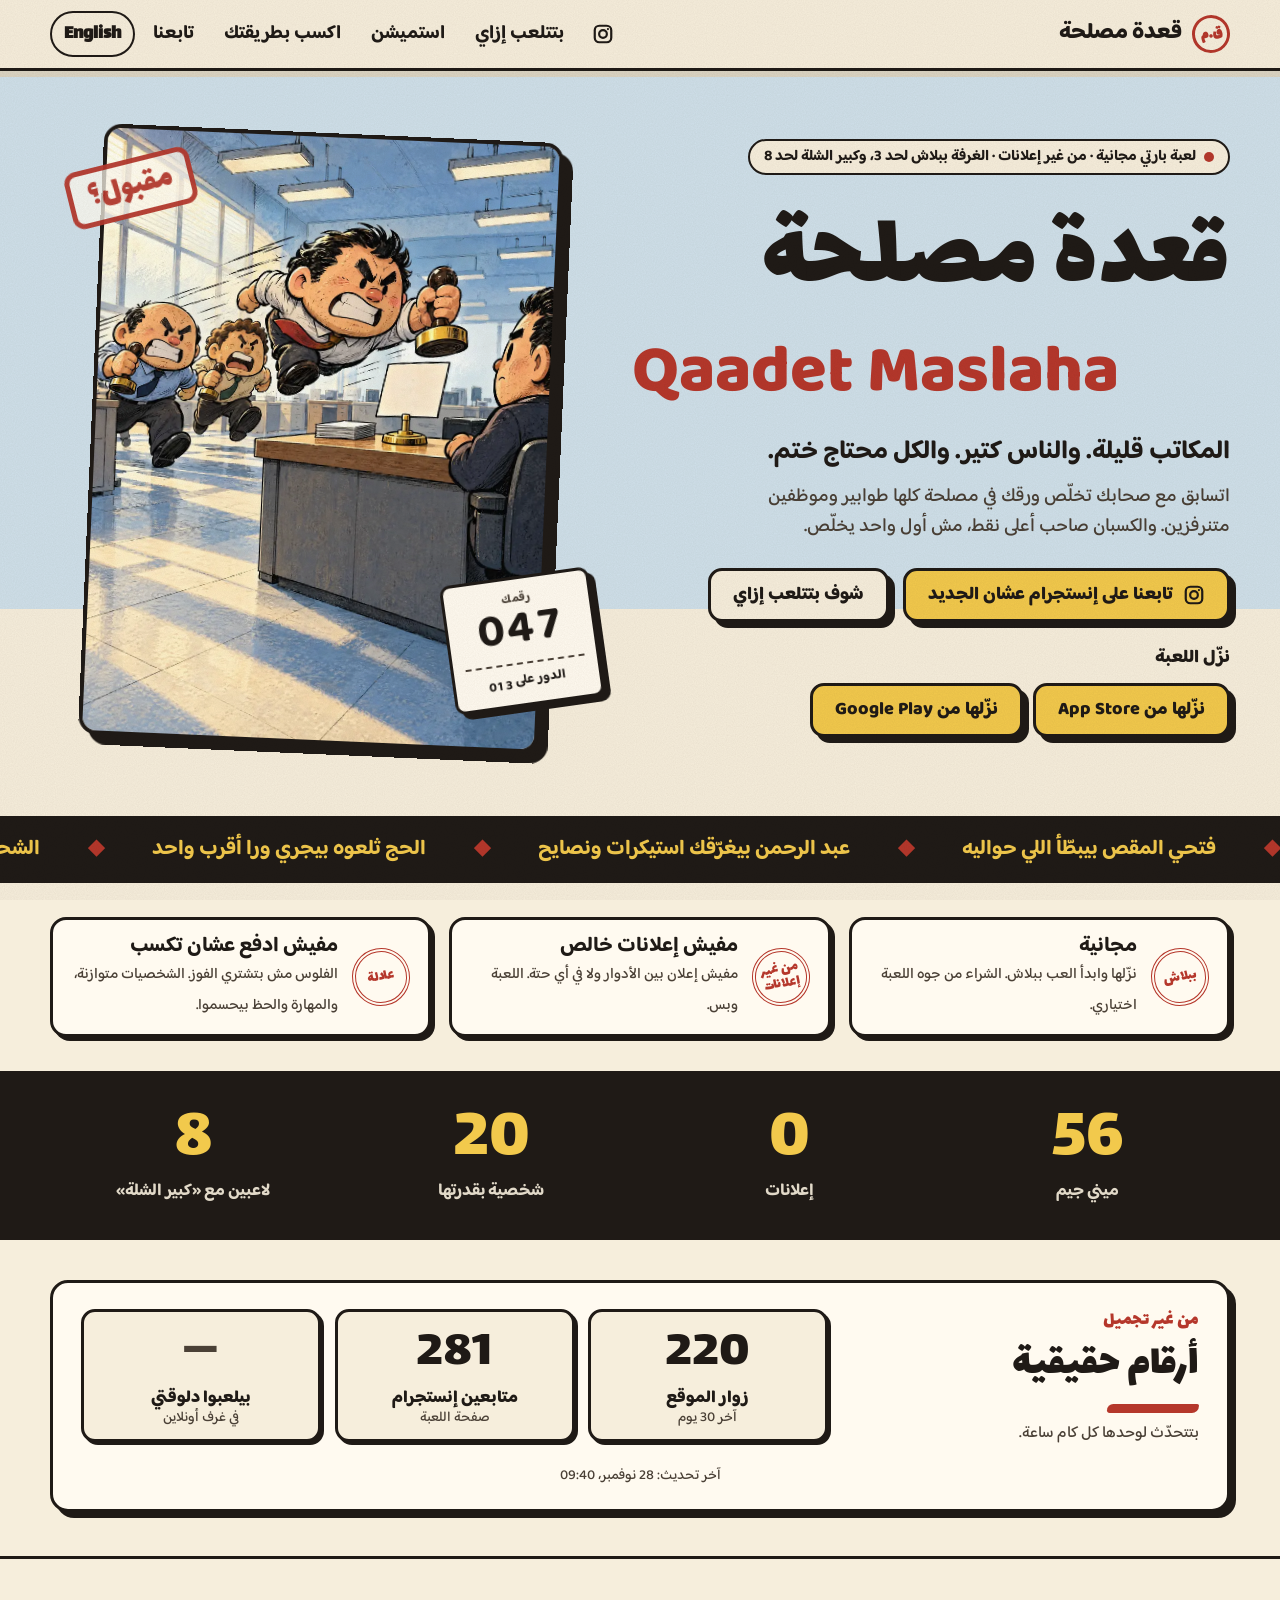
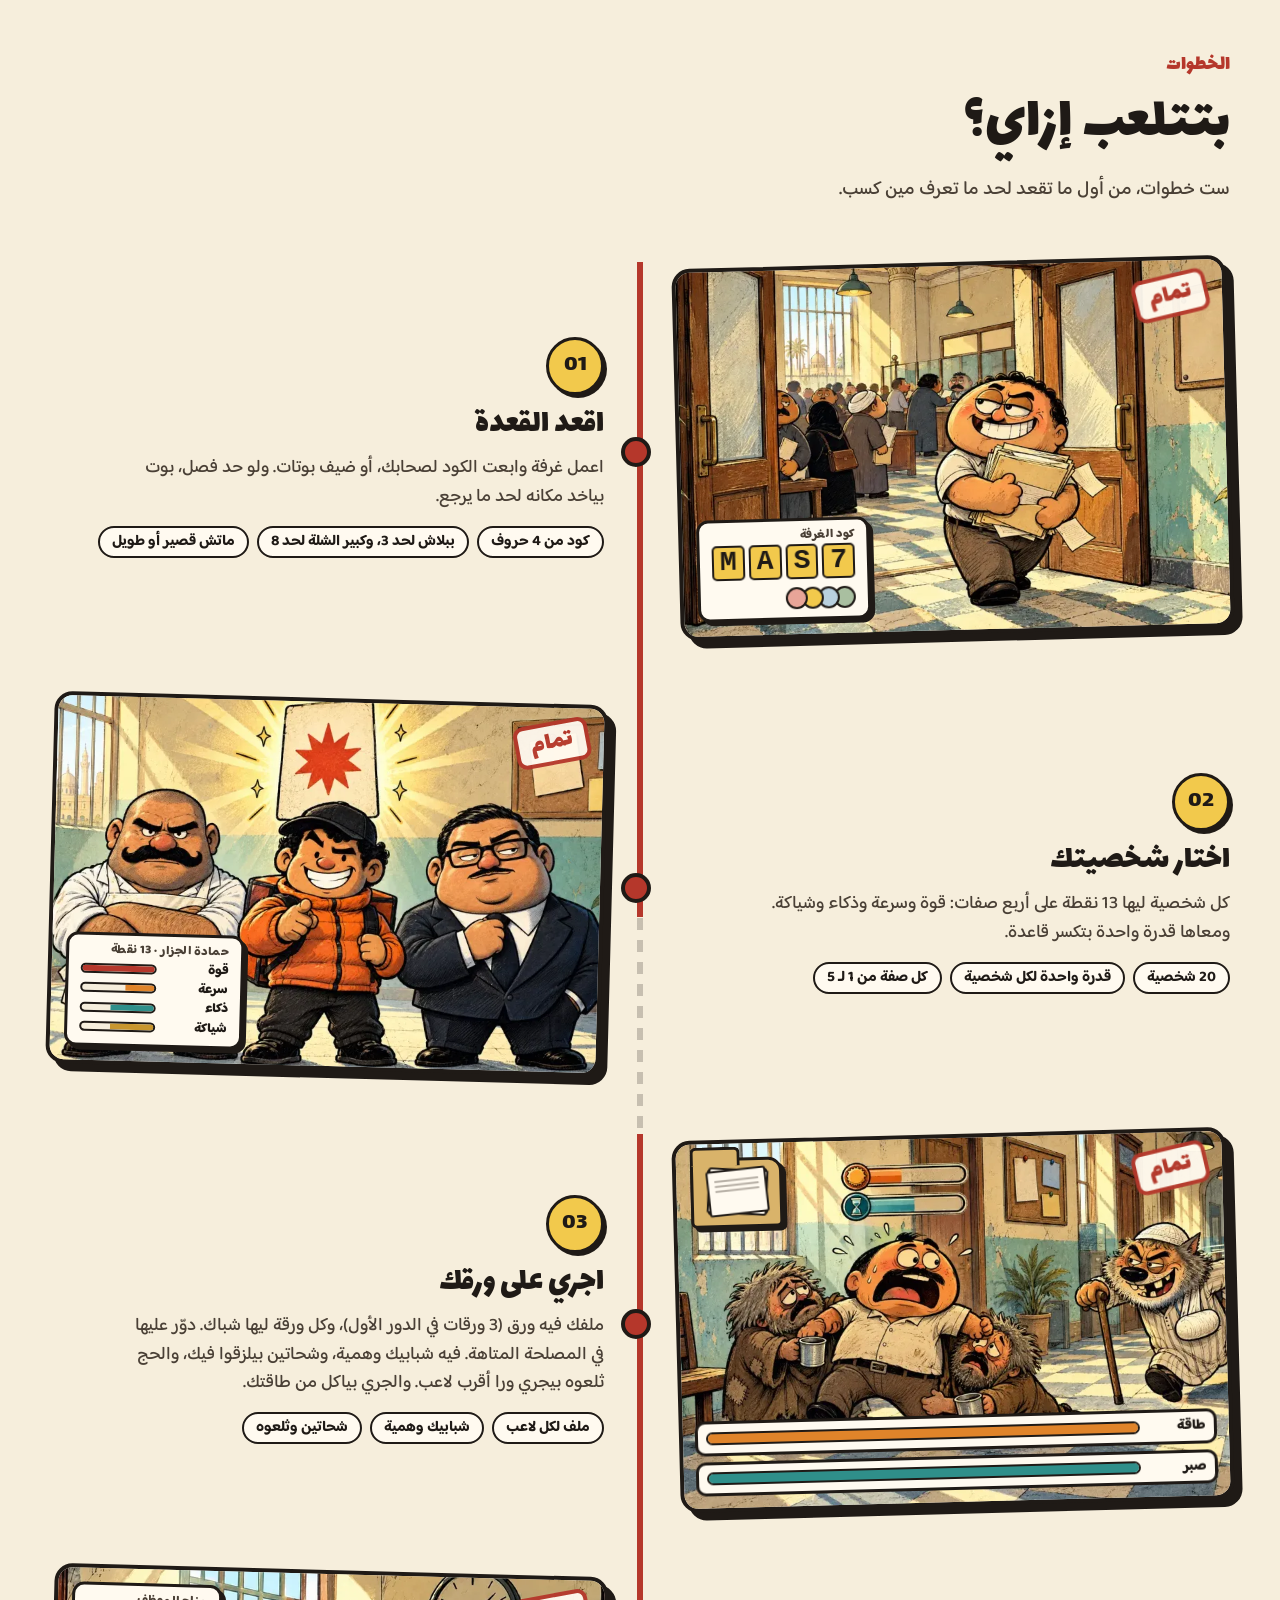
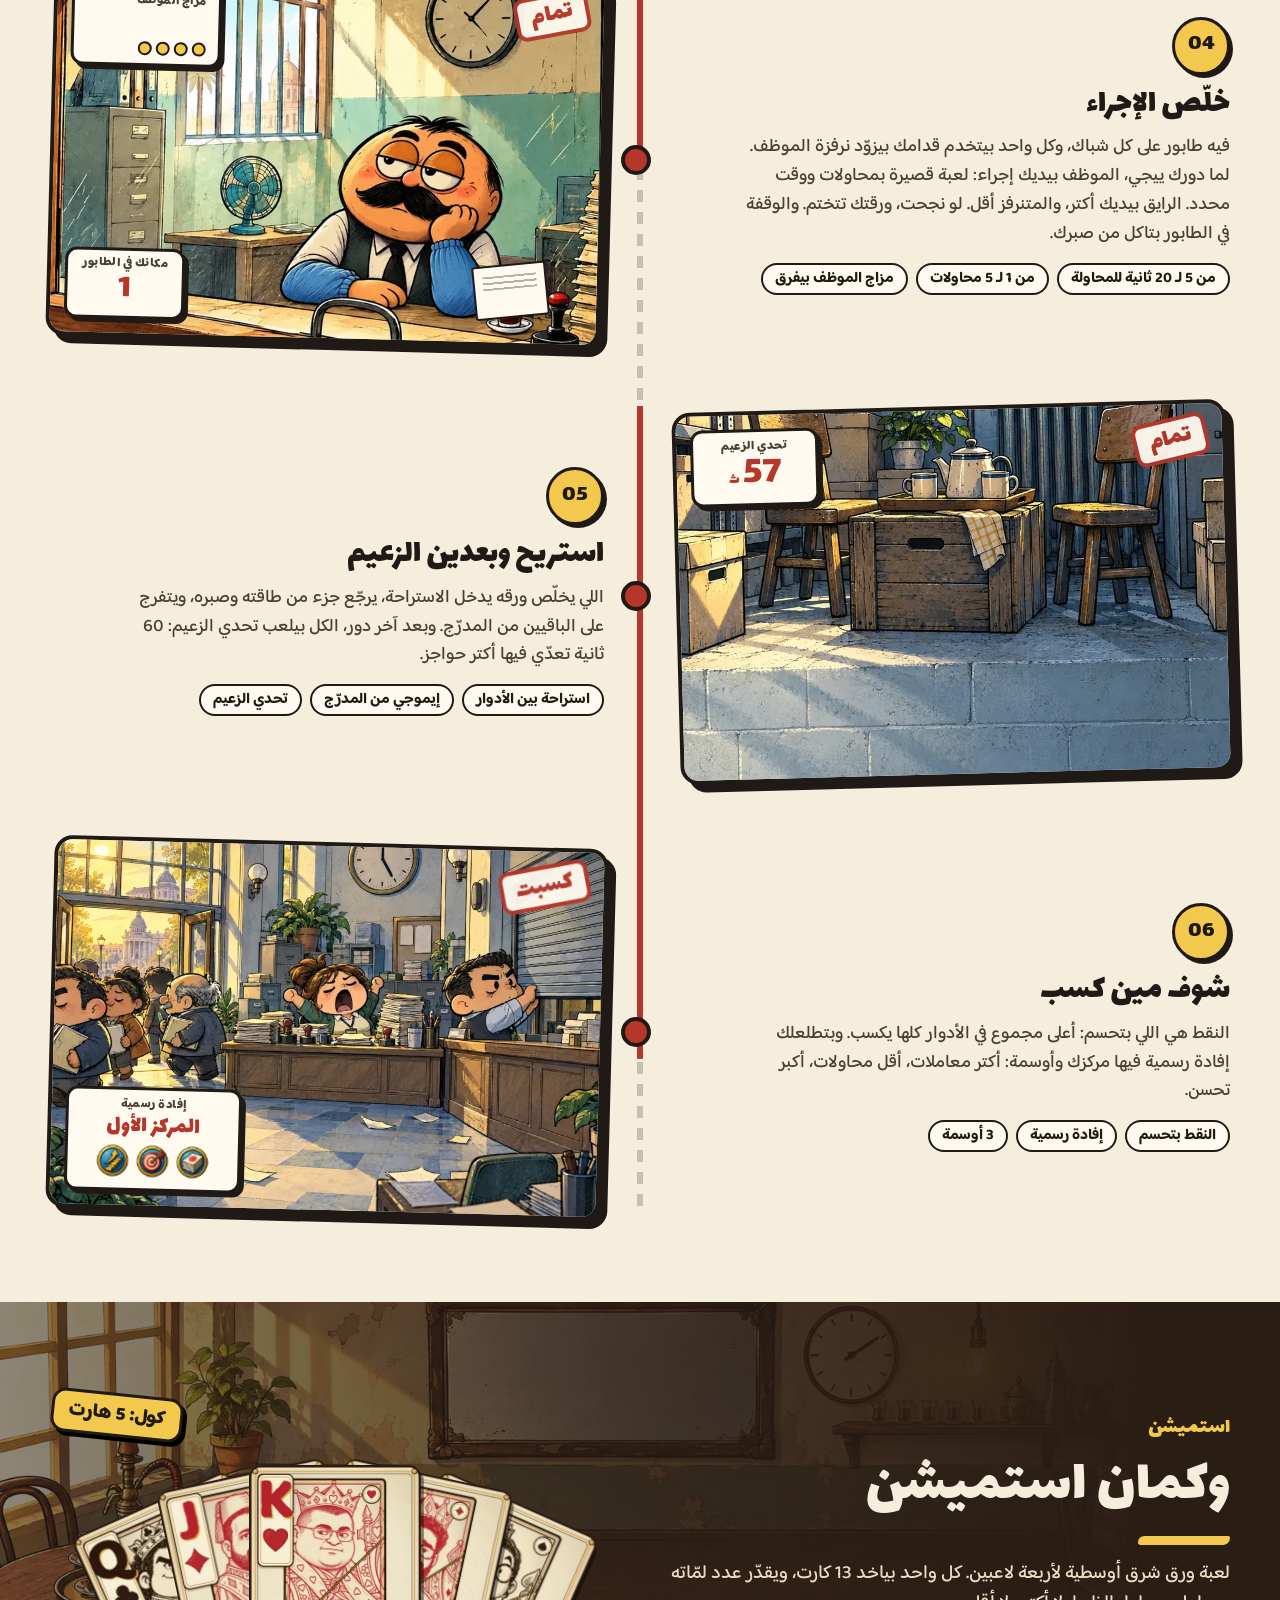
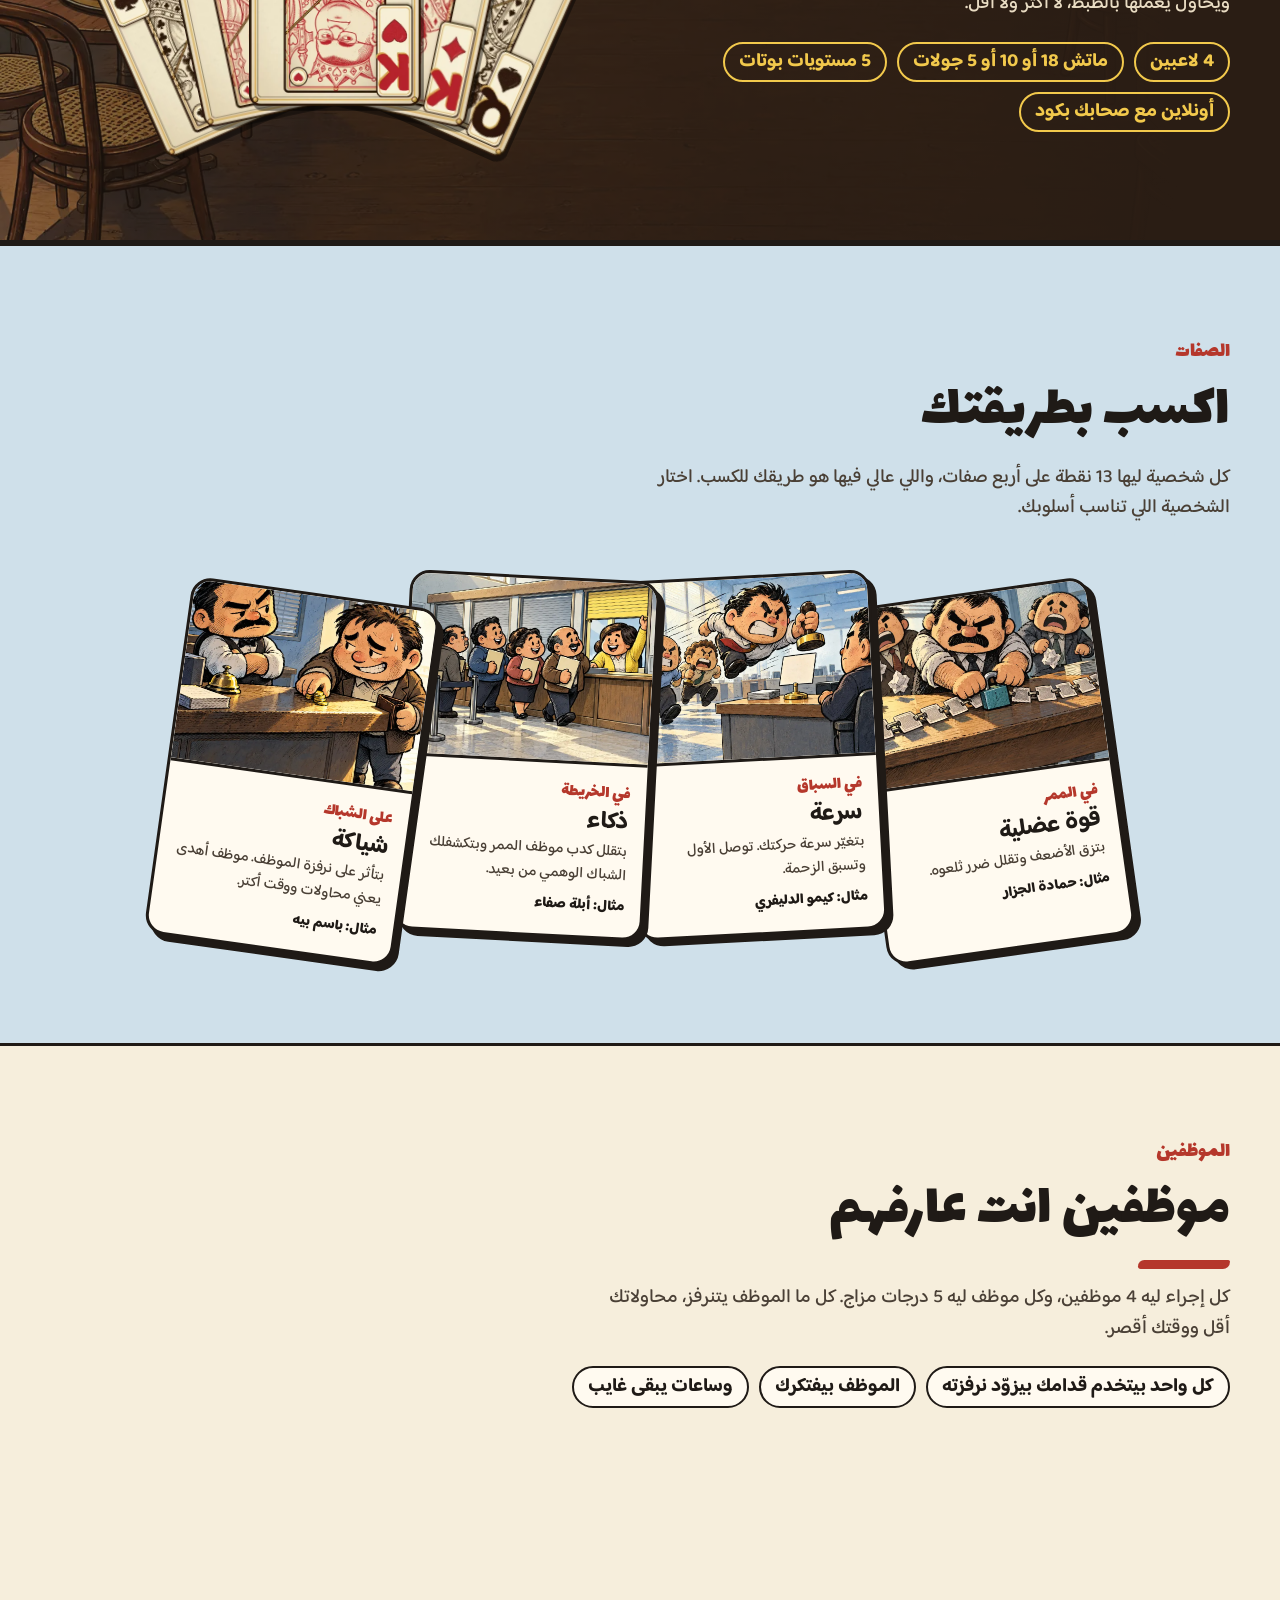
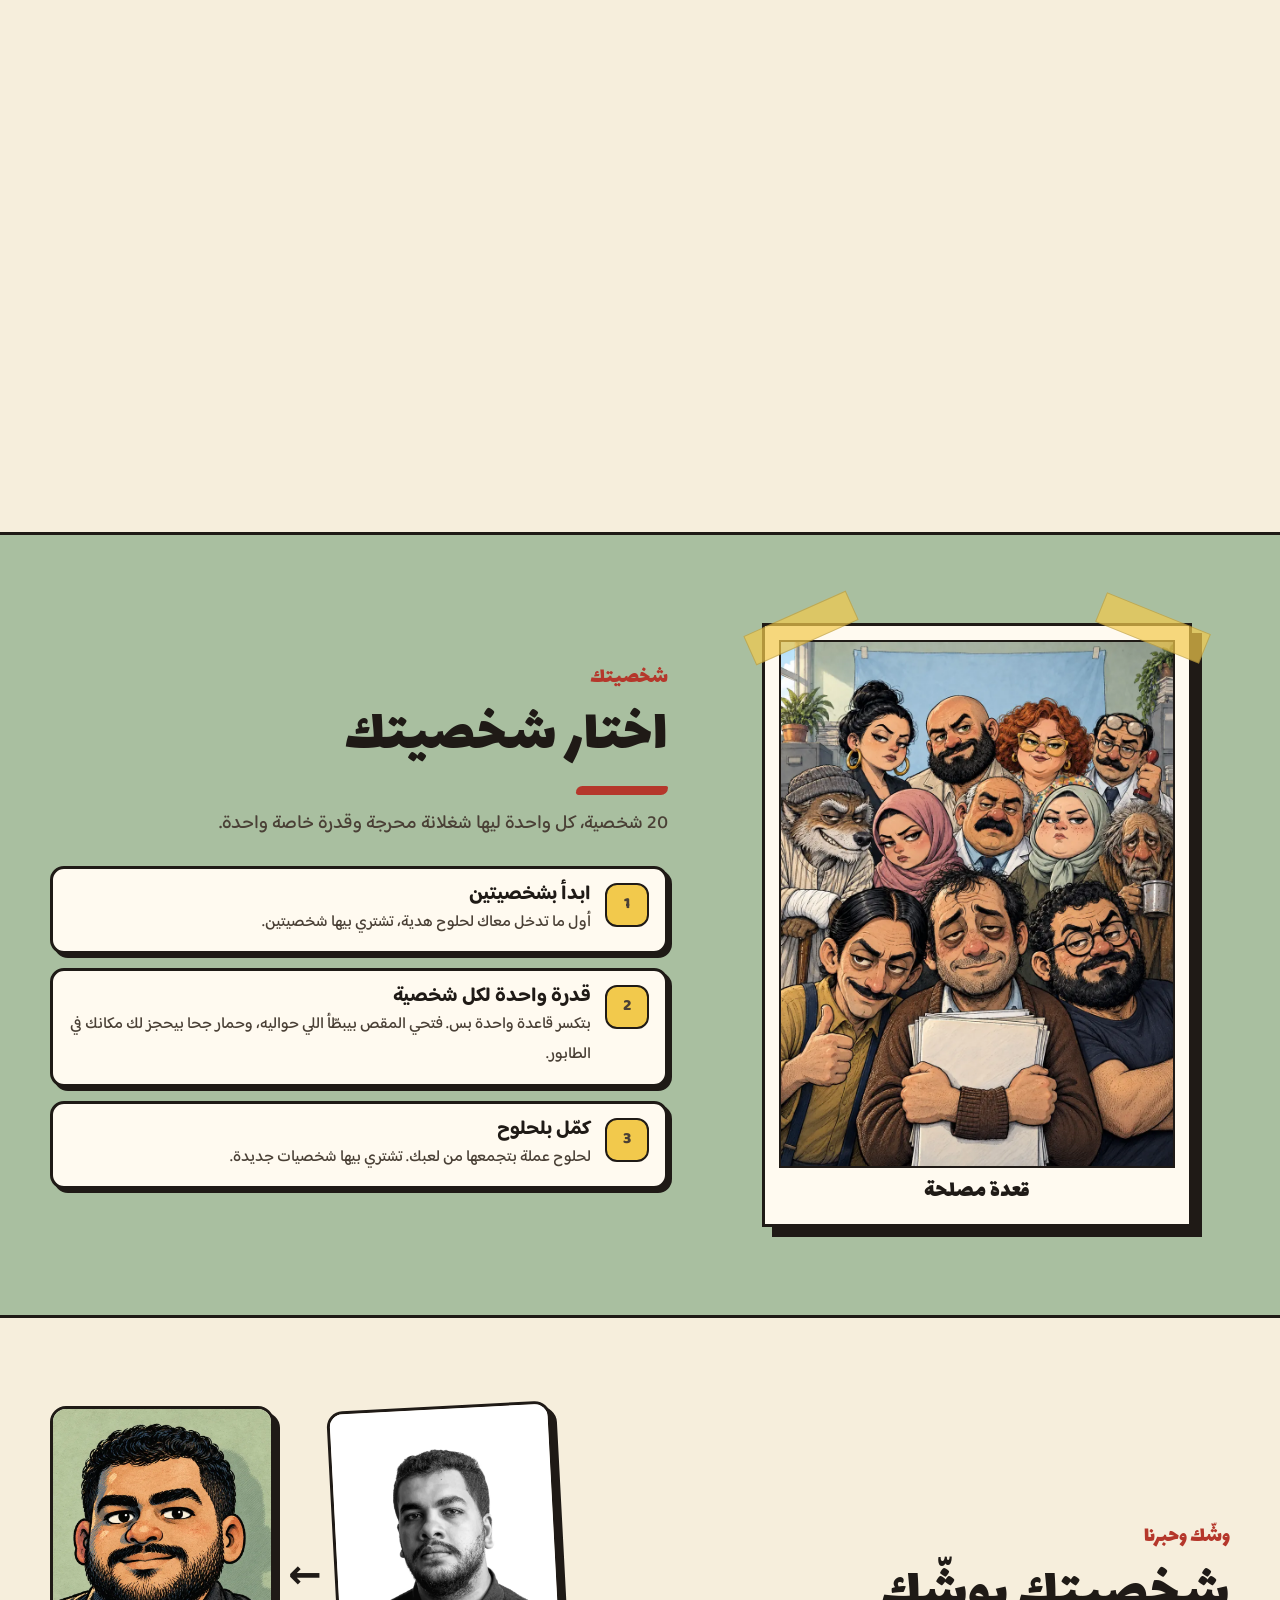
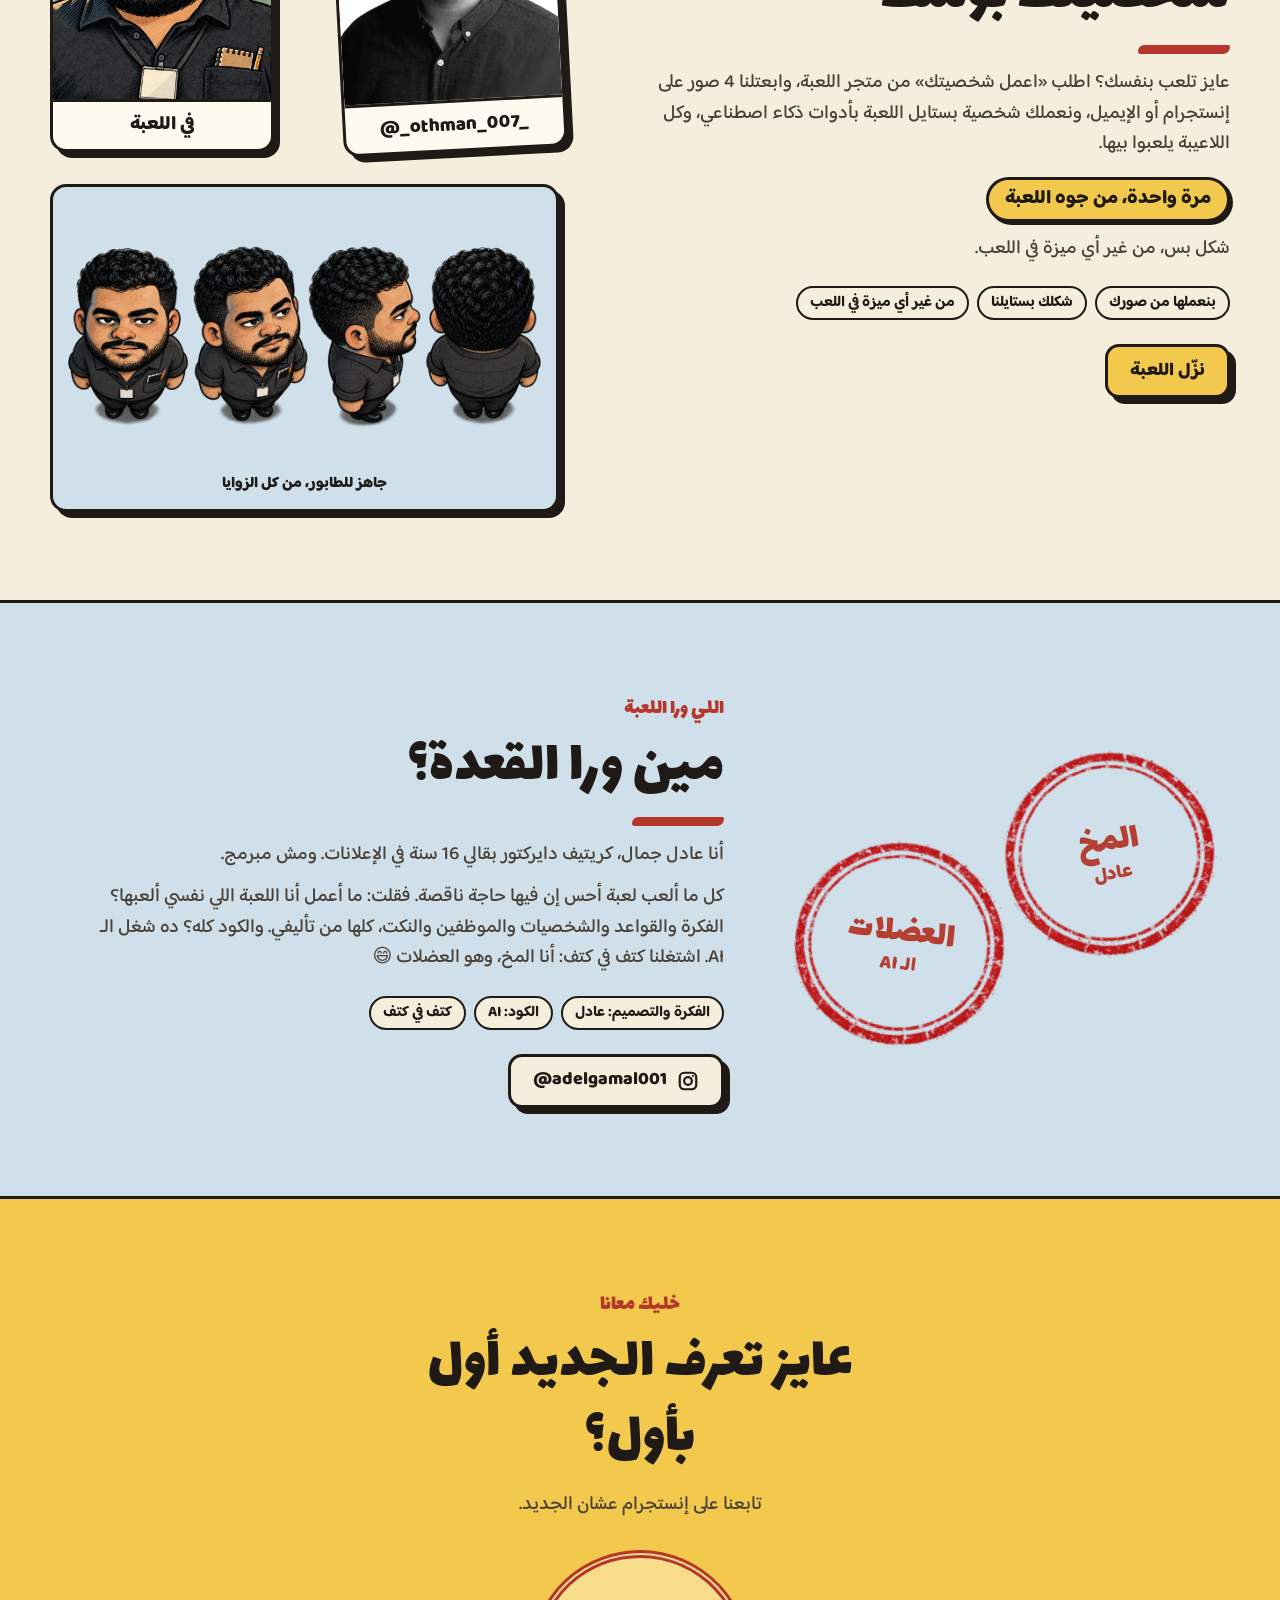
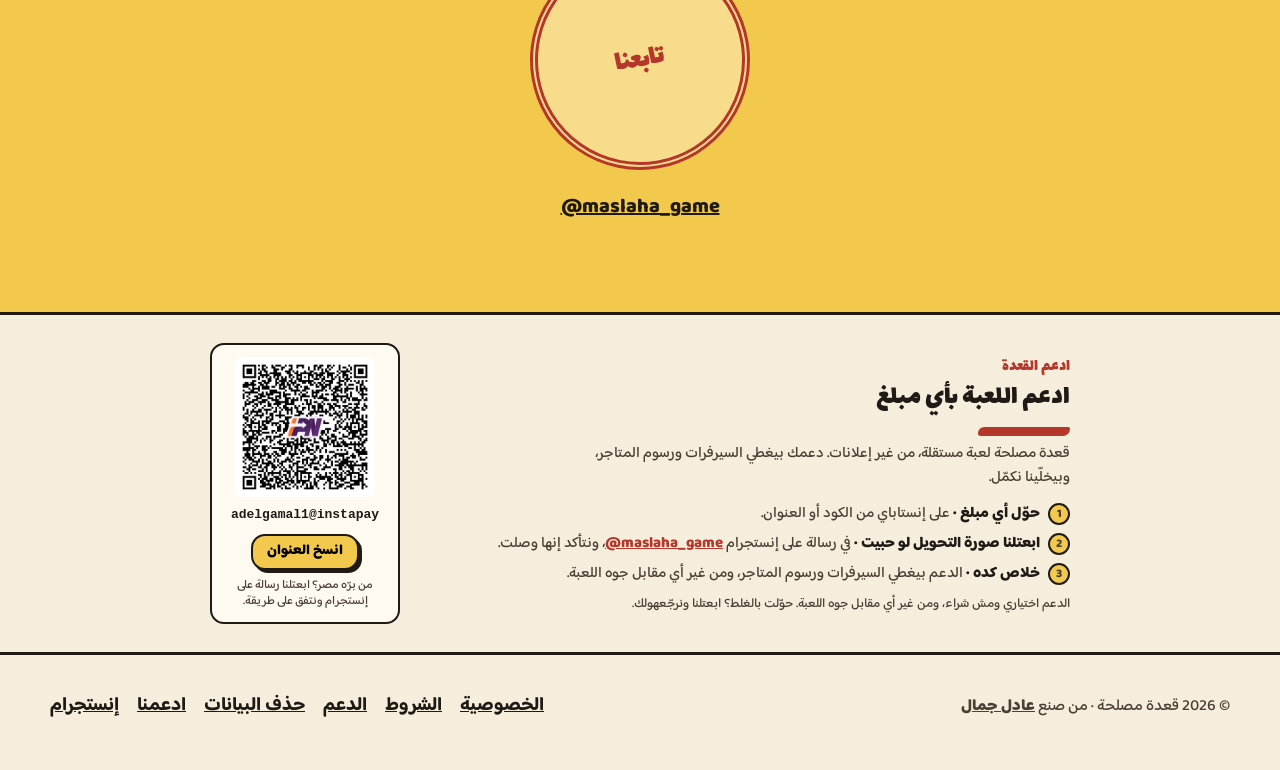
<file: index.html>
<!doctype html>
<html lang="ar" dir="rtl">
<head>
<meta charset="utf-8">
<meta name="viewport" content="width=device-width, initial-scale=1">
<meta name="theme-color" content="#cfe0ea">
<meta name="referrer" content="no-referrer">
<title>قعدة مصلحة | لعبة بارتي مجانية عن ورق المصالح</title>
<meta name="description" content="اتسابق مع صحابك تخلّص ورقك في المصلحة. وكمان استميشن، لعبة ورق شرق أوسطية. مجانية، من غير إعلانات، ومفيش ادفع عشان تكسب. على iPhone وأندرويد.">
<meta property="og:title" content="قعدة مصلحة">
<meta property="og:description" content="المكاتب قليلة. والناس كتير. والكل محتاج ختم. مجانية ومن غير إعلانات.">
<link rel="canonical" href="https://maslahagame.com/">
<meta property="og:image" content="https://maslahagame.com/img/race.webp">
<link rel="preload" href="fonts/baloo-arabic.woff2" as="font" type="font/woff2" crossorigin>
<link rel="preload" href="fonts/lalezar-arabic.woff2" as="font" type="font/woff2" crossorigin>
<link rel="preload" href="fonts/baloo-latin.woff2" as="font" type="font/woff2" crossorigin>
<link rel="icon" href="favicon.ico" sizes="any">
<link rel="stylesheet" href="home.css?v=9deb05c9">
<link rel="alternate" hreflang="en" href="en.html">
<link rel="alternate" hreflang="ar" href="index.html">
</head>
<body>

<header class="nav"><div class="wrap">
  <a class="logo" href="index.html"><span class="seal" aria-hidden="true">ق.م</span>قعدة مصلحة</a>
  <nav aria-label="القائمة"><a class="navig" href="https://www.instagram.com/maslaha_game" data-cta="nav" rel="noopener noreferrer" aria-label="إنستجرام"><svg viewBox="0 0 24 24" width="22" height="22" aria-hidden="true" fill="none" stroke="currentColor" stroke-width="2.4"><rect x="3" y="3" width="18" height="18" rx="5"/><circle cx="12" cy="12" r="4.2"/><circle cx="17.4" cy="6.6" r="1.2" fill="currentColor" stroke="none"/></svg></a><a href="#how">بتتلعب إزاي</a><a href="#estimation">استميشن</a><a href="#ways">اكسب بطريقتك</a><a href="#play">تابعنا</a><a class="lang" href="en.html" lang="en" hreflang="en">English</a></nav>
</div></header>
<div class="qprog" aria-hidden="true"><i></i></div>

<main id="content">
<div class="hero"><div class="papers" aria-hidden="true"><i style="--x:6%;--s:1;--d:-2s;--t:17s;--r0:-20deg;--dx:34px"></i><i style="--x:20%;--s:0.8;--d:-9s;--t:21s;--r0:14deg;--dx:-26px"></i><i style="--x:36%;--s:1.1;--d:-5s;--t:19s;--r0:-8deg;--dx:30px"></i><i style="--x:52%;--s:0.9;--d:-13s;--t:23s;--r0:24deg;--dx:-34px"></i><i style="--x:67%;--s:1;--d:-7s;--t:18s;--r0:-30deg;--dx:28px"></i><i style="--x:82%;--s:0.85;--d:-15s;--t:22s;--r0:10deg;--dx:-30px"></i><i style="--x:93%;--s:1.05;--d:-3s;--t:20s;--r0:-14deg;--dx:24px"></i><i style="--x:45%;--s:0.75;--d:-11s;--t:25s;--r0:28deg;--dx:-20px"></i></div><div class="wrap">
  <div>
    <span class="eyebrow"><span class="dot"></span>لعبة بارتي مجانية · من غير إعلانات · الغرفة ببلاش لحد 3، وكبير الشلة لحد 8</span>
    <h1>قعدة مصلحة<span class="ar" lang="en" dir="ltr">Qaadet Maslaha</span></h1>
    <p class="tag">المكاتب قليلة. والناس كتير. والكل محتاج ختم.</p>
    <p class="lead">اتسابق مع صحابك تخلّص ورقك في مصلحة كلها طوابير وموظفين متنرفزين. والكسبان صاحب أعلى نقط، مش أول واحد يخلّص.</p>
    <div class="cta-row">
      <a class="btn" href="https://www.instagram.com/maslaha_game" data-cta="hero" rel="noopener noreferrer"><svg viewBox="0 0 24 24" width="22" height="22" aria-hidden="true" fill="none" stroke="currentColor" stroke-width="2.4"><rect x="3" y="3" width="18" height="18" rx="5"/><circle cx="12" cy="12" r="4.2"/><circle cx="17.4" cy="6.6" r="1.2" fill="currentColor" stroke="none"/></svg>تابعنا على إنستجرام عشان الجديد</a>
      <a class="btn ghost" href="#how">شوف بتتلعب إزاي</a>
    </div>
    <div class="stores" id="get" role="group" aria-label="نزّل اللعبة"><b class="get-h">نزّل اللعبة</b><a class="btn" href="https://apps.apple.com/eg/app/id6815344684" rel="noopener noreferrer">نزّلها من App Store</a><a class="btn" href="https://play.google.com/store/apps/details?id=com.adelgamal.qaadetmaslaha" rel="noopener noreferrer">نزّلها من Google Play</a></div>
  </div>
  <div class="art">
    <div class="frame"><img src="img/race.webp" width="900" height="1200" alt="تلات لاعيبة بينطّوا على مكتب الموظف وفي إيدهم أختام" fetchpriority="high"></div>
    <div class="ticket" aria-hidden="true"><small>رقمك</small><b data-roll="047">047</b><div class="perf">الدور على <span id="num" data-roll="012">012</span></div></div>
    <div class="stampmark" aria-hidden="true">مقبول؟</div>
  </div>
</div></div>

<div class="board" aria-hidden="true"><div class="track">
  <span>فتحي المقص بيبطّأ اللي حواليه</span><span>عبد الرحمن بيغرّقك استيكرات ونصايح</span><span>الحج ثلعوه بيجري ورا أقرب واحد</span><span>الشحاتين بيجروا من الزلحاوي</span><span>الشحاتين مابيقربوش من أبلة صفاء</span><span>حمار جحا بيحجز لك مكانك</span><span>نينجا الطابور بيعدّي من الزحمة</span><span>رأفت الهجام بيبدّل ورقه مع اللي يعدّي</span><span>عبده الكهربائي بيقطع النور على الكل</span><span>الموظف الرايق بيدّيك وقت أكتر</span>
  <span>فتحي المقص بيبطّأ اللي حواليه</span><span>عبد الرحمن بيغرّقك استيكرات ونصايح</span><span>الحج ثلعوه بيجري ورا أقرب واحد</span><span>الشحاتين بيجروا من الزلحاوي</span><span>الشحاتين مابيقربوش من أبلة صفاء</span><span>حمار جحا بيحجز لك مكانك</span><span>نينجا الطابور بيعدّي من الزحمة</span><span>رأفت الهجام بيبدّل ورقه مع اللي يعدّي</span><span>عبده الكهربائي بيقطع النور على الكل</span><span>الموظف الرايق بيدّيك وقت أكتر</span>
</div></div>

<div class="promise"><div class="wrap">
  <div class="pledge reveal"><span class="seal2" aria-hidden="true">ببلاش</span><div><b>مجانية</b><span>نزّلها وابدأ العب ببلاش. الشراء من جوه اللعبة اختياري.</span></div></div>
  <div class="pledge reveal"><span class="seal2" aria-hidden="true">من غير<br>إعلانات</span><div><b>مفيش إعلانات خالص</b><span>مفيش إعلان بين الأدوار ولا في أي حتة. اللعبة وبس.</span></div></div>
  <div class="pledge reveal"><span class="seal2" aria-hidden="true">عادلة</span><div><b>مفيش ادفع عشان تكسب</b><span>الفلوس مش بتشتري الفوز. الشخصيات متوازنة، والمهارة والحظ بيحسموا.</span></div></div>
</div></div>

<div class="stats"><div class="wrap"><div class="stat reveal"><b data-to="56">56</b><span>ميني جيم</span></div><div class="stat reveal"><b data-to="0">0</b><span>إعلانات</span></div><div class="stat reveal"><b data-to="20">20</b><span>شخصية بقدرتها</span></div><div class="stat reveal"><b data-to="8">8</b><span>لاعبين مع «كبير الشلة»</span></div></div></div>

<section id="real" class="real" data-json="stats.json" data-live="https://de-fra-2bb59b4f.colyseus.cloud/stats" data-soon="قريب" data-none="—" data-months="يناير,فبراير,مارس,أبريل,مايو,يونيو,يوليو,أغسطس,سبتمبر,أكتوبر,نوفمبر,ديسمبر" data-updated="آخر تحديث:"><div class="wrap">
  <div class="realbox reveal" role="group" aria-label="أرقام الموقع واللعبة">
    <div class="realhead"><p class="kicker">من غير تجميل</p><h2>أرقام حقيقية</h2><p class="sub">بتتحدّث لوحدها كل كام ساعة.</p></div>
    <div class="real3"><div class="rt" data-k="visitors" data-state="wait"><b>—</b><span>زوار الموقع</span><small>آخر 30 يوم</small></div><div class="rt" data-k="ig" data-state="wait"><b>—</b><span>متابعين إنستجرام</span><small>صفحة اللعبة</small></div><div class="rt" data-k="live" data-state="wait"><i class="rdot" aria-hidden="true"></i><b>—</b><span>بيلعبوا دلوقتي</span><small>في غرف أونلاين</small></div></div>
    <p class="upd" hidden></p>
  </div>
</div></section>

<section id="how" class="how"><div class="wrap">
  <p class="kicker">الخطوات</p>
  <h2>بتتلعب إزاي؟</h2>
  <p class="sub">ست خطوات، من أول ما تقعد لحد ما تعرف مين كسب.</p>
  <ol class="flow">
    <li class="stepx reveal">
      <i class="inkline" aria-hidden="true"></i>
      <div class="stepx-pic"><img src="img/step-room.webp" width="960" height="540" alt="لاعب داخل المصلحة ماسك ملفه وقدامه زحمة" loading="lazy"><div class="wgt code" aria-hidden="true"><small>كود الغرفة</small><b><span>M</span><span>A</span><span>S</span><span>7</span></b><i class="joiners"><u></u><u></u><u></u><u></u></i></div><span class="okx" aria-hidden="true">تمام</span></div>
      <div class="stepx-txt"><span class="stepx-no">01</span><h3>اقعد القعدة</h3><p>اعمل غرفة وابعت الكود لصحابك، أو ضيف بوتات. ولو حد فصل، بوت بياخد مكانه لحد ما يرجع.</p><div class="chipsx"><span>كود من 4 حروف</span><span>ببلاش لحد 3، وكبير الشلة لحد 8</span><span>ماتش قصير أو طويل</span></div></div>
    </li>
    <li class="stepx reveal">
      <i class="inkline" aria-hidden="true"></i>
      <div class="stepx-pic"><img src="img/step-chars.webp" width="960" height="540" alt="تلات شخصيات: جزار وطيار دليفري ورجل أعمال" loading="lazy"><div class="wgt cstat" aria-hidden="true"><small>حمادة الجزار · 13 نقطة</small><div class="sr" style="--n:5;--k:0"><span>قوة</span><i></i></div><div class="sr" style="--n:2;--k:1"><span>سرعة</span><i></i></div><div class="sr" style="--n:3;--k:2"><span>ذكاء</span><i></i></div><div class="sr" style="--n:3;--k:3"><span>شياكة</span><i></i></div></div><span class="okx" aria-hidden="true">تمام</span></div>
      <div class="stepx-txt"><span class="stepx-no">02</span><h3>اختار شخصيتك</h3><p>كل شخصية ليها 13 نقطة على أربع صفات: قوة وسرعة وذكاء وشياكة. ومعاها قدرة واحدة بتكسر قاعدة.</p><div class="chipsx"><span>20 شخصية</span><span>قدرة واحدة لكل شخصية</span><span>كل صفة من 1 لـ 5</span></div></div>
    </li>
    <li class="stepx reveal">
      <i class="inkline" aria-hidden="true"></i>
      <div class="stepx-pic"><img src="img/step-hazards.webp" width="960" height="540" alt="شحاتين لازقين في لاعب والحج ثلعوه بيجري ورا حد" loading="lazy"><div class="wgt file" aria-hidden="true"><i></i><i></i><i></i></div><div class="bars" aria-hidden="true"><div class="bar nrg"><span>طاقة</span><i></i></div><div class="bar pat"><span>صبر</span><i></i></div></div><span class="okx" aria-hidden="true">تمام</span></div>
      <div class="stepx-txt"><span class="stepx-no">03</span><h3>اجري على ورقك</h3><p>ملفك فيه ورق (3 ورقات في الدور الأول)، وكل ورقة ليها شباك. دوّر عليها في المصلحة المتاهة. فيه شبابيك وهمية، وشحاتين بيلزقوا فيك، والحج ثلعوه بيجري ورا أقرب لاعب. والجري بياكل من طاقتك.</p><div class="chipsx"><span>ملف لكل لاعب</span><span>شبابيك وهمية</span><span>شحاتين وثلعوه</span></div></div>
    </li>
    <li class="stepx reveal">
      <i class="inkline" aria-hidden="true"></i>
      <div class="stepx-pic"><img src="img/step-clerk.webp" width="960" height="552" alt="موظف مسنود على إيده ورا الشباك وعلى المكتب ختم وشاي" loading="lazy"><div class="wgt visit" aria-hidden="true"><small>مزاج الموظف</small><b class="moodtxt"><span>رايق</span><span>فايق</span><span>زهقان</span><span>متنرفز</span><span>غضبان جداً</span></b><i class="tries"><u></u><u></u><u></u><u></u></i></div><div class="wgt queue" aria-hidden="true"><small>مكانك في الطابور</small><b class="qn" data-go="دورك">3</b></div><div class="deskpaper" aria-hidden="true"></div><i class="bigstamp2" data-t="تم" aria-hidden="true"></i><span class="okx" aria-hidden="true">تمام</span></div>
      <div class="stepx-txt"><span class="stepx-no">04</span><h3>خلّص الإجراء</h3><p>فيه طابور على كل شباك، وكل واحد بيتخدم قدامك بيزوّد نرفزة الموظف. لما دورك ييجي، الموظف بيديك إجراء: لعبة قصيرة بمحاولات ووقت محدد. الرايق بيديك أكتر، والمتنرفز أقل. لو نجحت، ورقتك تتختم. والوقفة في الطابور بتاكل من صبرك.</p><div class="chipsx"><span>من 5 لـ 20 ثانية للمحاولة</span><span>من 1 لـ 5 محاولات</span><span>مزاج الموظف بيفرق</span></div></div>
    </li>
    <li class="stepx reveal">
      <i class="inkline" aria-hidden="true"></i>
      <div class="stepx-pic"><img src="img/step-rest.webp" width="960" height="679" alt="ركن استراحة فيه كراسي وغلاية شاي" loading="lazy"><div class="wgt bchal" aria-hidden="true"><small>تحدي الزعيم</small><b class="cd">60<small>ث</small></b><em class="bids"><u>+1</u><u>+1</u><u>×2</u><u>+1</u></em></div><span class="okx" aria-hidden="true">تمام</span></div>
      <div class="stepx-txt"><span class="stepx-no">05</span><h3>استريح وبعدين الزعيم</h3><p>اللي يخلّص ورقه يدخل الاستراحة، يرجّع جزء من طاقته وصبره، ويتفرج على الباقيين من المدرّج. وبعد آخر دور، الكل بيلعب تحدي الزعيم: 60 ثانية تعدّي فيها أكتر حواجز.</p><div class="chipsx"><span>استراحة بين الأدوار</span><span>إيموجي من المدرّج</span><span>تحدي الزعيم</span></div></div>
    </li>
    <li class="stepx reveal">
      <i class="inkline" aria-hidden="true"></i>
      <div class="stepx-pic"><img src="img/step-result.webp" width="960" height="717" alt="المصلحة وقت الغروب والناس خارجة منها" loading="lazy"><div class="wgt fax" aria-hidden="true"><small>إفادة رسمية</small><b>المركز الأول</b><i class="meds"><img src="img/medal-papers.webp" width="34" height="34" alt=""><img src="img/medal-attempts.webp" width="34" height="34" alt=""><img src="img/medal-climb.webp" width="34" height="34" alt=""></i></div><span class="okx" aria-hidden="true">كسبت</span></div>
      <div class="stepx-txt"><span class="stepx-no">06</span><h3>شوف مين كسب</h3><p>النقط هي اللي بتحسم: أعلى مجموع في الأدوار كلها يكسب. وبتطلعلك إفادة رسمية فيها مركزك وأوسمة: أكتر معاملات، أقل محاولات، أكبر تحسن.</p><div class="chipsx"><span>النقط بتحسم</span><span>إفادة رسمية</span><span>3 أوسمة</span></div></div>
    </li>
  </ol>
</div></section>

<section id="estimation" class="est">
  <div class="bg" style="background-image:url(img/cafe.webp)" aria-hidden="true"></div>
  <div class="wrap">
    <div class="reveal">
      <p class="kicker">استميشن</p>
      <h2>وكمان استميشن</h2>
      <p class="sub">لعبة ورق شرق أوسطية لأربعة لاعبين. كل واحد بياخد 13 كارت، ويقدّر عدد لمّاته ويحاول يعملها بالظبط، لا أكتر ولا أقل.</p>
      <div class="chips"><span>4 لاعبين</span><span>ماتش 18 أو 10 أو 5 جولات</span><span>5 مستويات بوتات</span><span>أونلاين مع صحابك بكود</span></div>
    </div>
    <div class="fan" aria-hidden="true" dir="ltr">
      <div class="pc"><div class="pf"><img class="fr" src="img/est/QC.webp" width="379" height="530" alt="" loading="lazy"><img class="bk" src="img/est/back.webp" width="379" height="530" alt="" loading="lazy"></div></div>
      <div class="pc"><div class="pf"><img class="fr" src="img/est/JD.webp" width="379" height="530" alt="" loading="lazy"><img class="bk" src="img/est/back.webp" width="379" height="530" alt="" loading="lazy"></div></div>
      <div class="pc"><div class="pf"><img class="fr" src="img/est/KH.webp" width="379" height="530" alt="" loading="lazy"><img class="bk" src="img/est/back.webp" width="379" height="530" alt="" loading="lazy"></div></div>
      <div class="pc"><div class="pf"><img class="fr" src="img/est/KD.webp" width="379" height="530" alt="" loading="lazy"><img class="bk" src="img/est/back.webp" width="379" height="530" alt="" loading="lazy"></div></div>
      <div class="pc"><div class="pf"><img class="fr" src="img/est/QS.webp" width="379" height="530" alt="" loading="lazy"><img class="bk" src="img/est/back.webp" width="379" height="530" alt="" loading="lazy"></div></div>
      <span class="call" dir="rtl">كول: 5 هارت</span>
    </div>
  </div>
</section>

<section id="ways" class="ways"><div class="wrap">
  <p class="kicker">الصفات</p>
  <h2>اكسب بطريقتك</h2>
  <p class="sub">كل شخصية ليها 13 نقطة على أربع صفات، واللي عالي فيها هو طريقك للكسب. اختار الشخصية اللي تناسب أسلوبك.</p>
  <div class="hand reveal">
    <div class="card"><div class="pic"><img src="img/sabotage.webp" alt="" loading="lazy"></div><div class="txt"><span class="suit">في الممر</span><h3>قوة عضلية</h3><p>بتزق الأضعف وتقلل ضرر ثلعوه.</p><em>مثال: حمادة الجزار</em></div></div>
    <div class="card"><div class="pic"><img src="img/race.webp" alt="" loading="lazy"></div><div class="txt"><span class="suit">في السباق</span><h3>سرعة</h3><p>بتغيّر سرعة حركتك. توصل الأول وتسبق الزحمة.</p><em>مثال: كيمو الدليفري</em></div></div>
    <div class="card"><div class="pic"><img src="img/window2.webp" alt="" loading="lazy"></div><div class="txt"><span class="suit">في الخريطة</span><h3>ذكاء</h3><p>بتقلل كدب موظف الممر وبتكشفلك الشباك الوهمي من بعيد.</p><em>مثال: أبلة صفاء</em></div></div>
    <div class="card"><div class="pic"><img src="img/auction.webp" alt="" loading="lazy"></div><div class="txt"><span class="suit">على الشباك</span><h3>شياكة</h3><p>بتأثر على نرفزة الموظف. موظف أهدى يعني محاولات ووقت أكتر.</p><em>مثال: باسم بيه</em></div></div>
  </div>
</div></section>

<section id="clerks" class="clerks"><div class="wrap">
  <div class="reveal">
    <p class="kicker">الموظفين</p>
    <h2>موظفين انت عارفهم</h2>
    <p class="sub">كل إجراء ليه 4 موظفين، وكل موظف ليه 5 درجات مزاج. كل ما الموظف يتنرفز، محاولاتك أقل ووقتك أقصر.</p>
    <div class="moods"><span class="mood">كل واحد بيتخدم قدامك بيزوّد نرفزته</span><span class="mood">الموظف بيفتكرك</span><span class="mood">وساعات يبقى غايب</span></div>
  </div>
  <ol class="ladder">
      <li class="rung reveal"><img src="img/mood-1.webp" width="360" height="637" alt="الموظف رايق ومكتبه مرتب" loading="lazy"><span class="no" aria-hidden="true">1</span><b>رايق</b></li>
      <li class="rung reveal"><img src="img/mood-2.webp" width="360" height="637" alt="الموظف فايق وفيه شوية ورق على المكتب" loading="lazy"><span class="no" aria-hidden="true">2</span><b>فايق</b></li>
      <li class="rung reveal"><img src="img/mood-3.webp" width="360" height="637" alt="الموظف زهقان والورق بيزيد" loading="lazy"><span class="no" aria-hidden="true">3</span><b>زهقان</b></li>
      <li class="rung reveal"><img src="img/mood-4.webp" width="360" height="637" alt="الموظف متنرفز والورق كوم والشاي اتدلق" loading="lazy"><span class="no" aria-hidden="true">4</span><b>متنرفز</b></li>
      <li class="rung reveal"><img src="img/mood-5.webp" width="360" height="637" alt="الموظف غضبان جداً والورق مغطي المكتب" loading="lazy"><span class="no" aria-hidden="true">5</span><b>غضبان جداً</b></li>
  </ol>
  <div class="boss reveal"><div class="door" aria-hidden="true"></div><div><b>وصلت آخر مصلحة؟</b>يبقى عندك مقابلة مع سكرتيرة مدير المصلحة. بتبعتك للإجراء اللي إنت أضعف فيه، ومش هتدخل للمدير غير لما تعدّيه.</div></div>
</div></section>

<section class="chars"><div class="wrap">
  <figure class="polaroid reveal"><img src="img/selfie.webp" width="900" height="1200" alt="سيلفي زحمة لشخصيات المصلحة" loading="lazy"><figcaption>قعدة مصلحة</figcaption></figure>
  <div class="reveal">
    <p class="kicker">شخصيتك</p>
    <h2>اختار شخصيتك</h2>
    <p class="sub">20 شخصية، كل واحدة ليها شغلانة محرجة وقدرة خاصة واحدة.</p>
    <div class="opts">
      <div class="opt"><span class="ic">1</span><div><b>ابدأ بشخصيتين</b><span>أول ما تدخل معاك لحلوح هدية، تشتري بيها شخصيتين.</span></div></div>
      <div class="opt"><span class="ic">2</span><div><b>قدرة واحدة لكل شخصية</b><span>بتكسر قاعدة واحدة بس. فتحي المقص بيبطّأ اللي حواليه، وحمار جحا بيحجز لك مكانك في الطابور.</span></div></div>
      <div class="opt"><span class="ic">3</span><div><b>كمّل بلحلوح</b><span>لحلوح عملة بتجمعها من لعبك. تشتري بيها شخصيات جديدة.</span></div></div>
    </div>
  </div>
</div></section>

<section id="custom" class="custom"><div class="wrap">
  <div class="reveal">
    <p class="kicker">وشّك وحبرنا</p>
    <h2>شخصيتك بوشّك</h2>
    <p class="sub">عايز تلعب بنفسك؟ اطلب «اعمل شخصيتك» من متجر اللعبة، وابعتلنا 4 صور على إنستجرام أو الإيميل، ونعملك شخصية بستايل اللعبة بأدوات ذكاء اصطناعي، وكل اللاعيبة يلعبوا بيها.</p>
    <span class="price">مرة واحدة، من جوه اللعبة</span>
    <p class="sub">شكل بس، من غير أي ميزة في اللعب.</p>
    <div class="facts-row"><span>بنعملها من صورك</span><span>شكلك بستايلنا</span><span>من غير أي ميزة في اللعب</span></div>
    <div class="cta-row" style="margin-top:24px"><a class="btn" href="#get">نزّل اللعبة</a></div>
  </div>
  <div class="case reveal" aria-label="مثال: عثمان">
    <figure><img src="img/othman-photo.webp" width="720" height="960" alt="عثمان" loading="lazy"><figcaption><a href="https://www.instagram.com/_othman_007_" rel="noopener noreferrer" dir="ltr">@_othman_007_</a></figcaption></figure>
    <span class="arrow" aria-hidden="true">→</span>
    <figure><img src="img/othman-char.webp" width="720" height="960" alt="عثمان — في اللعبة" loading="lazy"><figcaption>في اللعبة</figcaption></figure>
    <div class="turn"><img src="img/othman-turn.webp" width="1100" height="629" alt="شخصية عثمان من أربع زوايا" loading="lazy"><span>جاهز للطابور، من كل الزوايا</span></div>
  </div>
</div></section>

<section id="maker" class="maker"><div class="wrap">
  <div class="seals reveal" aria-hidden="true"><div class="seal3"><b>المخ</b><span>عادل</span></div><div class="seal3"><b>العضلات</b><span>الـ AI</span></div></div>
  <div class="reveal">
    <p class="kicker">اللي ورا اللعبة</p>
    <h2>مين ورا القعدة؟</h2>
    <p class="sub">أنا عادل جمال، كريتيف دايركتور بقالي 16 سنة في الإعلانات. ومش مبرمج.</p>
    <p class="sub">كل ما ألعب لعبة أحس إن فيها حاجة ناقصة. فقلت: ما أعمل أنا اللعبة اللي نفسي ألعبها؟ الفكرة والقواعد والشخصيات والموظفين والنكت، كلها من تأليفي. والكود كله؟ ده شغل الـ AI. اشتغلنا كتف في كتف: أنا المخ، وهو العضلات 😄</p>
    <div class="facts-row"><span>الفكرة والتصميم: عادل</span><span>الكود: AI</span><span>كتف في كتف</span></div>
    <div class="cta-row" style="margin-top:24px"><a class="btn ghost" href="https://www.instagram.com/adelgamal001" rel="noopener noreferrer"><svg viewBox="0 0 24 24" width="22" height="22" aria-hidden="true" fill="none" stroke="currentColor" stroke-width="2.4"><rect x="3" y="3" width="18" height="18" rx="5"/><circle cx="12" cy="12" r="4.2"/><circle cx="17.4" cy="6.6" r="1.2" fill="currentColor" stroke="none"/></svg><span dir="ltr">@adelgamal001</span></a></div>
  </div>
</div></section>

<section id="play" class="final"><div class="wrap">
  <p class="kicker">خليك معانا</p>
  <h2>عايز تعرف الجديد أول بأول؟</h2>
  <p class="sub">تابعنا على إنستجرام عشان الجديد.</p>
  <a class="bigstamp" href="https://www.instagram.com/maslaha_game" data-cta="play" rel="noopener noreferrer">تابعنا</a>
  <a class="handle" href="https://www.instagram.com/maslaha_game" data-cta="play" rel="noopener noreferrer" dir="ltr">@maslaha_game</a>
</div></section>

<section id="support" class="support"><div class="wrap">
  <div class="reveal">
    <p class="kicker">ادعم القعدة</p>
    <h2>ادعم اللعبة بأي مبلغ</h2>
    <p class="sub">قعدة مصلحة لعبة مستقلة، من غير إعلانات. دعمك بيغطي السيرفرات ورسوم المتاجر، وبيخلّينا نكمّل.</p>
    <ol class="sup-steps"><li><span class="no">1</span><div><b>حوّل أي مبلغ</b><span>على إنستاباي من الكود أو العنوان.</span></div></li><li><span class="no">2</span><div><b>ابعتلنا صورة التحويل لو حبيت</b><span>في رسالة على إنستجرام <a href="https://www.instagram.com/maslaha_game/" rel="noopener noreferrer" dir="ltr">@maslaha_game</a>، ونتأكد إنها وصلت.</span></div></li><li><span class="no">3</span><div><b>خلاص كده</b><span>الدعم بيغطي السيرفرات ورسوم المتاجر، ومن غير أي مقابل جوه اللعبة.</span></div></li></ol>
    <p class="sup-note">الدعم اختياري ومش شراء، ومن غير أي مقابل جوه اللعبة. حوّلت بالغلط؟ ابعتلنا ونرجّعهولك.</p>
  </div>
  <div class="qrcard reveal">
    <img src="img/instapay-qr.webp" width="392" height="392" alt="كود إنستاباي للتحويل لـ adelgamal1@instapay" loading="lazy">
    <code class="ipa" dir="ltr">adelgamal1@instapay</code>
    <button class="btn copyipa" type="button" data-copied="اتنسخ ✓">انسخ العنوان</button>
    <small>من برّه مصر؟ ابعتلنا رسالة على إنستجرام ونتفق على طريقة.</small>
  </div>
</div></section>
</main>

<footer><div class="wrap">
  <small>© 2026 قعدة مصلحة · من صنع <a href="https://www.instagram.com/adelgamal001" rel="noopener noreferrer">عادل جمال</a></small>
  <nav aria-label="معلومات اللعبة"><a href="privacy.html">الخصوصية</a><a href="terms.html">الشروط</a><a href="support.html">الدعم</a><a href="account-deletion.html">حذف البيانات</a><a href="#support">ادعمنا</a><a href="https://www.instagram.com/maslaha_game" data-cta="footer" rel="noopener noreferrer">إنستجرام</a></nav>
</div></footer>

<script src="home.js?v=741dba42" defer></script>
<script src="stats.js" defer></script>
<script src="analytics.js" defer></script>
</body>
</html>
</file>
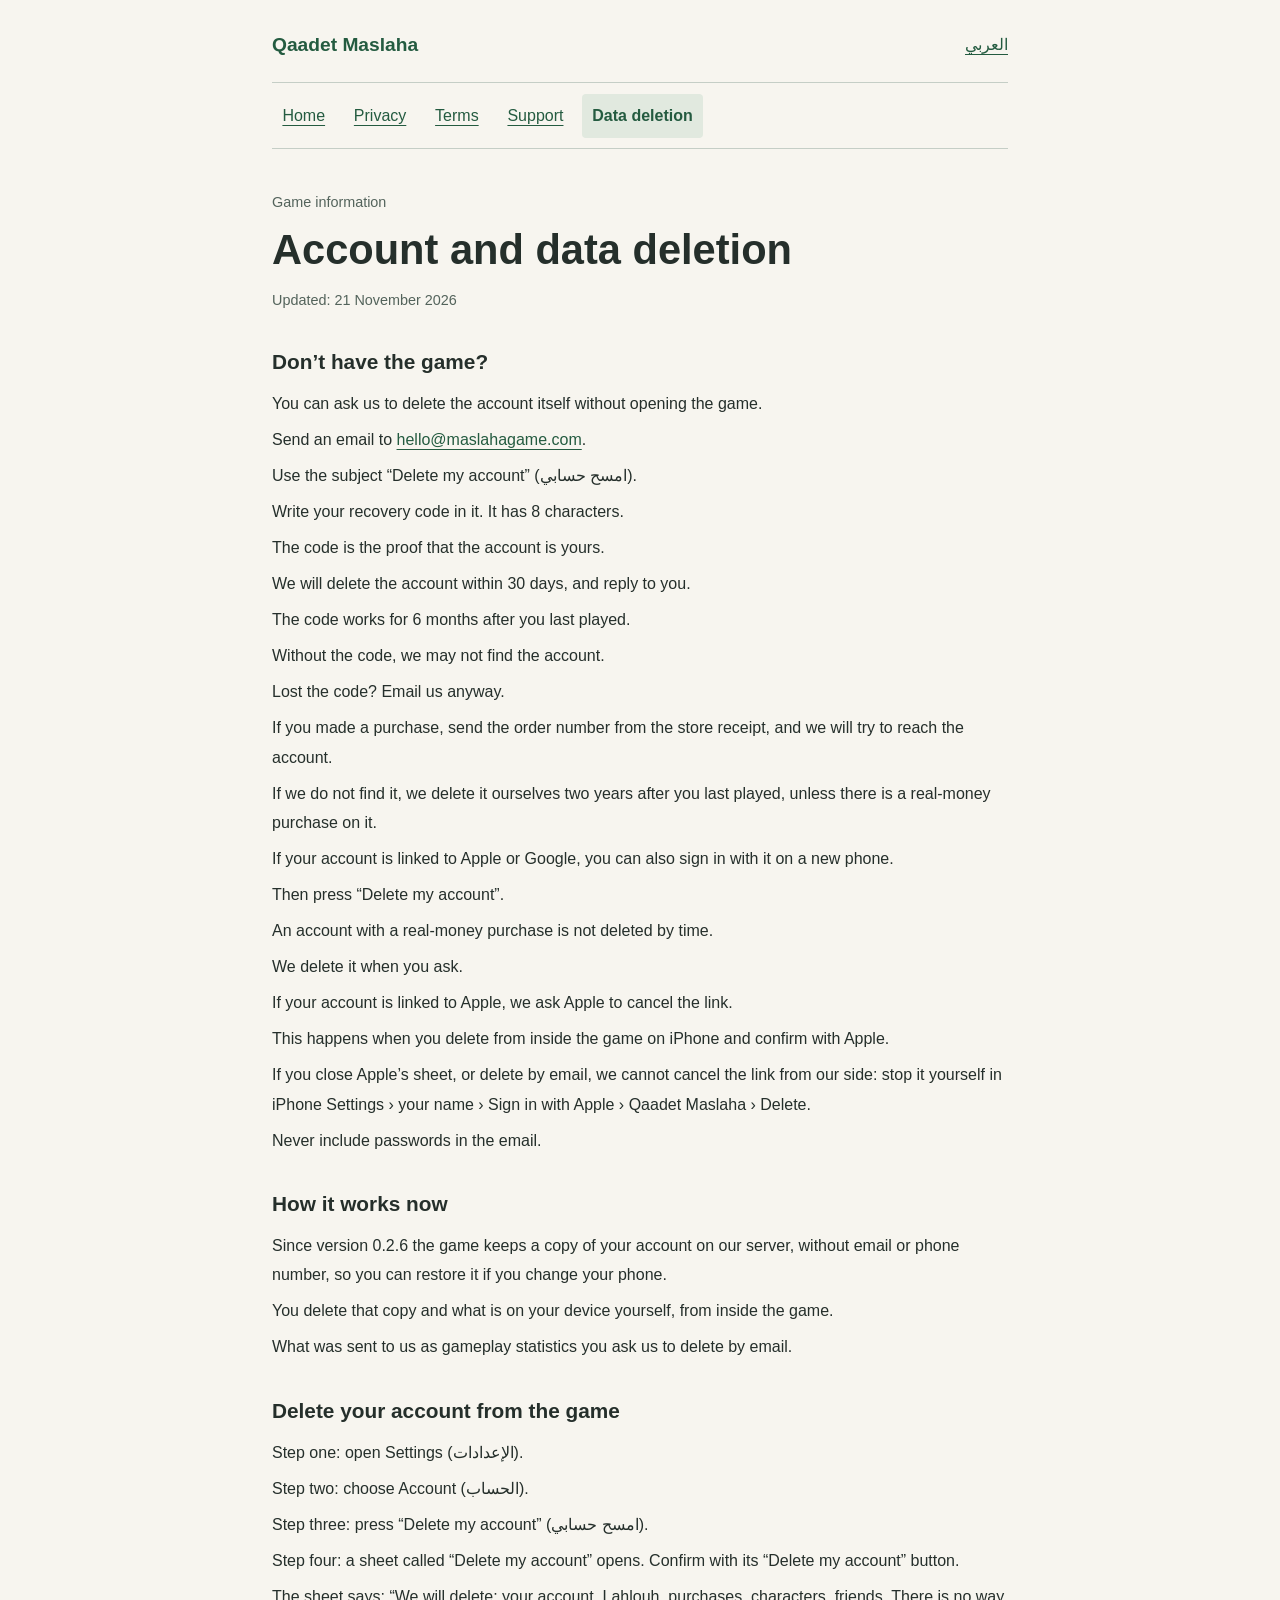
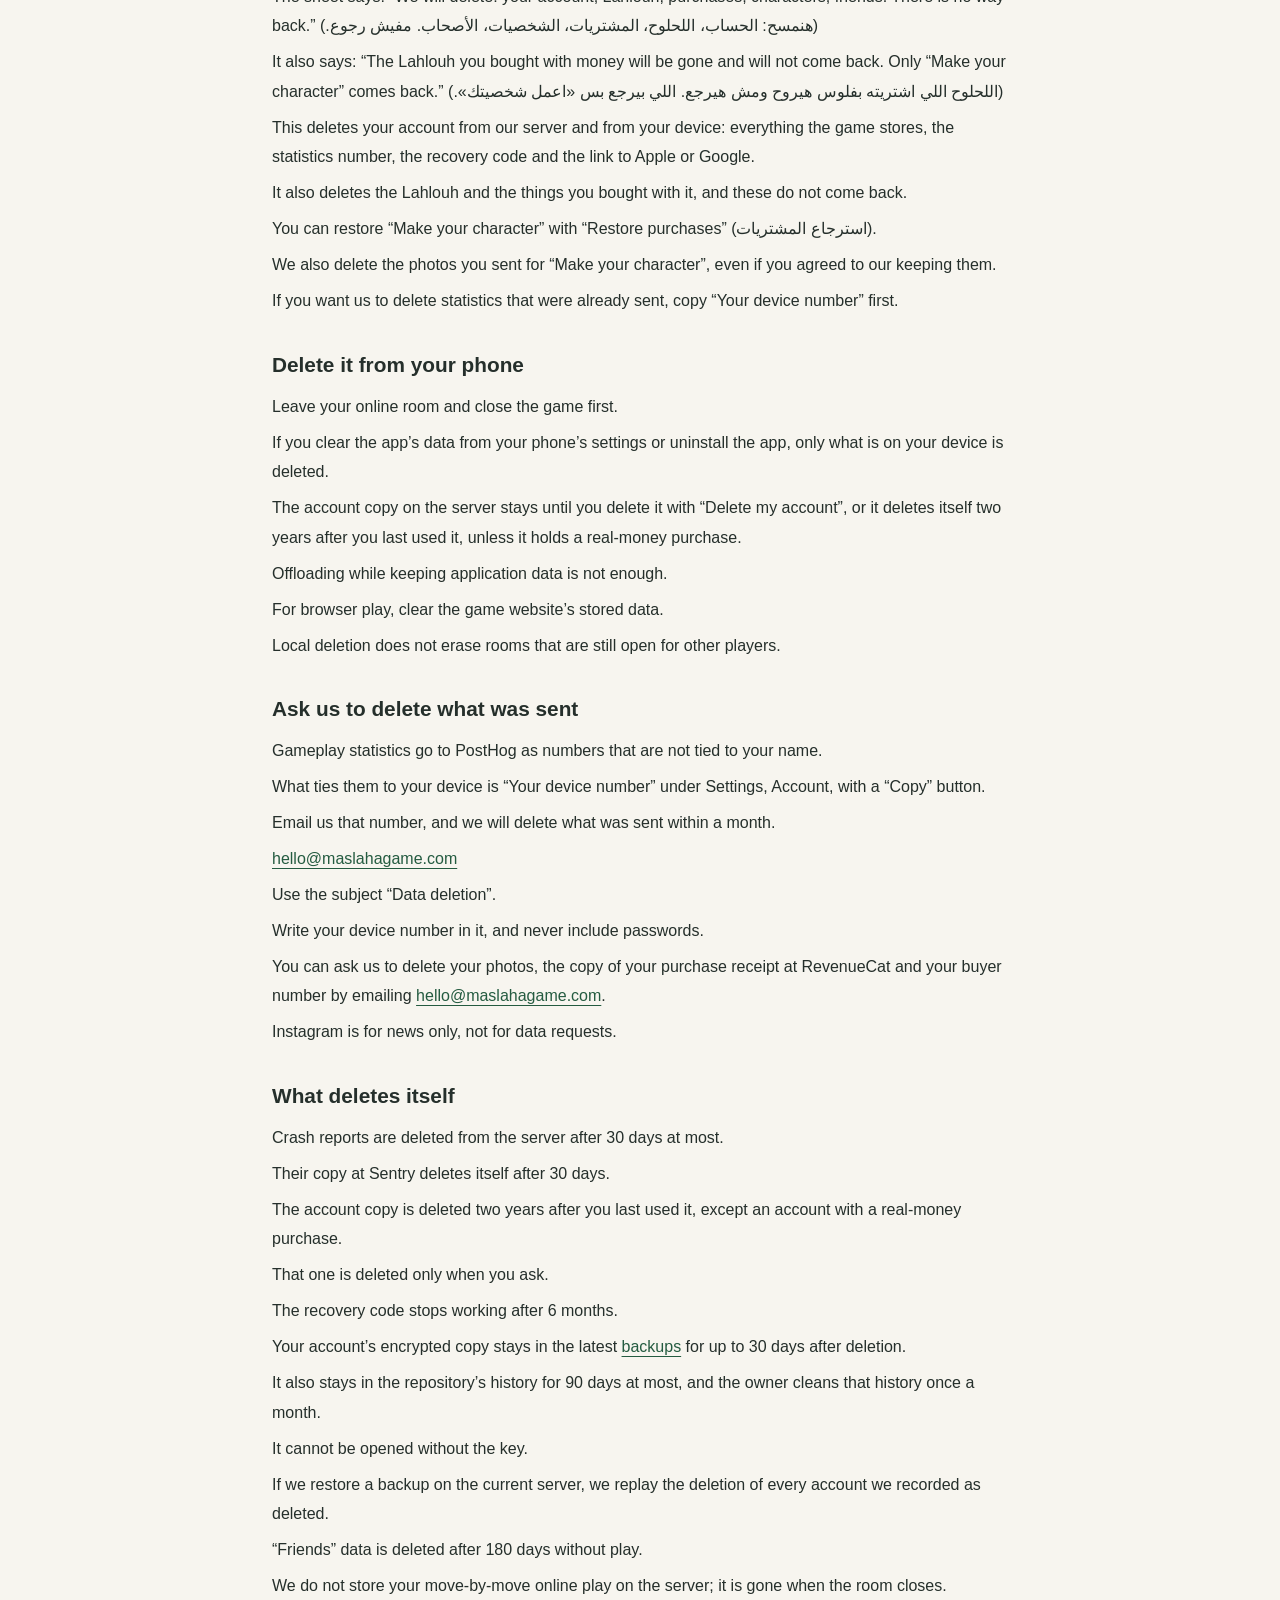
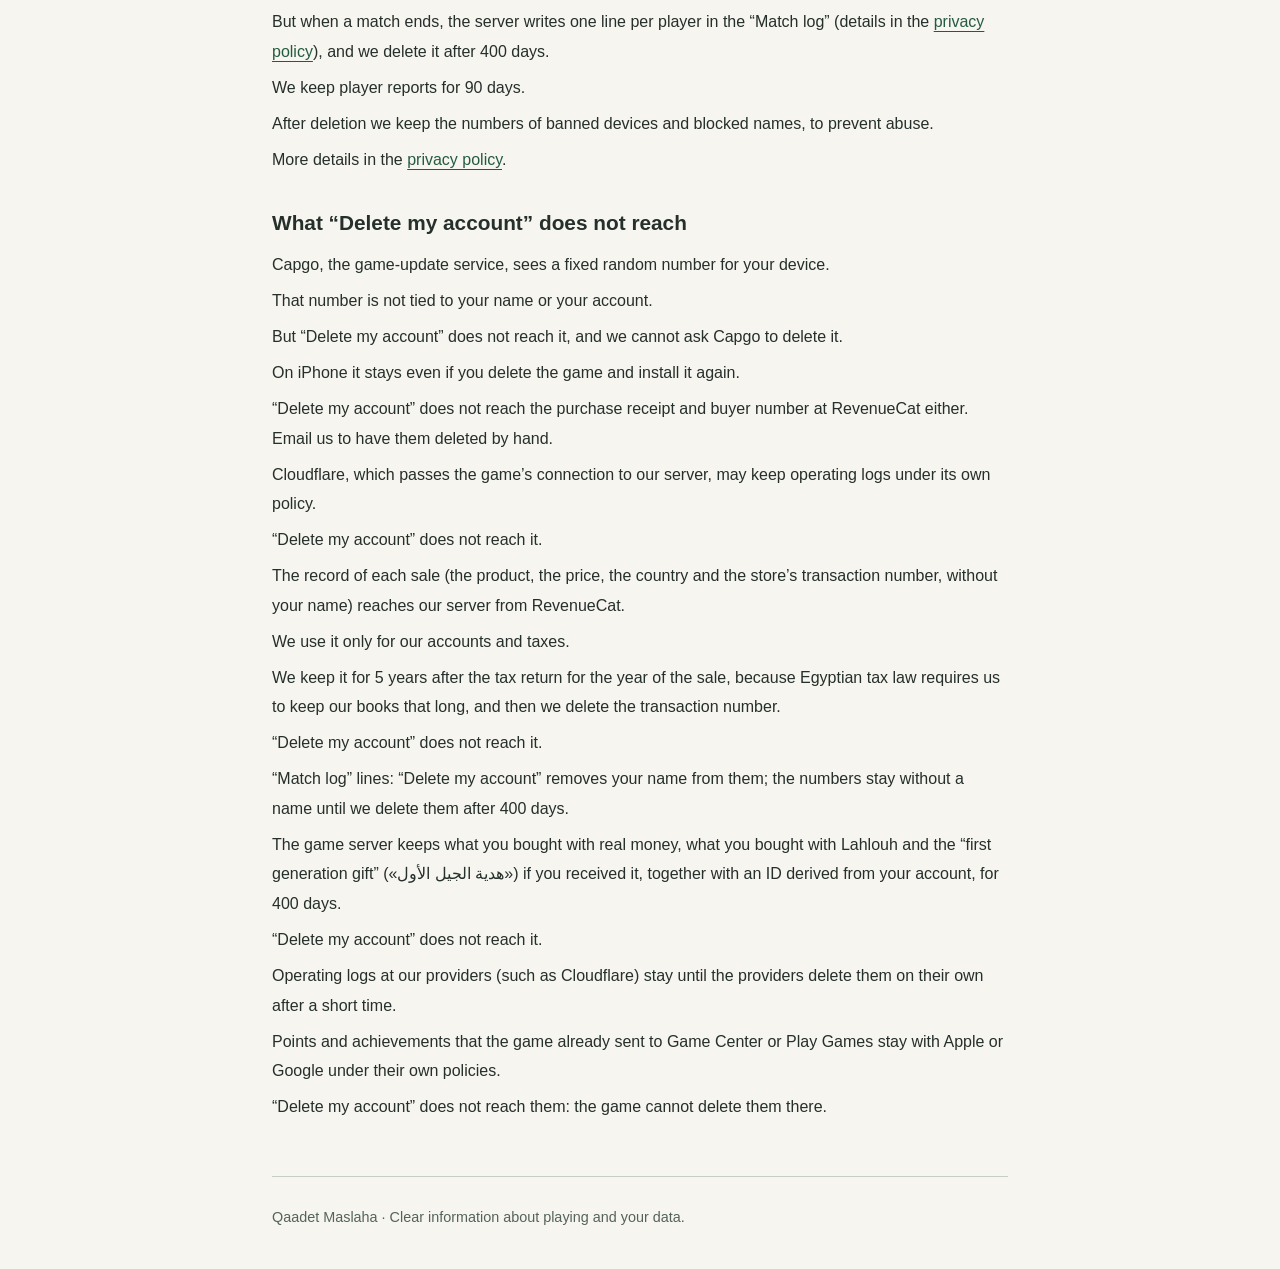
<file: account-deletion-en.html>
<!doctype html>
<html lang="en" dir="ltr">
<head>
<meta charset="utf-8">
<meta name="viewport" content="width=device-width, initial-scale=1">
<meta name="color-scheme" content="light dark">
<meta name="referrer" content="no-referrer">
<meta name="description" content="Account and data deletion · Qaadet Maslaha">
<title>Account and data deletion | Qaadet Maslaha</title>
<link rel="stylesheet" href="styles.css">
<link rel="alternate" hreflang="ar" href="account-deletion.html">
</head>
<body>
<a class="skip" href="#content">Skip to content</a>
<div class="shell">
<header>
<a class="brand" href="en.html">Qaadet Maslaha</a>
<a class="language" href="account-deletion.html" lang="ar" dir="rtl" hreflang="ar">العربي</a>
</header>
<nav aria-label="Site pages"><a href="en.html">Home</a><a href="privacy-en.html">Privacy</a><a href="terms-en.html">Terms</a><a href="support-en.html">Support</a><a href="account-deletion-en.html" aria-current="page">Data deletion</a></nav>
<main id="content" tabindex="-1">
<p class="eyebrow">Game information</p>
<h1>Account and data deletion</h1>
<p class="updated">Updated: <time datetime="2026-11-21" dir="ltr">21 November 2026</time></p>
<section id="no-app"><h2>Don’t have the game?</h2><p>You can ask us to delete the account itself without opening the game.</p><p>Send an email to <a href="mailto:hello@maslahagame.com" dir="ltr">hello@maslahagame.com</a>.</p><p>Use the subject “Delete my account” (<bdi lang="ar" dir="rtl">امسح حسابي</bdi>).</p><p>Write your recovery code in it. It has 8 characters.</p><p>The code is the proof that the account is yours.</p><p>We will delete the account within 30 days, and reply to you.</p><p>The code works for 6 months after you last played.</p><p>Without the code, we may not find the account.</p><p>Lost the code? Email us anyway.</p><p>If you made a purchase, send the order number from the store receipt, and we will try to reach the account.</p><p>If we do not find it, we delete it ourselves two years after you last played, unless there is a real-money purchase on it.</p><p>If your account is linked to Apple or Google, you can also sign in with it on a new phone.</p><p>Then press “Delete my account”.</p><p>An account with a real-money purchase is not deleted by time.</p><p>We delete it when you ask.</p><p>If your account is linked to Apple, we ask Apple to cancel the link.</p><p>This happens when you delete from inside the game on iPhone and confirm with Apple.</p><p>If you close Apple’s sheet, or delete by email, we cannot cancel the link from our side: stop it yourself in iPhone Settings › your name › Sign in with Apple › Qaadet Maslaha › Delete.</p><p>Never include passwords in the email.</p></section>
<section><h2>How it works now</h2><p>Since version 0.2.6 the game keeps a copy of your account on our server, without email or phone number, so you can restore it if you change your phone.</p><p>You delete that copy and what is on your device yourself, from inside the game.</p><p>What was sent to us as gameplay statistics you ask us to delete by email.</p></section>
<section><h2>Delete your account from the game</h2><p>Step one: open Settings (<bdi lang="ar" dir="rtl">الإعدادات</bdi>).</p><p>Step two: choose Account (<bdi lang="ar" dir="rtl">الحساب</bdi>).</p><p>Step three: press “Delete my account” (<bdi lang="ar" dir="rtl">امسح حسابي</bdi>).</p><p>Step four: a sheet called “Delete my account” opens. Confirm with its “Delete my account” button.</p><p>The sheet says: “We will delete: your account, Lahlouh, purchases, characters, friends. There is no way back.” (<bdi lang="ar" dir="rtl">هنمسح: الحساب، اللحلوح، المشتريات، الشخصيات، الأصحاب. مفيش رجوع.</bdi>)</p><p>It also says: “The Lahlouh you bought with money will be gone and will not come back. Only “Make your character” comes back.” (<bdi lang="ar" dir="rtl">اللحلوح اللي اشتريته بفلوس هيروح ومش هيرجع. اللي بيرجع بس «اعمل شخصيتك».</bdi>)</p><p>This deletes your account from our server and from your device: everything the game stores, the statistics number, the recovery code and the link to Apple or Google.</p><p>It also deletes the Lahlouh and the things you bought with it, and these do not come back.</p><p>You can restore “Make your character” with “Restore purchases” (<bdi lang="ar" dir="rtl">استرجاع المشتريات</bdi>).</p><p>We also delete the photos you sent for “Make your character”, even if you agreed to our keeping them.</p><p>If you want us to delete statistics that were already sent, copy “Your device number” first.</p></section>
<section><h2>Delete it from your phone</h2><p>Leave your online room and close the game first.</p><p>If you clear the app’s data from your phone’s settings or uninstall the app, only what is on your device is deleted.</p><p>The account copy on the server stays until you delete it with “Delete my account”, or it deletes itself two years after you last used it, unless it holds a real-money purchase.</p><p>Offloading while keeping application data is not enough.</p><p>For browser play, clear the game website’s stored data.</p><p>Local deletion does not erase rooms that are still open for other players.</p></section>
<section id="request"><h2>Ask us to delete what was sent</h2><p>Gameplay statistics go to PostHog as numbers that are not tied to your name.</p><p>What ties them to your device is “Your device number” under Settings, Account, with a “Copy” button.</p><p>Email us that number, and we will delete what was sent within a month.</p><p><a href="mailto:hello@maslahagame.com" dir="ltr">hello@maslahagame.com</a></p><p>Use the subject “Data deletion”.</p><p>Write your device number in it, and never include passwords.</p><p>You can ask us to delete your photos, the copy of your purchase receipt at RevenueCat and your buyer number by emailing <a href="mailto:hello@maslahagame.com" dir="ltr">hello@maslahagame.com</a>.</p><p>Instagram is for news only, not for data requests.</p></section>
<section><h2>What deletes itself</h2><p>Crash reports are deleted from the server after 30 days at most.</p><p>Their copy at Sentry deletes itself after 30 days.</p><p>The account copy is deleted two years after you last used it, except an account with a real-money purchase.</p><p>That one is deleted only when you ask.</p><p>The recovery code stops working after 6 months.</p><p>Your account’s encrypted copy stays in the latest <a href="privacy-en.html#backup">backups</a> for up to 30 days after deletion.</p><p>It also stays in the repository’s history for 90 days at most, and the owner cleans that history once a month.</p><p>It cannot be opened without the key.</p><p>If we restore a backup on the current server, we replay the deletion of every account we recorded as deleted.</p><p>“Friends” data is deleted after 180 days without play.</p><p>We do not store your move-by-move online play on the server; it is gone when the room closes.</p><p>But when a match ends, the server writes one line per player in the “Match log” (details in the <a href="privacy-en.html">privacy policy</a>), and we delete it after 400 days.</p><p>We keep player reports for 90 days.</p><p>After deletion we keep the numbers of banned devices and blocked names, to prevent abuse.</p><p>More details in the <a href="privacy-en.html#delete">privacy policy</a>.</p></section>
<section id="kept"><h2>What “Delete my account” does not reach</h2><p>Capgo, the game-update service, sees a fixed random number for your device.</p><p>That number is not tied to your name or your account.</p><p>But “Delete my account” does not reach it, and we cannot ask Capgo to delete it.</p><p>On iPhone it stays even if you delete the game and install it again.</p><p>“Delete my account” does not reach the purchase receipt and buyer number at RevenueCat either. Email us to have them deleted by hand.</p><p>Cloudflare, which passes the game’s connection to our server, may keep operating logs under its own policy.</p><p>“Delete my account” does not reach it.</p><p>The record of each sale (the product, the price, the country and the store’s transaction number, without your name) reaches our server from RevenueCat.</p><p>We use it only for our accounts and taxes.</p><p>We keep it for 5 years after the tax return for the year of the sale, because Egyptian tax law requires us to keep our books that long, and then we delete the transaction number.</p><p>“Delete my account” does not reach it.</p><p>“Match log” lines: “Delete my account” removes your name from them; the numbers stay without a name until we delete them after 400 days.</p><p>The game server keeps what you bought with real money, what you bought with Lahlouh and the “first generation gift” («هدية الجيل الأول») if you received it, together with an ID derived from your account, for 400 days.</p><p>“Delete my account” does not reach it.</p><p>Operating logs at our providers (such as Cloudflare) stay until the providers delete them on their own after a short time.</p><p>Points and achievements that the game already sent to Game Center or Play Games stay with Apple or Google under their own policies.</p><p>“Delete my account” does not reach them: the game cannot delete them there.</p></section>

</main>
<footer><p>Qaadet Maslaha · Clear information about playing and your data.</p></footer>
</div>
</body>
</html>
</file>
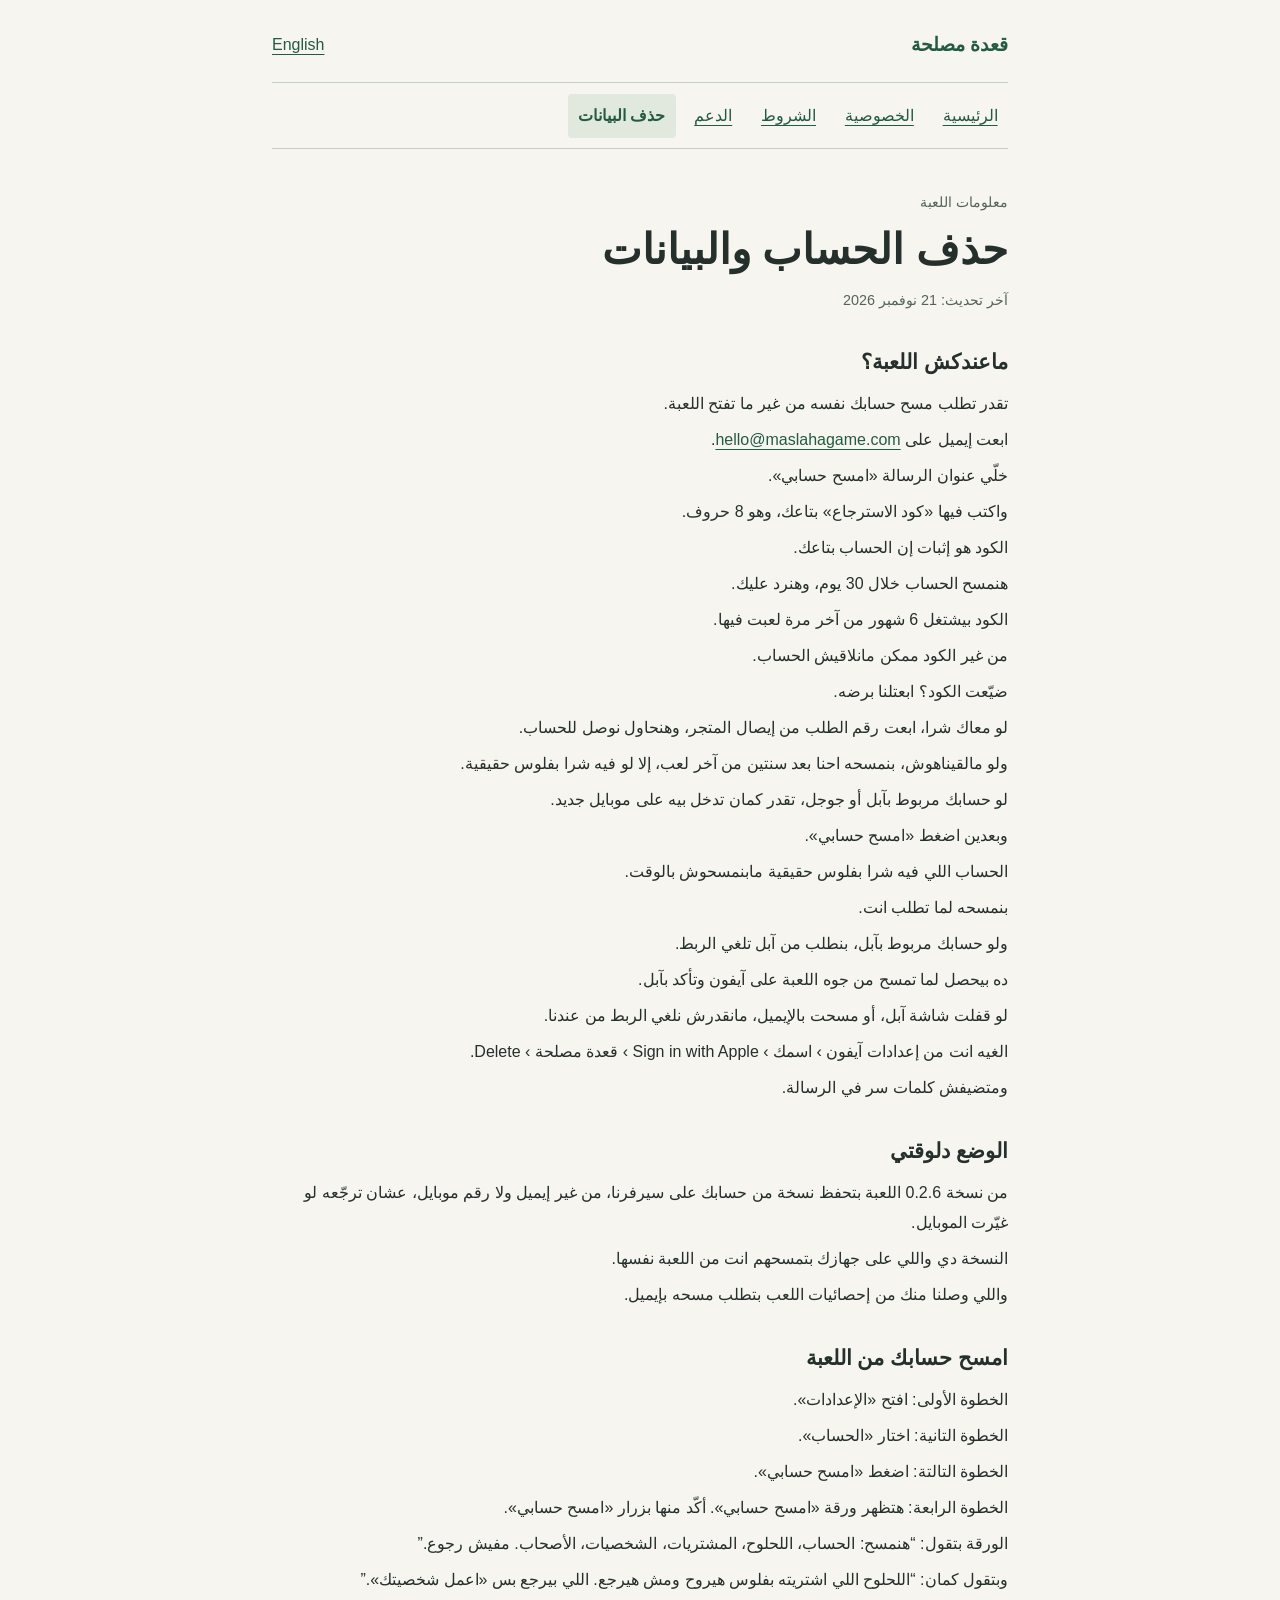
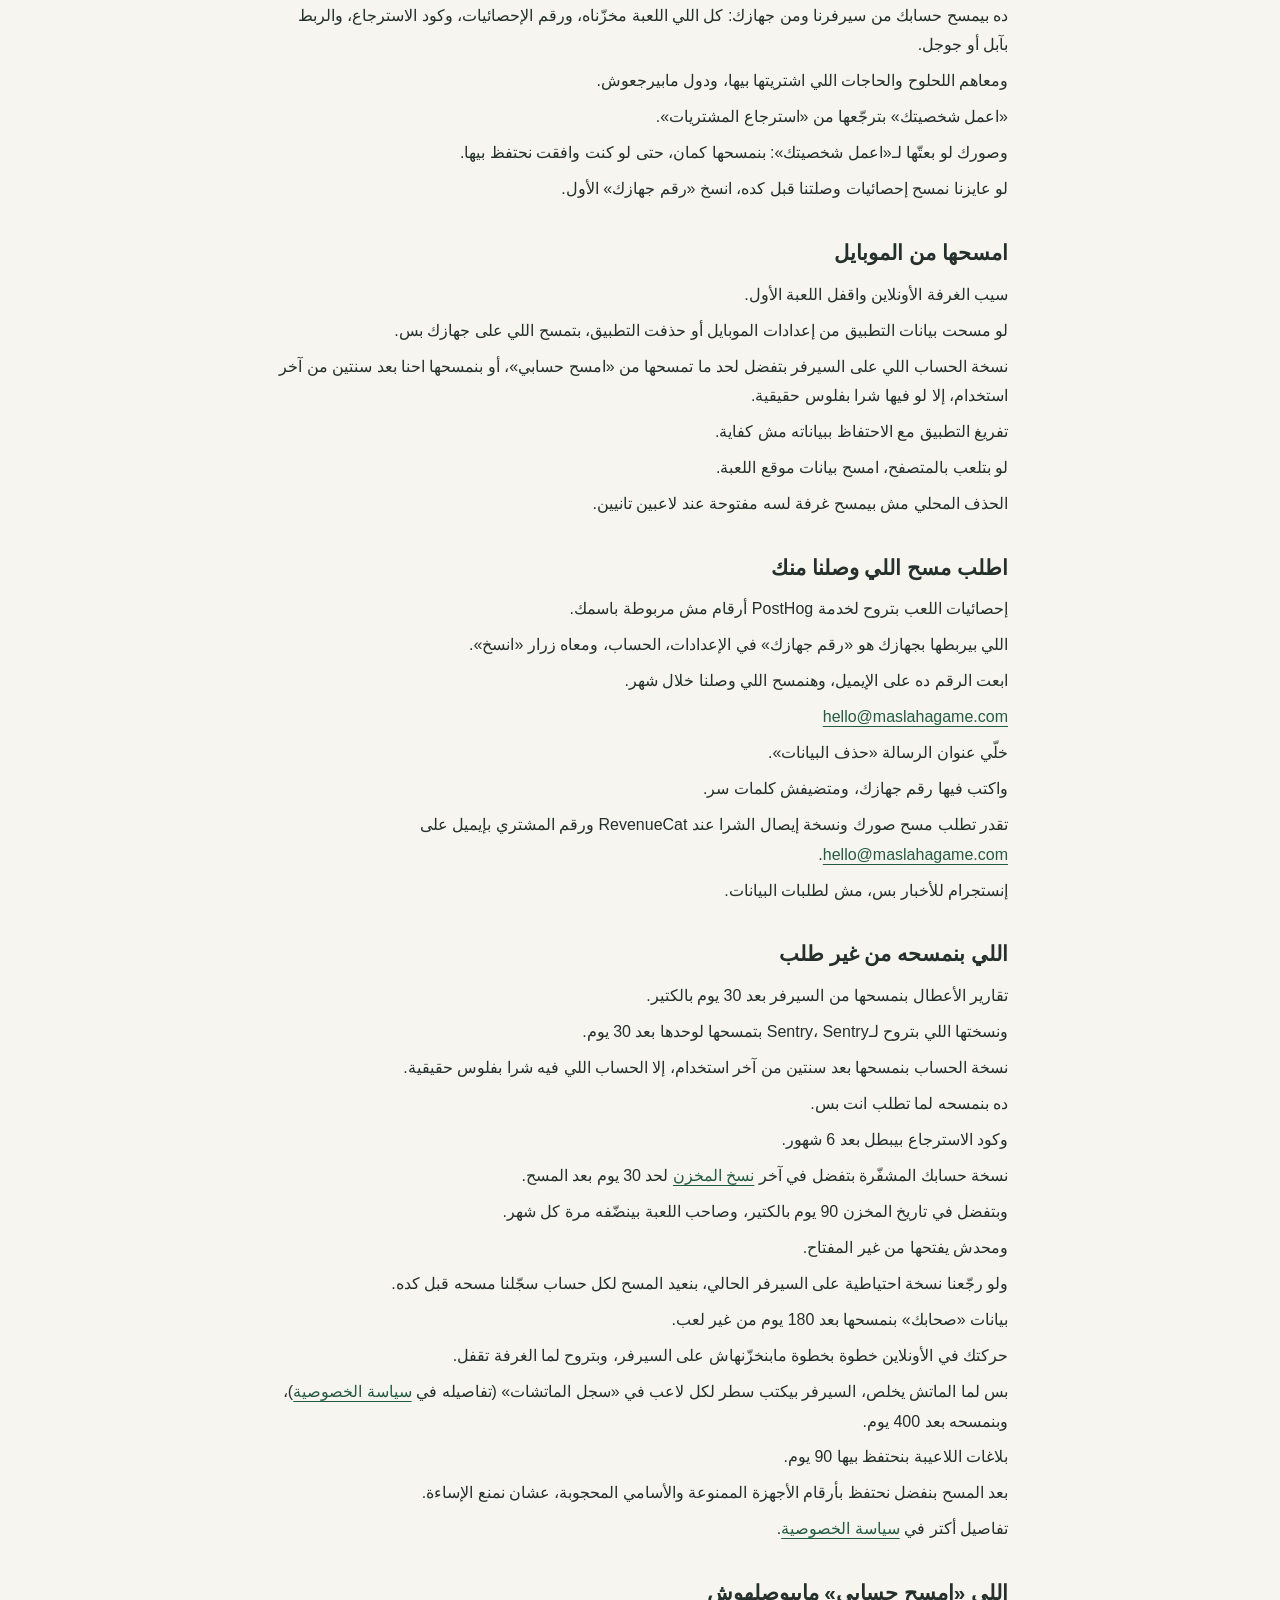
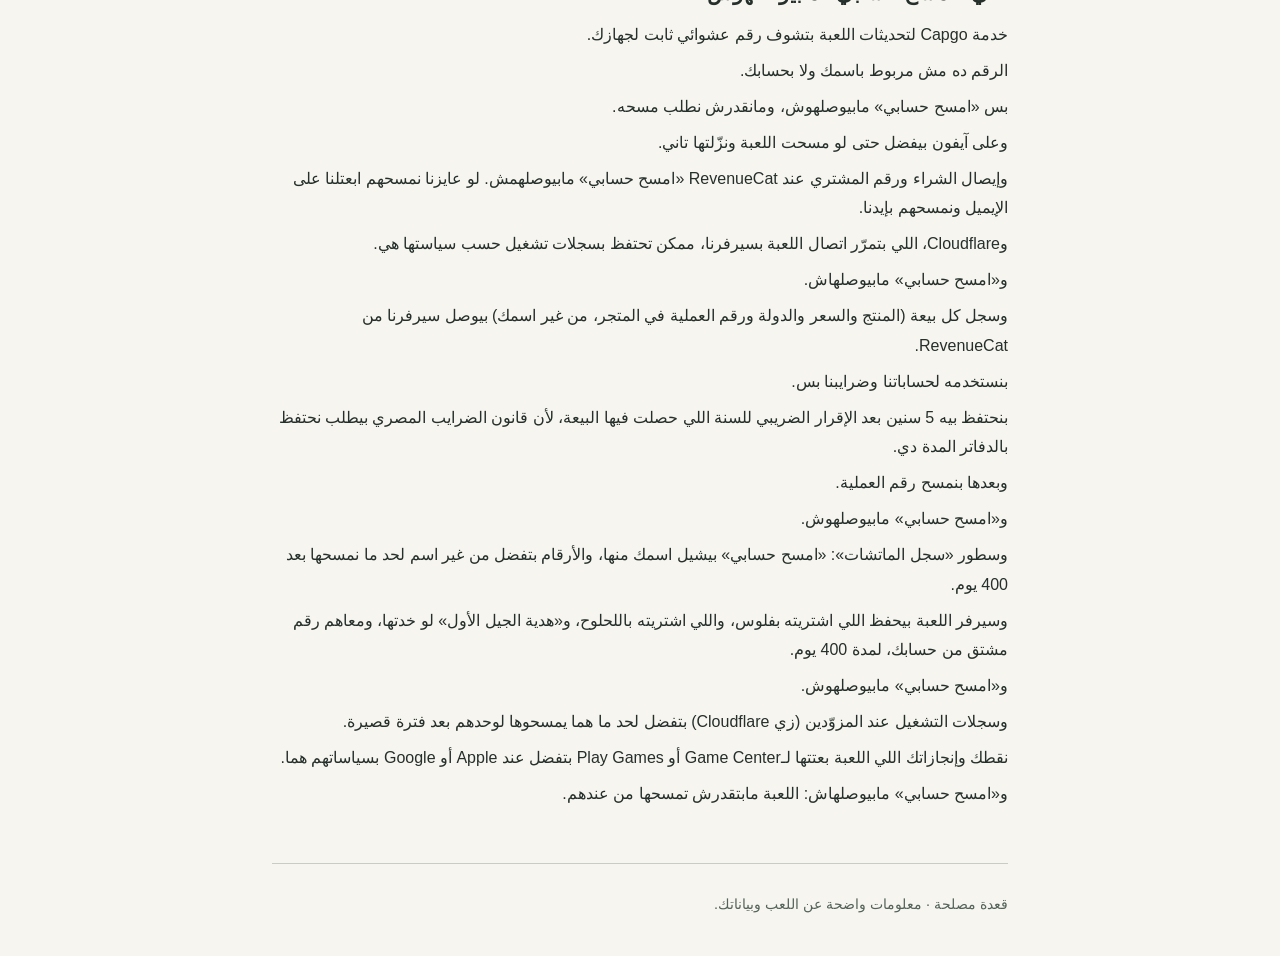
<file: account-deletion.html>
<!doctype html>
<html lang="ar" dir="rtl">
<head>
<meta charset="utf-8">
<meta name="viewport" content="width=device-width, initial-scale=1">
<meta name="color-scheme" content="light dark">
<meta name="referrer" content="no-referrer">
<meta name="description" content="حذف الحساب والبيانات · قعدة مصلحة">
<title>حذف الحساب والبيانات | قعدة مصلحة</title>
<link rel="stylesheet" href="styles.css">
<link rel="alternate" hreflang="en" href="account-deletion-en.html">
</head>
<body>
<a class="skip" href="#content">روح للمحتوى</a>
<div class="shell">
<header>
<a class="brand" href="index.html">قعدة مصلحة</a>
<a class="language" href="account-deletion-en.html" lang="en" dir="ltr" hreflang="en">English</a>
</header>
<nav aria-label="صفحات الموقع"><a href="index.html">الرئيسية</a><a href="privacy.html">الخصوصية</a><a href="terms.html">الشروط</a><a href="support.html">الدعم</a><a href="account-deletion.html" aria-current="page">حذف البيانات</a></nav>
<main id="content" tabindex="-1">
<p class="eyebrow">معلومات اللعبة</p>
<h1>حذف الحساب والبيانات</h1>
<p class="updated">آخر تحديث: <time datetime="2026-11-21">21 نوفمبر 2026</time></p>
<section id="no-app"><h2>ماعندكش اللعبة؟</h2><p>تقدر تطلب مسح حسابك نفسه من غير ما تفتح اللعبة.</p><p>ابعت إيميل على <a href="mailto:hello@maslahagame.com" dir="ltr">hello@maslahagame.com</a>.</p><p>خلّي عنوان الرسالة «امسح حسابي».</p><p>واكتب فيها «كود الاسترجاع» بتاعك، وهو 8 حروف.</p><p>الكود هو إثبات إن الحساب بتاعك.</p><p>هنمسح الحساب خلال 30 يوم، وهنرد عليك.</p><p>الكود بيشتغل 6 شهور من آخر مرة لعبت فيها.</p><p>من غير الكود ممكن مانلاقيش الحساب.</p><p>ضيّعت الكود؟ ابعتلنا برضه.</p><p>لو معاك شرا، ابعت رقم الطلب من إيصال المتجر، وهنحاول نوصل للحساب.</p><p>ولو مالقيناهوش، بنمسحه احنا بعد سنتين من آخر لعب، إلا لو فيه شرا بفلوس حقيقية.</p><p>لو حسابك مربوط بآبل أو جوجل، تقدر كمان تدخل بيه على موبايل جديد.</p><p>وبعدين اضغط «امسح حسابي».</p><p>الحساب اللي فيه شرا بفلوس حقيقية مابنمسحوش بالوقت.</p><p>بنمسحه لما تطلب انت.</p><p>ولو حسابك مربوط بآبل، بنطلب من آبل تلغي الربط.</p><p>ده بيحصل لما تمسح من جوه اللعبة على آيفون وتأكد بآبل.</p><p>لو قفلت شاشة آبل، أو مسحت بالإيميل، مانقدرش نلغي الربط من عندنا.</p><p>الغيه انت من إعدادات آيفون › اسمك › Sign in with Apple › قعدة مصلحة › Delete.</p><p>ومتضيفش كلمات سر في الرسالة.</p></section>
<section><h2>الوضع دلوقتي</h2><p>من نسخة 0.2.6 اللعبة بتحفظ نسخة من حسابك على سيرفرنا، من غير إيميل ولا رقم موبايل، عشان ترجّعه لو غيّرت الموبايل.</p><p>النسخة دي واللي على جهازك بتمسحهم انت من اللعبة نفسها.</p><p>واللي وصلنا منك من إحصائيات اللعب بتطلب مسحه بإيميل.</p></section>
<section><h2>امسح حسابك من اللعبة</h2><p>الخطوة الأولى: افتح «الإعدادات».</p><p>الخطوة التانية: اختار «الحساب».</p><p>الخطوة التالتة: اضغط «امسح حسابي».</p><p>الخطوة الرابعة: هتظهر ورقة «امسح حسابي». أكّد منها بزرار «امسح حسابي».</p><p>الورقة بتقول: “هنمسح: الحساب، اللحلوح، المشتريات، الشخصيات، الأصحاب. مفيش رجوع.”</p><p>وبتقول كمان: “اللحلوح اللي اشتريته بفلوس هيروح ومش هيرجع. اللي بيرجع بس «اعمل شخصيتك».”</p><p>ده بيمسح حسابك من سيرفرنا ومن جهازك: كل اللي اللعبة مخزّناه، ورقم الإحصائيات، وكود الاسترجاع، والربط بآبل أو جوجل.</p><p>ومعاهم اللحلوح والحاجات اللي اشتريتها بيها، ودول مابيرجعوش.</p><p>«اعمل شخصيتك» بترجّعها من «استرجاع المشتريات».</p><p>وصورك لو بعتّها لـ«اعمل شخصيتك»: بنمسحها كمان، حتى لو كنت وافقت نحتفظ بيها.</p><p>لو عايزنا نمسح إحصائيات وصلتنا قبل كده، انسخ «رقم جهازك» الأول.</p></section>
<section><h2>امسحها من الموبايل</h2><p>سيب الغرفة الأونلاين واقفل اللعبة الأول.</p><p>لو مسحت بيانات التطبيق من إعدادات الموبايل أو حذفت التطبيق، بتمسح اللي على جهازك بس.</p><p>نسخة الحساب اللي على السيرفر بتفضل لحد ما تمسحها من «امسح حسابي»، أو بنمسحها احنا بعد سنتين من آخر استخدام، إلا لو فيها شرا بفلوس حقيقية.</p><p>تفريغ التطبيق مع الاحتفاظ ببياناته مش كفاية.</p><p>لو بتلعب بالمتصفح، امسح بيانات موقع اللعبة.</p><p>الحذف المحلي مش بيمسح غرفة لسه مفتوحة عند لاعبين تانيين.</p></section>
<section id="request"><h2>اطلب مسح اللي وصلنا منك</h2><p>إحصائيات اللعب بتروح لخدمة PostHog أرقام مش مربوطة باسمك.</p><p>اللي بيربطها بجهازك هو «رقم جهازك» في الإعدادات، الحساب، ومعاه زرار «انسخ».</p><p>ابعت الرقم ده على الإيميل، وهنمسح اللي وصلنا خلال شهر.</p><p><a href="mailto:hello@maslahagame.com" dir="ltr">hello@maslahagame.com</a></p><p>خلّي عنوان الرسالة «حذف البيانات».</p><p>واكتب فيها رقم جهازك، ومتضيفش كلمات سر.</p><p>تقدر تطلب مسح صورك ونسخة إيصال الشرا عند RevenueCat ورقم المشتري بإيميل على <a href="mailto:hello@maslahagame.com" dir="ltr">hello@maslahagame.com</a>.</p><p>إنستجرام للأخبار بس، مش لطلبات البيانات.</p></section>
<section><h2>اللي بنمسحه من غير طلب</h2><p>تقارير الأعطال بنمسحها من السيرفر بعد 30 يوم بالكتير.</p><p>ونسختها اللي بتروح لـSentry، Sentry بتمسحها لوحدها بعد 30 يوم.</p><p>نسخة الحساب بنمسحها بعد سنتين من آخر استخدام، إلا الحساب اللي فيه شرا بفلوس حقيقية.</p><p>ده بنمسحه لما تطلب انت بس.</p><p>وكود الاسترجاع بيبطل بعد 6 شهور.</p><p>نسخة حسابك المشفّرة بتفضل في آخر <a href="privacy.html#backup">نسخ المخزن</a> لحد 30 يوم بعد المسح.</p><p>وبتفضل في تاريخ المخزن 90 يوم بالكتير، وصاحب اللعبة بينضّفه مرة كل شهر.</p><p>ومحدش يفتحها من غير المفتاح.</p><p>ولو رجّعنا نسخة احتياطية على السيرفر الحالي، بنعيد المسح لكل حساب سجّلنا مسحه قبل كده.</p><p>بيانات «صحابك» بنمسحها بعد 180 يوم من غير لعب.</p><p>حركتك في الأونلاين خطوة بخطوة مابنخزّنهاش على السيرفر، وبتروح لما الغرفة تقفل.</p><p>بس لما الماتش يخلص، السيرفر بيكتب سطر لكل لاعب في «سجل الماتشات» (تفاصيله في <a href="privacy.html">سياسة الخصوصية</a>)، وبنمسحه بعد 400 يوم.</p><p>بلاغات اللاعيبة بنحتفظ بيها 90 يوم.</p><p>بعد المسح بنفضل نحتفظ بأرقام الأجهزة الممنوعة والأسامي المحجوبة، عشان نمنع الإساءة.</p><p>تفاصيل أكتر في <a href="privacy.html#delete">سياسة الخصوصية</a>.</p></section>
<section id="kept"><h2>اللي «امسح حسابي» مابيوصلهوش</h2><p>خدمة Capgo لتحديثات اللعبة بتشوف رقم عشوائي ثابت لجهازك.</p><p>الرقم ده مش مربوط باسمك ولا بحسابك.</p><p>بس «امسح حسابي» مابيوصلهوش، ومانقدرش نطلب مسحه.</p><p>وعلى آيفون بيفضل حتى لو مسحت اللعبة ونزّلتها تاني.</p><p>وإيصال الشراء ورقم المشتري عند RevenueCat «امسح حسابي» مابيوصلهمش. لو عايزنا نمسحهم ابعتلنا على الإيميل ونمسحهم بإيدنا.</p><p>وCloudflare، اللي بتمرّر اتصال اللعبة بسيرفرنا، ممكن تحتفظ بسجلات تشغيل حسب سياستها هي.</p><p>و«امسح حسابي» مابيوصلهاش.</p><p>وسجل كل بيعة (المنتج والسعر والدولة ورقم العملية في المتجر، من غير اسمك) بيوصل سيرفرنا من RevenueCat.</p><p>بنستخدمه لحساباتنا وضرايبنا بس.</p><p>بنحتفظ بيه 5 سنين بعد الإقرار الضريبي للسنة اللي حصلت فيها البيعة، لأن قانون الضرايب المصري بيطلب نحتفظ بالدفاتر المدة دي.</p><p>وبعدها بنمسح رقم العملية.</p><p>و«امسح حسابي» مابيوصلهوش.</p><p>وسطور «سجل الماتشات»: «امسح حسابي» بيشيل اسمك منها، والأرقام بتفضل من غير اسم لحد ما نمسحها بعد 400 يوم.</p><p>وسيرفر اللعبة بيحفظ اللي اشتريته بفلوس، واللي اشتريته باللحلوح، و«هدية الجيل الأول» لو خدتها، ومعاهم رقم مشتق من حسابك، لمدة 400 يوم.</p><p>و«امسح حسابي» مابيوصلهوش.</p><p>وسجلات التشغيل عند المزوّدين (زي Cloudflare) بتفضل لحد ما هما يمسحوها لوحدهم بعد فترة قصيرة.</p><p>نقطك وإنجازاتك اللي اللعبة بعتتها لـGame Center أو Play Games بتفضل عند Apple أو Google بسياساتهم هما.</p><p>و«امسح حسابي» مابيوصلهاش: اللعبة مابتقدرش تمسحها من عندهم.</p></section>

</main>
<footer><p>قعدة مصلحة · معلومات واضحة عن اللعب وبياناتك.</p></footer>
</div>
</body>
</html>
</file>
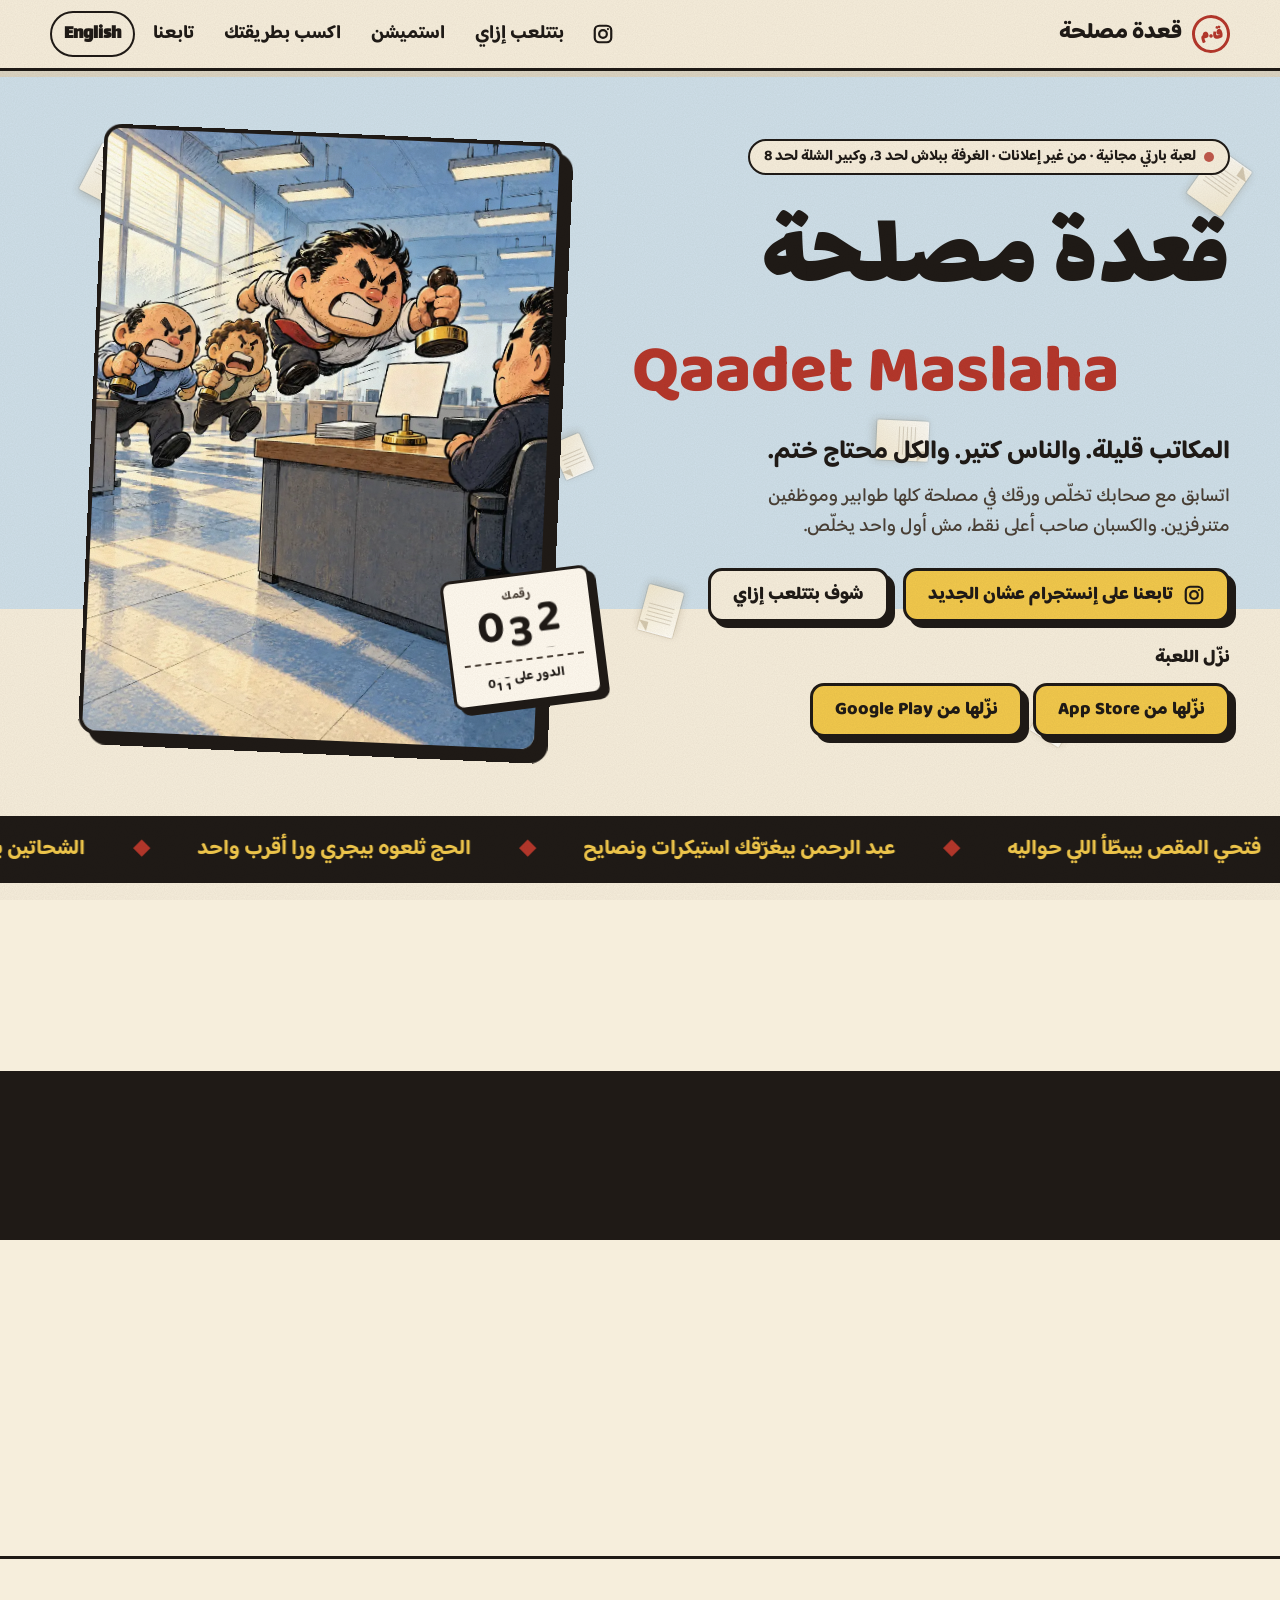
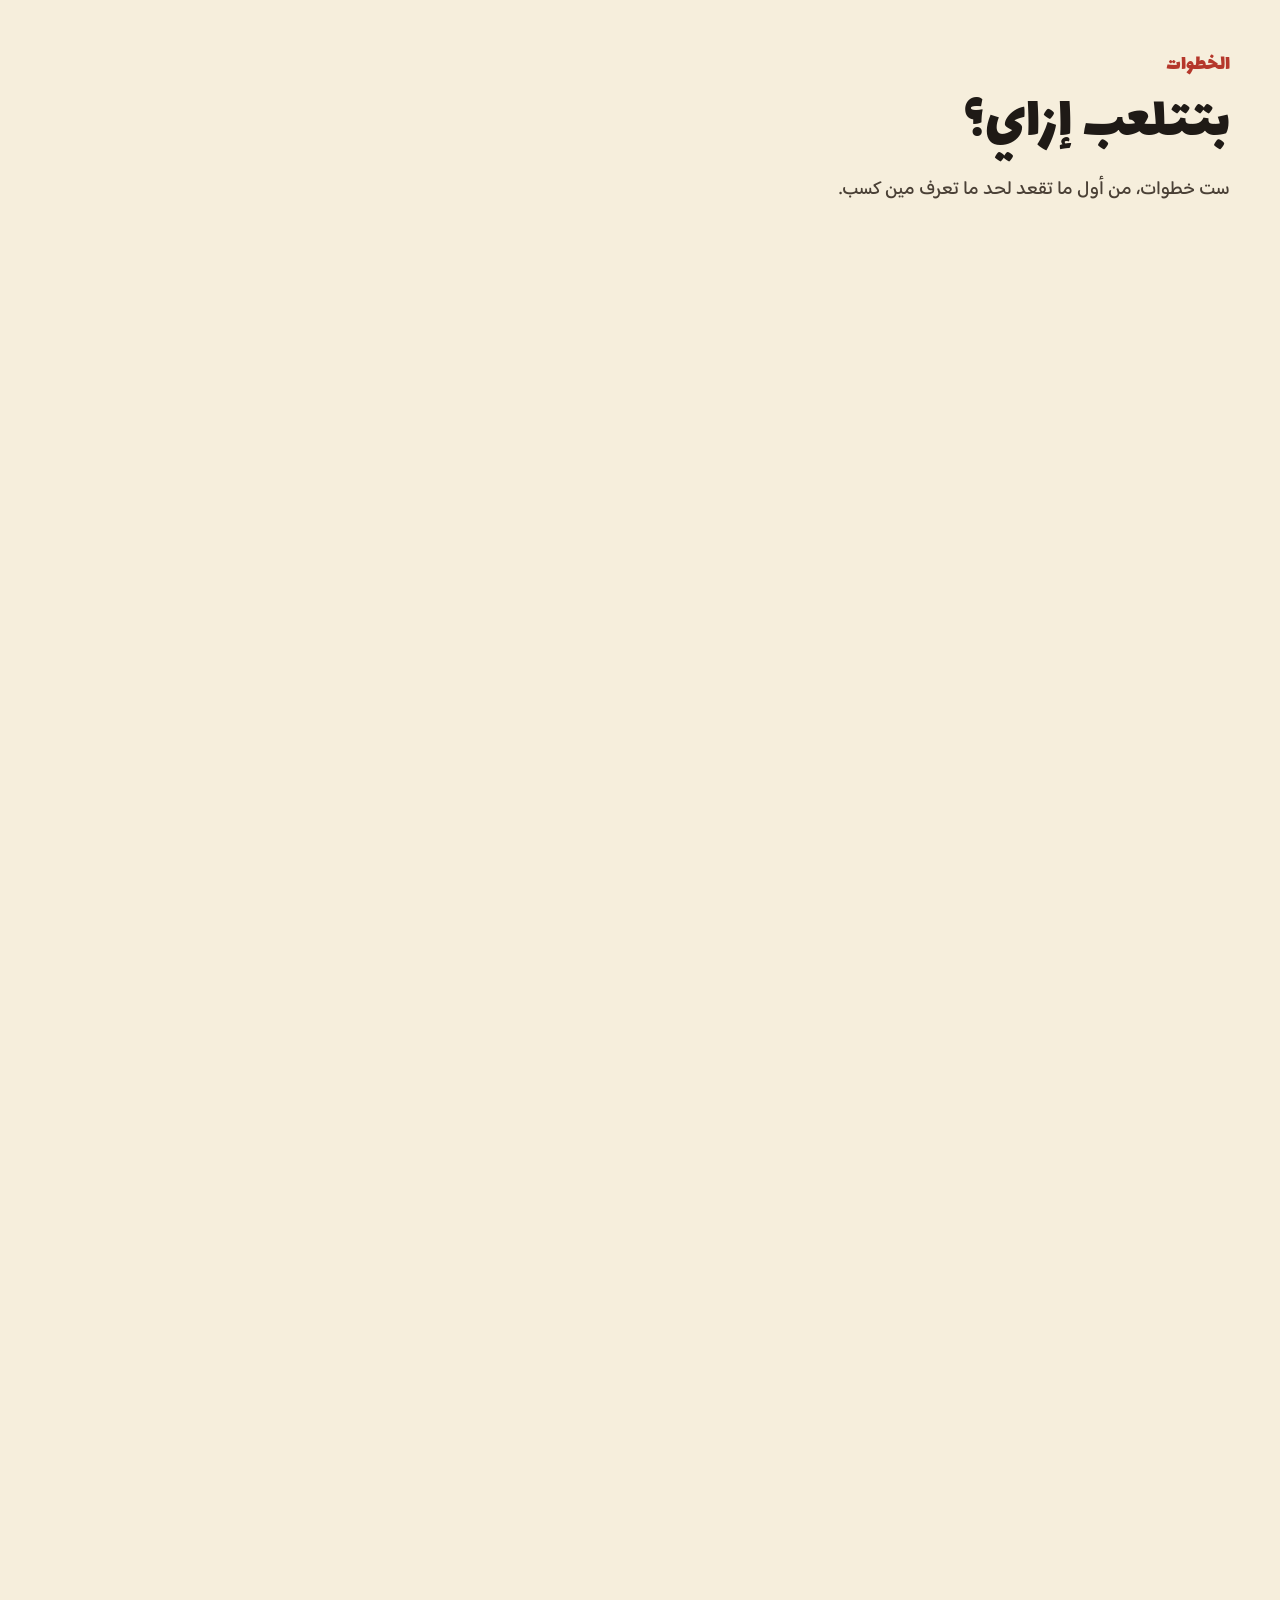
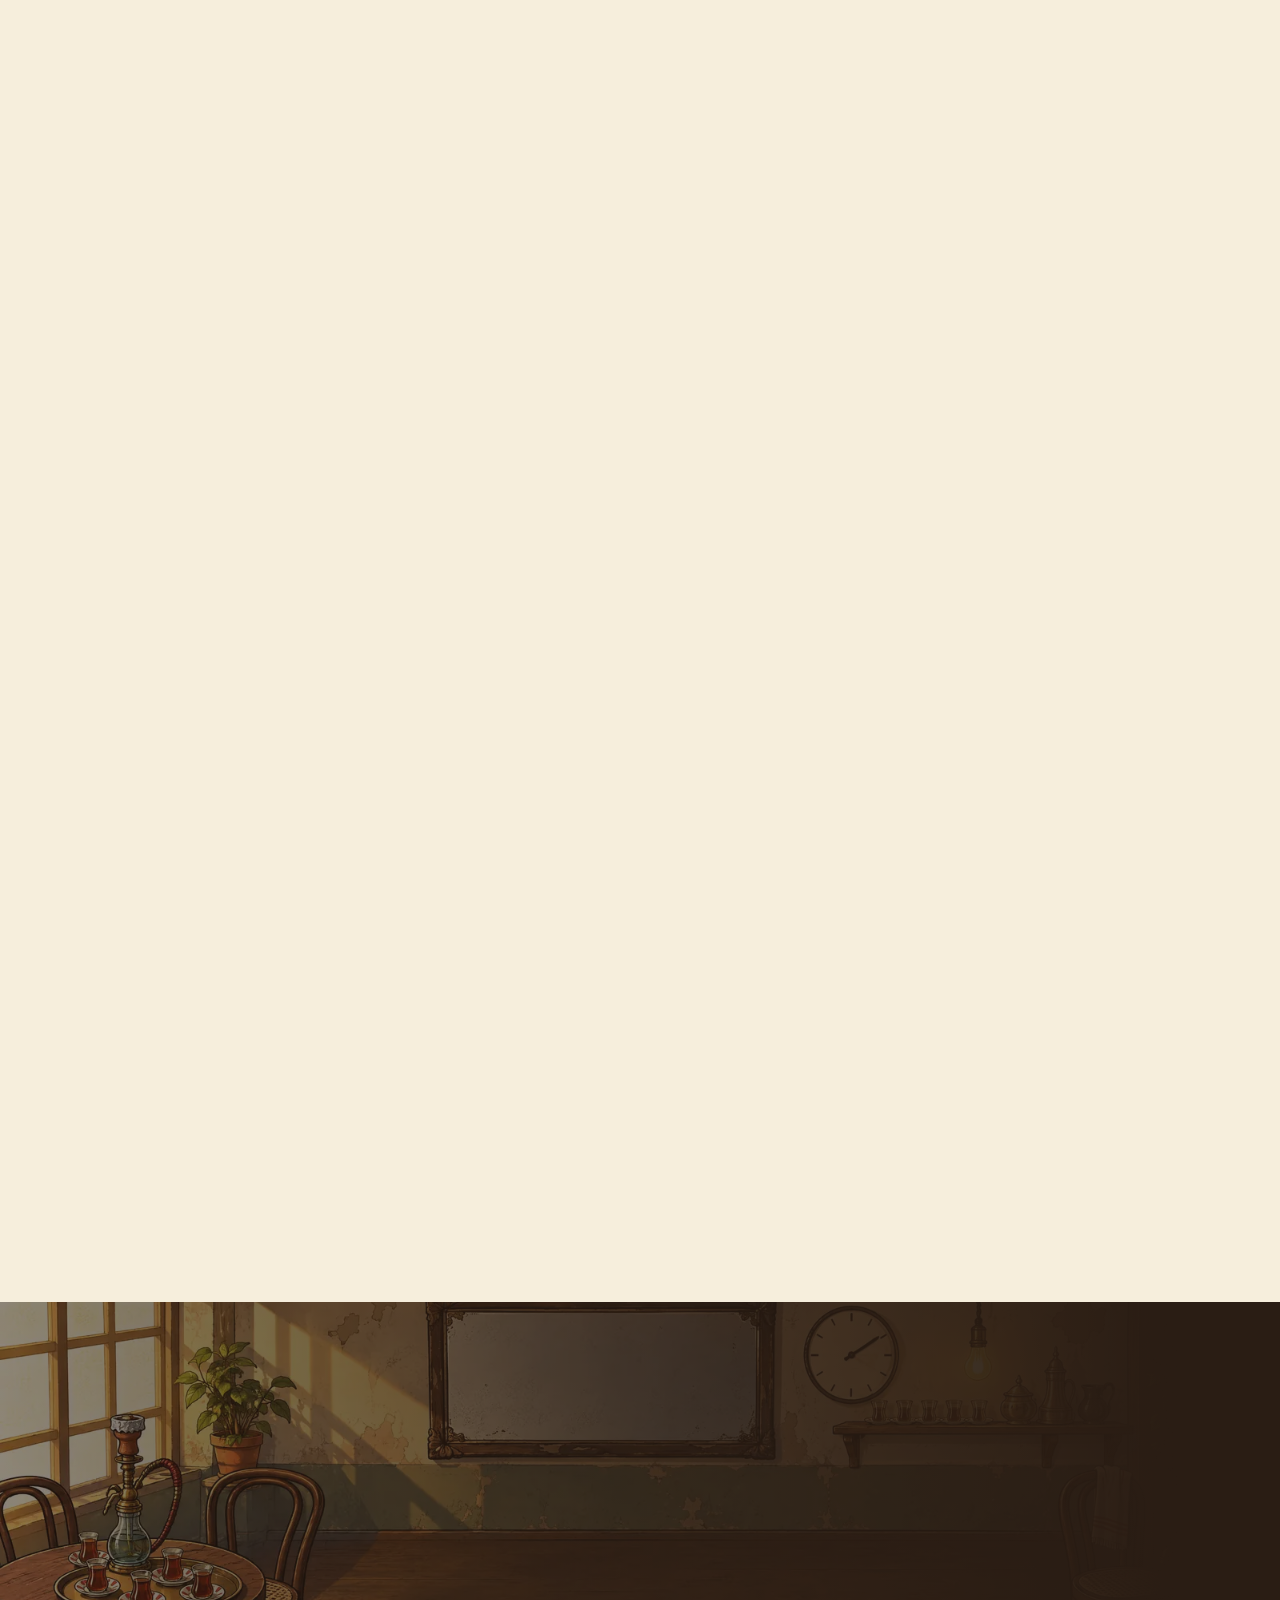
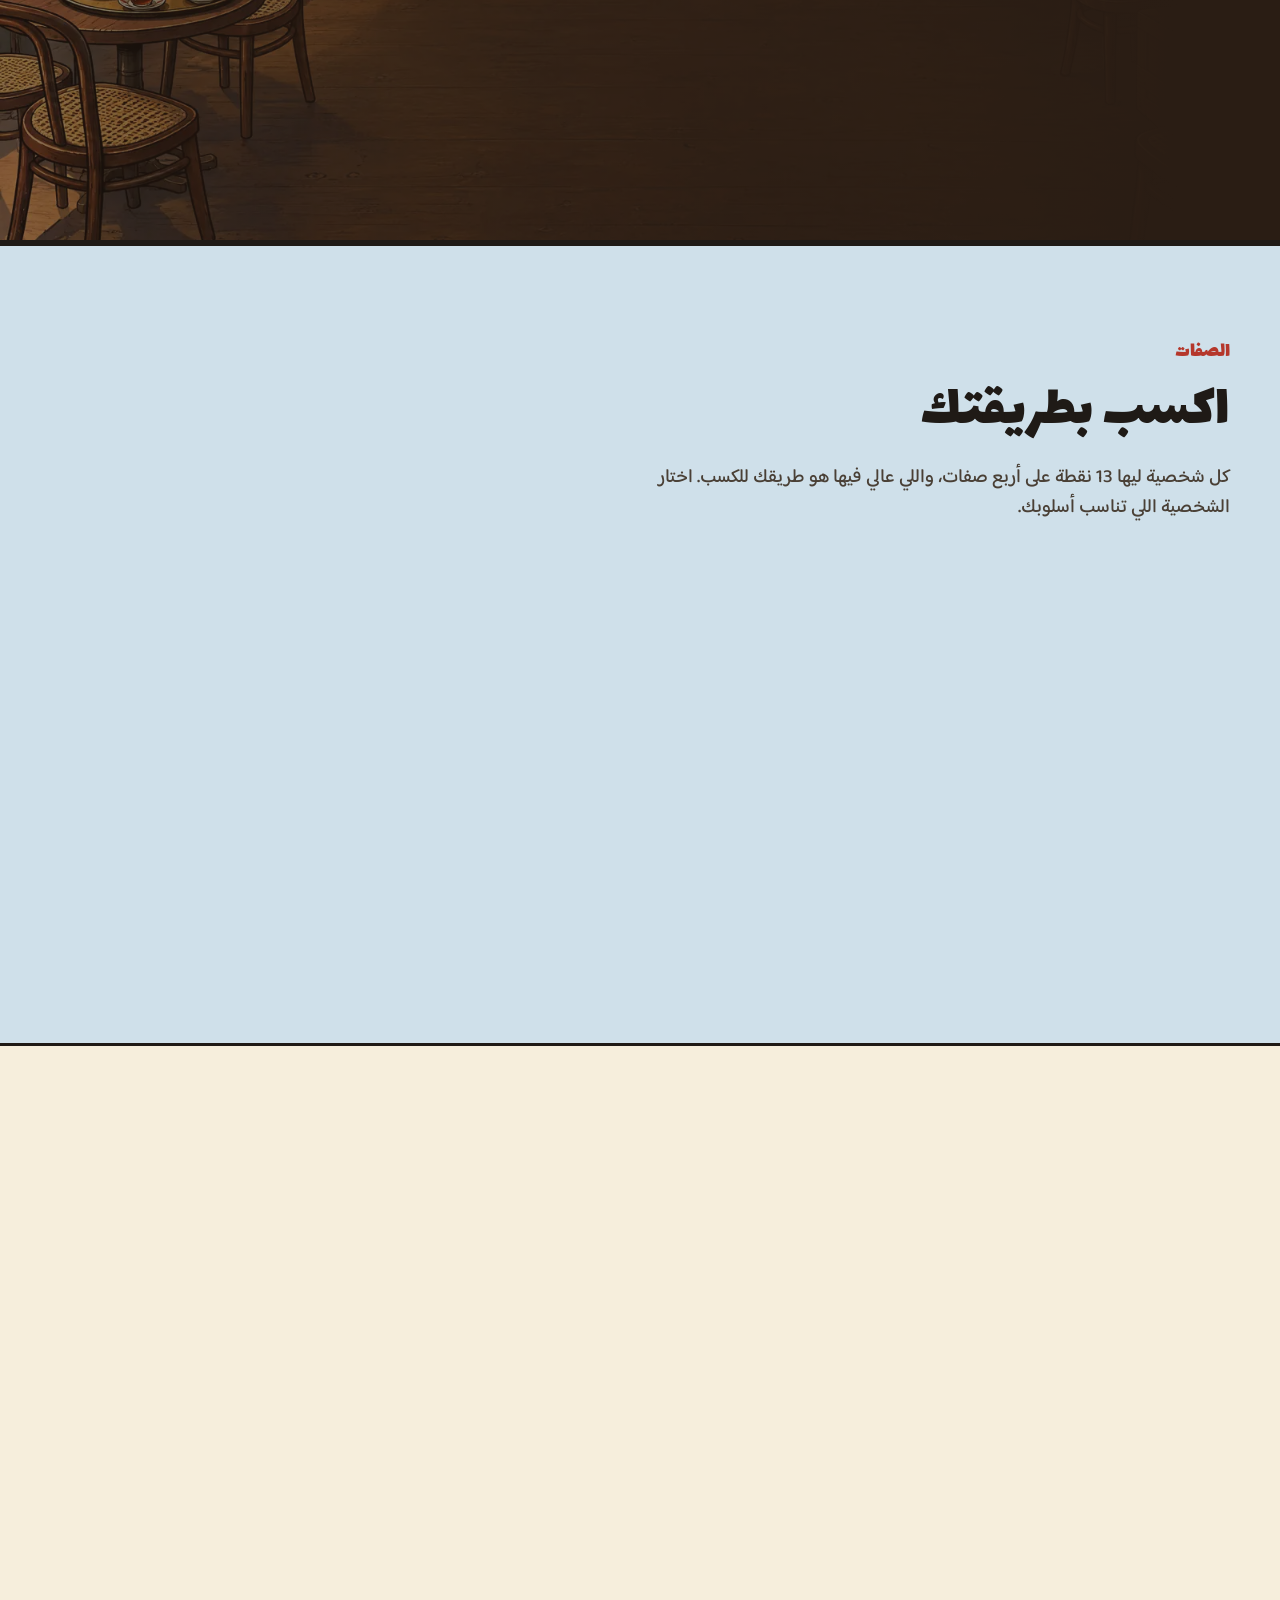
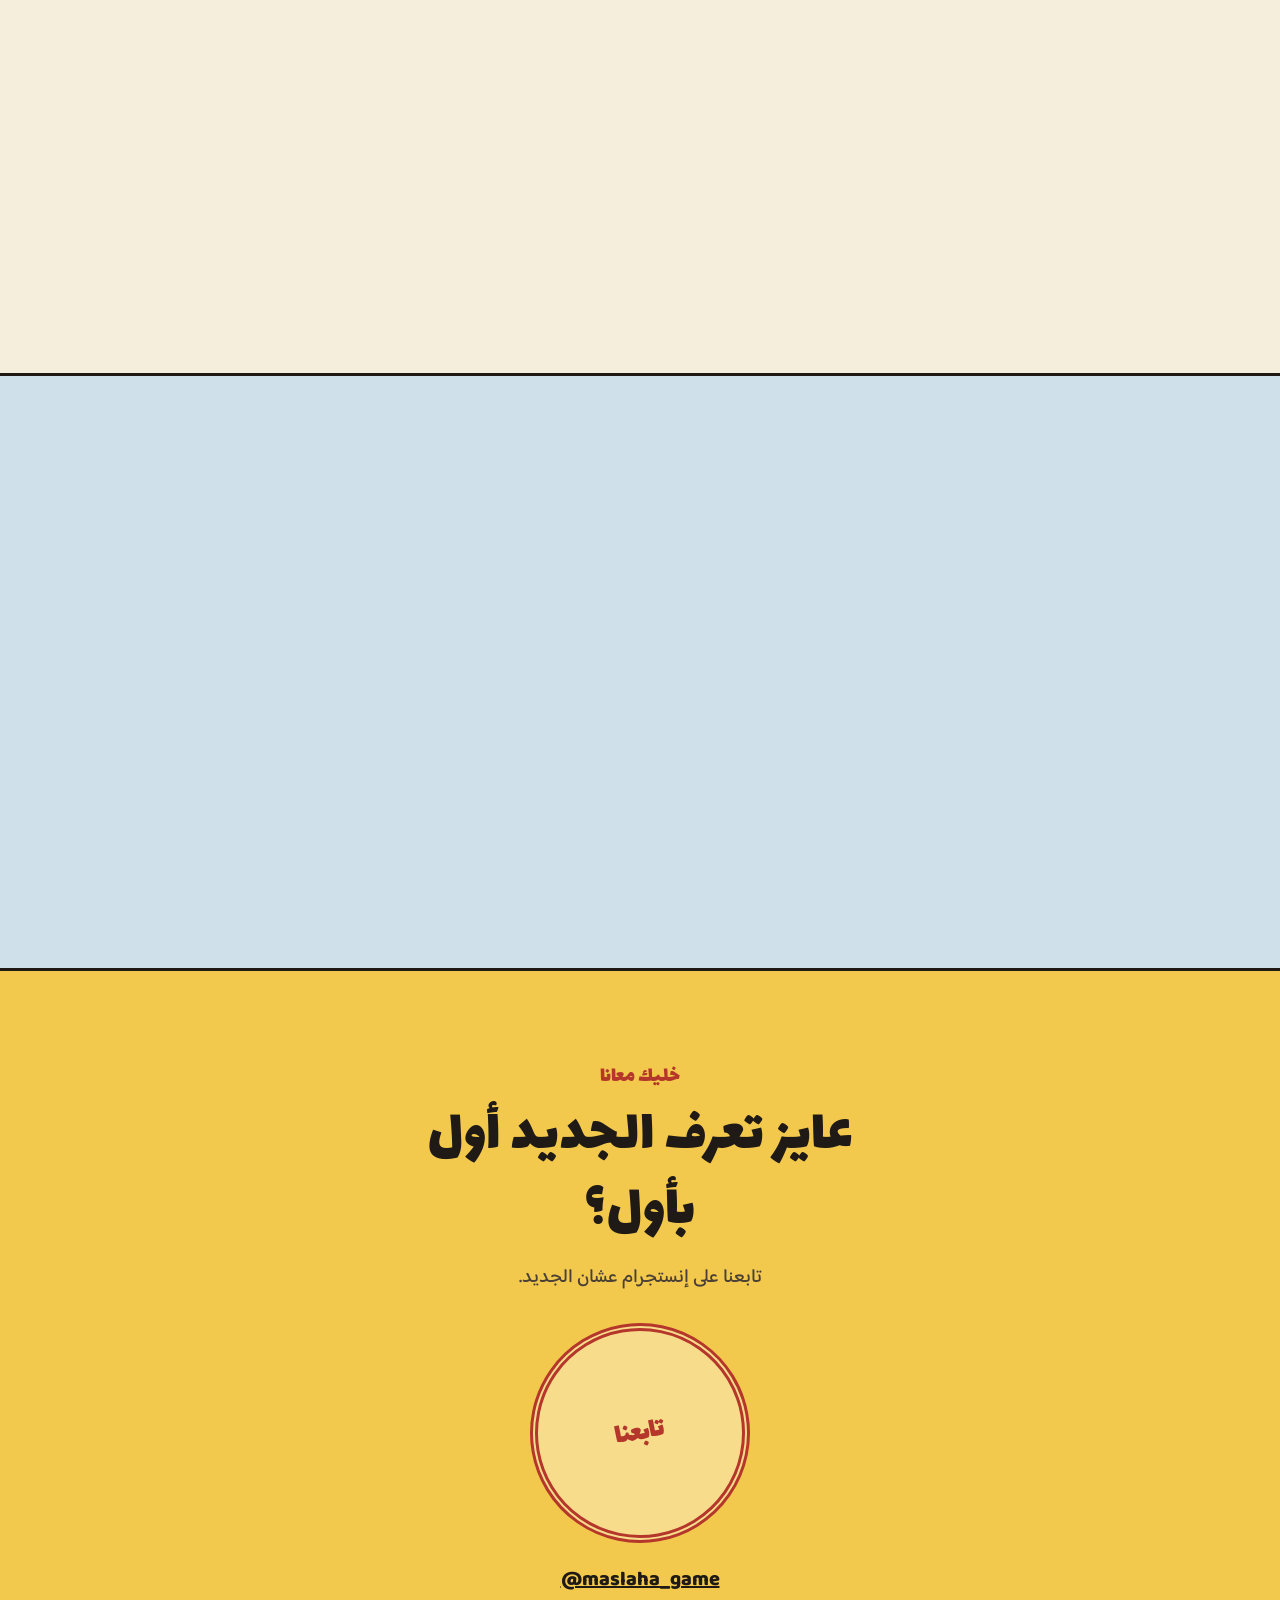
<file: ar.html>
<!doctype html>
<html>
<head>
<meta charset="utf-8">
<meta name="viewport" content="width=device-width, initial-scale=1">
<meta http-equiv="refresh" content="0; url=index.html">
<link rel="canonical" href="index.html">
<title>Qaadet Maslaha</title>
</head>
<body><p><a href="index.html">Qaadet Maslaha</a></p></body>
</html>
</file>
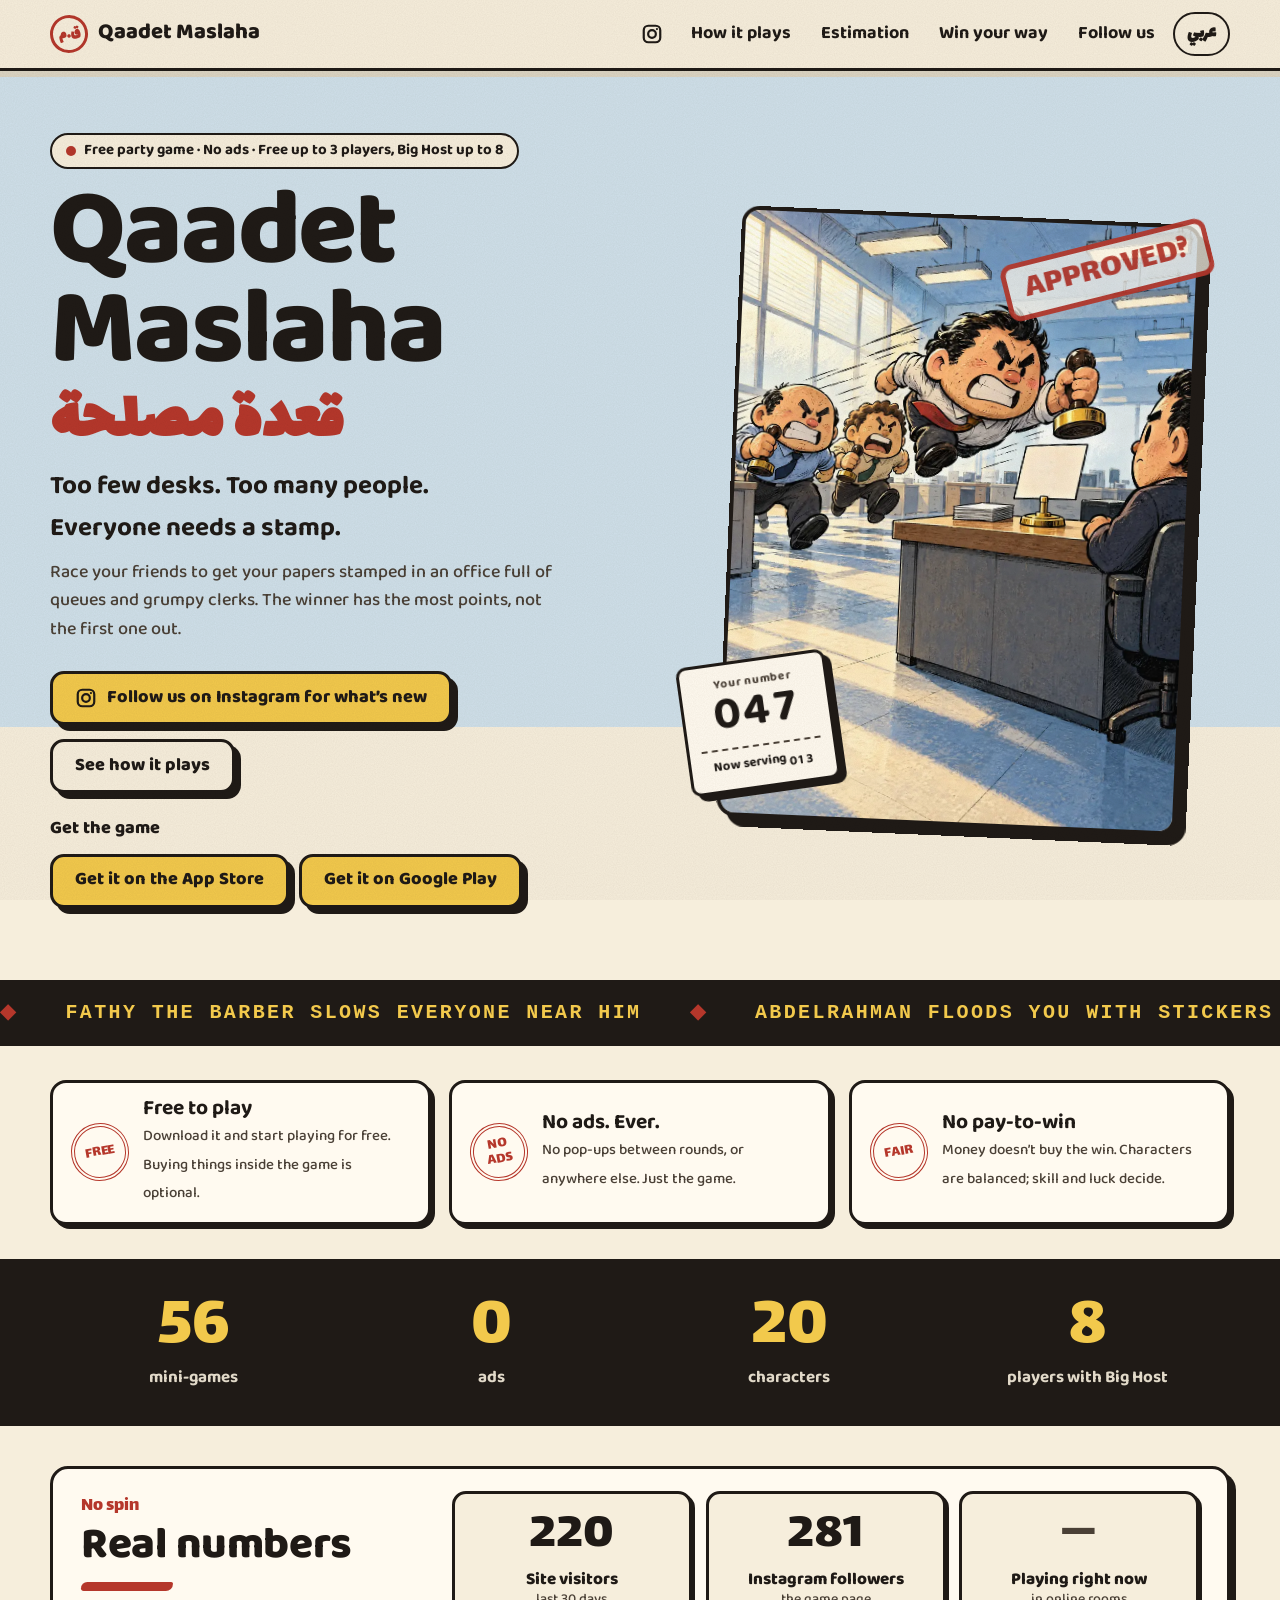
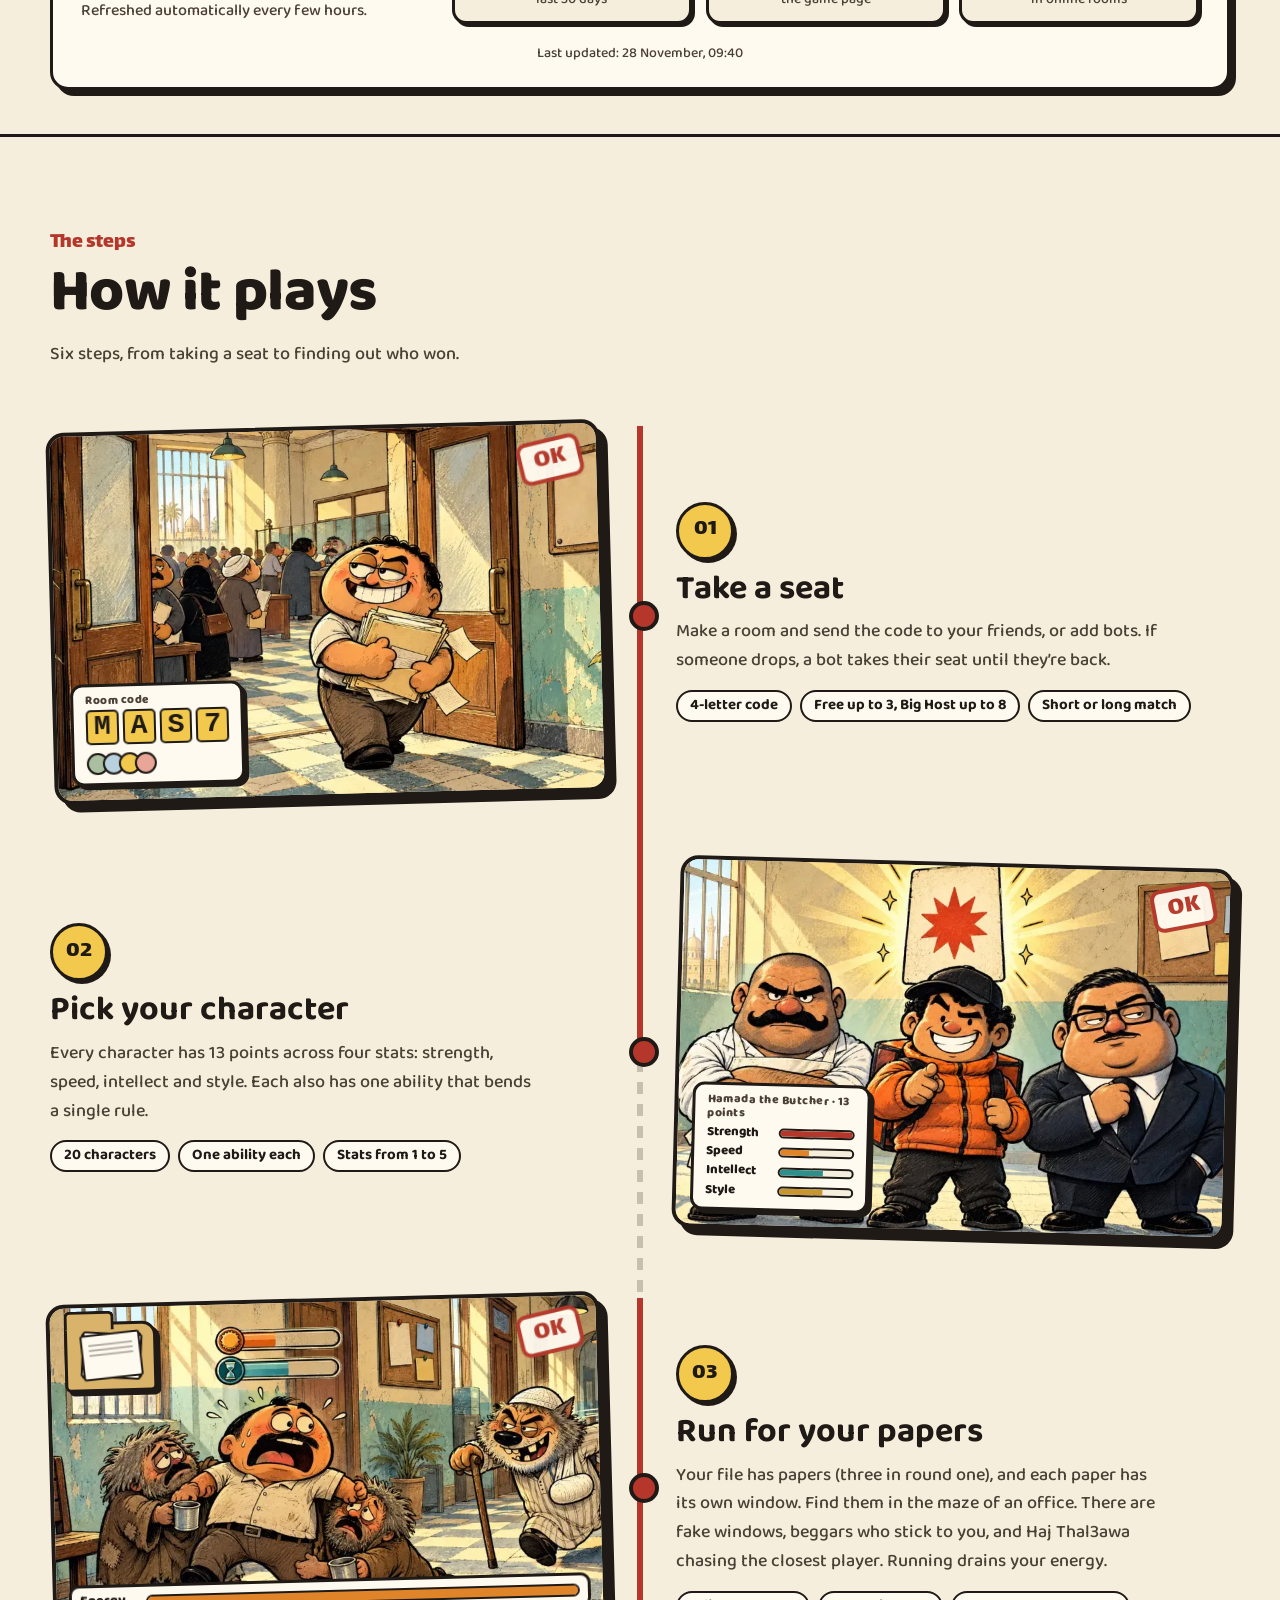
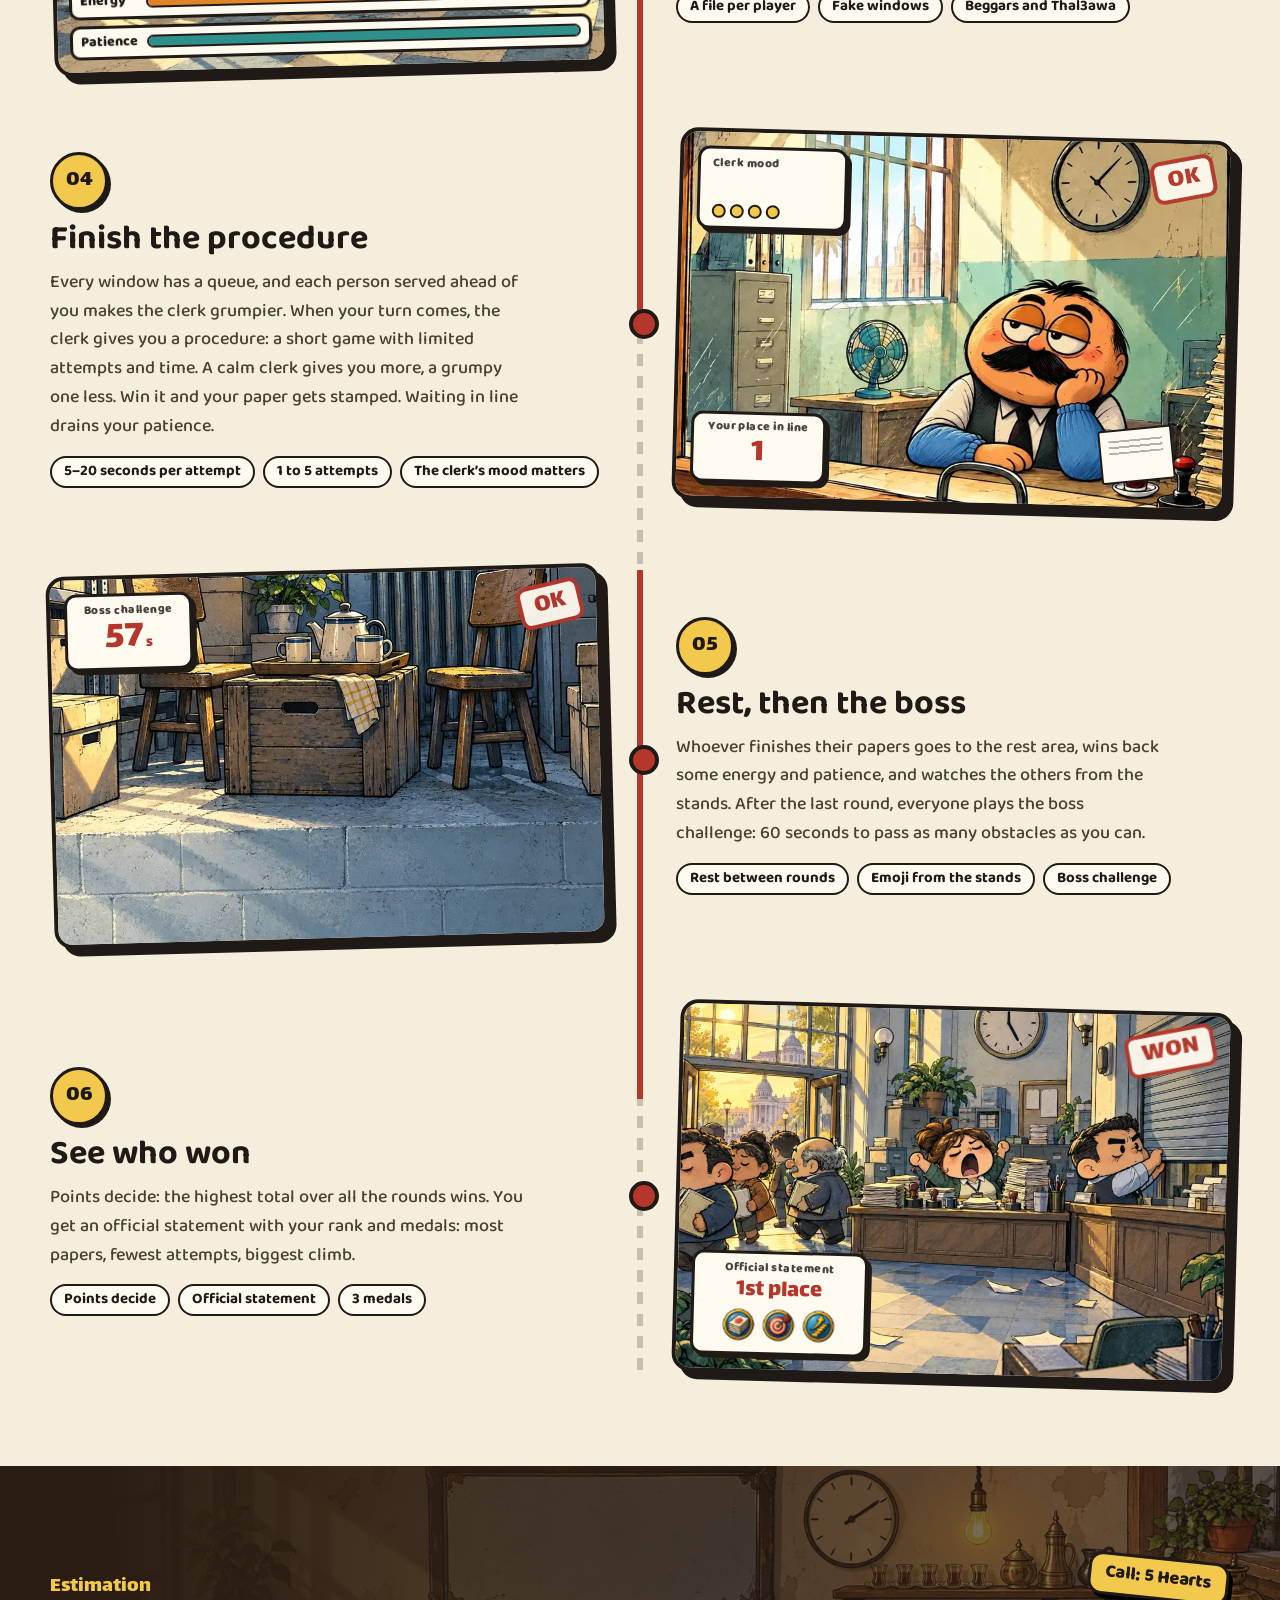
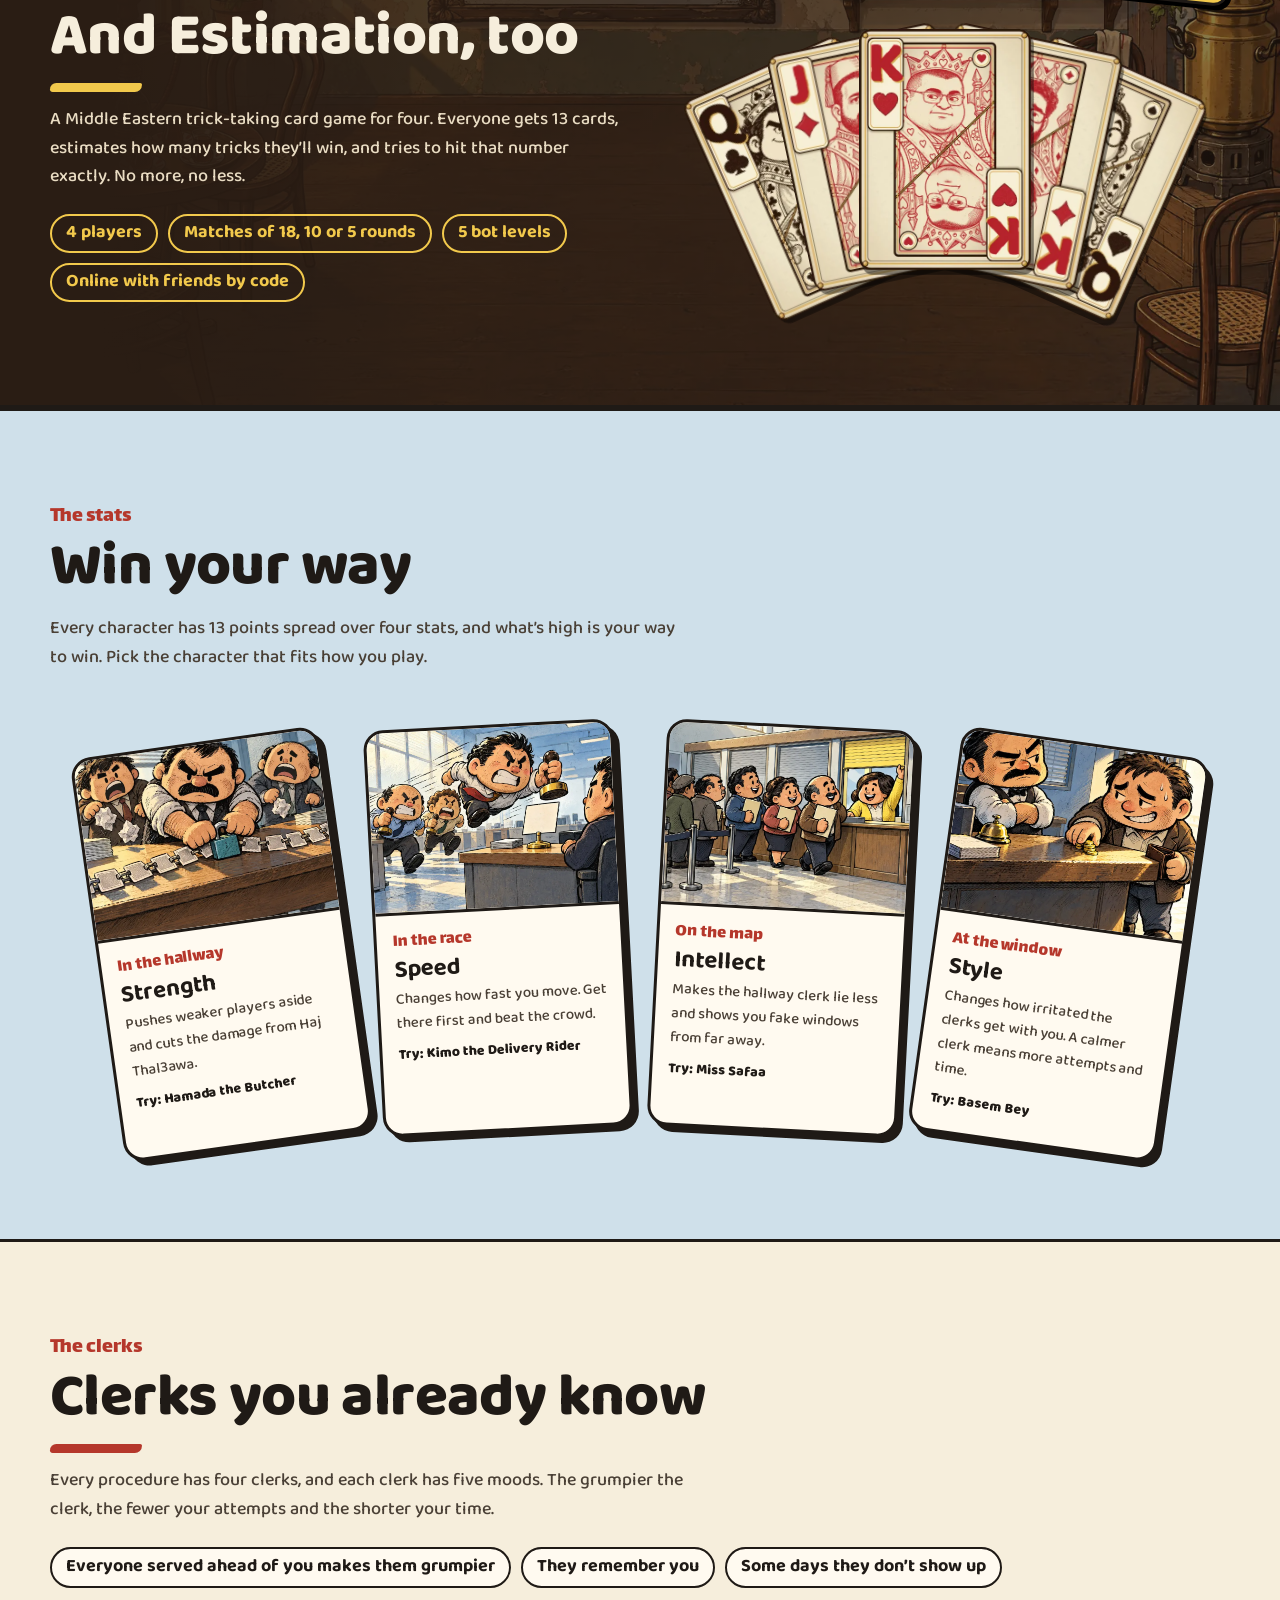
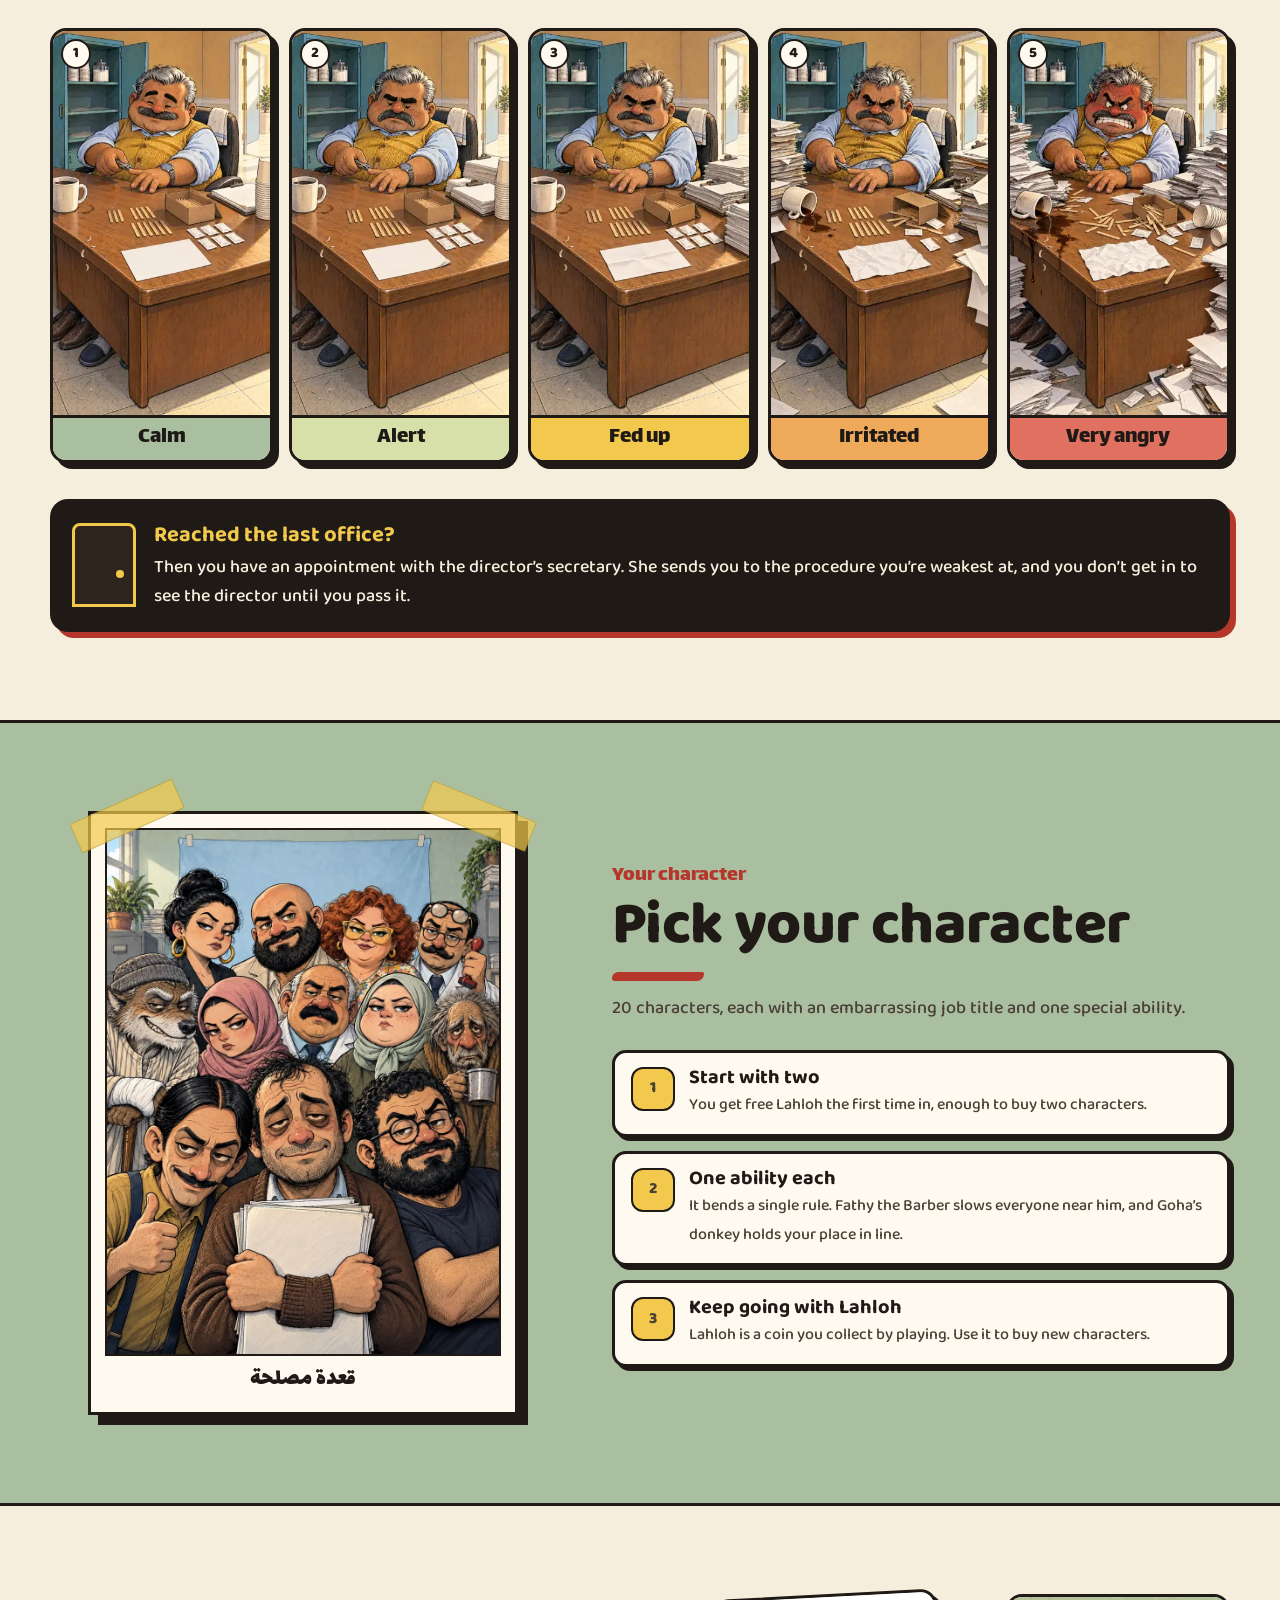
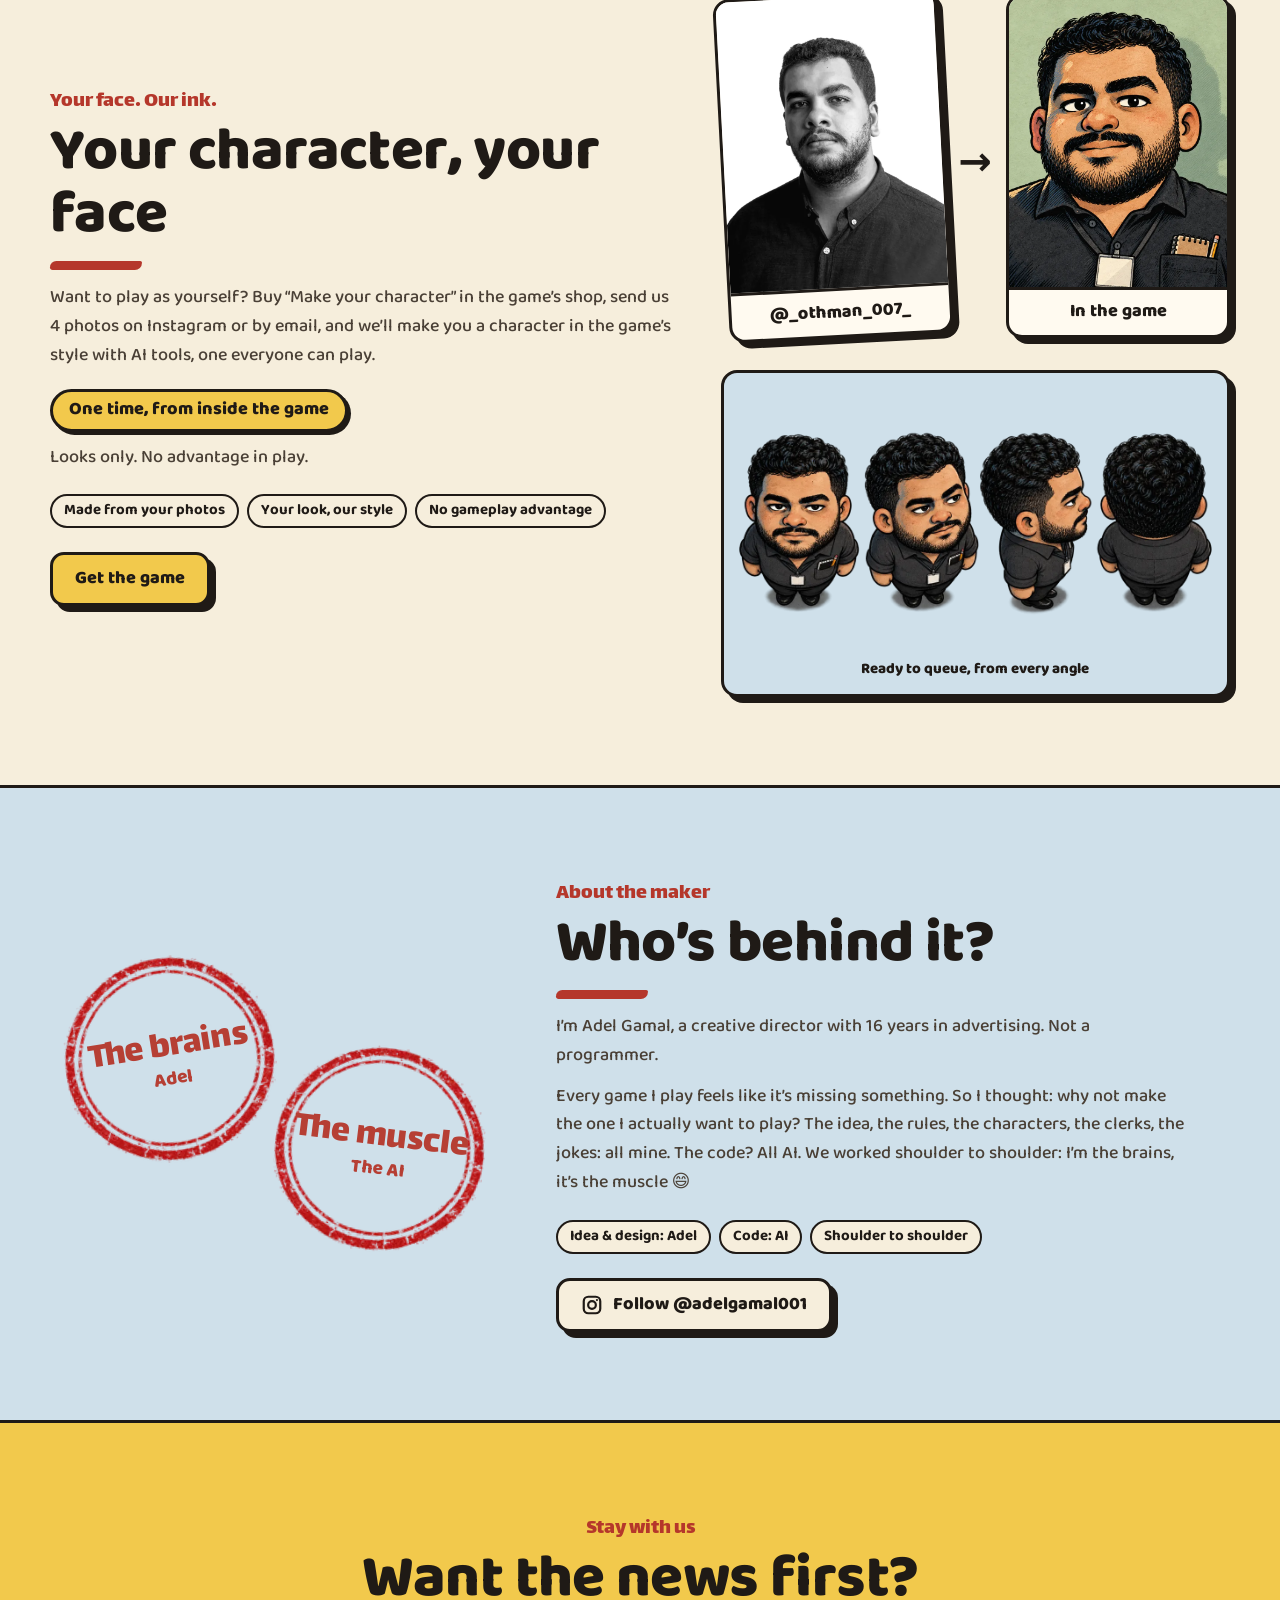
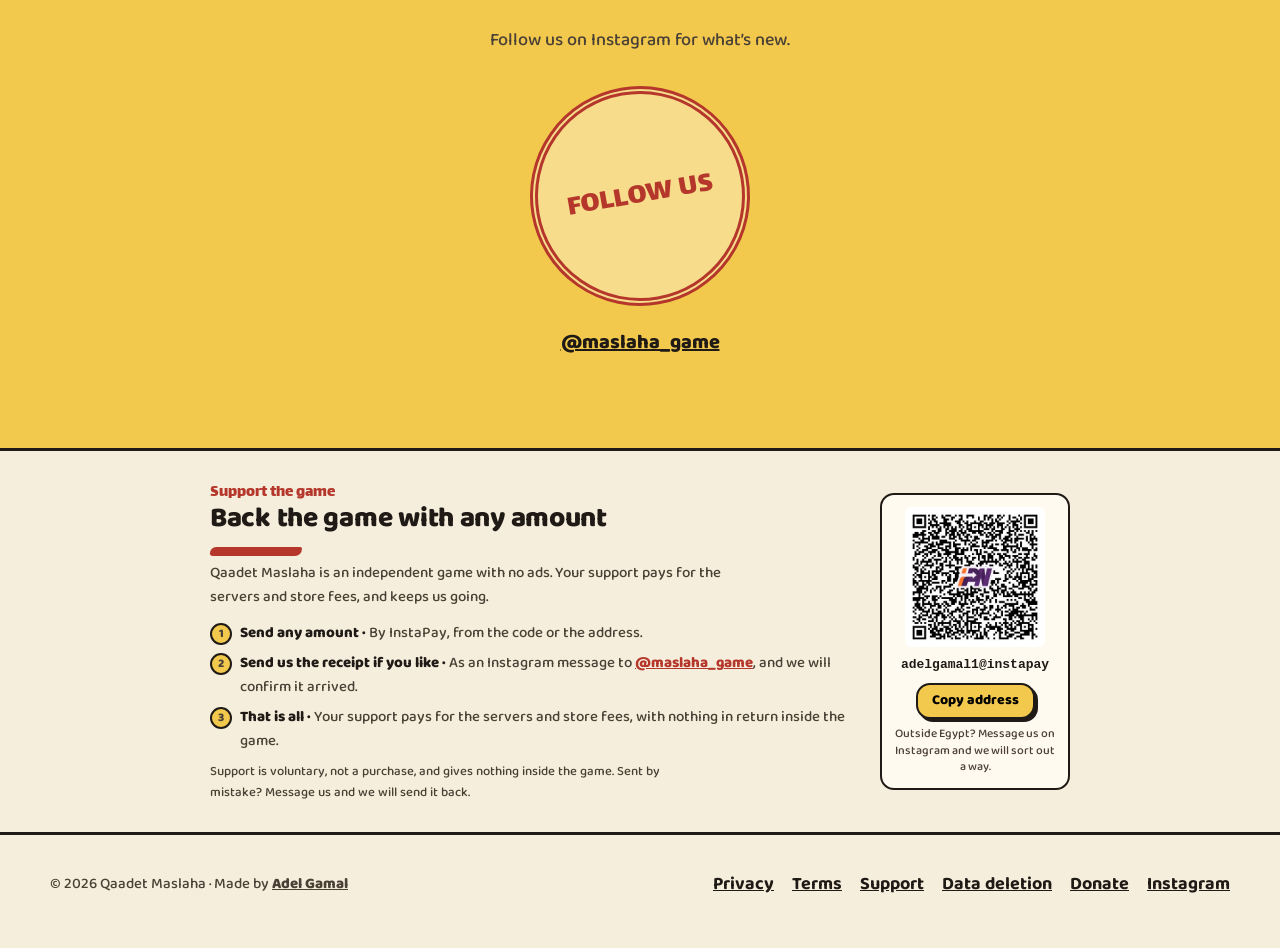
<file: en.html>
<!doctype html>
<html lang="en" dir="ltr">
<head>
<meta charset="utf-8">
<meta name="viewport" content="width=device-width, initial-scale=1">
<meta name="theme-color" content="#cfe0ea">
<meta name="referrer" content="no-referrer">
<title>Qaadet Maslaha | A free party game about Egyptian paperwork</title>
<meta name="description" content="Race your friends through Egyptian paperwork. Plus Estimation, a Middle Eastern card game. Free, no ads, no pay-to-win. On iPhone and Android.">
<meta property="og:title" content="Qaadet Maslaha">
<meta property="og:description" content="Too few desks. Too many people. Everyone needs a stamp. Free, no ads, no pay-to-win.">
<link rel="canonical" href="https://maslahagame.com/en.html">
<meta property="og:image" content="https://maslahagame.com/img/race.webp">
<link rel="preload" href="fonts/baloo-latin.woff2" as="font" type="font/woff2" crossorigin>
<link rel="preload" href="fonts/lalezar-arabic.woff2" as="font" type="font/woff2" crossorigin>
<link rel="preload" href="fonts/baloo-arabic.woff2" as="font" type="font/woff2" crossorigin>
<link rel="icon" href="favicon.ico" sizes="any">
<link rel="stylesheet" href="home.css?v=9deb05c9">
<link rel="alternate" hreflang="ar" href="index.html">
<link rel="alternate" hreflang="en" href="en.html">
</head>
<body>

<header class="nav"><div class="wrap">
  <a class="logo" href="en.html"><span class="seal" aria-hidden="true">ق.م</span>Qaadet Maslaha</a>
  <nav aria-label="Main"><a class="navig" href="https://www.instagram.com/maslaha_game" data-cta="nav" rel="noopener noreferrer" aria-label="Instagram"><svg viewBox="0 0 24 24" width="22" height="22" aria-hidden="true" fill="none" stroke="currentColor" stroke-width="2.4"><rect x="3" y="3" width="18" height="18" rx="5"/><circle cx="12" cy="12" r="4.2"/><circle cx="17.4" cy="6.6" r="1.2" fill="currentColor" stroke="none"/></svg></a><a href="#how">How it plays</a><a href="#estimation">Estimation</a><a href="#ways">Win your way</a><a href="#play">Follow us</a><a class="lang ar" href="index.html" lang="ar" hreflang="ar">عربي</a></nav>
</div></header>
<div class="qprog" aria-hidden="true"><i></i></div>

<main id="content">
<div class="hero"><div class="papers" aria-hidden="true"><i style="--x:6%;--s:1;--d:-2s;--t:17s;--r0:-20deg;--dx:34px"></i><i style="--x:20%;--s:0.8;--d:-9s;--t:21s;--r0:14deg;--dx:-26px"></i><i style="--x:36%;--s:1.1;--d:-5s;--t:19s;--r0:-8deg;--dx:30px"></i><i style="--x:52%;--s:0.9;--d:-13s;--t:23s;--r0:24deg;--dx:-34px"></i><i style="--x:67%;--s:1;--d:-7s;--t:18s;--r0:-30deg;--dx:28px"></i><i style="--x:82%;--s:0.85;--d:-15s;--t:22s;--r0:10deg;--dx:-30px"></i><i style="--x:93%;--s:1.05;--d:-3s;--t:20s;--r0:-14deg;--dx:24px"></i><i style="--x:45%;--s:0.75;--d:-11s;--t:25s;--r0:28deg;--dx:-20px"></i></div><div class="wrap">
  <div>
    <span class="eyebrow"><span class="dot"></span>Free party game · No ads · Free up to 3 players, Big Host up to 8</span>
    <h1>Qaadet Maslaha<span class="ar" lang="ar">قعدة مصلحة</span></h1>
    <p class="tag">Too few desks. Too many people. Everyone needs a stamp.</p>
    <p class="lead">Race your friends to get your papers stamped in an office full of queues and grumpy clerks. The winner has the most points, not the first one out.</p>
    <div class="cta-row">
      <a class="btn" href="https://www.instagram.com/maslaha_game" data-cta="hero" rel="noopener noreferrer"><svg viewBox="0 0 24 24" width="22" height="22" aria-hidden="true" fill="none" stroke="currentColor" stroke-width="2.4"><rect x="3" y="3" width="18" height="18" rx="5"/><circle cx="12" cy="12" r="4.2"/><circle cx="17.4" cy="6.6" r="1.2" fill="currentColor" stroke="none"/></svg>Follow us on Instagram for what’s new</a>
      <a class="btn ghost" href="#how">See how it plays</a>
    </div>
    <div class="stores" id="get" role="group" aria-label="Get the game"><b class="get-h">Get the game</b><a class="btn" href="https://apps.apple.com/eg/app/id6815344684" rel="noopener noreferrer">Get it on the App Store</a><a class="btn" href="https://play.google.com/store/apps/details?id=com.adelgamal.qaadetmaslaha" rel="noopener noreferrer">Get it on Google Play</a></div>
  </div>
  <div class="art">
    <div class="frame"><img src="img/race.webp" width="900" height="1200" alt="Three players dive toward a clerk’s desk, rubber stamps in hand" fetchpriority="high"></div>
    <div class="ticket" aria-hidden="true"><small>Your number</small><b data-roll="047">047</b><div class="perf">Now serving <span id="num" data-roll="012">012</span></div></div>
    <div class="stampmark" aria-hidden="true">APPROVED?</div>
  </div>
</div></div>

<div class="board" aria-hidden="true"><div class="track">
  <span>Fathy the barber slows everyone near him</span><span>Abdelrahman floods you with stickers and advice</span><span>Haj Thal3awa chases whoever is closest</span><span>Beggars run away from El-Zalhawy</span><span>Beggars keep away from Miss Safaa</span><span>Goha’s donkey holds your place in line</span><span>Queue Ninja walks straight through the crowd</span><span>Raafat the swindler swaps papers with passers-by</span><span>Abdo the electrician cuts the lights</span><span>A calm clerk gives you more time</span>
  <span>Fathy the barber slows everyone near him</span><span>Abdelrahman floods you with stickers and advice</span><span>Haj Thal3awa chases whoever is closest</span><span>Beggars run away from El-Zalhawy</span><span>Beggars keep away from Miss Safaa</span><span>Goha’s donkey holds your place in line</span><span>Queue Ninja walks straight through the crowd</span><span>Raafat the swindler swaps papers with passers-by</span><span>Abdo the electrician cuts the lights</span><span>A calm clerk gives you more time</span>
</div></div>

<div class="promise"><div class="wrap">
  <div class="pledge reveal"><span class="seal2" aria-hidden="true">FREE</span><div><b>Free to play</b><span>Download it and start playing for free. Buying things inside the game is optional.</span></div></div>
  <div class="pledge reveal"><span class="seal2" aria-hidden="true">NO<br>ADS</span><div><b>No ads. Ever.</b><span>No pop-ups between rounds, or anywhere else. Just the game.</span></div></div>
  <div class="pledge reveal"><span class="seal2" aria-hidden="true">FAIR</span><div><b>No pay-to-win</b><span>Money doesn’t buy the win. Characters are balanced; skill and luck decide.</span></div></div>
</div></div>

<div class="stats"><div class="wrap"><div class="stat reveal"><b data-to="56">56</b><span>mini-games</span></div><div class="stat reveal"><b data-to="0">0</b><span>ads</span></div><div class="stat reveal"><b data-to="20">20</b><span>characters</span></div><div class="stat reveal"><b data-to="8">8</b><span>players with Big Host</span></div></div></div>

<section id="real" class="real" data-json="stats.json" data-live="https://de-fra-2bb59b4f.colyseus.cloud/stats" data-soon="Soon" data-none="—" data-months="January,February,March,April,May,June,July,August,September,October,November,December" data-updated="Last updated:"><div class="wrap">
  <div class="realbox reveal" role="group" aria-label="Site and game numbers">
    <div class="realhead"><p class="kicker">No spin</p><h2>Real numbers</h2><p class="sub">Refreshed automatically every few hours.</p></div>
    <div class="real3"><div class="rt" data-k="visitors" data-state="wait"><b>—</b><span>Site visitors</span><small>last 30 days</small></div><div class="rt" data-k="ig" data-state="wait"><b>—</b><span>Instagram followers</span><small>the game page</small></div><div class="rt" data-k="live" data-state="wait"><i class="rdot" aria-hidden="true"></i><b>—</b><span>Playing right now</span><small>in online rooms</small></div></div>
    <p class="upd" hidden></p>
  </div>
</div></section>

<section id="how" class="how"><div class="wrap">
  <p class="kicker">The steps</p>
  <h2>How it plays</h2>
  <p class="sub">Six steps, from taking a seat to finding out who won.</p>
  <ol class="flow">
    <li class="stepx reveal">
      <i class="inkline" aria-hidden="true"></i>
      <div class="stepx-pic"><img src="img/step-room.webp" width="960" height="540" alt="A player walks into the office holding his file, a crowd behind him" loading="lazy"><div class="wgt code" aria-hidden="true"><small>Room code</small><b><span>M</span><span>A</span><span>S</span><span>7</span></b><i class="joiners"><u></u><u></u><u></u><u></u></i></div><span class="okx" aria-hidden="true">OK</span></div>
      <div class="stepx-txt"><span class="stepx-no">01</span><h3>Take a seat</h3><p>Make a room and send the code to your friends, or add bots. If someone drops, a bot takes their seat until they’re back.</p><div class="chipsx"><span>4-letter code</span><span>Free up to 3, Big Host up to 8</span><span>Short or long match</span></div></div>
    </li>
    <li class="stepx reveal">
      <i class="inkline" aria-hidden="true"></i>
      <div class="stepx-pic"><img src="img/step-chars.webp" width="960" height="540" alt="Three characters: a butcher, a delivery rider and a businessman" loading="lazy"><div class="wgt cstat" aria-hidden="true"><small>Hamada the Butcher · 13 points</small><div class="sr" style="--n:5;--k:0"><span>Strength</span><i></i></div><div class="sr" style="--n:2;--k:1"><span>Speed</span><i></i></div><div class="sr" style="--n:3;--k:2"><span>Intellect</span><i></i></div><div class="sr" style="--n:3;--k:3"><span>Style</span><i></i></div></div><span class="okx" aria-hidden="true">OK</span></div>
      <div class="stepx-txt"><span class="stepx-no">02</span><h3>Pick your character</h3><p>Every character has 13 points across four stats: strength, speed, intellect and style. Each also has one ability that bends a single rule.</p><div class="chipsx"><span>20 characters</span><span>One ability each</span><span>Stats from 1 to 5</span></div></div>
    </li>
    <li class="stepx reveal">
      <i class="inkline" aria-hidden="true"></i>
      <div class="stepx-pic"><img src="img/step-hazards.webp" width="960" height="540" alt="Beggars stuck to a player while Haj Thal3awa runs after someone" loading="lazy"><div class="wgt file" aria-hidden="true"><i></i><i></i><i></i></div><div class="bars" aria-hidden="true"><div class="bar nrg"><span>Energy</span><i></i></div><div class="bar pat"><span>Patience</span><i></i></div></div><span class="okx" aria-hidden="true">OK</span></div>
      <div class="stepx-txt"><span class="stepx-no">03</span><h3>Run for your papers</h3><p>Your file has papers (three in round one), and each paper has its own window. Find them in the maze of an office. There are fake windows, beggars who stick to you, and Haj Thal3awa chasing the closest player. Running drains your energy.</p><div class="chipsx"><span>A file per player</span><span>Fake windows</span><span>Beggars and Thal3awa</span></div></div>
    </li>
    <li class="stepx reveal">
      <i class="inkline" aria-hidden="true"></i>
      <div class="stepx-pic"><img src="img/step-clerk.webp" width="960" height="552" alt="A clerk leaning on his hand behind the window, a stamp and tea on the desk" loading="lazy"><div class="wgt visit" aria-hidden="true"><small>Clerk mood</small><b class="moodtxt"><span>Calm</span><span>Alert</span><span>Fed up</span><span>Irritated</span><span>Very angry</span></b><i class="tries"><u></u><u></u><u></u><u></u></i></div><div class="wgt queue" aria-hidden="true"><small>Your place in line</small><b class="qn" data-go="You’re up">3</b></div><div class="deskpaper" aria-hidden="true"></div><i class="bigstamp2" data-t="OK" aria-hidden="true"></i><span class="okx" aria-hidden="true">OK</span></div>
      <div class="stepx-txt"><span class="stepx-no">04</span><h3>Finish the procedure</h3><p>Every window has a queue, and each person served ahead of you makes the clerk grumpier. When your turn comes, the clerk gives you a procedure: a short game with limited attempts and time. A calm clerk gives you more, a grumpy one less. Win it and your paper gets stamped. Waiting in line drains your patience.</p><div class="chipsx"><span>5–20 seconds per attempt</span><span>1 to 5 attempts</span><span>The clerk’s mood matters</span></div></div>
    </li>
    <li class="stepx reveal">
      <i class="inkline" aria-hidden="true"></i>
      <div class="stepx-pic"><img src="img/step-rest.webp" width="960" height="679" alt="A rest corner with chairs and a tea kettle" loading="lazy"><div class="wgt bchal" aria-hidden="true"><small>Boss challenge</small><b class="cd">60<small>s</small></b><em class="bids"><u>+1</u><u>+1</u><u>×2</u><u>+1</u></em></div><span class="okx" aria-hidden="true">OK</span></div>
      <div class="stepx-txt"><span class="stepx-no">05</span><h3>Rest, then the boss</h3><p>Whoever finishes their papers goes to the rest area, wins back some energy and patience, and watches the others from the stands. After the last round, everyone plays the boss challenge: 60 seconds to pass as many obstacles as you can.</p><div class="chipsx"><span>Rest between rounds</span><span>Emoji from the stands</span><span>Boss challenge</span></div></div>
    </li>
    <li class="stepx reveal">
      <i class="inkline" aria-hidden="true"></i>
      <div class="stepx-pic"><img src="img/step-result.webp" width="960" height="717" alt="The office at sunset with people leaving" loading="lazy"><div class="wgt fax" aria-hidden="true"><small>Official statement</small><b>1st place</b><i class="meds"><img src="img/medal-papers.webp" width="34" height="34" alt=""><img src="img/medal-attempts.webp" width="34" height="34" alt=""><img src="img/medal-climb.webp" width="34" height="34" alt=""></i></div><span class="okx" aria-hidden="true">WON</span></div>
      <div class="stepx-txt"><span class="stepx-no">06</span><h3>See who won</h3><p>Points decide: the highest total over all the rounds wins. You get an official statement with your rank and medals: most papers, fewest attempts, biggest climb.</p><div class="chipsx"><span>Points decide</span><span>Official statement</span><span>3 medals</span></div></div>
    </li>
  </ol>
</div></section>

<section id="estimation" class="est">
  <div class="bg" style="background-image:url(img/cafe.webp)" aria-hidden="true"></div>
  <div class="wrap">
    <div class="reveal">
      <p class="kicker">Estimation</p>
      <h2>And Estimation, too</h2>
      <p class="sub">A Middle Eastern trick-taking card game for four. Everyone gets 13 cards, estimates how many tricks they’ll win, and tries to hit that number exactly. No more, no less.</p>
      <div class="chips"><span>4 players</span><span>Matches of 18, 10 or 5 rounds</span><span>5 bot levels</span><span>Online with friends by code</span></div>
    </div>
    <div class="fan" aria-hidden="true" dir="ltr">
      <div class="pc"><div class="pf"><img class="fr" src="img/est/QC.webp" width="379" height="530" alt="" loading="lazy"><img class="bk" src="img/est/back.webp" width="379" height="530" alt="" loading="lazy"></div></div>
      <div class="pc"><div class="pf"><img class="fr" src="img/est/JD.webp" width="379" height="530" alt="" loading="lazy"><img class="bk" src="img/est/back.webp" width="379" height="530" alt="" loading="lazy"></div></div>
      <div class="pc"><div class="pf"><img class="fr" src="img/est/KH.webp" width="379" height="530" alt="" loading="lazy"><img class="bk" src="img/est/back.webp" width="379" height="530" alt="" loading="lazy"></div></div>
      <div class="pc"><div class="pf"><img class="fr" src="img/est/KD.webp" width="379" height="530" alt="" loading="lazy"><img class="bk" src="img/est/back.webp" width="379" height="530" alt="" loading="lazy"></div></div>
      <div class="pc"><div class="pf"><img class="fr" src="img/est/QS.webp" width="379" height="530" alt="" loading="lazy"><img class="bk" src="img/est/back.webp" width="379" height="530" alt="" loading="lazy"></div></div>
      <span class="call" dir="ltr">Call: 5 Hearts</span>
    </div>
  </div>
</section>

<section id="ways" class="ways"><div class="wrap">
  <p class="kicker">The stats</p>
  <h2>Win your way</h2>
  <p class="sub">Every character has 13 points spread over four stats, and what’s high is your way to win. Pick the character that fits how you play.</p>
  <div class="hand reveal">
    <div class="card"><div class="pic"><img src="img/sabotage.webp" alt="" loading="lazy"></div><div class="txt"><span class="suit">In the hallway</span><h3>Strength</h3><p>Pushes weaker players aside and cuts the damage from Haj Thal3awa.</p><em>Try: Hamada the Butcher</em></div></div>
    <div class="card"><div class="pic"><img src="img/race.webp" alt="" loading="lazy"></div><div class="txt"><span class="suit">In the race</span><h3>Speed</h3><p>Changes how fast you move. Get there first and beat the crowd.</p><em>Try: Kimo the Delivery Rider</em></div></div>
    <div class="card"><div class="pic"><img src="img/window2.webp" alt="" loading="lazy"></div><div class="txt"><span class="suit">On the map</span><h3>Intellect</h3><p>Makes the hallway clerk lie less and shows you fake windows from far away.</p><em>Try: Miss Safaa</em></div></div>
    <div class="card"><div class="pic"><img src="img/auction.webp" alt="" loading="lazy"></div><div class="txt"><span class="suit">At the window</span><h3>Style</h3><p>Changes how irritated the clerks get with you. A calmer clerk means more attempts and time.</p><em>Try: Basem Bey</em></div></div>
  </div>
</div></section>

<section id="clerks" class="clerks"><div class="wrap">
  <div class="reveal">
    <p class="kicker">The clerks</p>
    <h2>Clerks you already know</h2>
    <p class="sub">Every procedure has four clerks, and each clerk has five moods. The grumpier the clerk, the fewer your attempts and the shorter your time.</p>
    <div class="moods"><span class="mood">Everyone served ahead of you makes them grumpier</span><span class="mood">They remember you</span><span class="mood">Some days they don’t show up</span></div>
  </div>
  <ol class="ladder">
      <li class="rung reveal"><img src="img/mood-1.webp" width="360" height="637" alt="A calm clerk with a tidy desk" loading="lazy"><span class="no" aria-hidden="true">1</span><b>Calm</b></li>
      <li class="rung reveal"><img src="img/mood-2.webp" width="360" height="637" alt="An alert clerk with a few papers on the desk" loading="lazy"><span class="no" aria-hidden="true">2</span><b>Alert</b></li>
      <li class="rung reveal"><img src="img/mood-3.webp" width="360" height="637" alt="A fed-up clerk with papers piling up" loading="lazy"><span class="no" aria-hidden="true">3</span><b>Fed up</b></li>
      <li class="rung reveal"><img src="img/mood-4.webp" width="360" height="637" alt="An irritated clerk, papers heaped and tea spilled" loading="lazy"><span class="no" aria-hidden="true">4</span><b>Irritated</b></li>
      <li class="rung reveal"><img src="img/mood-5.webp" width="360" height="637" alt="A clerk at the limit, papers covering the desk" loading="lazy"><span class="no" aria-hidden="true">5</span><b>Very angry</b></li>
  </ol>
  <div class="boss reveal"><div class="door" aria-hidden="true"></div><div><b>Reached the last office?</b>Then you have an appointment with the director’s secretary. She sends you to the procedure you’re weakest at, and you don’t get in to see the director until you pass it.</div></div>
</div></section>

<section class="chars"><div class="wrap">
  <figure class="polaroid reveal"><img src="img/selfie.webp" width="900" height="1200" alt="A crowded group selfie of quirky office characters" loading="lazy"><figcaption class="ar" lang="ar">قعدة مصلحة</figcaption></figure>
  <div class="reveal">
    <p class="kicker">Your character</p>
    <h2>Pick your character</h2>
    <p class="sub">20 characters, each with an embarrassing job title and one special ability.</p>
    <div class="opts">
      <div class="opt"><span class="ic">1</span><div><b>Start with two</b><span>You get free Lahloh the first time in, enough to buy two characters.</span></div></div>
      <div class="opt"><span class="ic">2</span><div><b>One ability each</b><span>It bends a single rule. Fathy the Barber slows everyone near him, and Goha’s donkey holds your place in line.</span></div></div>
      <div class="opt"><span class="ic">3</span><div><b>Keep going with Lahloh</b><span>Lahloh is a coin you collect by playing. Use it to buy new characters.</span></div></div>
    </div>
  </div>
</div></section>

<section id="custom" class="custom"><div class="wrap">
  <div class="reveal">
    <p class="kicker">Your face. Our ink.</p>
    <h2>Your character, your face</h2>
    <p class="sub">Want to play as yourself? Buy “Make your character” in the game’s shop, send us 4 photos on Instagram or by email, and we’ll make you a character in the game’s style with AI tools, one everyone can play.</p>
    <span class="price">One time, from inside the game</span>
    <p class="sub">Looks only. No advantage in play.</p>
    <div class="facts-row"><span>Made from your photos</span><span>Your look, our style</span><span>No gameplay advantage</span></div>
    <div class="cta-row" style="margin-top:24px"><a class="btn" href="#get">Get the game</a></div>
  </div>
  <div class="case reveal" aria-label="Example: Othman">
    <figure><img src="img/othman-photo.webp" width="720" height="960" alt="Othman" loading="lazy"><figcaption><a href="https://www.instagram.com/_othman_007_" rel="noopener noreferrer" dir="ltr">@_othman_007_</a></figcaption></figure>
    <span class="arrow" aria-hidden="true">→</span>
    <figure><img src="img/othman-char.webp" width="720" height="960" alt="Othman — in the game" loading="lazy"><figcaption>In the game</figcaption></figure>
    <div class="turn"><img src="img/othman-turn.webp" width="1100" height="629" alt="Othman’s character from four angles" loading="lazy"><span>Ready to queue, from every angle</span></div>
  </div>
</div></section>

<section id="maker" class="maker"><div class="wrap">
  <div class="seals reveal" aria-hidden="true"><div class="seal3"><b>The brains</b><span>Adel</span></div><div class="seal3"><b>The muscle</b><span>The AI</span></div></div>
  <div class="reveal">
    <p class="kicker">About the maker</p>
    <h2>Who’s behind it?</h2>
    <p class="sub">I’m Adel Gamal, a creative director with 16 years in advertising. Not a programmer.</p>
    <p class="sub">Every game I play feels like it’s missing something. So I thought: why not make the one I actually want to play? The idea, the rules, the characters, the clerks, the jokes: all mine. The code? All AI. We worked shoulder to shoulder: I’m the brains, it’s the muscle 😄</p>
    <div class="facts-row"><span>Idea &amp; design: Adel</span><span>Code: AI</span><span>Shoulder to shoulder</span></div>
    <div class="cta-row" style="margin-top:24px"><a class="btn ghost" href="https://www.instagram.com/adelgamal001" rel="noopener noreferrer"><svg viewBox="0 0 24 24" width="22" height="22" aria-hidden="true" fill="none" stroke="currentColor" stroke-width="2.4"><rect x="3" y="3" width="18" height="18" rx="5"/><circle cx="12" cy="12" r="4.2"/><circle cx="17.4" cy="6.6" r="1.2" fill="currentColor" stroke="none"/></svg><span dir="ltr">Follow @adelgamal001</span></a></div>
  </div>
</div></section>

<section id="play" class="final"><div class="wrap">
  <p class="kicker">Stay with us</p>
  <h2>Want the news first?</h2>
  <p class="sub">Follow us on Instagram for what’s new.</p>
  <a class="bigstamp" href="https://www.instagram.com/maslaha_game" data-cta="play" rel="noopener noreferrer">FOLLOW US</a>
  <a class="handle" href="https://www.instagram.com/maslaha_game" data-cta="play" rel="noopener noreferrer" dir="ltr">@maslaha_game</a>
</div></section>

<section id="support" class="support"><div class="wrap">
  <div class="reveal">
    <p class="kicker">Support the game</p>
    <h2>Back the game with any amount</h2>
    <p class="sub">Qaadet Maslaha is an independent game with no ads. Your support pays for the servers and store fees, and keeps us going.</p>
    <ol class="sup-steps"><li><span class="no">1</span><div><b>Send any amount</b><span>By InstaPay, from the code or the address.</span></div></li><li><span class="no">2</span><div><b>Send us the receipt if you like</b><span>As an Instagram message to <a href="https://www.instagram.com/maslaha_game/" rel="noopener noreferrer" dir="ltr">@maslaha_game</a>, and we will confirm it arrived.</span></div></li><li><span class="no">3</span><div><b>That is all</b><span>Your support pays for the servers and store fees, with nothing in return inside the game.</span></div></li></ol>
    <p class="sup-note">Support is voluntary, not a purchase, and gives nothing inside the game. Sent by mistake? Message us and we will send it back.</p>
  </div>
  <div class="qrcard reveal">
    <img src="img/instapay-qr.webp" width="392" height="392" alt="InstaPay code for adelgamal1@instapay" loading="lazy">
    <code class="ipa" dir="ltr">adelgamal1@instapay</code>
    <button class="btn copyipa" type="button" data-copied="Copied ✓">Copy address</button>
    <small>Outside Egypt? Message us on Instagram and we will sort out a way.</small>
  </div>
</div></section>
</main>

<footer><div class="wrap">
  <small>© 2026 Qaadet Maslaha · Made by <a href="https://www.instagram.com/adelgamal001" rel="noopener noreferrer">Adel Gamal</a></small>
  <nav aria-label="Game information"><a href="privacy-en.html">Privacy</a><a href="terms-en.html">Terms</a><a href="support-en.html">Support</a><a href="account-deletion-en.html">Data deletion</a><a href="#support">Donate</a><a href="https://www.instagram.com/maslaha_game" data-cta="footer" rel="noopener noreferrer">Instagram</a></nav>
</div></footer>

<script src="home.js?v=741dba42" defer></script>
<script src="stats.js" defer></script>
<script src="analytics.js" defer></script>
</body>
</html>
</file>
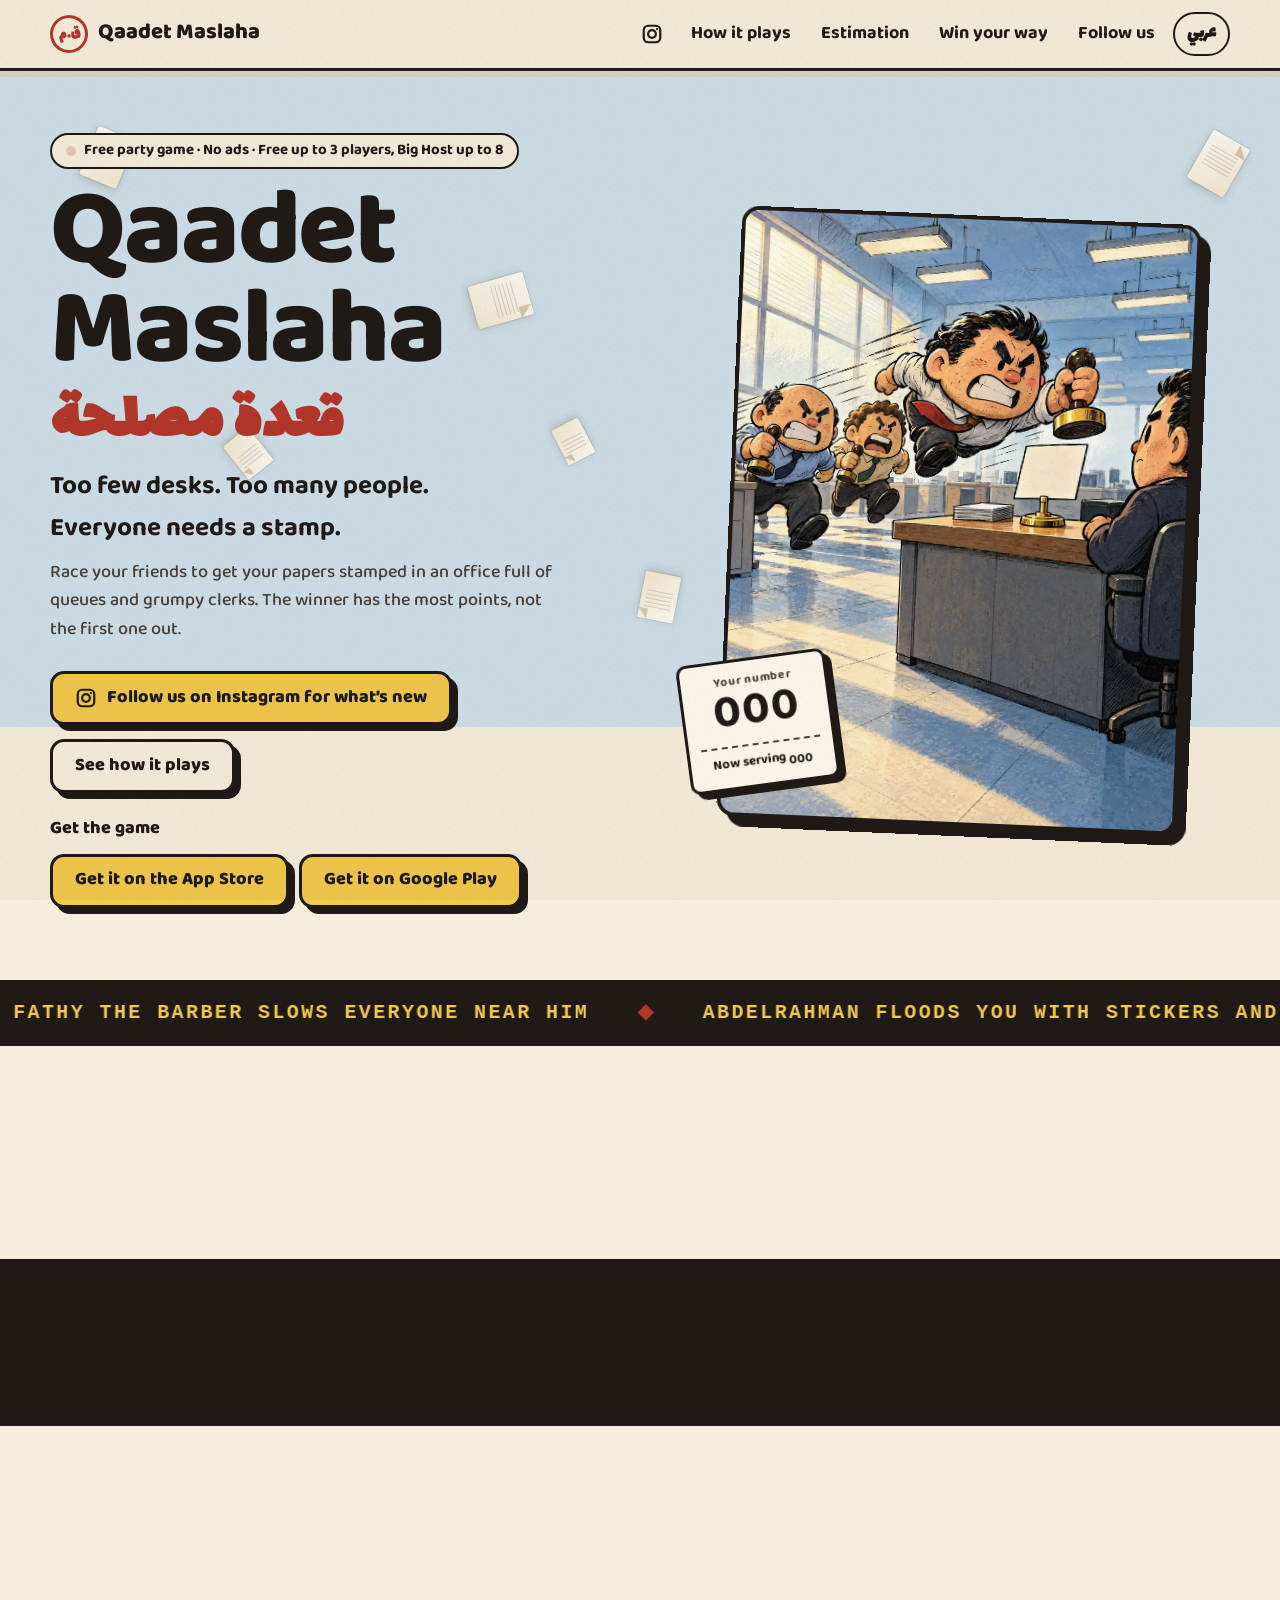
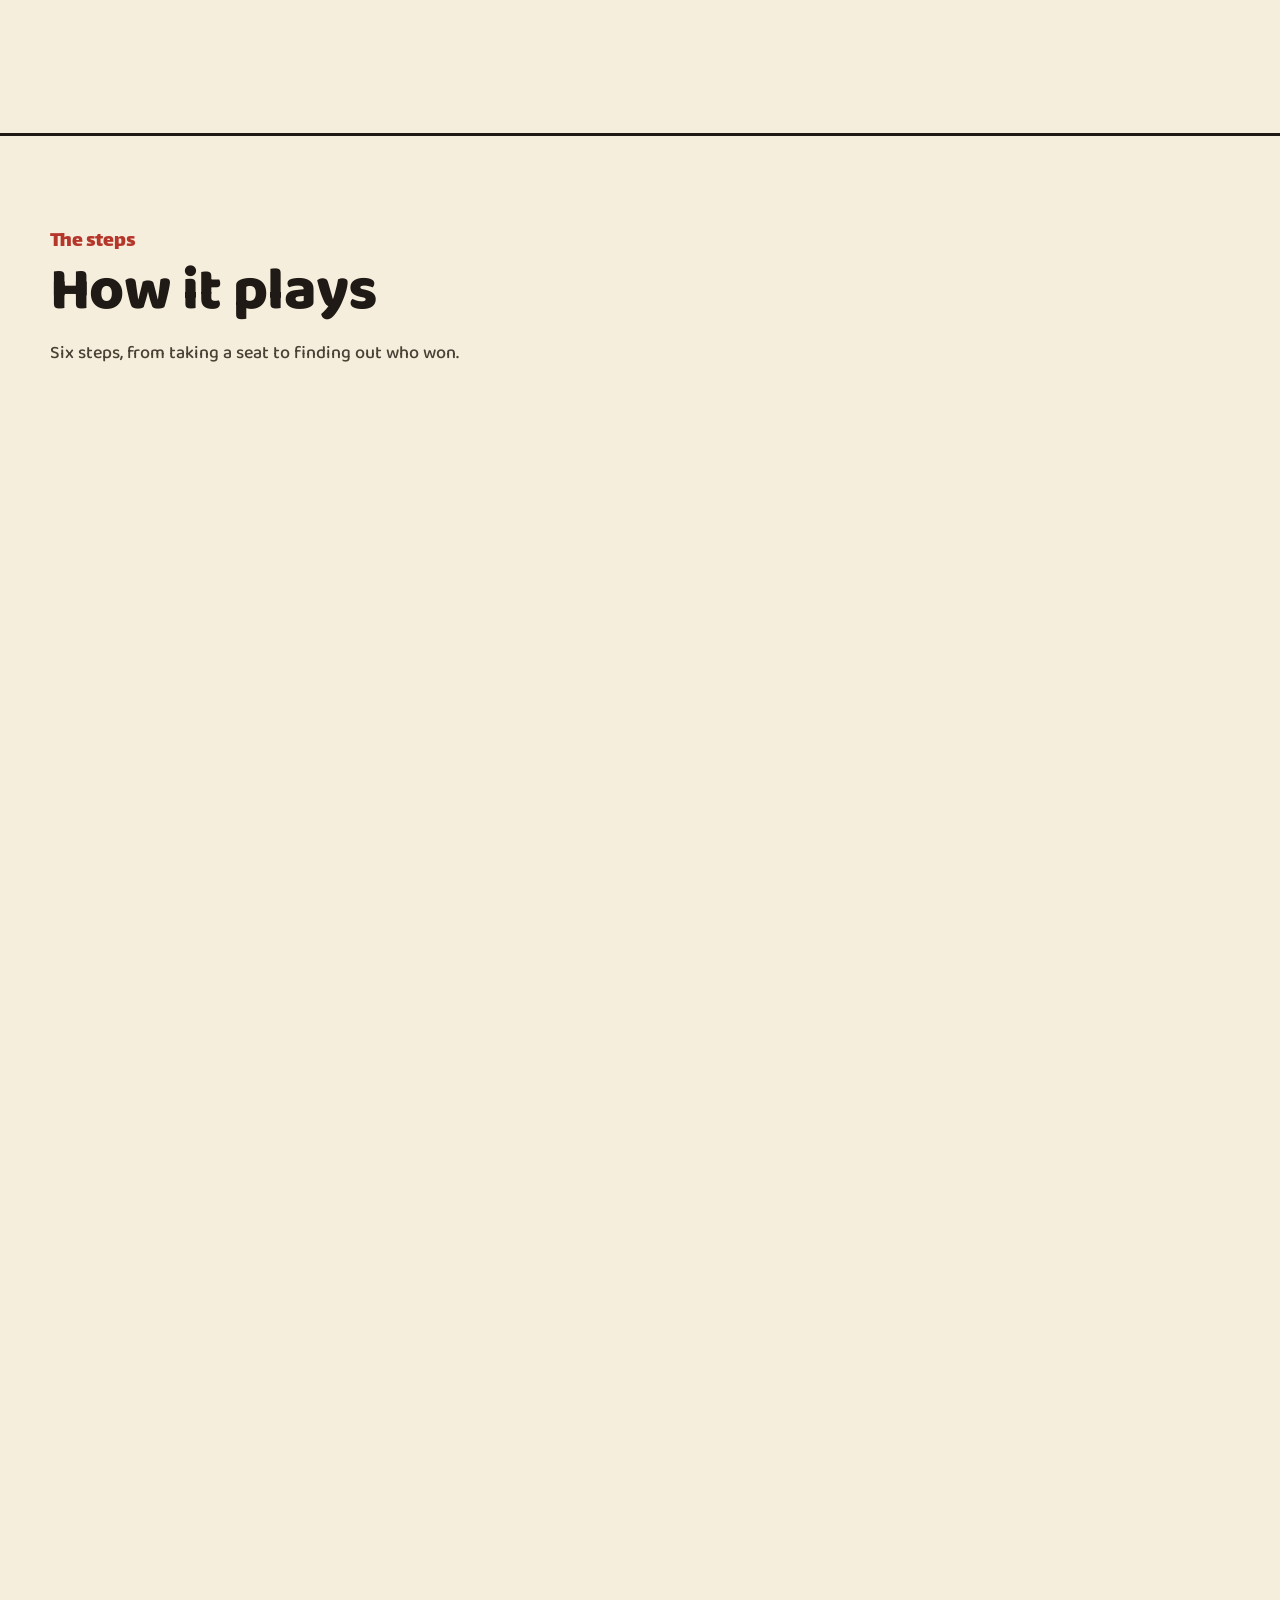
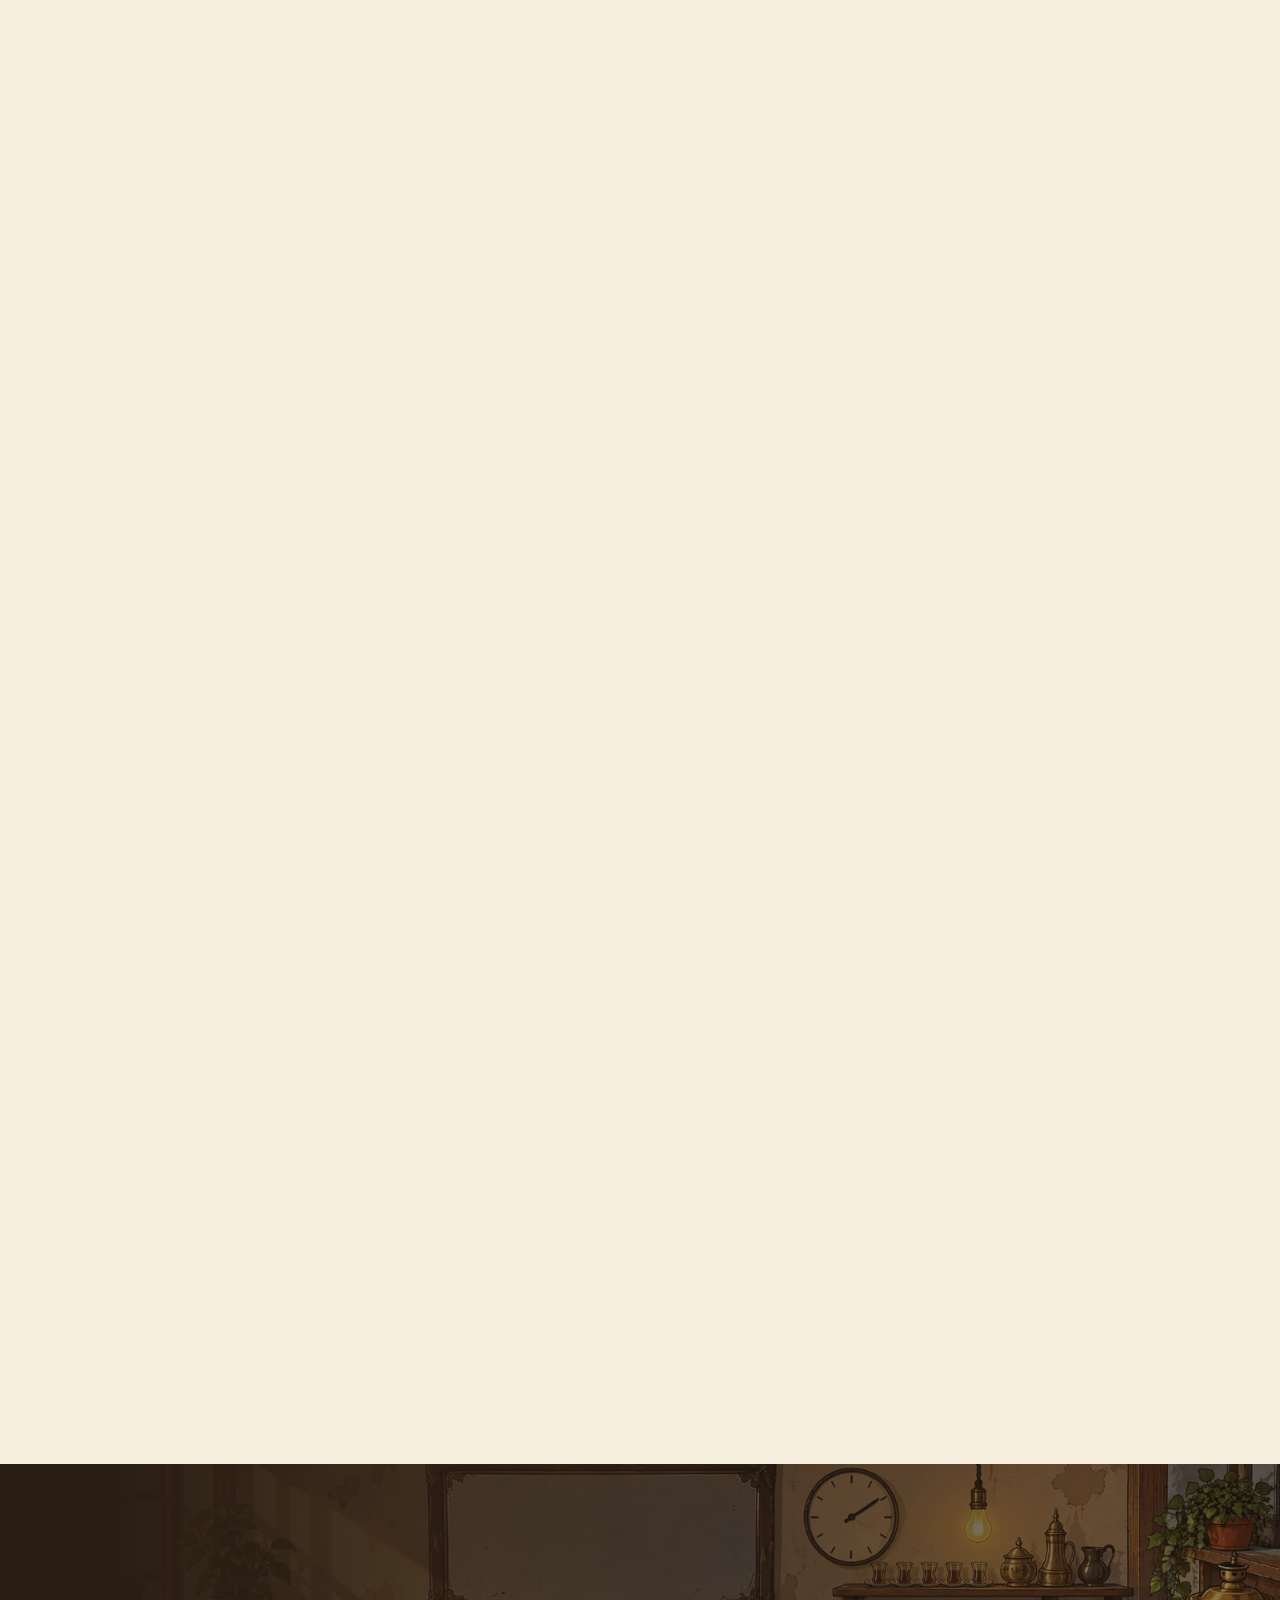
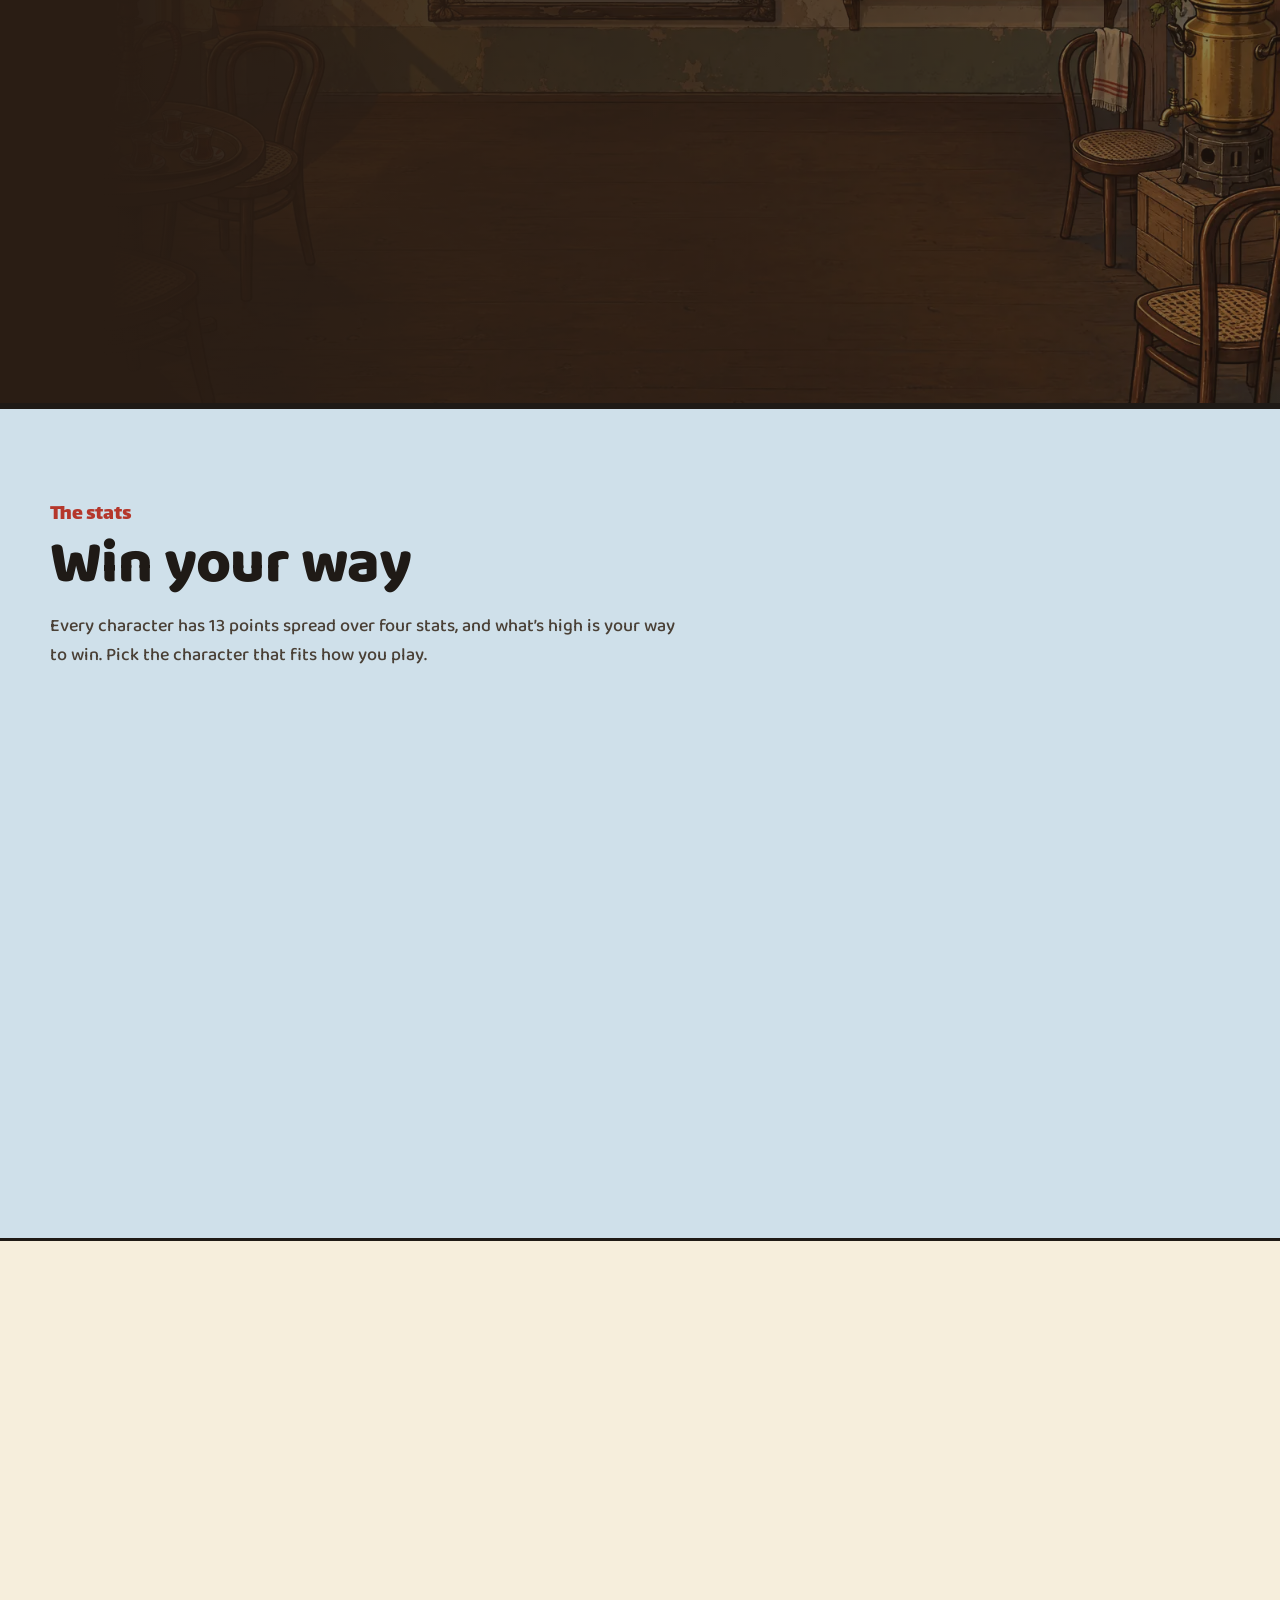
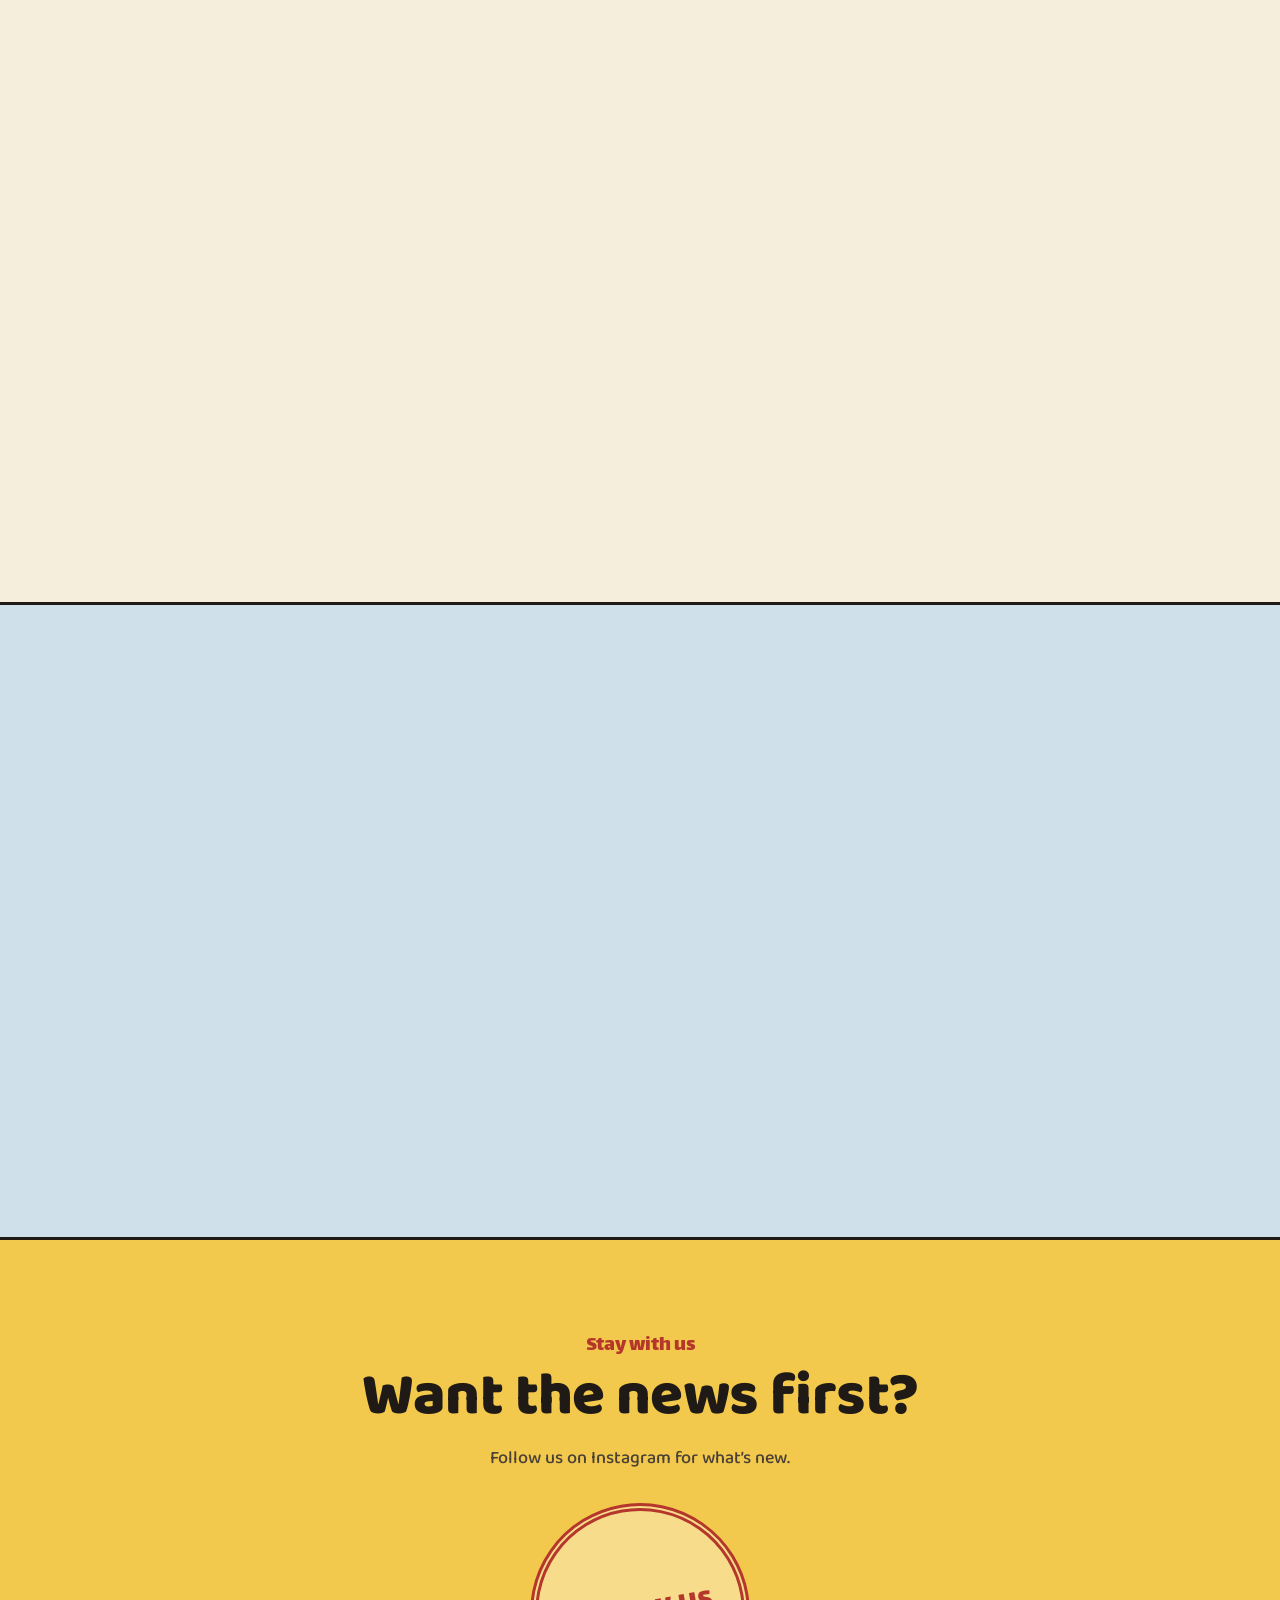
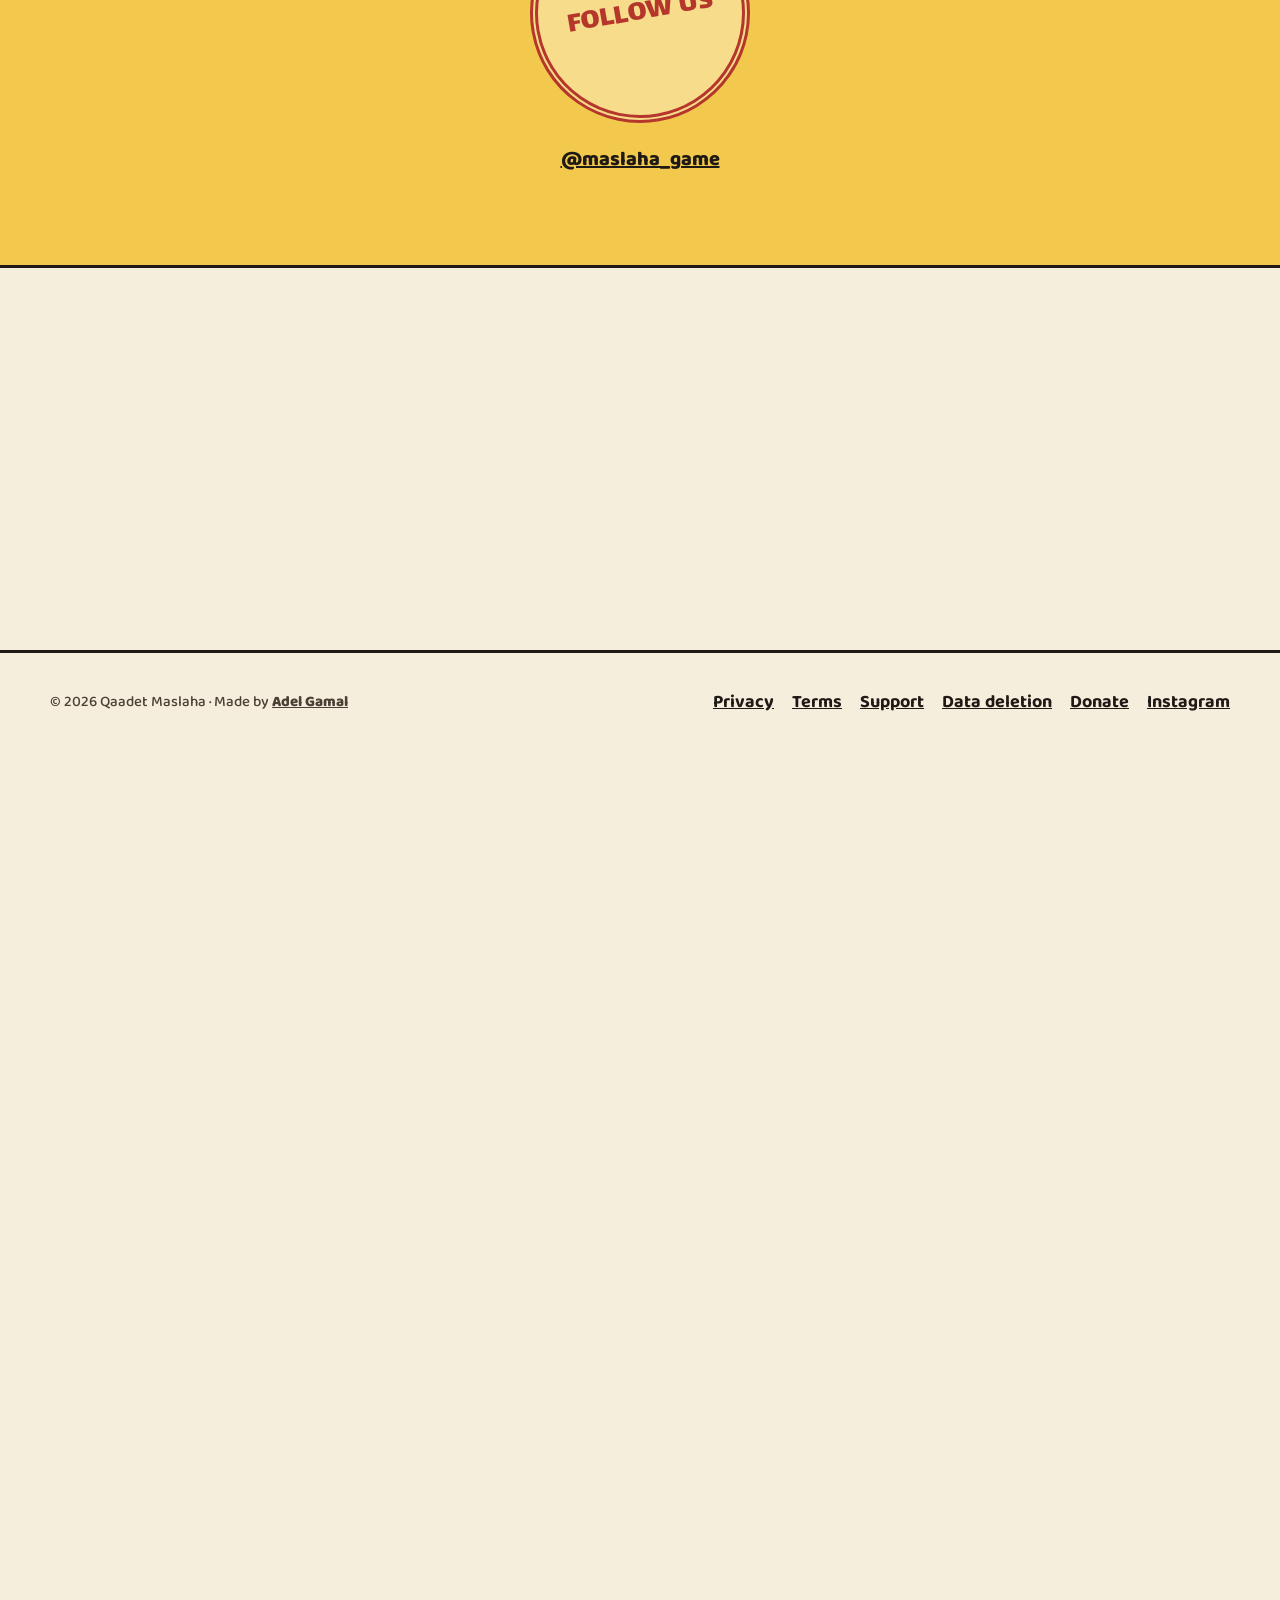
<file: index-en.html>
<!doctype html>
<html>
<head>
<meta charset="utf-8">
<meta name="viewport" content="width=device-width, initial-scale=1">
<meta http-equiv="refresh" content="0; url=en.html">
<link rel="canonical" href="en.html">
<title>Qaadet Maslaha</title>
</head>
<body><p><a href="en.html">Qaadet Maslaha</a></p></body>
</html>
</file>
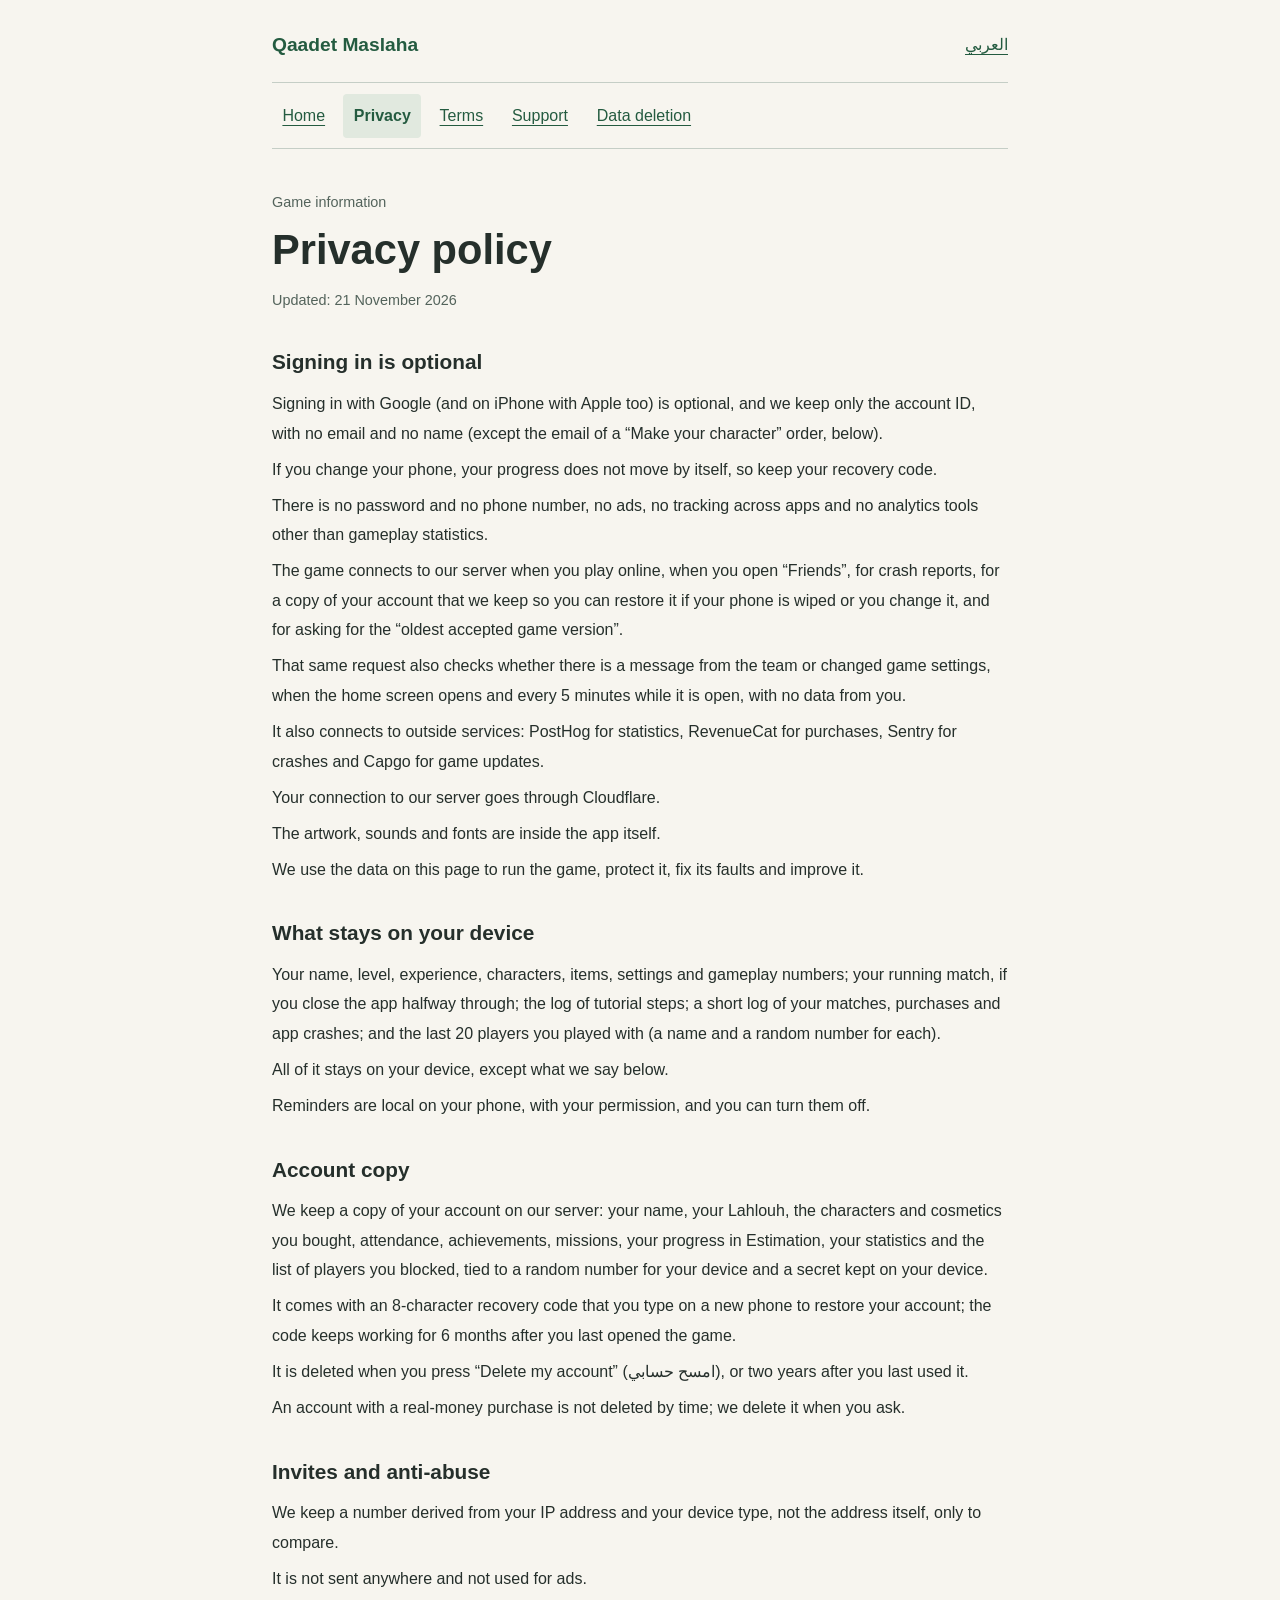
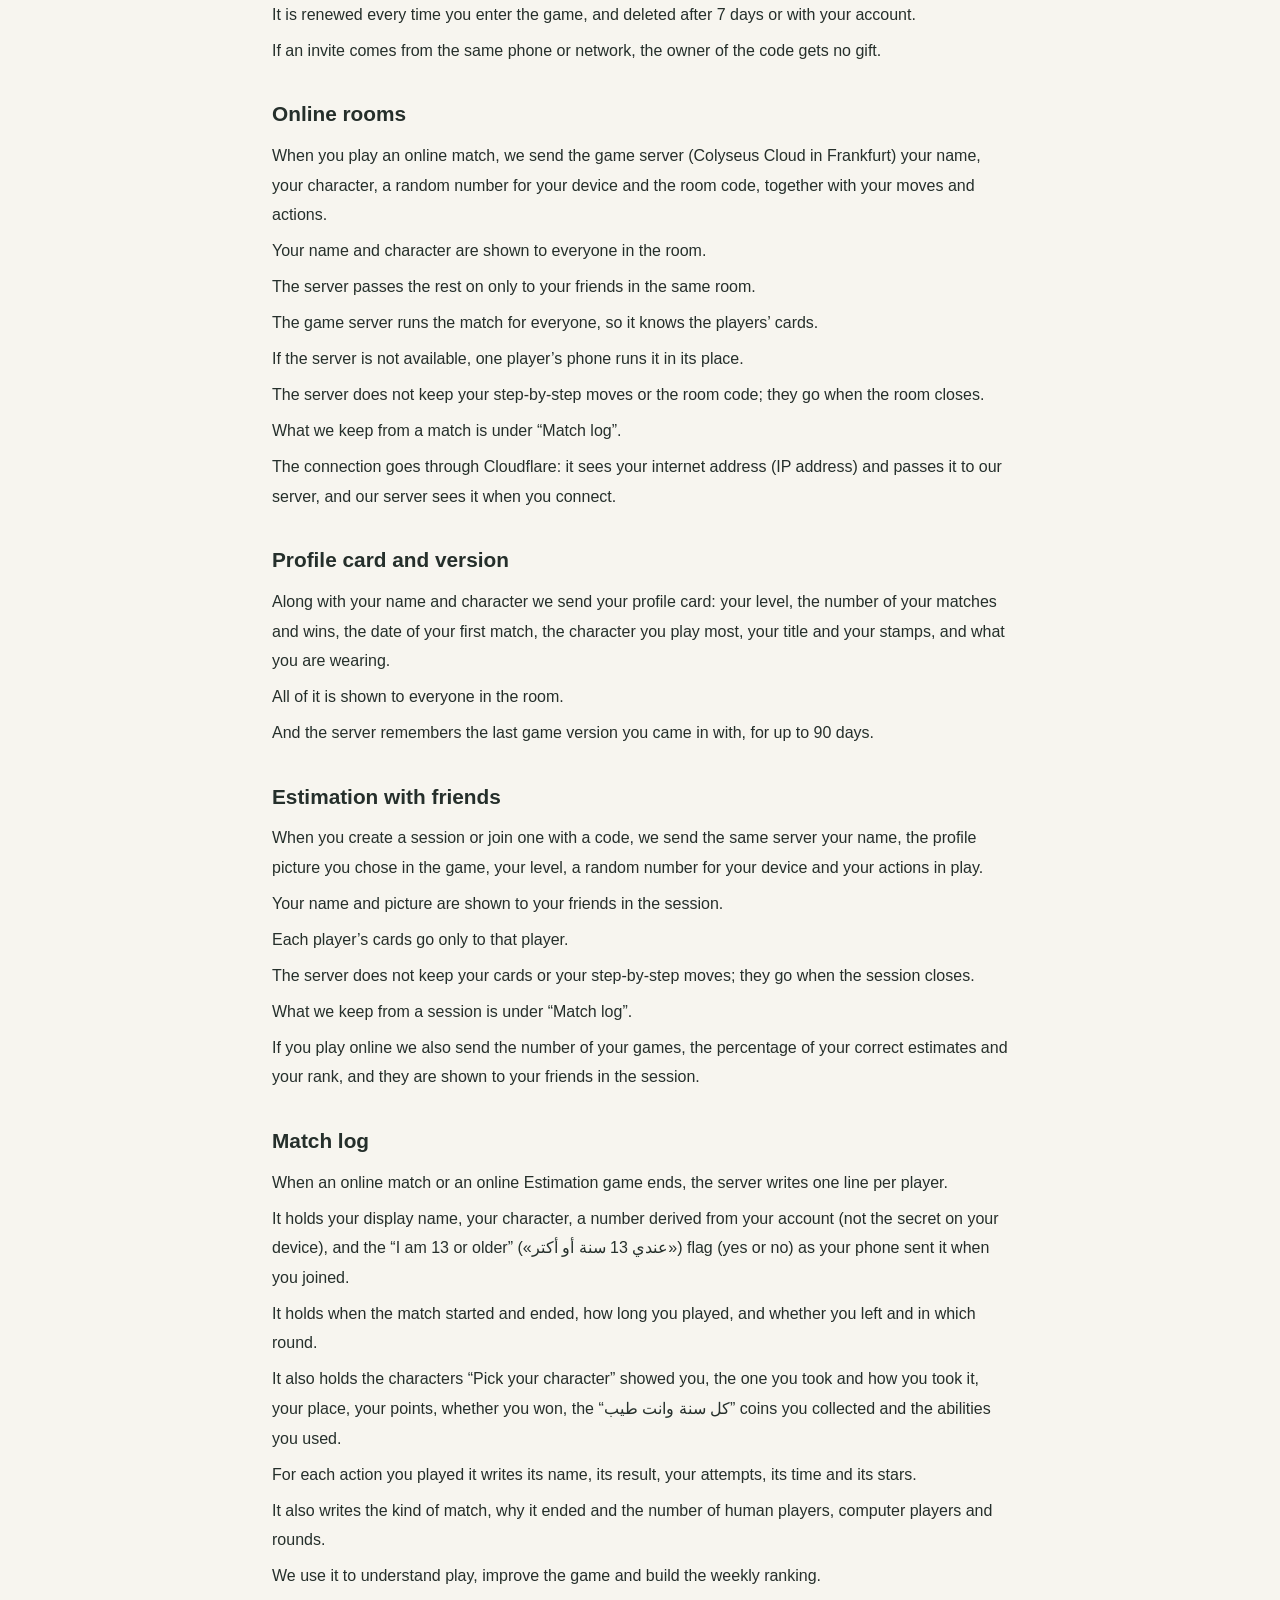
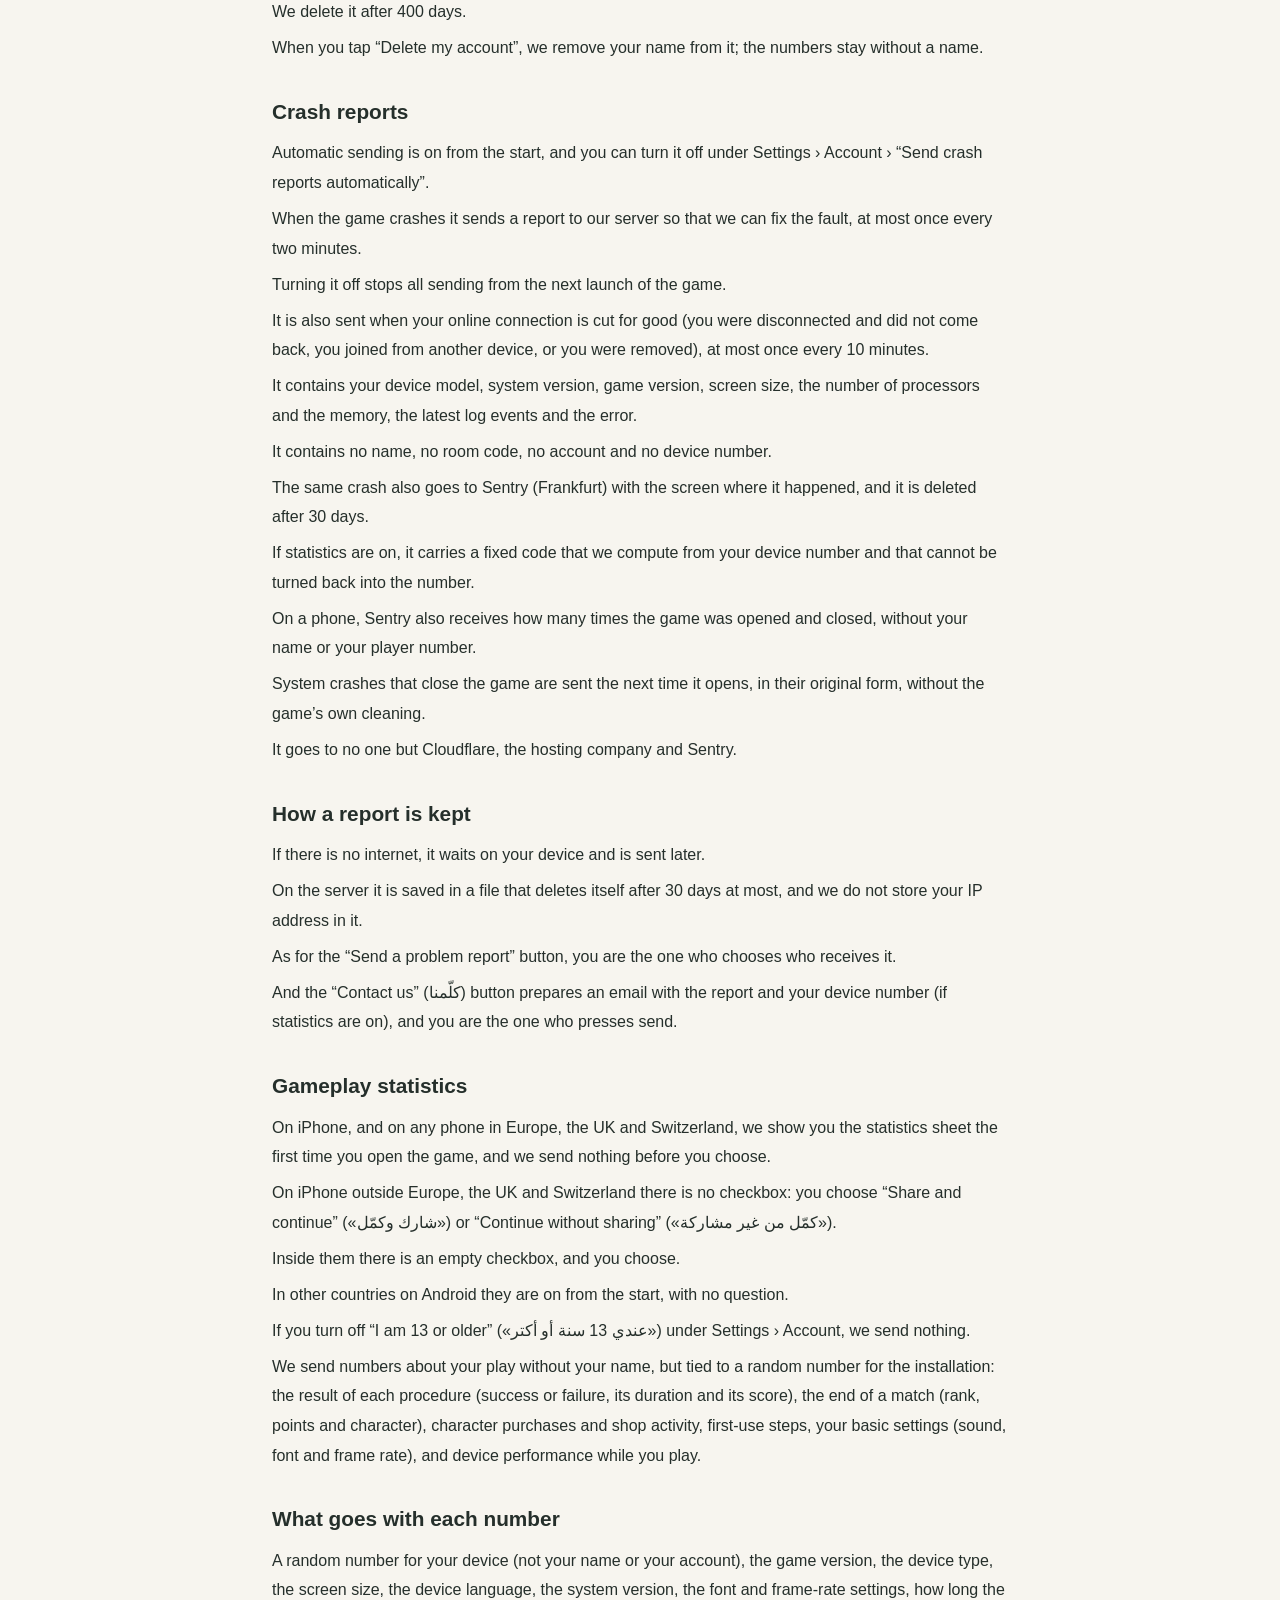
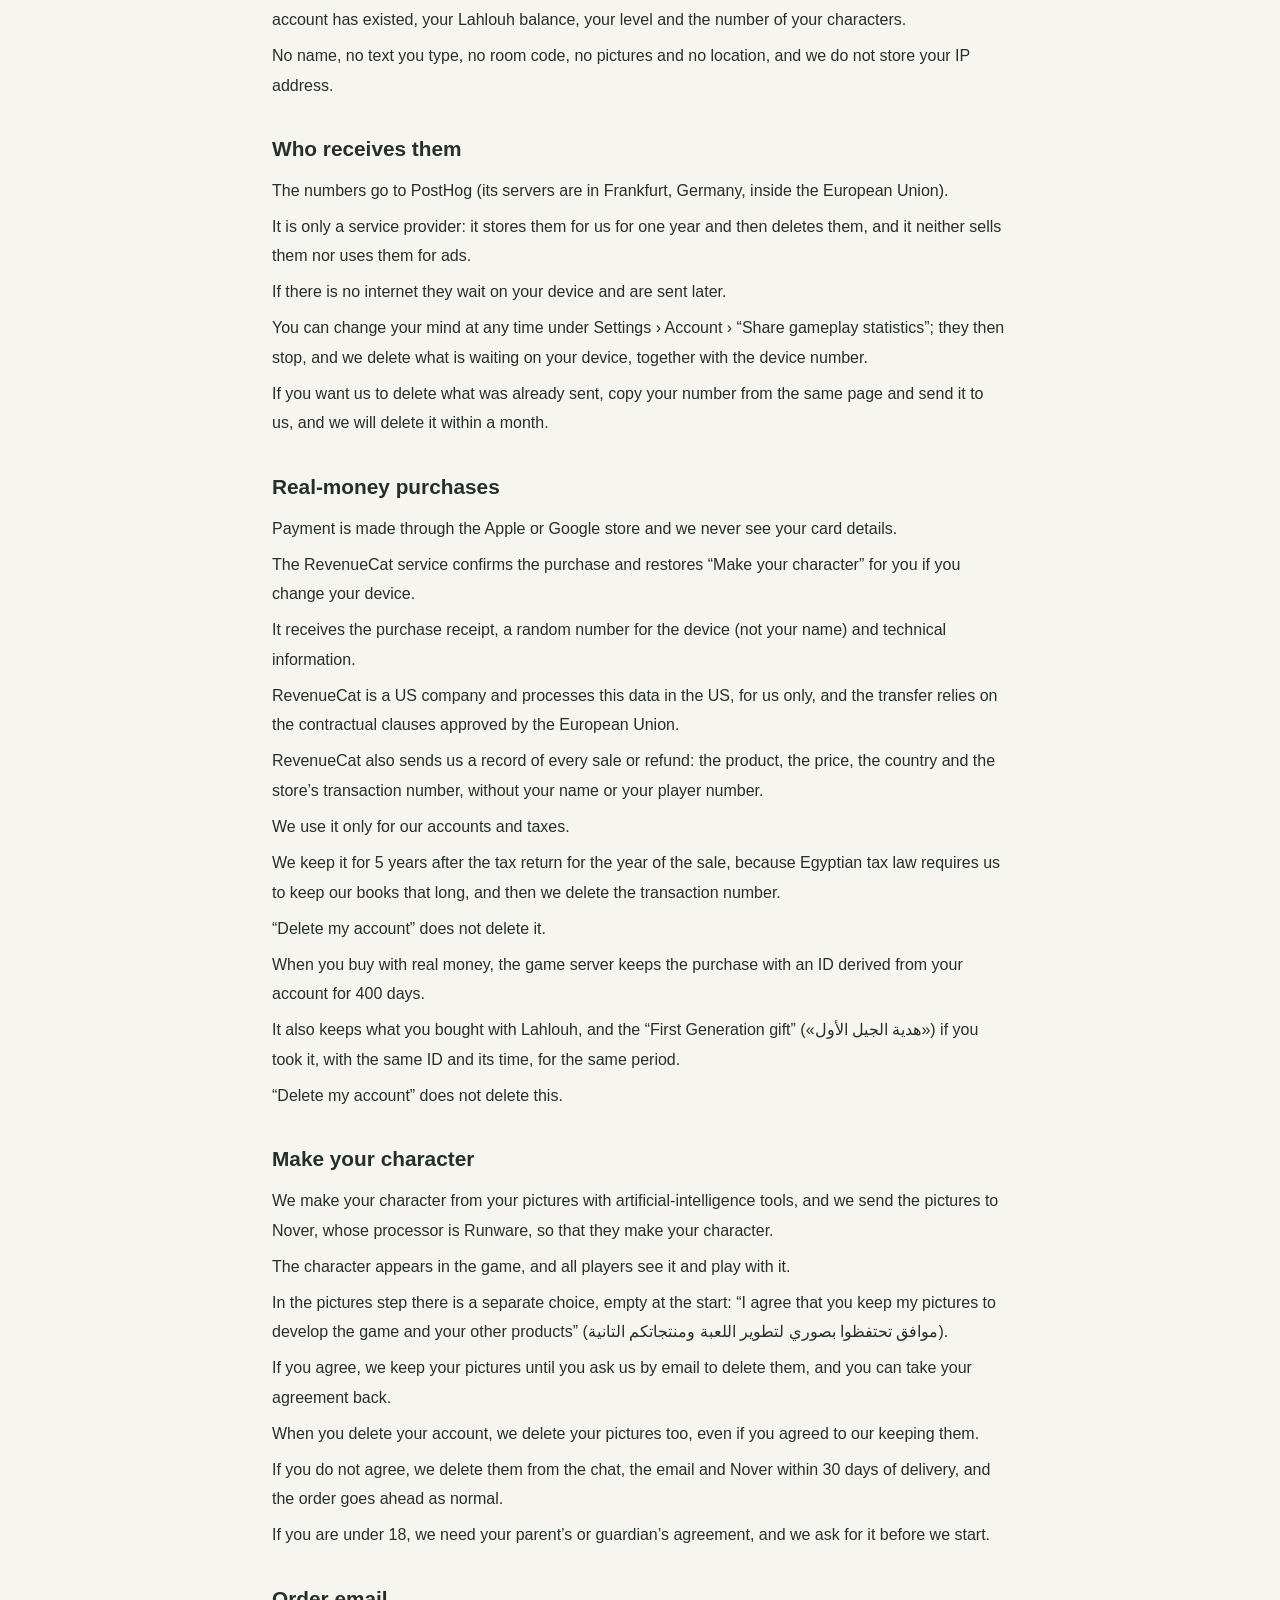
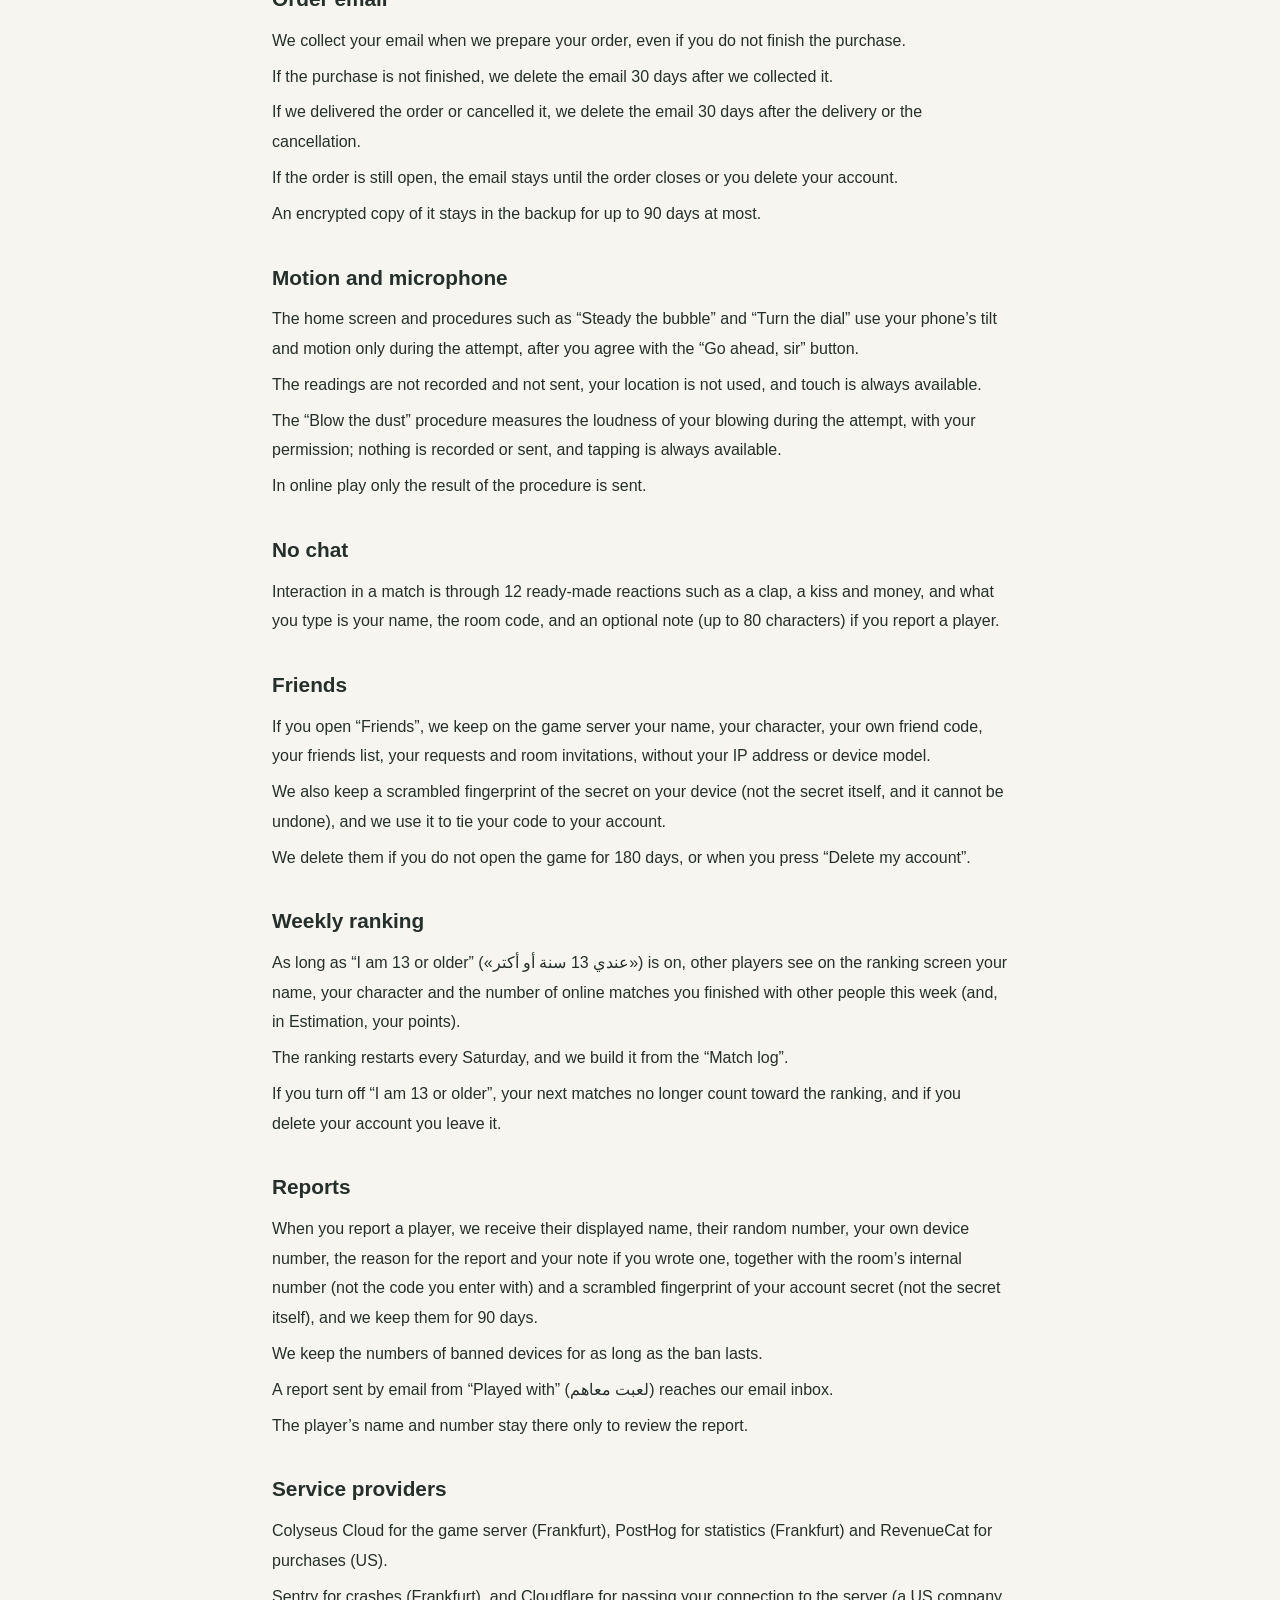
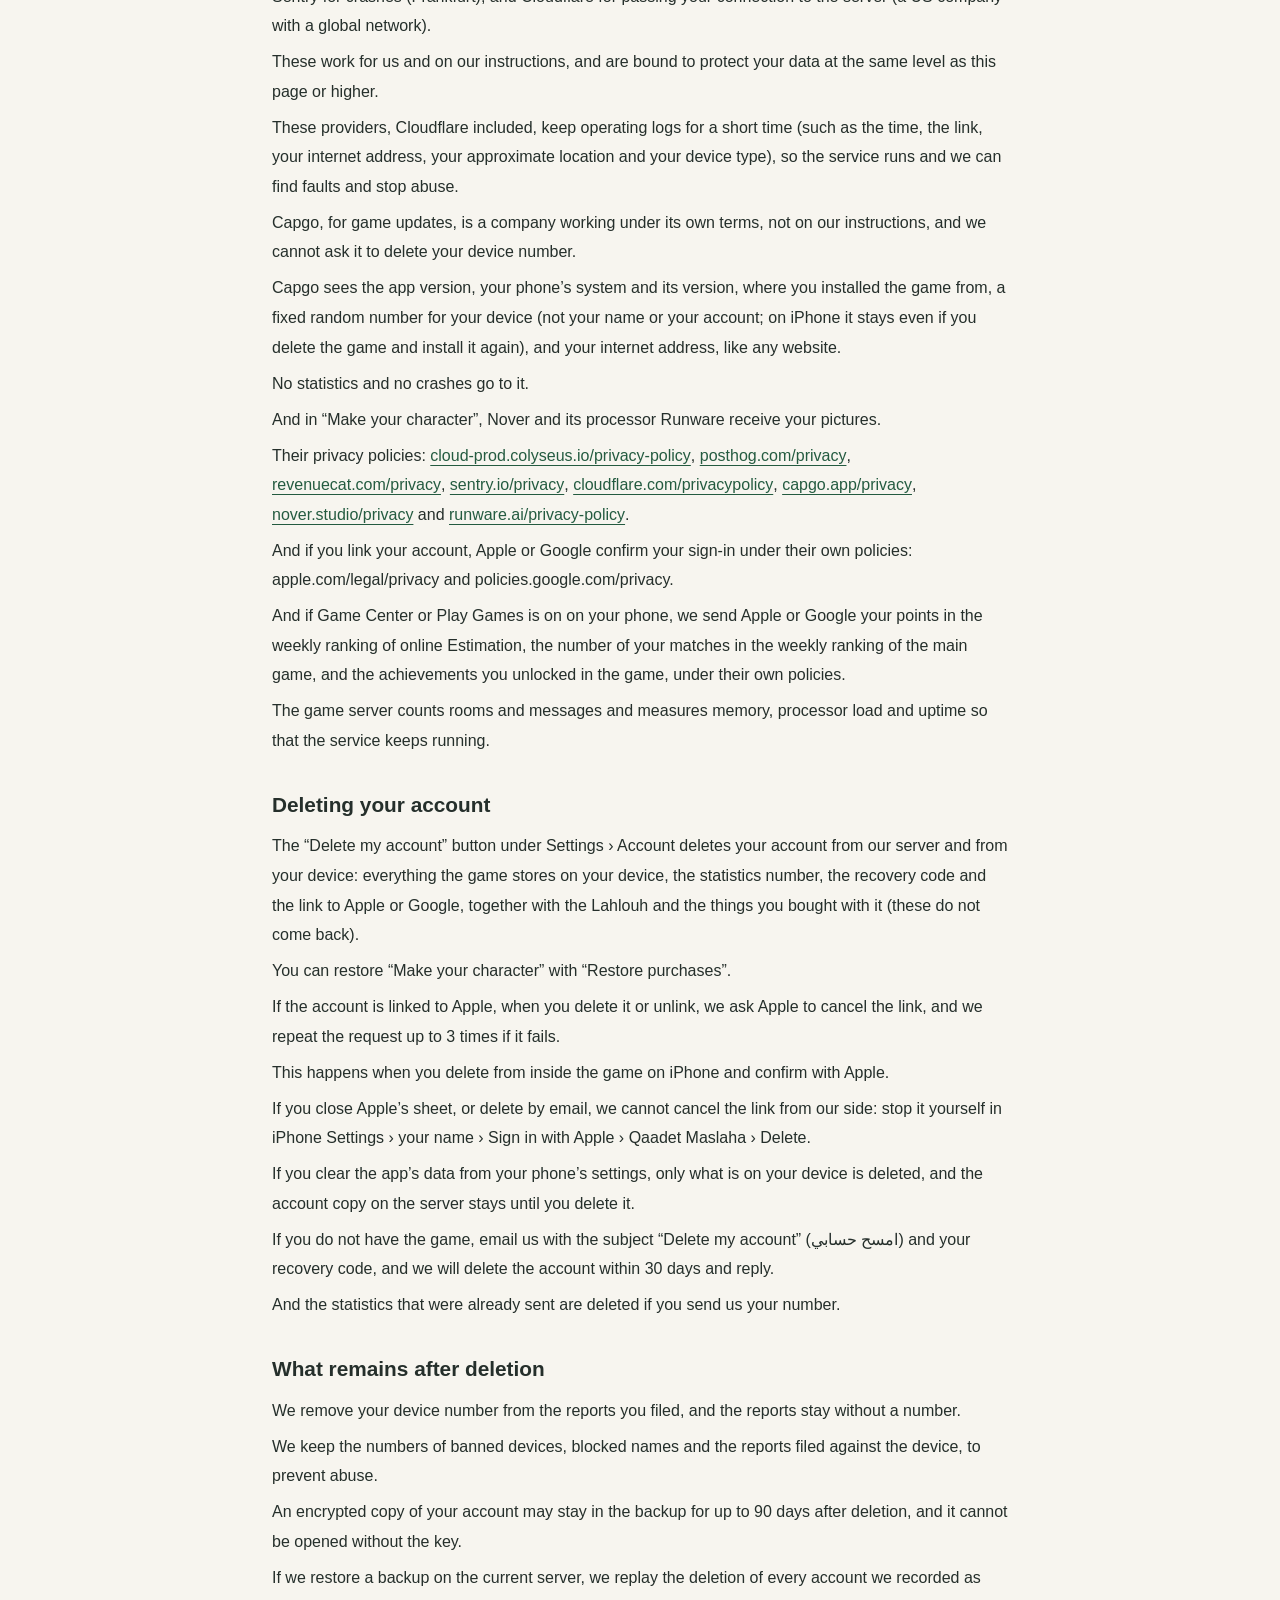
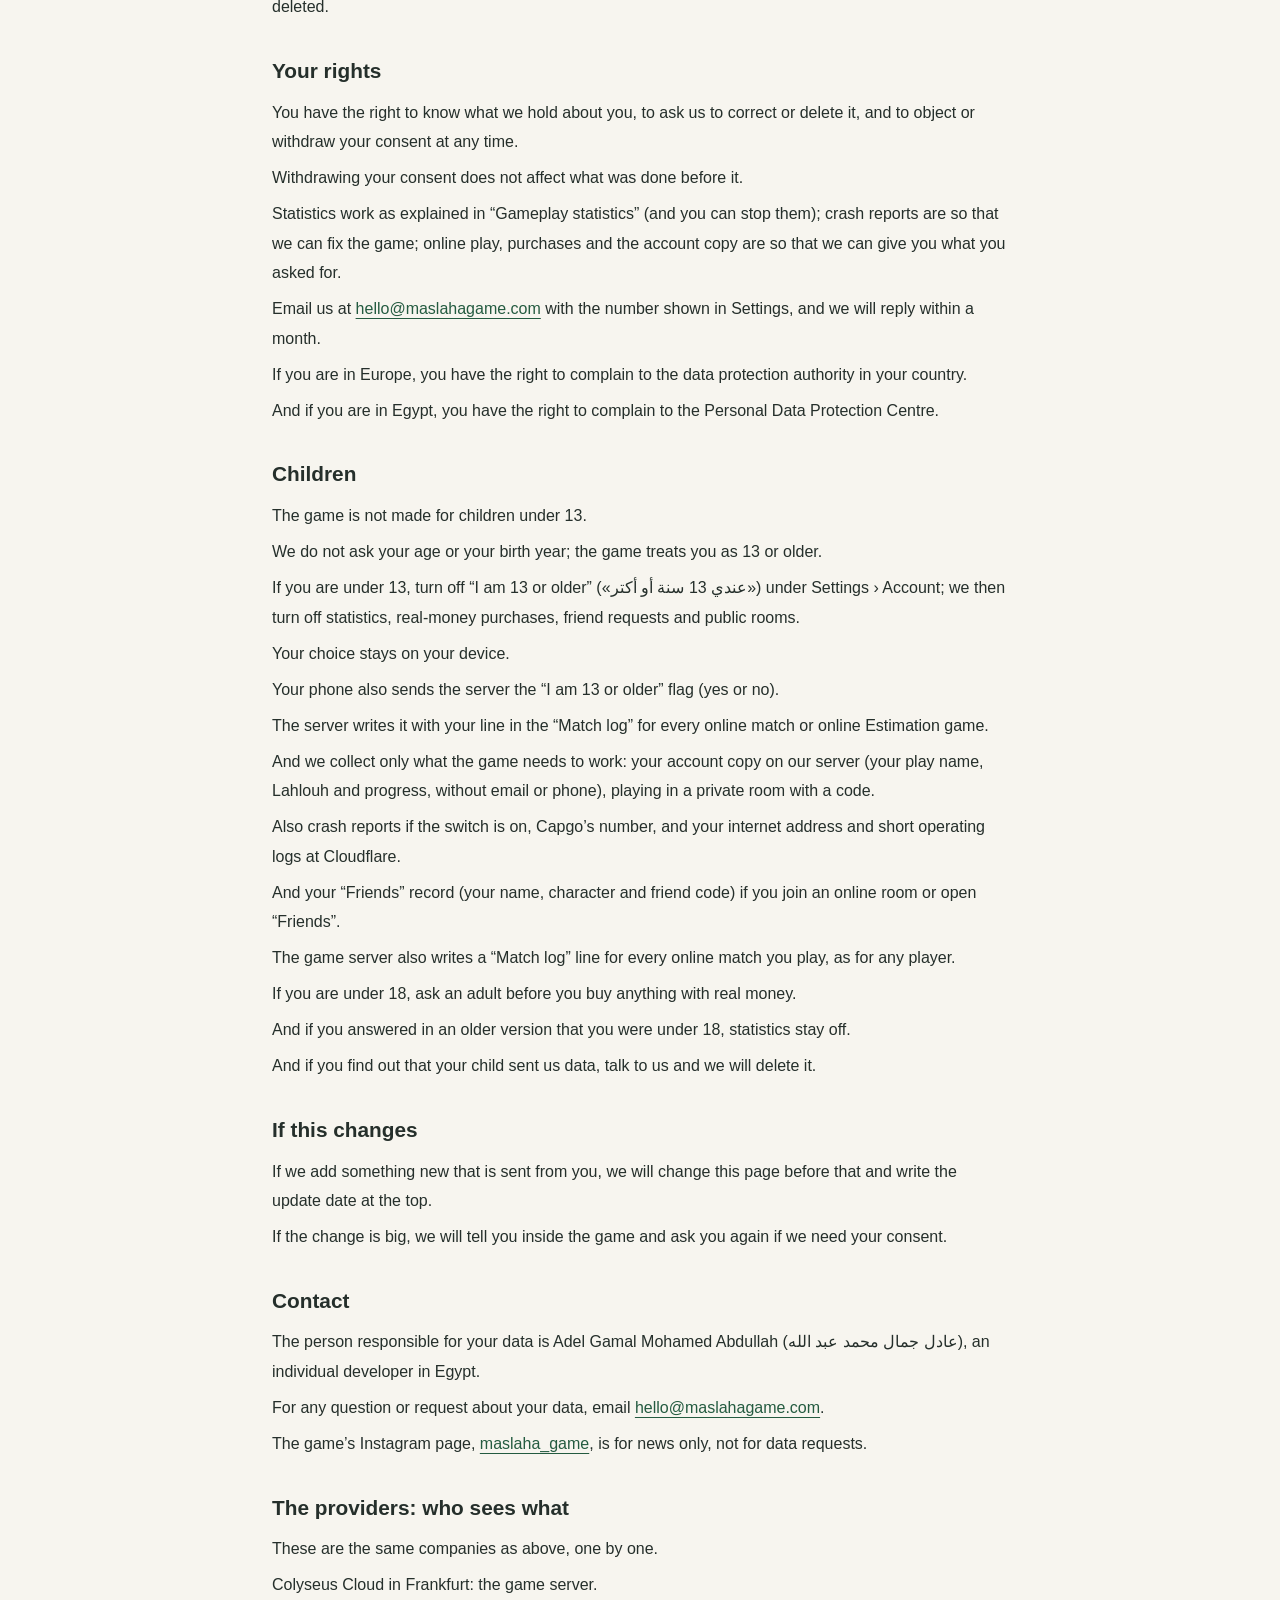
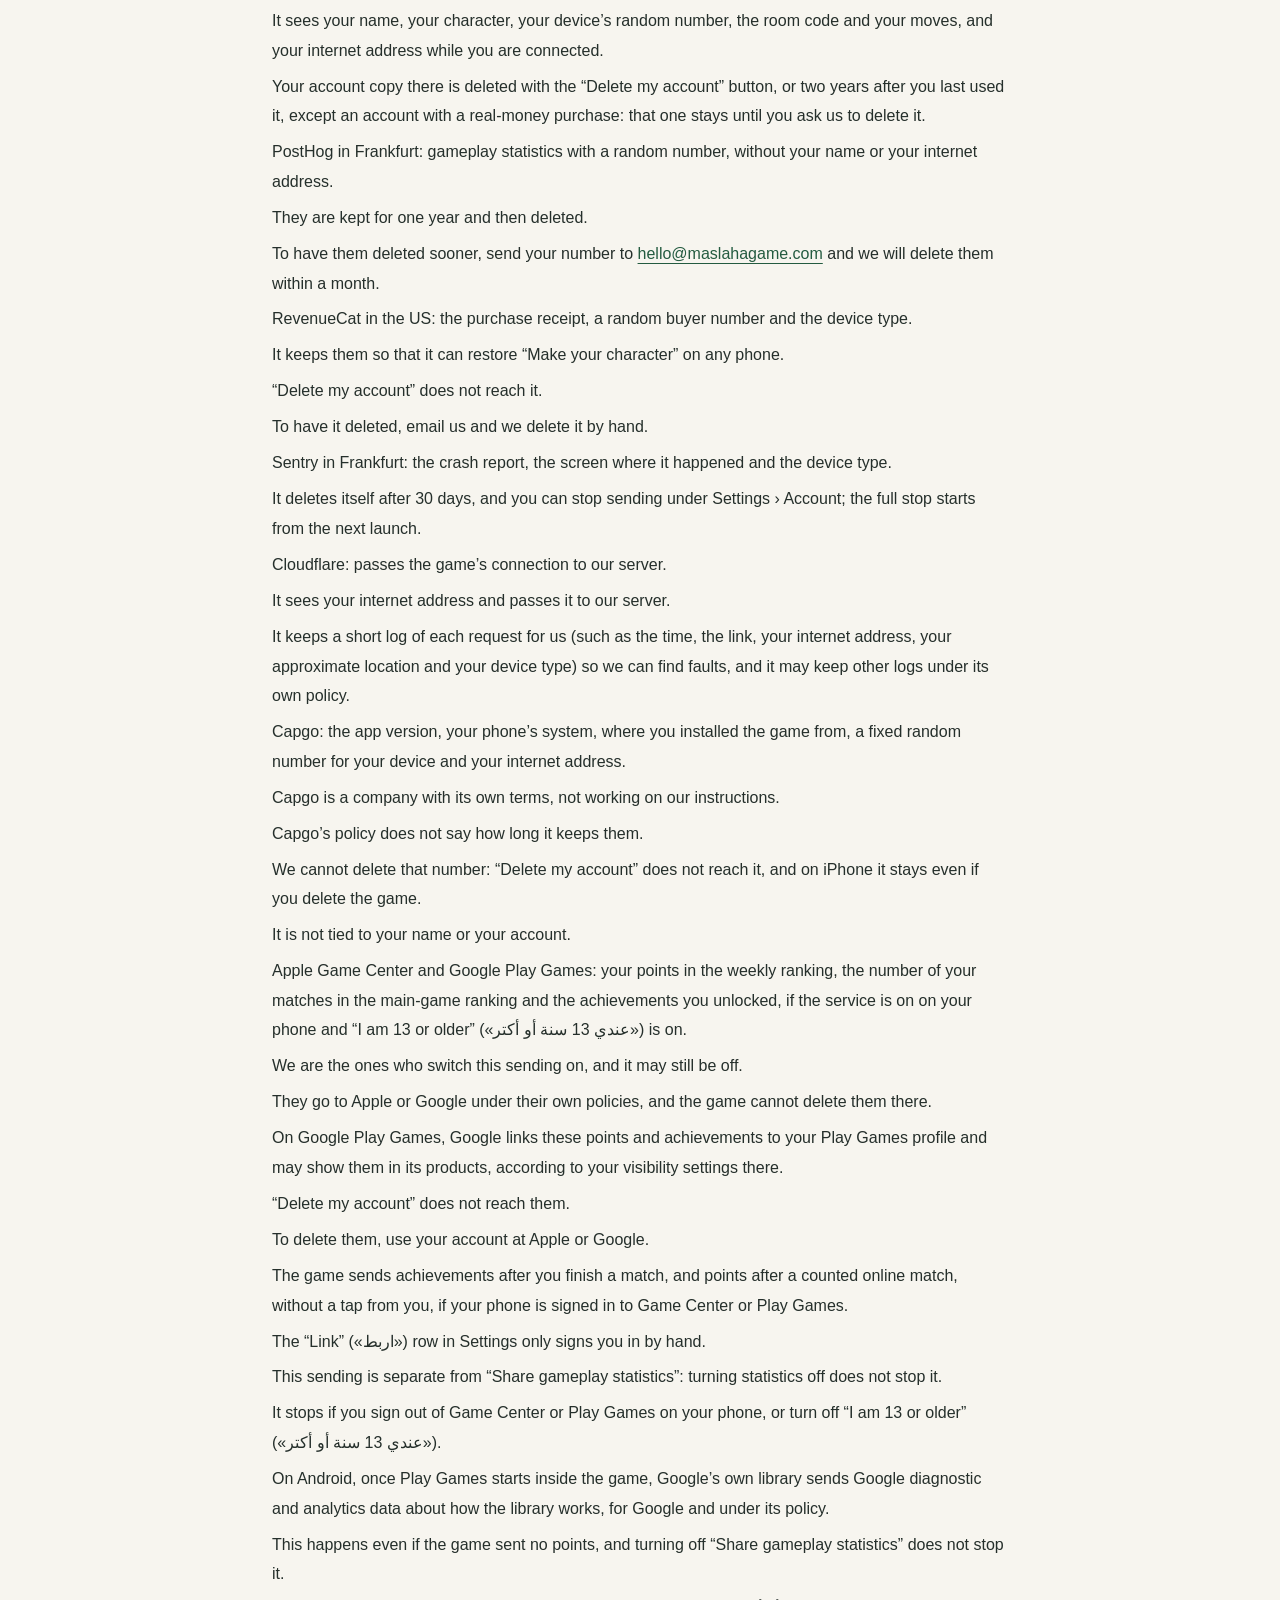
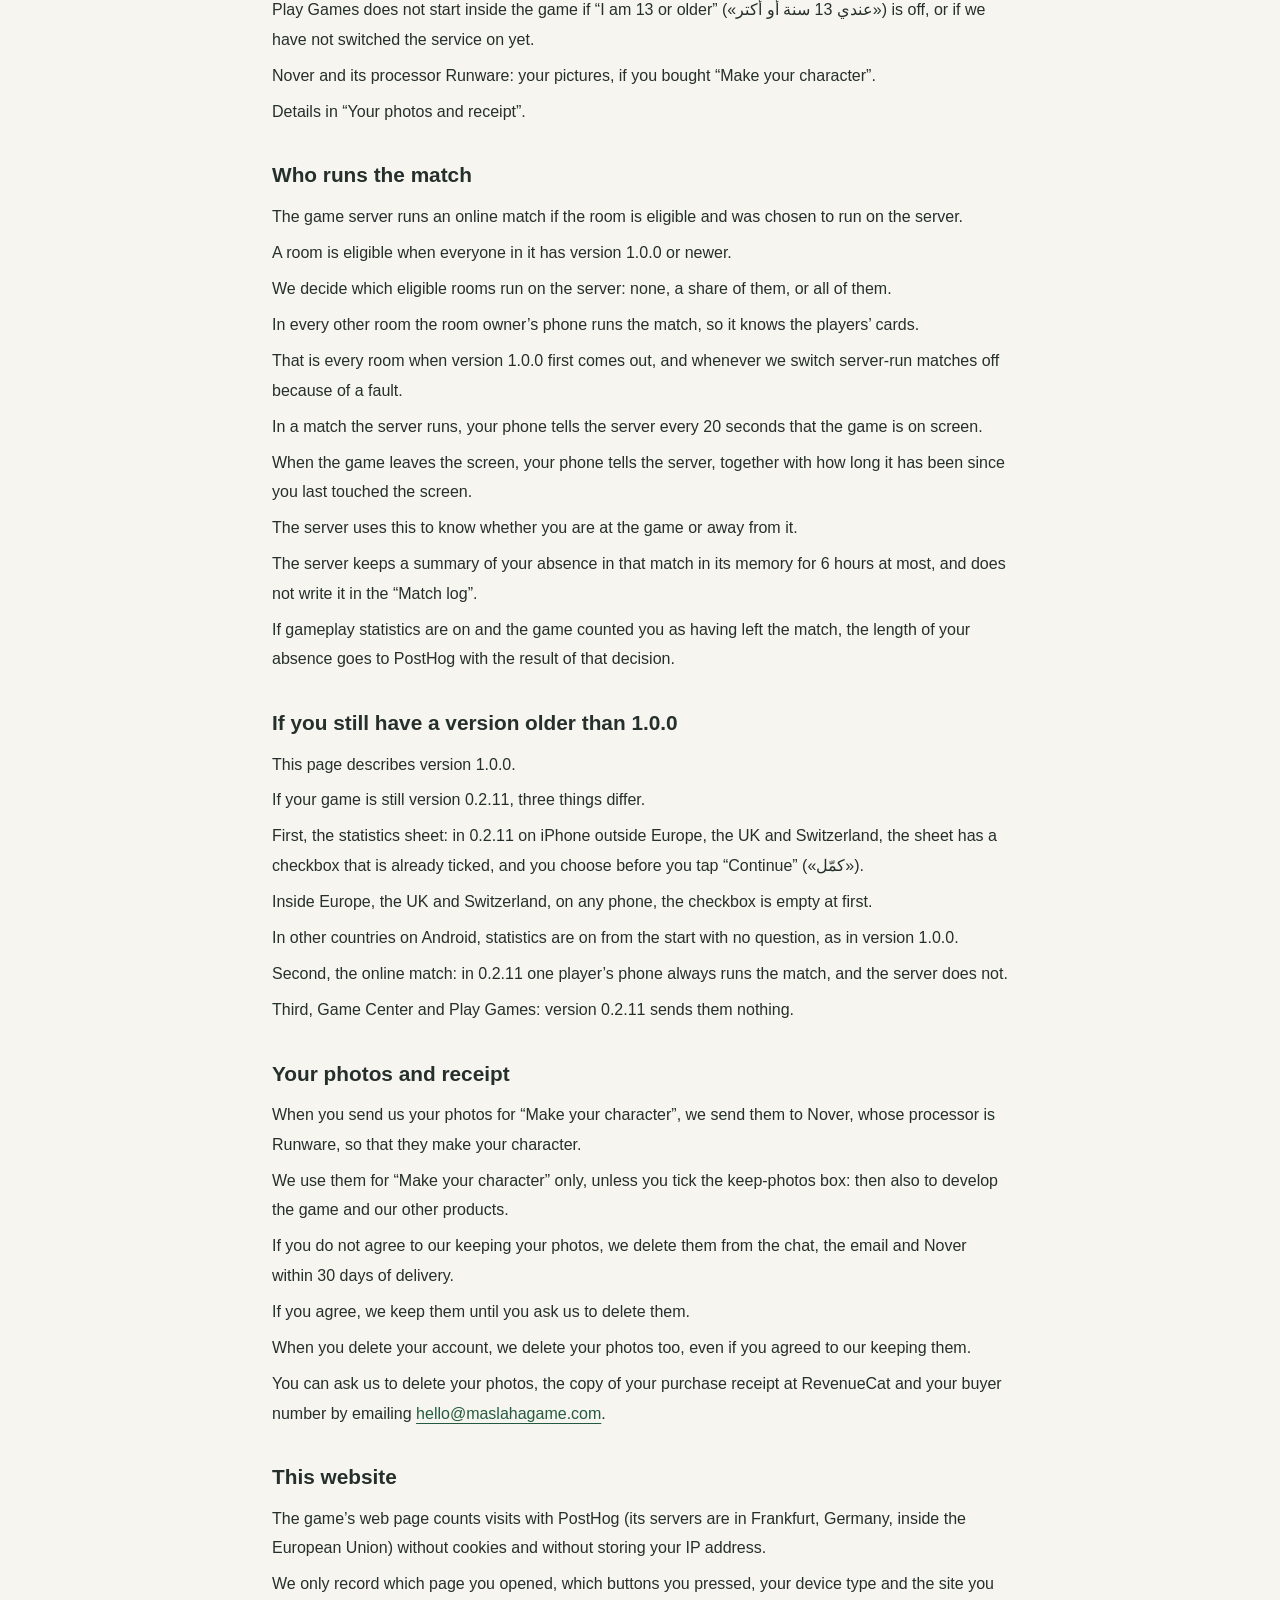
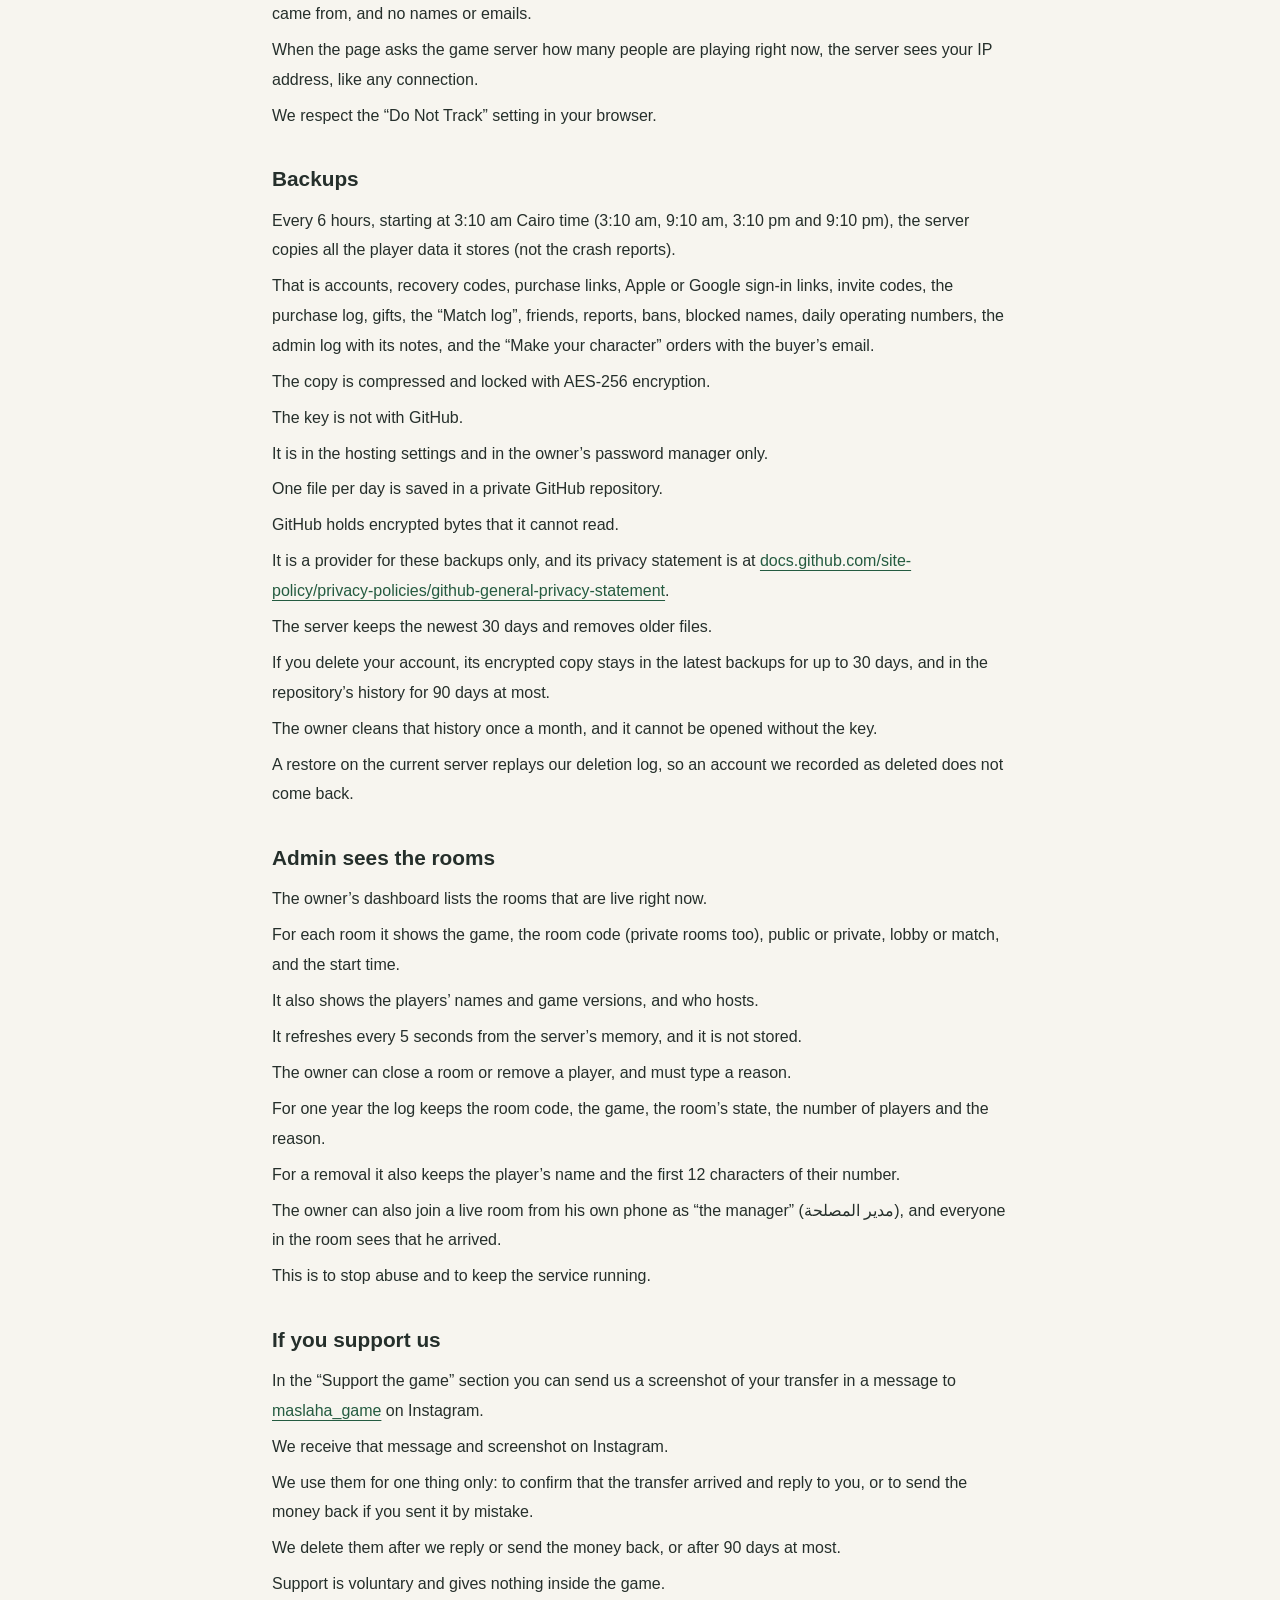
<file: privacy-en.html>
<!doctype html>
<html lang="en" dir="ltr">
<head>
<meta charset="utf-8">
<meta name="viewport" content="width=device-width, initial-scale=1">
<meta name="color-scheme" content="light dark">
<meta name="referrer" content="no-referrer">
<meta name="description" content="Privacy policy · Qaadet Maslaha">
<title>Privacy policy | Qaadet Maslaha</title>
<link rel="stylesheet" href="styles.css">
<link rel="alternate" hreflang="ar" href="privacy.html">
</head>
<body>
<a class="skip" href="#content">Skip to content</a>
<div class="shell">
<header>
<a class="brand" href="en.html">Qaadet Maslaha</a>
<a class="language" href="privacy.html" lang="ar" dir="rtl" hreflang="ar">العربي</a>
</header>
<nav aria-label="Site pages"><a href="en.html">Home</a><a href="privacy-en.html" aria-current="page">Privacy</a><a href="terms-en.html">Terms</a><a href="support-en.html">Support</a><a href="account-deletion-en.html">Data deletion</a></nav>
<main id="content" tabindex="-1">
<p class="eyebrow">Game information</p>
<h1>Privacy policy</h1>
<p class="updated">Updated: <time datetime="2026-11-21" dir="ltr">21 November 2026</time></p>
<section><h2>Signing in is optional</h2><p>Signing in with Google (and on iPhone with Apple too) is optional, and we keep only the account ID, with no email and no name (except the email of a “Make your character” order, below).</p><p>If you change your phone, your progress does not move by itself, so keep your recovery code.</p><p>There is no password and no phone number, no ads, no tracking across apps and no analytics tools other than gameplay statistics.</p><p>The game connects to our server when you play online, when you open “Friends”, for crash reports, for a copy of your account that we keep so you can restore it if your phone is wiped or you change it, and for asking for the “oldest accepted game version”.</p><p>That same request also checks whether there is a message from the team or changed game settings, when the home screen opens and every 5 minutes while it is open, with no data from you.</p><p>It also connects to outside services: PostHog for statistics, RevenueCat for purchases, Sentry for crashes and Capgo for game updates.</p><p>Your connection to our server goes through Cloudflare.</p><p>The artwork, sounds and fonts are inside the app itself.</p><p>We use the data on this page to run the game, protect it, fix its faults and improve it.</p></section>
<section><h2>What stays on your device</h2><p>Your name, level, experience, characters, items, settings and gameplay numbers; your running match, if you close the app halfway through; the log of tutorial steps; a short log of your matches, purchases and app crashes; and the last 20 players you played with (a name and a random number for each).</p><p>All of it stays on your device, except what we say below.</p><p>Reminders are local on your phone, with your permission, and you can turn them off.</p></section>
<section><h2>Account copy</h2><p>We keep a copy of your account on our server: your name, your Lahlouh, the characters and cosmetics you bought, attendance, achievements, missions, your progress in Estimation, your statistics and the list of players you blocked, tied to a random number for your device and a secret kept on your device.</p><p>It comes with an 8-character recovery code that you type on a new phone to restore your account; the code keeps working for 6 months after you last opened the game.</p><p>It is deleted when you press “Delete my account” (<bdi lang="ar" dir="rtl">امسح حسابي</bdi>), or two years after you last used it.</p><p>An account with a real-money purchase is not deleted by time; we delete it when you ask.</p></section>
<section><h2>Invites and anti-abuse</h2><p>We keep a number derived from your IP address and your device type, not the address itself, only to compare.</p><p>It is not sent anywhere and not used for ads.</p><p>It is renewed every time you enter the game, and deleted after 7 days or with your account.</p><p>If an invite comes from the same phone or network, the owner of the code gets no gift.</p></section>
<section><h2>Online rooms</h2><p>When you play an online match, we send the game server (Colyseus Cloud in Frankfurt) your name, your character, a random number for your device and the room code, together with your moves and actions.</p><p>Your name and character are shown to everyone in the room.</p><p>The server passes the rest on only to your friends in the same room.</p><p>The game server runs the match for everyone, so it knows the players’ cards.</p><p>If the server is not available, one player’s phone runs it in its place.</p><p>The server does not keep your step-by-step moves or the room code; they go when the room closes.</p><p>What we keep from a match is under “Match log”.</p><p>The connection goes through Cloudflare: it sees your internet address (IP address) and passes it to our server, and our server sees it when you connect.</p></section>
<section><h2>Profile card and version</h2><p>Along with your name and character we send your profile card: your level, the number of your matches and wins, the date of your first match, the character you play most, your title and your stamps, and what you are wearing.</p><p>All of it is shown to everyone in the room.</p><p>And the server remembers the last game version you came in with, for up to 90 days.</p></section>
<section><h2>Estimation with friends</h2><p>When you create a session or join one with a code, we send the same server your name, the profile picture you chose in the game, your level, a random number for your device and your actions in play.</p><p>Your name and picture are shown to your friends in the session.</p><p>Each player’s cards go only to that player.</p><p>The server does not keep your cards or your step-by-step moves; they go when the session closes.</p><p>What we keep from a session is under “Match log”.</p><p>If you play online we also send the number of your games, the percentage of your correct estimates and your rank, and they are shown to your friends in the session.</p></section>
<section><h2>Match log</h2><p>When an online match or an online Estimation game ends, the server writes one line per player.</p><p>It holds your display name, your character, a number derived from your account (not the secret on your device), and the “I am 13 or older” («عندي 13 سنة أو أكتر») flag (yes or no) as your phone sent it when you joined.</p><p>It holds when the match started and ended, how long you played, and whether you left and in which round.</p><p>It also holds the characters “Pick your character” showed you, the one you took and how you took it, your place, your points, whether you won, the “كل سنة وانت طيب” coins you collected and the abilities you used.</p><p>For each action you played it writes its name, its result, your attempts, its time and its stars.</p><p>It also writes the kind of match, why it ended and the number of human players, computer players and rounds.</p><p>We use it to understand play, improve the game and build the weekly ranking.</p><p>We delete it after 400 days.</p><p>When you tap “Delete my account”, we remove your name from it; the numbers stay without a name.</p></section>
<section><h2>Crash reports</h2><p>Automatic sending is on from the start, and you can turn it off under Settings › Account › “Send crash reports automatically”.</p><p>When the game crashes it sends a report to our server so that we can fix the fault, at most once every two minutes.</p><p>Turning it off stops all sending from the next launch of the game.</p><p>It is also sent when your online connection is cut for good (you were disconnected and did not come back, you joined from another device, or you were removed), at most once every 10 minutes.</p><p>It contains your device model, system version, game version, screen size, the number of processors and the memory, the latest log events and the error.</p><p>It contains no name, no room code, no account and no device number.</p><p>The same crash also goes to Sentry (Frankfurt) with the screen where it happened, and it is deleted after 30 days.</p><p>If statistics are on, it carries a fixed code that we compute from your device number and that cannot be turned back into the number.</p><p>On a phone, Sentry also receives how many times the game was opened and closed, without your name or your player number.</p><p>System crashes that close the game are sent the next time it opens, in their original form, without the game’s own cleaning.</p><p>It goes to no one but Cloudflare, the hosting company and Sentry.</p></section>
<section><h2>How a report is kept</h2><p>If there is no internet, it waits on your device and is sent later.</p><p>On the server it is saved in a file that deletes itself after 30 days at most, and we do not store your IP address in it.</p><p>As for the “Send a problem report” button, you are the one who chooses who receives it.</p><p>And the “Contact us” (<bdi lang="ar" dir="rtl">كلّمنا</bdi>) button prepares an email with the report and your device number (if statistics are on), and you are the one who presses send.</p></section>
<section><h2>Gameplay statistics</h2><p>On iPhone, and on any phone in Europe, the UK and Switzerland, we show you the statistics sheet the first time you open the game, and we send nothing before you choose.</p><p>On iPhone outside Europe, the UK and Switzerland there is no checkbox: you choose “Share and continue” («شارك وكمّل») or “Continue without sharing” («كمّل من غير مشاركة»).</p><p>Inside them there is an empty checkbox, and you choose.</p><p>In other countries on Android they are on from the start, with no question.</p><p>If you turn off “I am 13 or older” («عندي 13 سنة أو أكتر») under Settings › Account, we send nothing.</p><p>We send numbers about your play without your name, but tied to a random number for the installation: the result of each procedure (success or failure, its duration and its score), the end of a match (rank, points and character), character purchases and shop activity, first-use steps, your basic settings (sound, font and frame rate), and device performance while you play.</p></section>
<section><h2>What goes with each number</h2><p>A random number for your device (not your name or your account), the game version, the device type, the screen size, the device language, the system version, the font and frame-rate settings, how long the account has existed, your Lahlouh balance, your level and the number of your characters.</p><p>No name, no text you type, no room code, no pictures and no location, and we do not store your IP address.</p></section>
<section><h2>Who receives them</h2><p>The numbers go to PostHog (its servers are in Frankfurt, Germany, inside the European Union).</p><p>It is only a service provider: it stores them for us for one year and then deletes them, and it neither sells them nor uses them for ads.</p><p>If there is no internet they wait on your device and are sent later.</p><p>You can change your mind at any time under Settings › Account › “Share gameplay statistics”; they then stop, and we delete what is waiting on your device, together with the device number.</p><p>If you want us to delete what was already sent, copy your number from the same page and send it to us, and we will delete it within a month.</p></section>
<section><h2>Real-money purchases</h2><p>Payment is made through the Apple or Google store and we never see your card details.</p><p>The RevenueCat service confirms the purchase and restores “Make your character” for you if you change your device.</p><p>It receives the purchase receipt, a random number for the device (not your name) and technical information.</p><p>RevenueCat is a US company and processes this data in the US, for us only, and the transfer relies on the contractual clauses approved by the European Union.</p><p>RevenueCat also sends us a record of every sale or refund: the product, the price, the country and the store’s transaction number, without your name or your player number.</p><p>We use it only for our accounts and taxes.</p><p>We keep it for 5 years after the tax return for the year of the sale, because Egyptian tax law requires us to keep our books that long, and then we delete the transaction number.</p><p>“Delete my account” does not delete it.</p><p>When you buy with real money, the game server keeps the purchase with an ID derived from your account for 400 days.</p><p>It also keeps what you bought with Lahlouh, and the “First Generation gift” («هدية الجيل الأول») if you took it, with the same ID and its time, for the same period.</p><p>“Delete my account” does not delete this.</p></section>
<section><h2>Make your character</h2><p>We make your character from your pictures with artificial-intelligence tools, and we send the pictures to Nover, whose processor is Runware, so that they make your character.</p><p>The character appears in the game, and all players see it and play with it.</p><p>In the pictures step there is a separate choice, empty at the start: “I agree that you keep my pictures to develop the game and your other products” (<bdi lang="ar" dir="rtl">موافق تحتفظوا بصوري لتطوير اللعبة ومنتجاتكم التانية</bdi>).</p><p>If you agree, we keep your pictures until you ask us by email to delete them, and you can take your agreement back.</p><p>When you delete your account, we delete your pictures too, even if you agreed to our keeping them.</p><p>If you do not agree, we delete them from the chat, the email and Nover within 30 days of delivery, and the order goes ahead as normal.</p><p>If you are under 18, we need your parent’s or guardian’s agreement, and we ask for it before we start.</p></section>
<section><h2>Order email</h2><p>We collect your email when we prepare your order, even if you do not finish the purchase.</p><p>If the purchase is not finished, we delete the email 30 days after we collected it.</p><p>If we delivered the order or cancelled it, we delete the email 30 days after the delivery or the cancellation.</p><p>If the order is still open, the email stays until the order closes or you delete your account.</p><p>An encrypted copy of it stays in the backup for up to 90 days at most.</p></section>
<section><h2>Motion and microphone</h2><p>The home screen and procedures such as “Steady the bubble” and “Turn the dial” use your phone’s tilt and motion only during the attempt, after you agree with the “Go ahead, sir” button.</p><p>The readings are not recorded and not sent, your location is not used, and touch is always available.</p><p>The “Blow the dust” procedure measures the loudness of your blowing during the attempt, with your permission; nothing is recorded or sent, and tapping is always available.</p><p>In online play only the result of the procedure is sent.</p></section>
<section><h2>No chat</h2><p>Interaction in a match is through 12 ready-made reactions such as a clap, a kiss and money, and what you type is your name, the room code, and an optional note (up to 80 characters) if you report a player.</p></section>
<section><h2>Friends</h2><p>If you open “Friends”, we keep on the game server your name, your character, your own friend code, your friends list, your requests and room invitations, without your IP address or device model.</p><p>We also keep a scrambled fingerprint of the secret on your device (not the secret itself, and it cannot be undone), and we use it to tie your code to your account.</p><p>We delete them if you do not open the game for 180 days, or when you press “Delete my account”.</p></section>
<section><h2>Weekly ranking</h2><p>As long as “I am 13 or older” («عندي 13 سنة أو أكتر») is on, other players see on the ranking screen your name, your character and the number of online matches you finished with other people this week (and, in Estimation, your points).</p><p>The ranking restarts every Saturday, and we build it from the “Match log”.</p><p>If you turn off “I am 13 or older”, your next matches no longer count toward the ranking, and if you delete your account you leave it.</p></section>
<section><h2>Reports</h2><p>When you report a player, we receive their displayed name, their random number, your own device number, the reason for the report and your note if you wrote one, together with the room’s internal number (not the code you enter with) and a scrambled fingerprint of your account secret (not the secret itself), and we keep them for 90 days.</p><p>We keep the numbers of banned devices for as long as the ban lasts.</p><p>A report sent by email from “Played with” (<bdi lang="ar" dir="rtl">لعبت معاهم</bdi>) reaches our email inbox.</p><p>The player’s name and number stay there only to review the report.</p></section>
<section><h2>Service providers</h2><p>Colyseus Cloud for the game server (Frankfurt), PostHog for statistics (Frankfurt) and RevenueCat for purchases (US).</p><p>Sentry for crashes (Frankfurt), and Cloudflare for passing your connection to the server (a US company with a global network).</p><p>These work for us and on our instructions, and are bound to protect your data at the same level as this page or higher.</p><p>These providers, Cloudflare included, keep operating logs for a short time (such as the time, the link, your internet address, your approximate location and your device type), so the service runs and we can find faults and stop abuse.</p><p>Capgo, for game updates, is a company working under its own terms, not on our instructions, and we cannot ask it to delete your device number.</p><p>Capgo sees the app version, your phone’s system and its version, where you installed the game from, a fixed random number for your device (not your name or your account; on iPhone it stays even if you delete the game and install it again), and your internet address, like any website.</p><p>No statistics and no crashes go to it.</p><p>And in “Make your character”, Nover and its processor Runware receive your pictures.</p><p>Their privacy policies: <a href="https://cloud-prod.colyseus.io/privacy-policy" dir="ltr" rel="noopener noreferrer">cloud-prod.colyseus.io/privacy-policy</a>, <a href="https://posthog.com/privacy" dir="ltr" rel="noopener noreferrer">posthog.com/privacy</a>, <a href="https://www.revenuecat.com/privacy" dir="ltr" rel="noopener noreferrer">revenuecat.com/privacy</a>, <a href="https://sentry.io/privacy" dir="ltr" rel="noopener noreferrer">sentry.io/privacy</a>, <a href="https://www.cloudflare.com/privacypolicy/" dir="ltr" rel="noopener noreferrer">cloudflare.com/privacypolicy</a>, <a href="https://capgo.app/privacy" dir="ltr" rel="noopener noreferrer">capgo.app/privacy</a>, <a href="https://www.nover.studio/privacy" dir="ltr" rel="noopener noreferrer">nover.studio/privacy</a> and <a href="https://runware.ai/privacy-policy" dir="ltr" rel="noopener noreferrer">runware.ai/privacy-policy</a>.</p><p>And if you link your account, Apple or Google confirm your sign-in under their own policies: apple.com/legal/privacy and policies.google.com/privacy.</p><p>And if Game Center or Play Games is on on your phone, we send Apple or Google your points in the weekly ranking of online Estimation, the number of your matches in the weekly ranking of the main game, and the achievements you unlocked in the game, under their own policies.</p><p>The game server counts rooms and messages and measures memory, processor load and uptime so that the service keeps running.</p></section>
<section id="delete"><h2>Deleting your account</h2><p>The “Delete my account” button under Settings › Account deletes your account from our server and from your device: everything the game stores on your device, the statistics number, the recovery code and the link to Apple or Google, together with the Lahlouh and the things you bought with it (these do not come back).</p><p>You can restore “Make your character” with “Restore purchases”.</p><p>If the account is linked to Apple, when you delete it or unlink, we ask Apple to cancel the link, and we repeat the request up to 3 times if it fails.</p><p>This happens when you delete from inside the game on iPhone and confirm with Apple.</p><p>If you close Apple’s sheet, or delete by email, we cannot cancel the link from our side: stop it yourself in iPhone Settings › your name › Sign in with Apple › Qaadet Maslaha › Delete.</p><p>If you clear the app’s data from your phone’s settings, only what is on your device is deleted, and the account copy on the server stays until you delete it.</p><p>If you do not have the game, email us with the subject “Delete my account” (<bdi lang="ar" dir="rtl">امسح حسابي</bdi>) and your recovery code, and we will delete the account within 30 days and reply.</p><p>And the statistics that were already sent are deleted if you send us your number.</p></section>
<section><h2>What remains after deletion</h2><p>We remove your device number from the reports you filed, and the reports stay without a number.</p><p>We keep the numbers of banned devices, blocked names and the reports filed against the device, to prevent abuse.</p><p>An encrypted copy of your account may stay in the backup for up to 90 days after deletion, and it cannot be opened without the key.</p><p>If we restore a backup on the current server, we replay the deletion of every account we recorded as deleted.</p></section>
<section><h2>Your rights</h2><p>You have the right to know what we hold about you, to ask us to correct or delete it, and to object or withdraw your consent at any time.</p><p>Withdrawing your consent does not affect what was done before it.</p><p>Statistics work as explained in “Gameplay statistics” (and you can stop them); crash reports are so that we can fix the game; online play, purchases and the account copy are so that we can give you what you asked for.</p><p>Email us at <a href="mailto:hello@maslahagame.com" dir="ltr">hello@maslahagame.com</a> with the number shown in Settings, and we will reply within a month.</p><p>If you are in Europe, you have the right to complain to the data protection authority in your country.</p><p>And if you are in Egypt, you have the right to complain to the Personal Data Protection Centre.</p></section>
<section><h2>Children</h2><p>The game is not made for children under 13.</p><p>We do not ask your age or your birth year; the game treats you as 13 or older.</p><p>If you are under 13, turn off “I am 13 or older” («عندي 13 سنة أو أكتر») under Settings › Account; we then turn off statistics, real-money purchases, friend requests and public rooms.</p><p>Your choice stays on your device.</p><p>Your phone also sends the server the “I am 13 or older” flag (yes or no).</p><p>The server writes it with your line in the “Match log” for every online match or online Estimation game.</p><p>And we collect only what the game needs to work: your account copy on our server (your play name, Lahlouh and progress, without email or phone), playing in a private room with a code.</p><p>Also crash reports if the switch is on, Capgo’s number, and your internet address and short operating logs at Cloudflare.</p><p>And your “Friends” record (your name, character and friend code) if you join an online room or open “Friends”.</p><p>The game server also writes a “Match log” line for every online match you play, as for any player.</p><p>If you are under 18, ask an adult before you buy anything with real money.</p><p>And if you answered in an older version that you were under 18, statistics stay off.</p><p>And if you find out that your child sent us data, talk to us and we will delete it.</p></section>
<section><h2>If this changes</h2><p>If we add something new that is sent from you, we will change this page before that and write the update date at the top.</p><p>If the change is big, we will tell you inside the game and ask you again if we need your consent.</p></section>
<section><h2>Contact</h2><p>The person responsible for your data is Adel Gamal Mohamed Abdullah (<bdi lang="ar" dir="rtl">عادل جمال محمد عبد الله</bdi>), an individual developer in Egypt.</p><p>For any question or request about your data, email <a href="mailto:hello@maslahagame.com" dir="ltr">hello@maslahagame.com</a>.</p><p>The game’s Instagram page, <a href="https://www.instagram.com/maslaha_game" dir="ltr" rel="noopener noreferrer">maslaha_game</a>, is for news only, not for data requests.</p></section>
<section id="providers"><h2>The providers: who sees what</h2><p>These are the same companies as above, one by one.</p><p>Colyseus Cloud in Frankfurt: the game server.</p><p>It sees your name, your character, your device’s random number, the room code and your moves, and your internet address while you are connected.</p><p>Your account copy there is deleted with the “Delete my account” button, or two years after you last used it, except an account with a real-money purchase: that one stays until you ask us to delete it.</p><p>PostHog in Frankfurt: gameplay statistics with a random number, without your name or your internet address.</p><p>They are kept for one year and then deleted.</p><p>To have them deleted sooner, send your number to <a href="mailto:hello@maslahagame.com" dir="ltr">hello@maslahagame.com</a> and we will delete them within a month.</p><p>RevenueCat in the US: the purchase receipt, a random buyer number and the device type.</p><p>It keeps them so that it can restore “Make your character” on any phone.</p><p>“Delete my account” does not reach it.</p><p>To have it deleted, email us and we delete it by hand.</p><p>Sentry in Frankfurt: the crash report, the screen where it happened and the device type.</p><p>It deletes itself after 30 days, and you can stop sending under Settings › Account; the full stop starts from the next launch.</p><p>Cloudflare: passes the game’s connection to our server.</p><p>It sees your internet address and passes it to our server.</p><p>It keeps a short log of each request for us (such as the time, the link, your internet address, your approximate location and your device type) so we can find faults, and it may keep other logs under its own policy.</p><p>Capgo: the app version, your phone’s system, where you installed the game from, a fixed random number for your device and your internet address.</p><p>Capgo is a company with its own terms, not working on our instructions.</p><p>Capgo’s policy does not say how long it keeps them.</p><p>We cannot delete that number: “Delete my account” does not reach it, and on iPhone it stays even if you delete the game.</p><p>It is not tied to your name or your account.</p><p>Apple Game Center and Google Play Games: your points in the weekly ranking, the number of your matches in the main-game ranking and the achievements you unlocked, if the service is on on your phone and “I am 13 or older” («عندي 13 سنة أو أكتر») is on.</p><p>We are the ones who switch this sending on, and it may still be off.</p><p>They go to Apple or Google under their own policies, and the game cannot delete them there.</p><p>On Google Play Games, Google links these points and achievements to your Play Games profile and may show them in its products, according to your visibility settings there.</p><p>“Delete my account” does not reach them.</p><p>To delete them, use your account at Apple or Google.</p><p>The game sends achievements after you finish a match, and points after a counted online match, without a tap from you, if your phone is signed in to Game Center or Play Games.</p><p>The “Link” («اربط») row in Settings only signs you in by hand.</p><p>This sending is separate from “Share gameplay statistics”: turning statistics off does not stop it.</p><p>It stops if you sign out of Game Center or Play Games on your phone, or turn off “I am 13 or older” («عندي 13 سنة أو أكتر»).</p><p>On Android, once Play Games starts inside the game, Google’s own library sends Google diagnostic and analytics data about how the library works, for Google and under its policy.</p><p>This happens even if the game sent no points, and turning off “Share gameplay statistics” does not stop it.</p><p>Play Games does not start inside the game if “I am 13 or older” («عندي 13 سنة أو أكتر») is off, or if we have not switched the service on yet.</p><p>Nover and its processor Runware: your pictures, if you bought “Make your character”.</p><p>Details in “Your photos and receipt”.</p></section>
<section id="match"><h2>Who runs the match</h2><p>The game server runs an online match if the room is eligible and was chosen to run on the server.</p><p>A room is eligible when everyone in it has version 1.0.0 or newer.</p><p>We decide which eligible rooms run on the server: none, a share of them, or all of them.</p><p>In every other room the room owner’s phone runs the match, so it knows the players’ cards.</p><p>That is every room when version 1.0.0 first comes out, and whenever we switch server-run matches off because of a fault.</p><p>In a match the server runs, your phone tells the server every 20 seconds that the game is on screen.</p><p>When the game leaves the screen, your phone tells the server, together with how long it has been since you last touched the screen.</p><p>The server uses this to know whether you are at the game or away from it.</p><p>The server keeps a summary of your absence in that match in its memory for 6 hours at most, and does not write it in the “Match log”.</p><p>If gameplay statistics are on and the game counted you as having left the match, the length of your absence goes to PostHog with the result of that decision.</p></section>
<section id="older"><h2>If you still have a version older than 1.0.0</h2><p>This page describes version 1.0.0.</p><p>If your game is still version 0.2.11, three things differ.</p><p>First, the statistics sheet: in 0.2.11 on iPhone outside Europe, the UK and Switzerland, the sheet has a checkbox that is already ticked, and you choose before you tap “Continue” («كمّل»).</p><p>Inside Europe, the UK and Switzerland, on any phone, the checkbox is empty at first.</p><p>In other countries on Android, statistics are on from the start with no question, as in version 1.0.0.</p><p>Second, the online match: in 0.2.11 one player’s phone always runs the match, and the server does not.</p><p>Third, Game Center and Play Games: version 0.2.11 sends them nothing.</p></section>
<section id="photos"><h2>Your photos and receipt</h2><p>When you send us your photos for “Make your character”, we send them to Nover, whose processor is Runware, so that they make your character.</p><p>We use them for “Make your character” only, unless you tick the keep-photos box: then also to develop the game and our other products.</p><p>If you do not agree to our keeping your photos, we delete them from the chat, the email and Nover within 30 days of delivery.</p><p>If you agree, we keep them until you ask us to delete them.</p><p>When you delete your account, we delete your photos too, even if you agreed to our keeping them.</p><p>You can ask us to delete your photos, the copy of your purchase receipt at RevenueCat and your buyer number by emailing <a href="mailto:hello@maslahagame.com" dir="ltr">hello@maslahagame.com</a>.</p></section>
<section id="site"><h2>This website</h2><p>The game’s web page counts visits with PostHog (its servers are in Frankfurt, Germany, inside the European Union) without cookies and without storing your IP address.</p><p>We only record which page you opened, which buttons you pressed, your device type and the site you came from, and no names or emails.</p><p>When the page asks the game server how many people are playing right now, the server sees your IP address, like any connection.</p><p>We respect the “Do Not Track” setting in your browser.</p></section>
<section id="backup"><h2>Backups</h2><p>Every 6 hours, starting at 3:10 am Cairo time (3:10 am, 9:10 am, 3:10 pm and 9:10 pm), the server copies all the player data it stores (not the crash reports).</p><p>That is accounts, recovery codes, purchase links, Apple or Google sign-in links, invite codes, the purchase log, gifts, the “Match log”, friends, reports, bans, blocked names, daily operating numbers, the admin log with its notes, and the “Make your character” orders with the buyer’s email.</p><p>The copy is compressed and locked with AES-256 encryption.</p><p>The key is not with GitHub.</p><p>It is in the hosting settings and in the owner’s password manager only.</p><p>One file per day is saved in a private GitHub repository.</p><p>GitHub holds encrypted bytes that it cannot read.</p><p>It is a provider for these backups only, and its privacy statement is at <a href="https://docs.github.com/site-policy/privacy-policies/github-general-privacy-statement" dir="ltr" rel="noopener noreferrer">docs.github.com/site-policy/privacy-policies/github-general-privacy-statement</a>.</p><p>The server keeps the newest 30 days and removes older files.</p><p>If you delete your account, its encrypted copy stays in the latest backups for up to 30 days, and in the repository’s history for 90 days at most.</p><p>The owner cleans that history once a month, and it cannot be opened without the key.</p><p>A restore on the current server replays our deletion log, so an account we recorded as deleted does not come back.</p></section>
<section id="rooms"><h2>Admin sees the rooms</h2><p>The owner’s dashboard lists the rooms that are live right now.</p><p>For each room it shows the game, the room code (private rooms too), public or private, lobby or match, and the start time.</p><p>It also shows the players’ names and game versions, and who hosts.</p><p>It refreshes every 5 seconds from the server’s memory, and it is not stored.</p><p>The owner can close a room or remove a player, and must type a reason.</p><p>For one year the log keeps the room code, the game, the room’s state, the number of players and the reason.</p><p>For a removal it also keeps the player’s name and the first 12 characters of their number.</p><p>The owner can also join a live room from his own phone as “the manager” (<bdi lang="ar" dir="rtl">مدير المصلحة</bdi>), and everyone in the room sees that he arrived.</p><p>This is to stop abuse and to keep the service running.</p></section>
<section id="support-dm"><h2>If you support us</h2><p>In the “Support the game” section you can send us a screenshot of your transfer in a message to <a href="https://www.instagram.com/maslaha_game" dir="ltr" rel="noopener noreferrer">maslaha_game</a> on Instagram.</p><p>We receive that message and screenshot on Instagram.</p><p>We use them for one thing only: to confirm that the transfer arrived and reply to you, or to send the money back if you sent it by mistake.</p><p>We delete them after we reply or send the money back, or after 90 days at most.</p><p>Support is voluntary and gives nothing inside the game.</p><p>Instagram’s own policy also applies to the message: <a href="https://privacycenter.instagram.com/policy" dir="ltr" rel="noopener noreferrer">privacycenter.instagram.com/policy</a>.</p></section>
<p class="related"><a href="account-deletion-en.html">Data deletion</a> · <a href="support-en.html">Support</a></p>
</main>
<footer><p>Qaadet Maslaha · Clear information about playing and your data.</p><p class="src">Game text dated: <time datetime="2026-11-13" dir="ltr">13 November 2026</time></p><p class="src">Text version: <bdi dir="ltr">66f5809e5</bdi></p></footer>
</div>
</body>
</html>
</file>
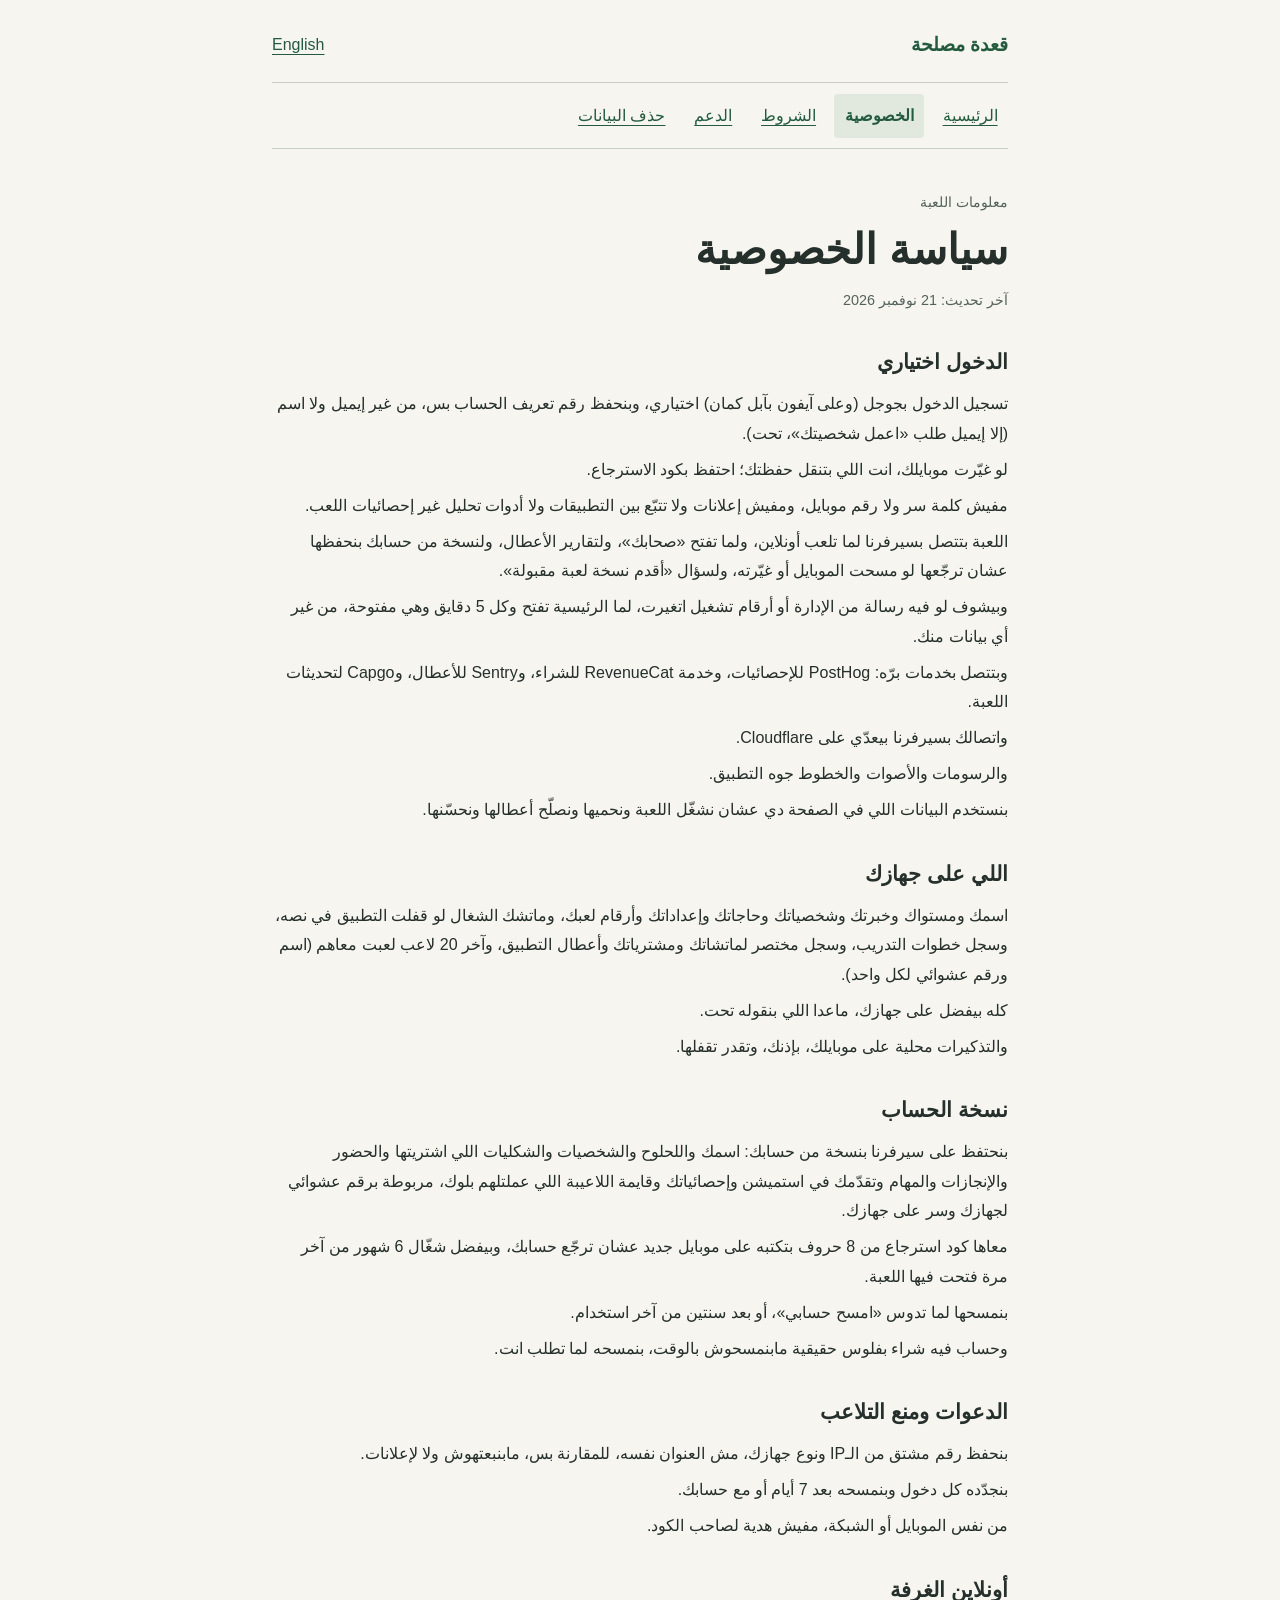
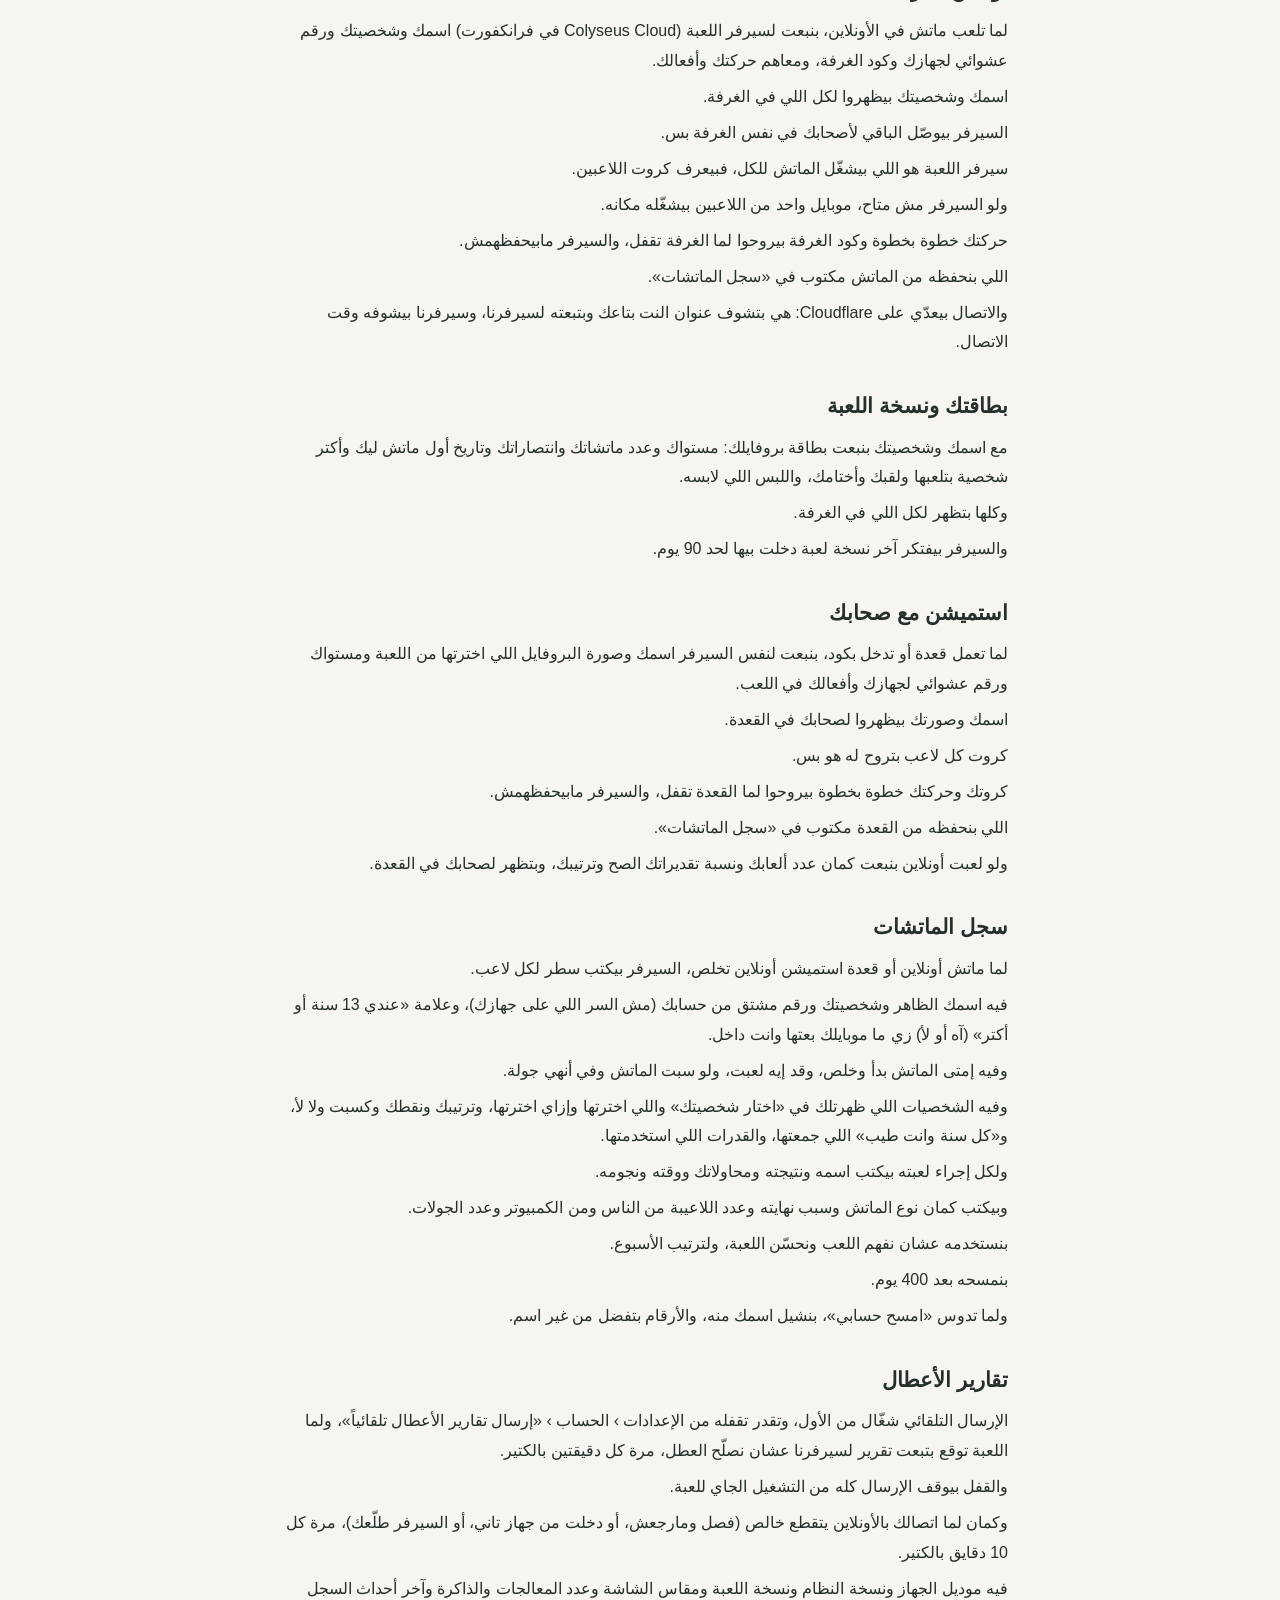
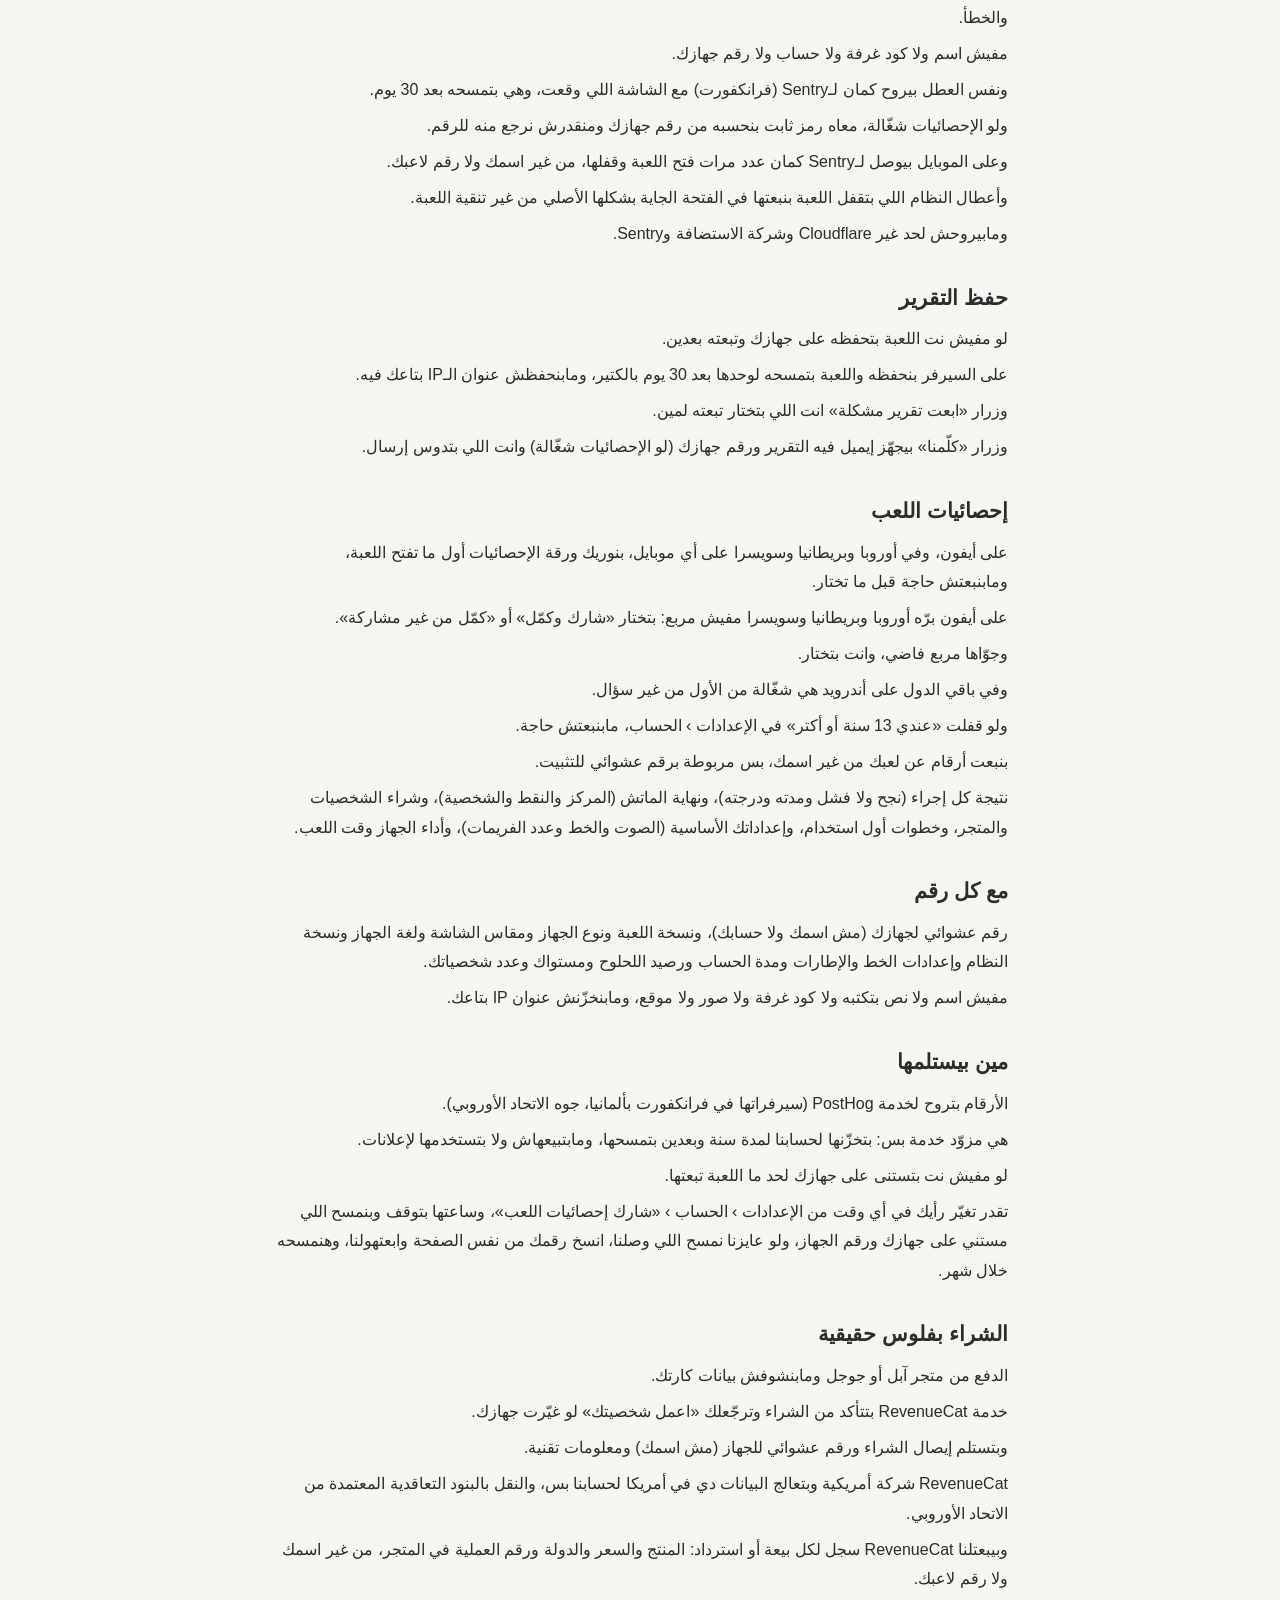
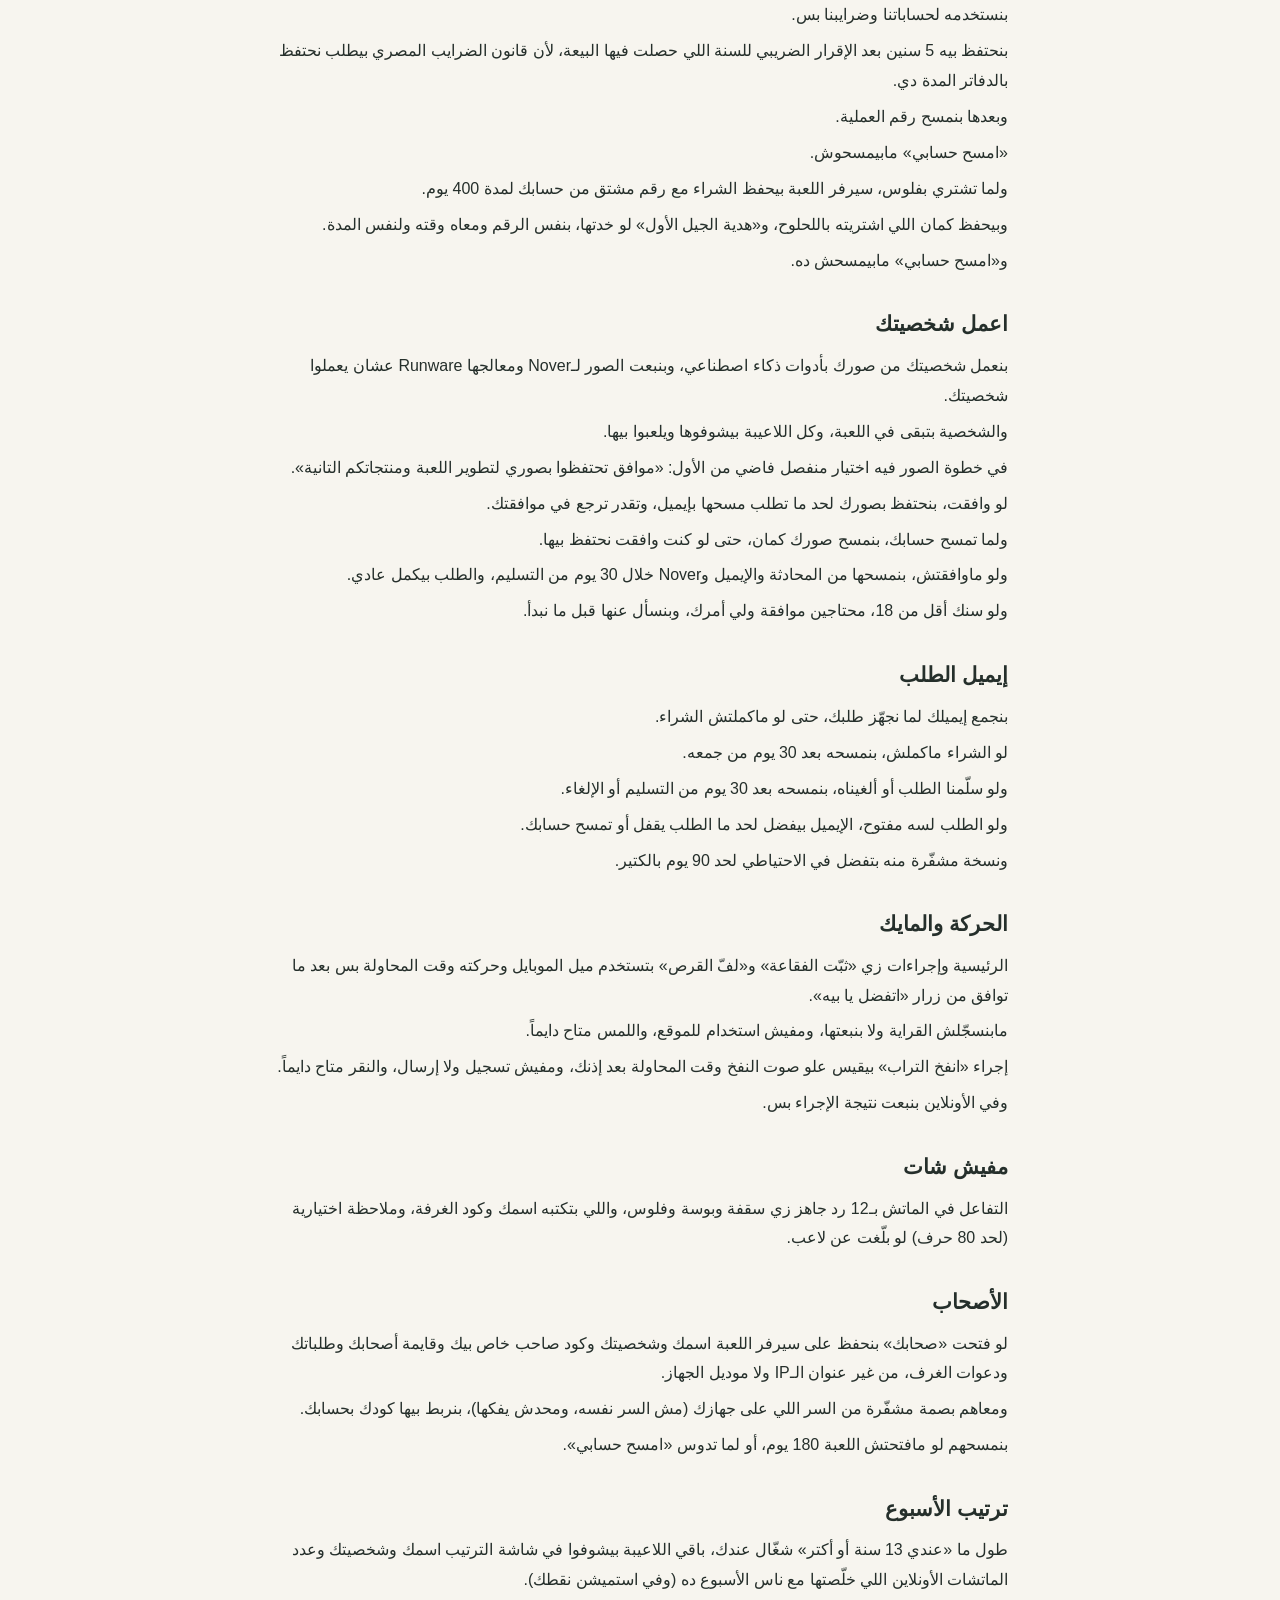
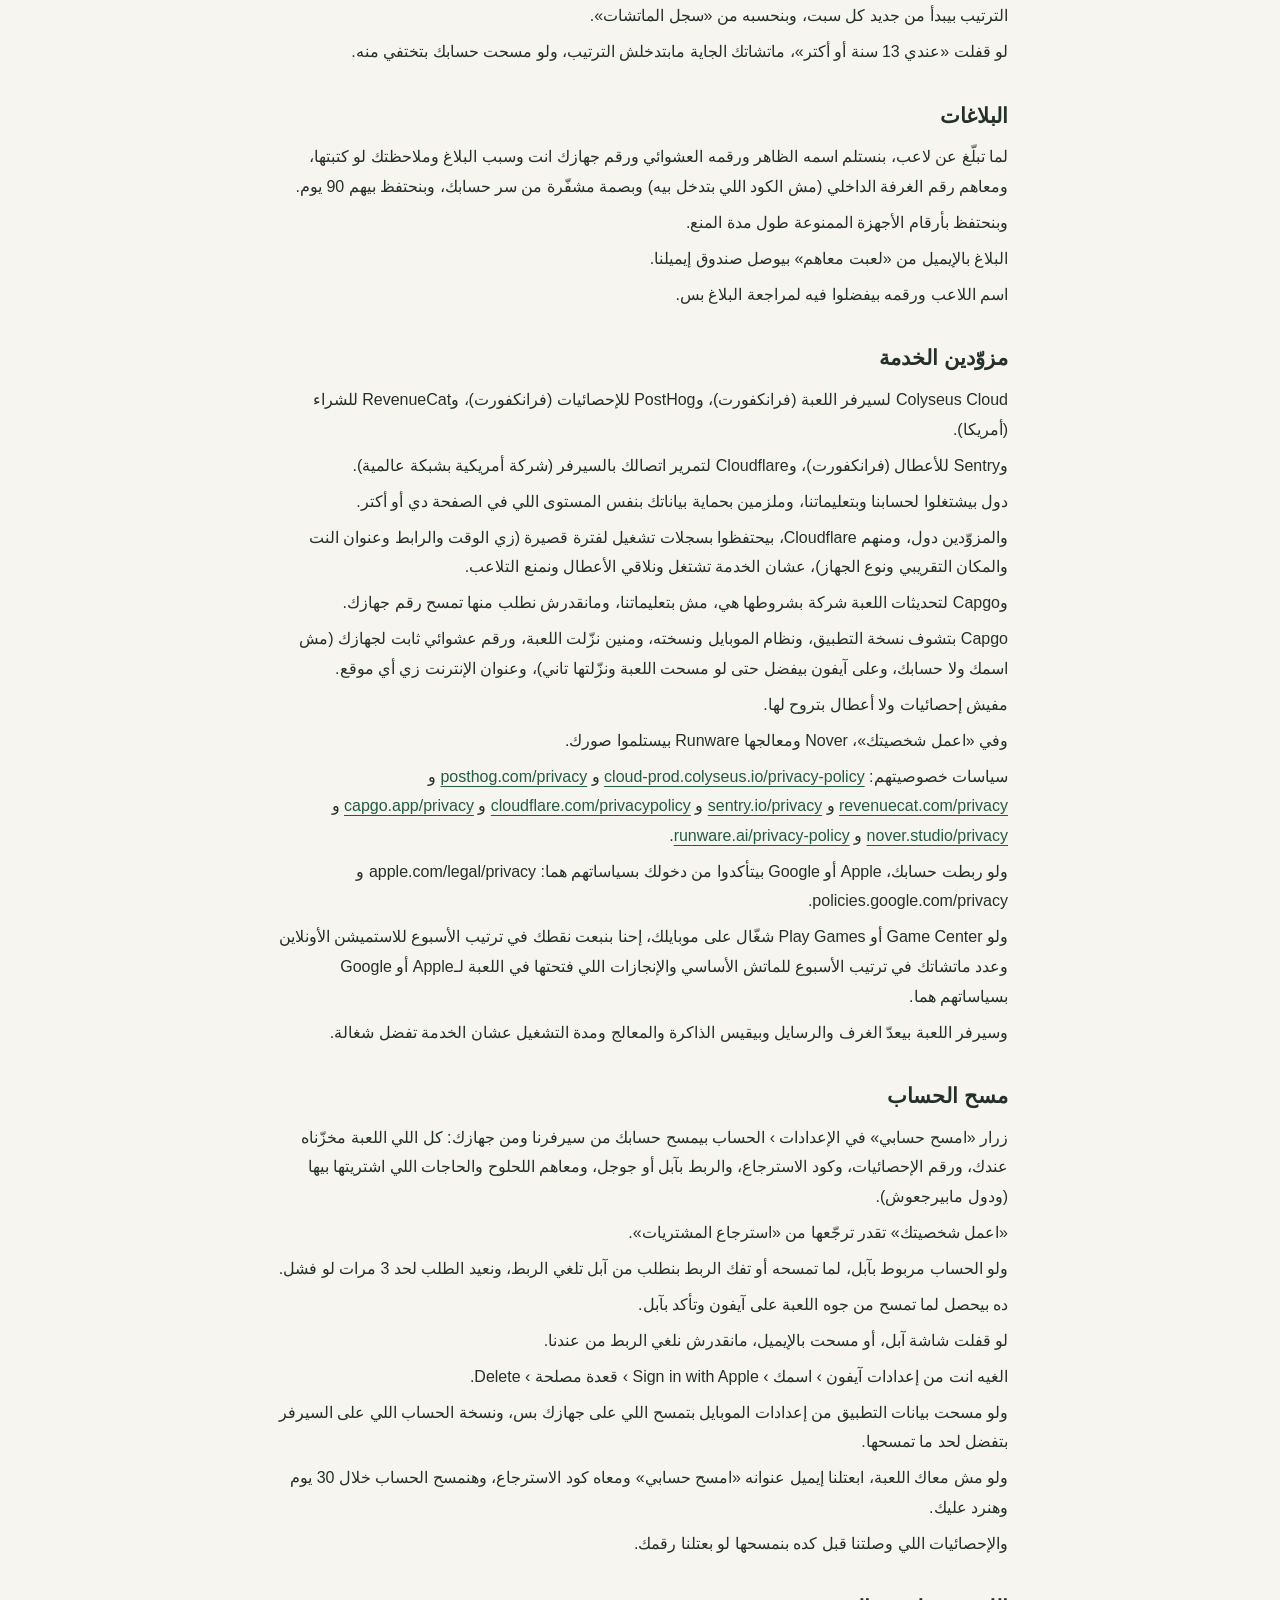
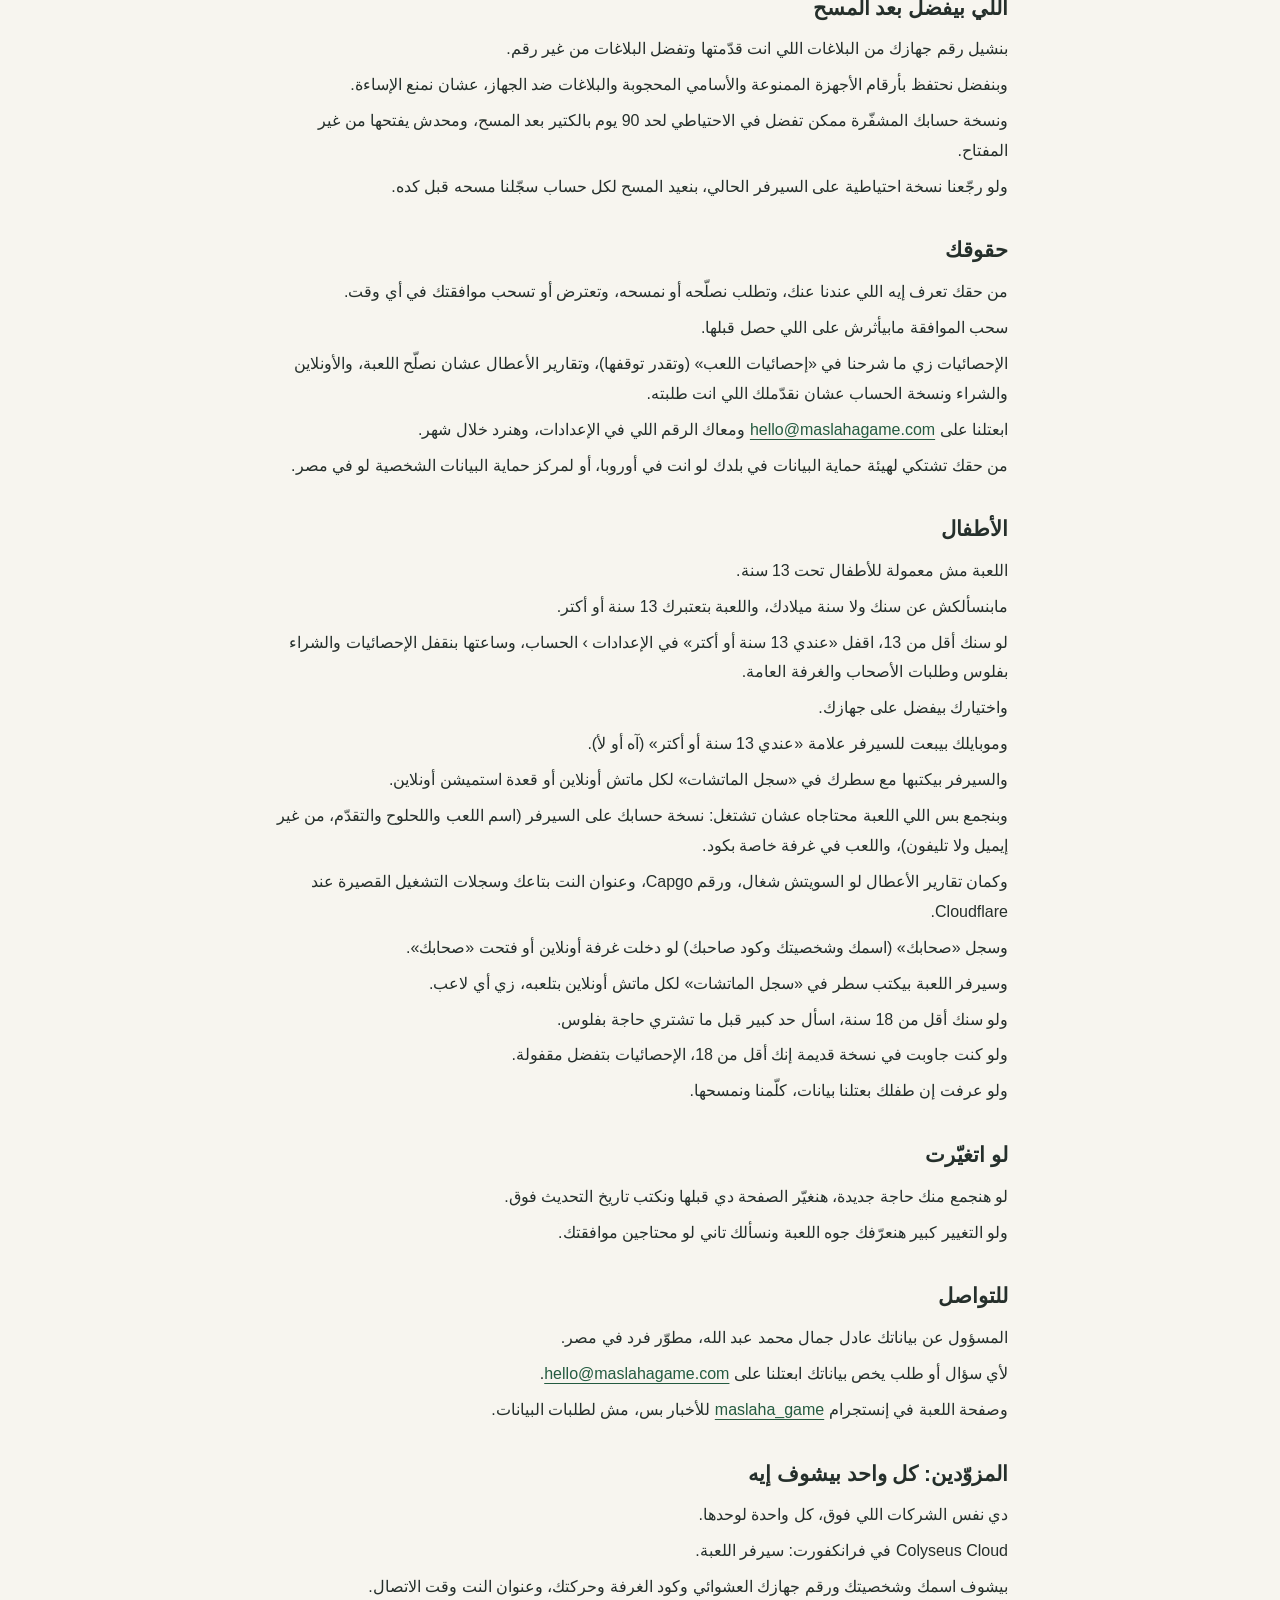
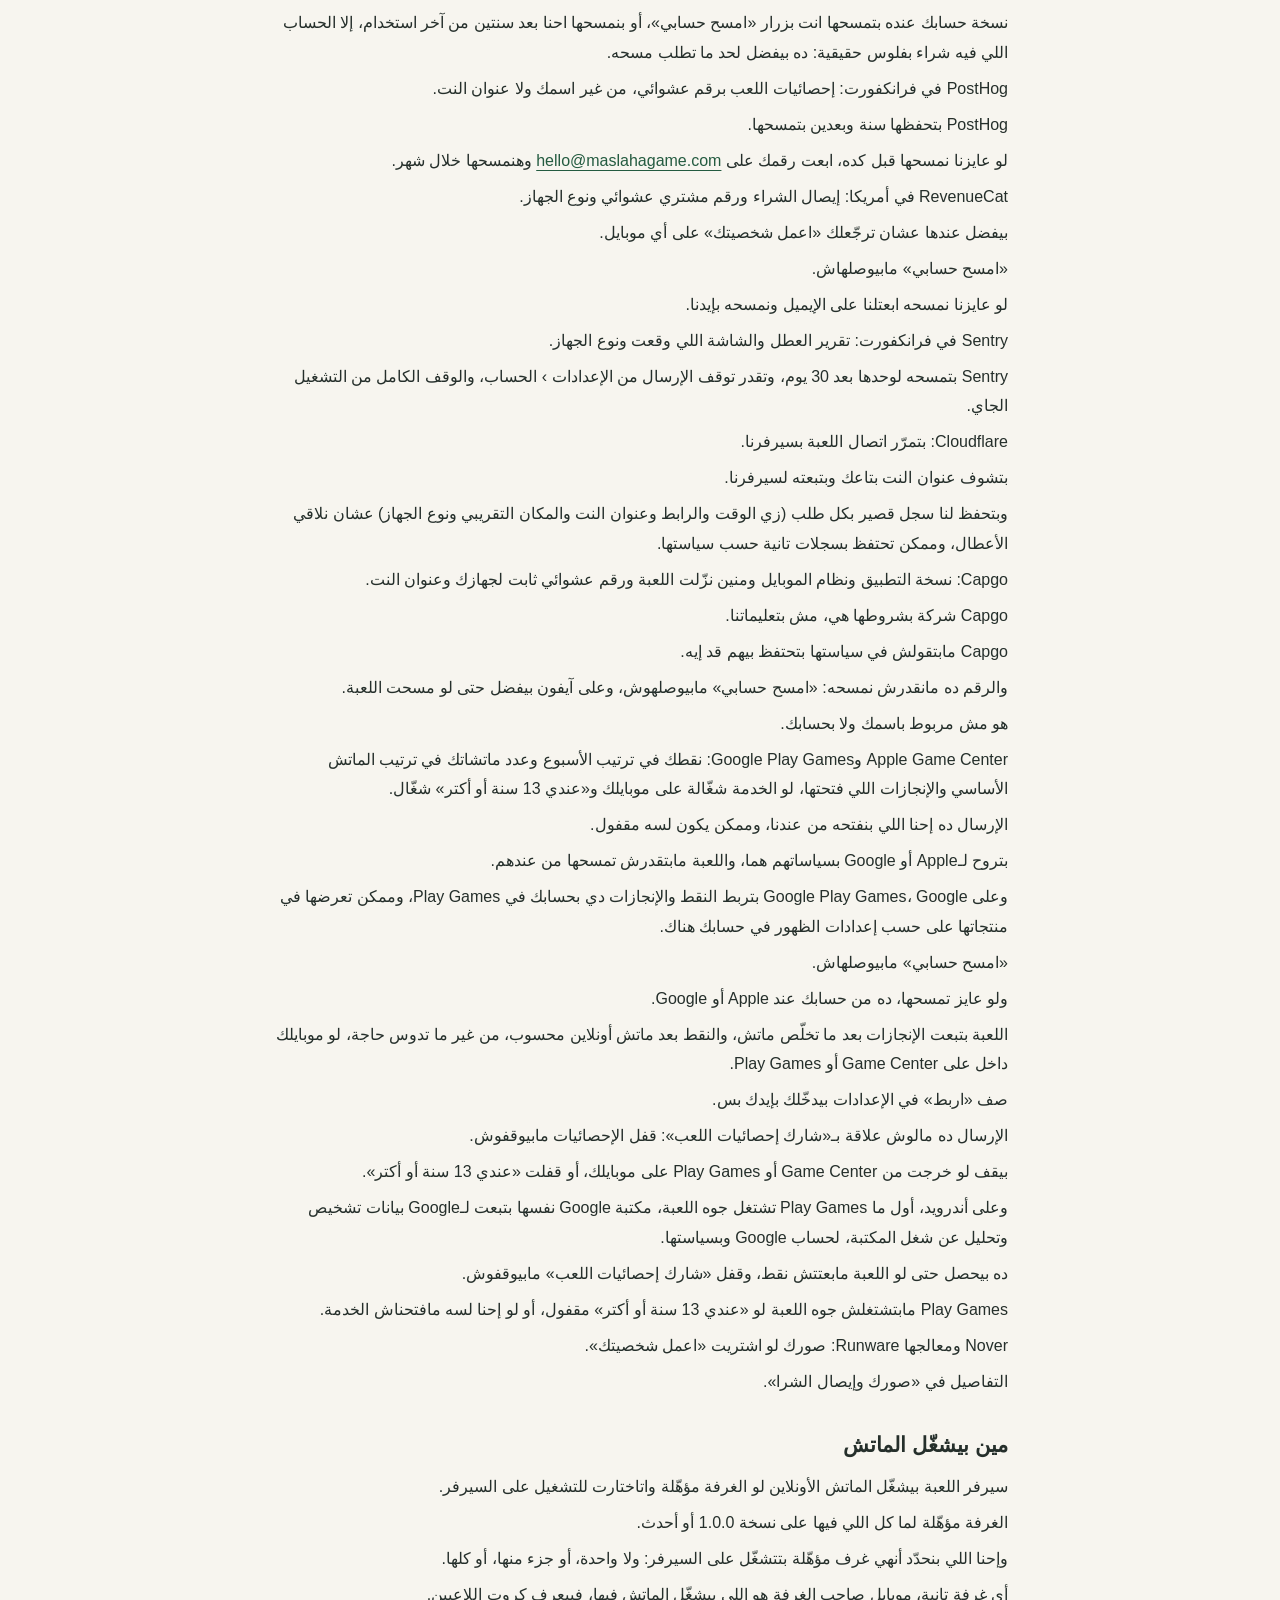
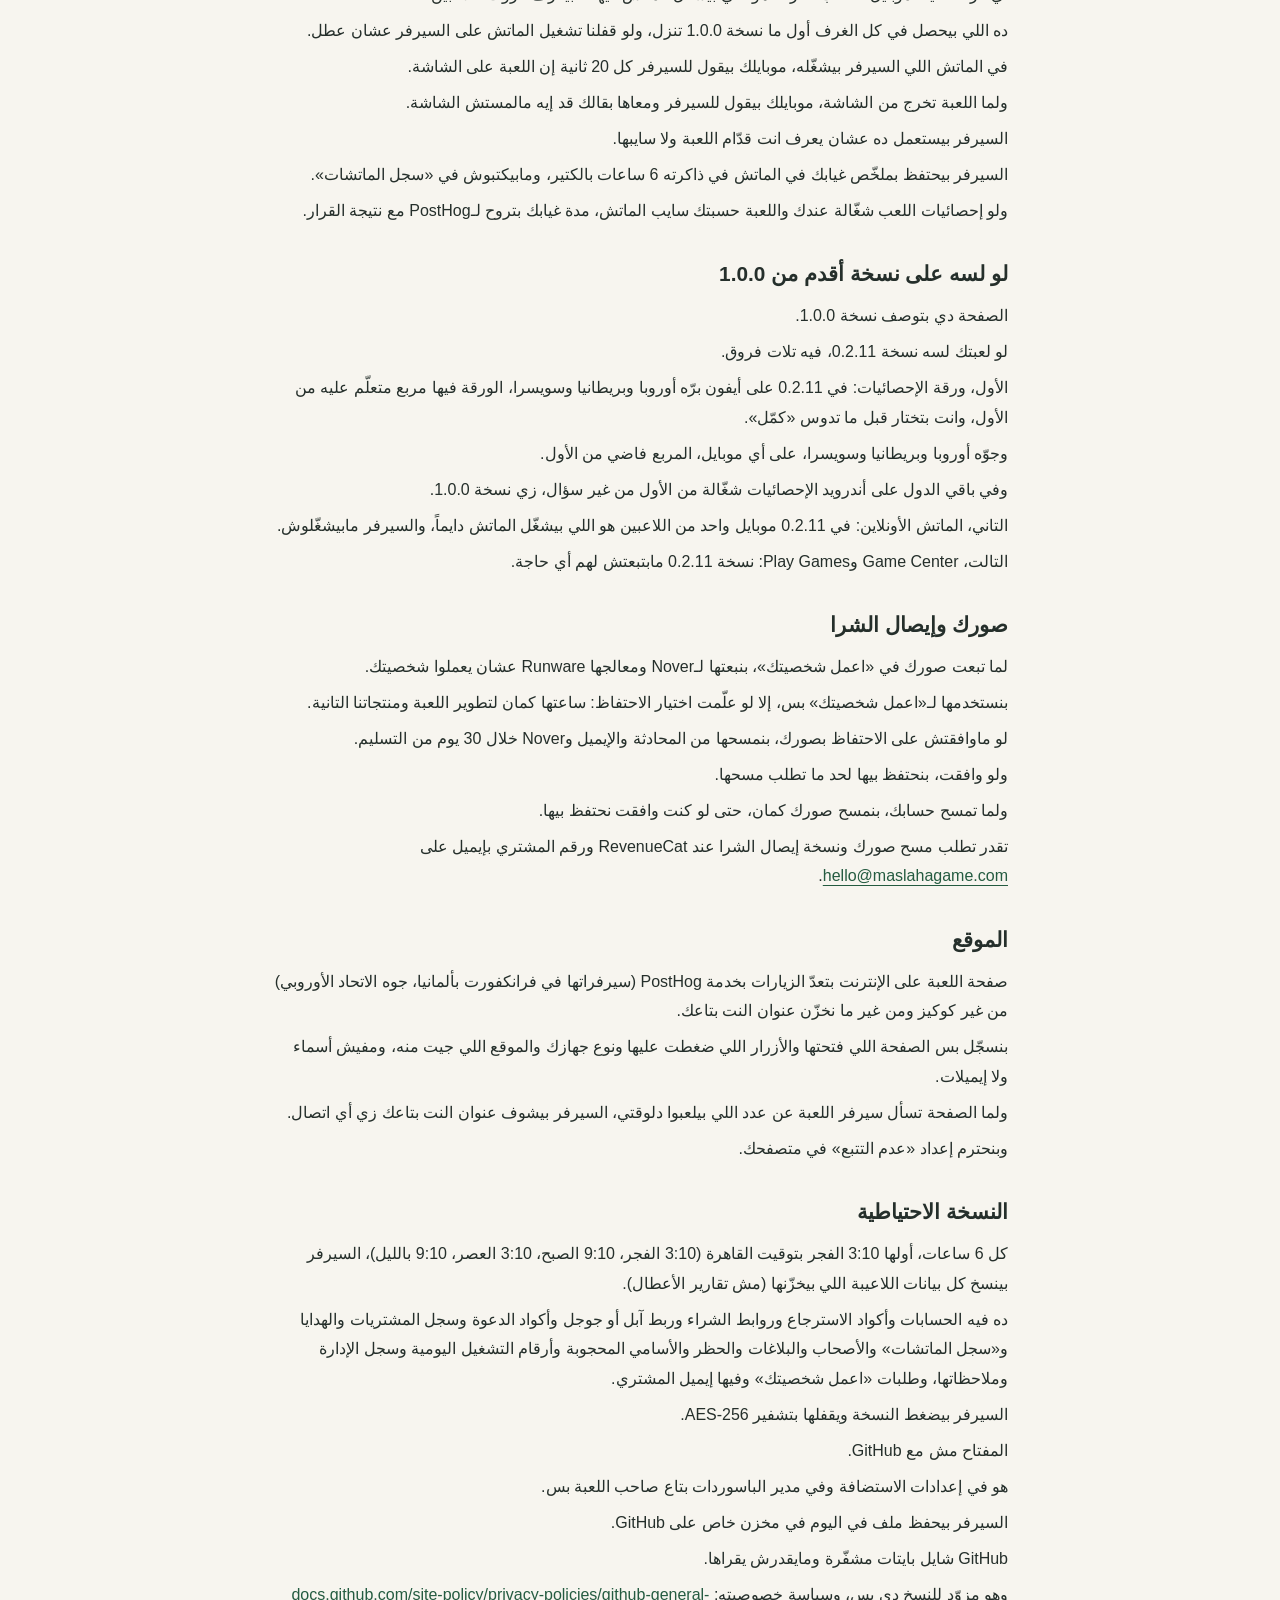
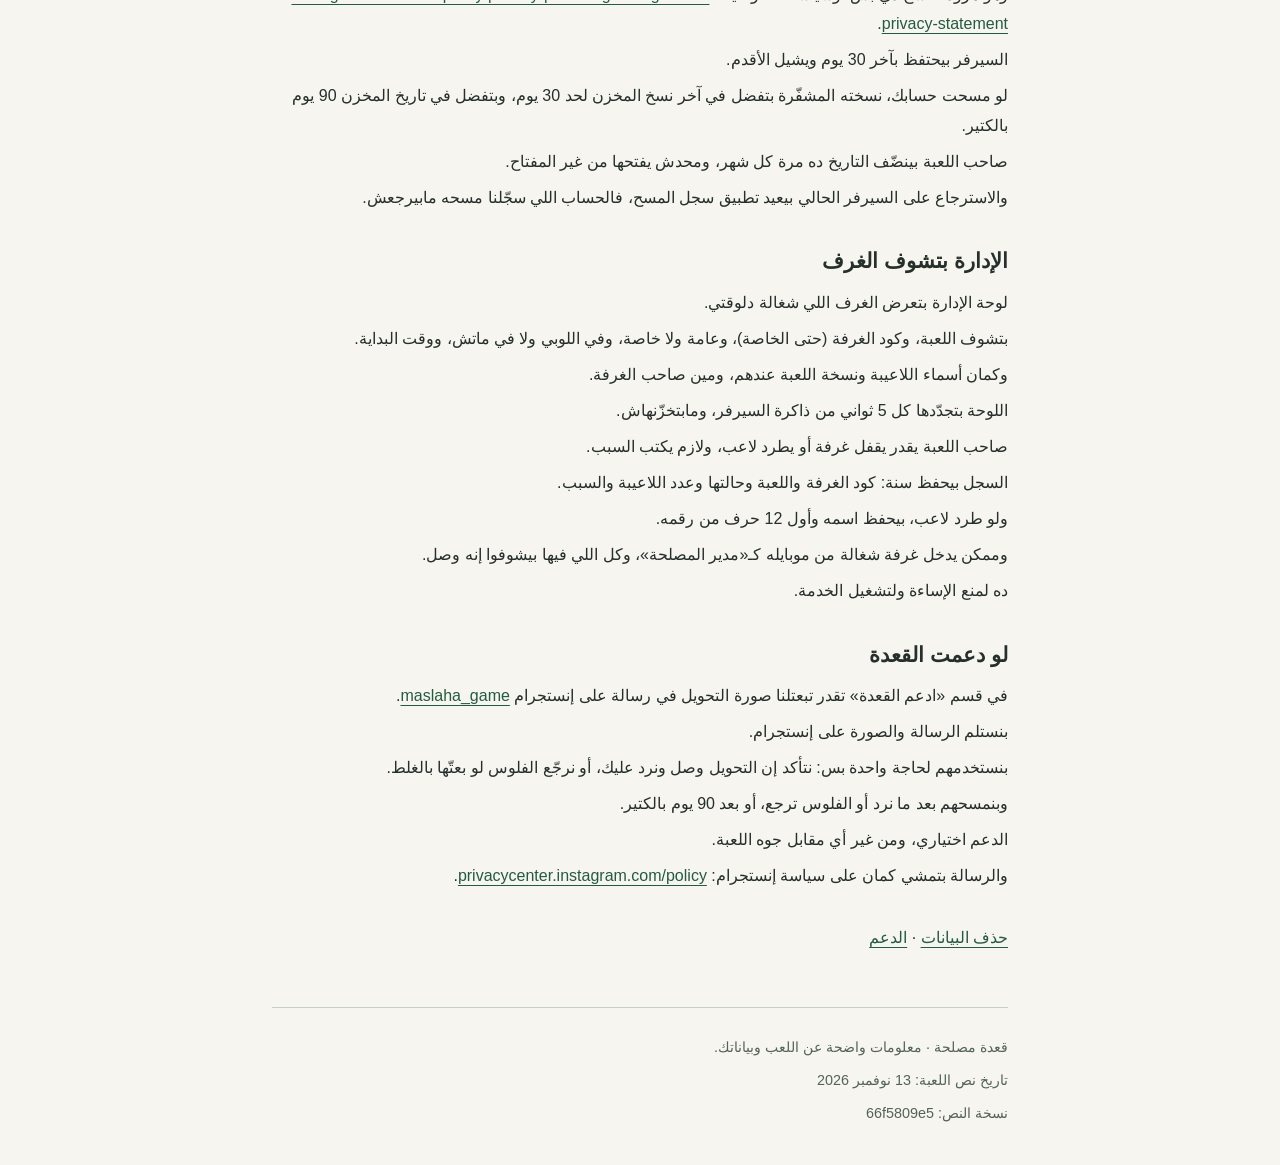
<file: privacy.html>
<!doctype html>
<html lang="ar" dir="rtl">
<head>
<meta charset="utf-8">
<meta name="viewport" content="width=device-width, initial-scale=1">
<meta name="color-scheme" content="light dark">
<meta name="referrer" content="no-referrer">
<meta name="description" content="سياسة الخصوصية · قعدة مصلحة">
<title>سياسة الخصوصية | قعدة مصلحة</title>
<link rel="stylesheet" href="styles.css">
<link rel="alternate" hreflang="en" href="privacy-en.html">
</head>
<body>
<a class="skip" href="#content">روح للمحتوى</a>
<div class="shell">
<header>
<a class="brand" href="index.html">قعدة مصلحة</a>
<a class="language" href="privacy-en.html" lang="en" dir="ltr" hreflang="en">English</a>
</header>
<nav aria-label="صفحات الموقع"><a href="index.html">الرئيسية</a><a href="privacy.html" aria-current="page">الخصوصية</a><a href="terms.html">الشروط</a><a href="support.html">الدعم</a><a href="account-deletion.html">حذف البيانات</a></nav>
<main id="content" tabindex="-1">
<p class="eyebrow">معلومات اللعبة</p>
<h1>سياسة الخصوصية</h1>
<p class="updated">آخر تحديث: <time datetime="2026-11-21">21 نوفمبر 2026</time></p>
<section><h2>الدخول اختياري</h2><p>تسجيل الدخول بجوجل (وعلى آيفون بآبل كمان) اختياري، وبنحفظ رقم تعريف الحساب بس، من غير إيميل ولا اسم (إلا إيميل طلب «اعمل شخصيتك»، تحت).</p><p>لو غيّرت موبايلك، انت اللي بتنقل حفظتك؛ احتفظ بكود الاسترجاع.</p><p>مفيش كلمة سر ولا رقم موبايل، ومفيش إعلانات ولا تتبّع بين التطبيقات ولا أدوات تحليل غير إحصائيات اللعب.</p><p>اللعبة بتتصل بسيرفرنا لما تلعب أونلاين، ولما تفتح «صحابك»، ولتقارير الأعطال، ولنسخة من حسابك بنحفظها عشان ترجّعها لو مسحت الموبايل أو غيّرته، ولسؤال «أقدم نسخة لعبة مقبولة».</p><p>وبيشوف لو فيه رسالة من الإدارة أو أرقام تشغيل اتغيرت، لما الرئيسية تفتح وكل 5 دقايق وهي مفتوحة، من غير أي بيانات منك.</p><p>وبتتصل بخدمات برّه: PostHog للإحصائيات، وخدمة RevenueCat للشراء، وSentry للأعطال، وCapgo لتحديثات اللعبة.</p><p>واتصالك بسيرفرنا بيعدّي على Cloudflare.</p><p>والرسومات والأصوات والخطوط جوه التطبيق.</p><p>بنستخدم البيانات اللي في الصفحة دي عشان نشغّل اللعبة ونحميها ونصلّح أعطالها ونحسّنها.</p></section>
<section><h2>اللي على جهازك</h2><p>اسمك ومستواك وخبرتك وشخصياتك وحاجاتك وإعداداتك وأرقام لعبك، وماتشك الشغال لو قفلت التطبيق في نصه، وسجل خطوات التدريب، وسجل مختصر لماتشاتك ومشترياتك وأعطال التطبيق، وآخر 20 لاعب لعبت معاهم (اسم ورقم عشوائي لكل واحد).</p><p>كله بيفضل على جهازك، ماعدا اللي بنقوله تحت.</p><p>والتذكيرات محلية على موبايلك، بإذنك، وتقدر تقفلها.</p></section>
<section><h2>نسخة الحساب</h2><p>بنحتفظ على سيرفرنا بنسخة من حسابك: اسمك واللحلوح والشخصيات والشكليات اللي اشتريتها والحضور والإنجازات والمهام وتقدّمك في استميشن وإحصائياتك وقايمة اللاعيبة اللي عملتلهم بلوك، مربوطة برقم عشوائي لجهازك وسر على جهازك.</p><p>معاها كود استرجاع من 8 حروف بتكتبه على موبايل جديد عشان ترجّع حسابك، وبيفضل شغّال 6 شهور من آخر مرة فتحت فيها اللعبة.</p><p>بنمسحها لما تدوس «امسح حسابي»، أو بعد سنتين من آخر استخدام.</p><p>وحساب فيه شراء بفلوس حقيقية مابنمسحوش بالوقت، بنمسحه لما تطلب انت.</p></section>
<section><h2>الدعوات ومنع التلاعب</h2><p>بنحفظ رقم مشتق من الـIP ونوع جهازك، مش العنوان نفسه، للمقارنة بس، مابنبعتهوش ولا لإعلانات.</p><p>بنجدّده كل دخول وبنمسحه بعد 7 أيام أو مع حسابك.</p><p>من نفس الموبايل أو الشبكة، مفيش هدية لصاحب الكود.</p></section>
<section><h2>أونلاين الغرفة</h2><p>لما تلعب ماتش في الأونلاين، بنبعت لسيرفر اللعبة (Colyseus Cloud في فرانكفورت) اسمك وشخصيتك ورقم عشوائي لجهازك وكود الغرفة، ومعاهم حركتك وأفعالك.</p><p>اسمك وشخصيتك بيظهروا لكل اللي في الغرفة.</p><p>السيرفر بيوصّل الباقي لأصحابك في نفس الغرفة بس.</p><p>سيرفر اللعبة هو اللي بيشغّل الماتش للكل، فبيعرف كروت اللاعبين.</p><p>ولو السيرفر مش متاح، موبايل واحد من اللاعبين بيشغّله مكانه.</p><p>حركتك خطوة بخطوة وكود الغرفة بيروحوا لما الغرفة تقفل، والسيرفر مابيحفظهمش.</p><p>اللي بنحفظه من الماتش مكتوب في «سجل الماتشات».</p><p>والاتصال بيعدّي على Cloudflare: هي بتشوف عنوان النت بتاعك وبتبعته لسيرفرنا، وسيرفرنا بيشوفه وقت الاتصال.</p></section>
<section><h2>بطاقتك ونسخة اللعبة</h2><p>مع اسمك وشخصيتك بنبعت بطاقة بروفايلك: مستواك وعدد ماتشاتك وانتصاراتك وتاريخ أول ماتش ليك وأكتر شخصية بتلعبها ولقبك وأختامك، واللبس اللي لابسه.</p><p>وكلها بتظهر لكل اللي في الغرفة.</p><p>والسيرفر بيفتكر آخر نسخة لعبة دخلت بيها لحد 90 يوم.</p></section>
<section><h2>استميشن مع صحابك</h2><p>لما تعمل قعدة أو تدخل بكود، بنبعت لنفس السيرفر اسمك وصورة البروفايل اللي اخترتها من اللعبة ومستواك ورقم عشوائي لجهازك وأفعالك في اللعب.</p><p>اسمك وصورتك بيظهروا لصحابك في القعدة.</p><p>كروت كل لاعب بتروح له هو بس.</p><p>كروتك وحركتك خطوة بخطوة بيروحوا لما القعدة تقفل، والسيرفر مابيحفظهمش.</p><p>اللي بنحفظه من القعدة مكتوب في «سجل الماتشات».</p><p>ولو لعبت أونلاين بنبعت كمان عدد ألعابك ونسبة تقديراتك الصح وترتيبك، وبتظهر لصحابك في القعدة.</p></section>
<section><h2>سجل الماتشات</h2><p>لما ماتش أونلاين أو قعدة استميشن أونلاين تخلص، السيرفر بيكتب سطر لكل لاعب.</p><p>فيه اسمك الظاهر وشخصيتك ورقم مشتق من حسابك (مش السر اللي على جهازك)، وعلامة «عندي 13 سنة أو أكتر» (آه أو لأ) زي ما موبايلك بعتها وانت داخل.</p><p>وفيه إمتى الماتش بدأ وخلص، وقد إيه لعبت، ولو سبت الماتش وفي أنهي جولة.</p><p>وفيه الشخصيات اللي ظهرتلك في «اختار شخصيتك» واللي اخترتها وإزاي اخترتها، وترتيبك ونقطك وكسبت ولا لأ، و«كل سنة وانت طيب» اللي جمعتها، والقدرات اللي استخدمتها.</p><p>ولكل إجراء لعبته بيكتب اسمه ونتيجته ومحاولاتك ووقته ونجومه.</p><p>وبيكتب كمان نوع الماتش وسبب نهايته وعدد اللاعيبة من الناس ومن الكمبيوتر وعدد الجولات.</p><p>بنستخدمه عشان نفهم اللعب ونحسّن اللعبة، ولترتيب الأسبوع.</p><p>بنمسحه بعد 400 يوم.</p><p>ولما تدوس «امسح حسابي»، بنشيل اسمك منه، والأرقام بتفضل من غير اسم.</p></section>
<section><h2>تقارير الأعطال</h2><p>الإرسال التلقائي شغّال من الأول، وتقدر تقفله من الإعدادات › الحساب › «إرسال تقارير الأعطال تلقائياً»، ولما اللعبة توقع بتبعت تقرير لسيرفرنا عشان نصلّح العطل، مرة كل دقيقتين بالكتير.</p><p>والقفل بيوقف الإرسال كله من التشغيل الجاي للعبة.</p><p>وكمان لما اتصالك بالأونلاين يتقطع خالص (فصل ومارجعش، أو دخلت من جهاز تاني، أو السيرفر طلّعك)، مرة كل 10 دقايق بالكتير.</p><p>فيه موديل الجهاز ونسخة النظام ونسخة اللعبة ومقاس الشاشة وعدد المعالجات والذاكرة وآخر أحداث السجل والخطأ.</p><p>مفيش اسم ولا كود غرفة ولا حساب ولا رقم جهازك.</p><p>ونفس العطل بيروح كمان لـSentry (فرانكفورت) مع الشاشة اللي وقعت، وهي بتمسحه بعد 30 يوم.</p><p>ولو الإحصائيات شغّالة، معاه رمز ثابت بنحسبه من رقم جهازك ومنقدرش نرجع منه للرقم.</p><p>وعلى الموبايل بيوصل لـSentry كمان عدد مرات فتح اللعبة وقفلها، من غير اسمك ولا رقم لاعبك.</p><p>وأعطال النظام اللي بتقفل اللعبة بنبعتها في الفتحة الجاية بشكلها الأصلي من غير تنقية اللعبة.</p><p>ومابيروحش لحد غير Cloudflare وشركة الاستضافة وSentry.</p></section>
<section><h2>حفظ التقرير</h2><p>لو مفيش نت اللعبة بتحفظه على جهازك وتبعته بعدين.</p><p>على السيرفر بنحفظه واللعبة بتمسحه لوحدها بعد 30 يوم بالكتير، ومابنحفظش عنوان الـIP بتاعك فيه.</p><p>وزرار «ابعت تقرير مشكلة» انت اللي بتختار تبعته لمين.</p><p>وزرار «كلّمنا» بيجهّز إيميل فيه التقرير ورقم جهازك (لو الإحصائيات شغّالة) وانت اللي بتدوس إرسال.</p></section>
<section><h2>إحصائيات اللعب</h2><p>على أيفون، وفي أوروبا وبريطانيا وسويسرا على أي موبايل، بنوريك ورقة الإحصائيات أول ما تفتح اللعبة، ومابنبعتش حاجة قبل ما تختار.</p><p>على أيفون برّه أوروبا وبريطانيا وسويسرا مفيش مربع: بتختار «شارك وكمّل» أو «كمّل من غير مشاركة».</p><p>وجوّاها مربع فاضي، وانت بتختار.</p><p>وفي باقي الدول على أندرويد هي شغّالة من الأول من غير سؤال.</p><p>ولو قفلت «عندي 13 سنة أو أكتر» في الإعدادات › الحساب، مابنبعتش حاجة.</p><p>بنبعت أرقام عن لعبك من غير اسمك، بس مربوطة برقم عشوائي للتثبيت.</p><p>نتيجة كل إجراء (نجح ولا فشل ومدته ودرجته)، ونهاية الماتش (المركز والنقط والشخصية)، وشراء الشخصيات والمتجر، وخطوات أول استخدام، وإعداداتك الأساسية (الصوت والخط وعدد الفريمات)، وأداء الجهاز وقت اللعب.</p></section>
<section><h2>مع كل رقم</h2><p>رقم عشوائي لجهازك (مش اسمك ولا حسابك)، ونسخة اللعبة ونوع الجهاز ومقاس الشاشة ولغة الجهاز ونسخة النظام وإعدادات الخط والإطارات ومدة الحساب ورصيد اللحلوح ومستواك وعدد شخصياتك.</p><p>مفيش اسم ولا نص بتكتبه ولا كود غرفة ولا صور ولا موقع، ومابنخزّنش عنوان IP بتاعك.</p></section>
<section><h2>مين بيستلمها</h2><p>الأرقام بتروح لخدمة PostHog (سيرفراتها في فرانكفورت بألمانيا، جوه الاتحاد الأوروبي).</p><p>هي مزوّد خدمة بس: بتخزّنها لحسابنا لمدة سنة وبعدين بتمسحها، ومابتبيعهاش ولا بتستخدمها لإعلانات.</p><p>لو مفيش نت بتستنى على جهازك لحد ما اللعبة تبعتها.</p><p>تقدر تغيّر رأيك في أي وقت من الإعدادات › الحساب › «شارك إحصائيات اللعب»، وساعتها بتوقف وبنمسح اللي مستني على جهازك ورقم الجهاز، ولو عايزنا نمسح اللي وصلنا، انسخ رقمك من نفس الصفحة وابعتهولنا، وهنمسحه خلال شهر.</p></section>
<section><h2>الشراء بفلوس حقيقية</h2><p>الدفع من متجر آبل أو جوجل ومابنشوفش بيانات كارتك.</p><p>خدمة RevenueCat بتتأكد من الشراء وترجّعلك «اعمل شخصيتك» لو غيّرت جهازك.</p><p>وبتستلم إيصال الشراء ورقم عشوائي للجهاز (مش اسمك) ومعلومات تقنية.</p><p>RevenueCat شركة أمريكية وبتعالج البيانات دي في أمريكا لحسابنا بس، والنقل بالبنود التعاقدية المعتمدة من الاتحاد الأوروبي.</p><p>وبيبعتلنا RevenueCat سجل لكل بيعة أو استرداد: المنتج والسعر والدولة ورقم العملية في المتجر، من غير اسمك ولا رقم لاعبك.</p><p>بنستخدمه لحساباتنا وضرايبنا بس.</p><p>بنحتفظ بيه 5 سنين بعد الإقرار الضريبي للسنة اللي حصلت فيها البيعة، لأن قانون الضرايب المصري بيطلب نحتفظ بالدفاتر المدة دي.</p><p>وبعدها بنمسح رقم العملية.</p><p>«امسح حسابي» مابيمسحوش.</p><p>ولما تشتري بفلوس، سيرفر اللعبة بيحفظ الشراء مع رقم مشتق من حسابك لمدة 400 يوم.</p><p>وبيحفظ كمان اللي اشتريته باللحلوح، و«هدية الجيل الأول» لو خدتها، بنفس الرقم ومعاه وقته ولنفس المدة.</p><p>و«امسح حسابي» مابيمسحش ده.</p></section>
<section><h2>اعمل شخصيتك</h2><p>بنعمل شخصيتك من صورك بأدوات ذكاء اصطناعي، وبنبعت الصور لـNover ومعالجها Runware عشان يعملوا شخصيتك.</p><p>والشخصية بتبقى في اللعبة، وكل اللاعيبة بيشوفوها ويلعبوا بيها.</p><p>في خطوة الصور فيه اختيار منفصل فاضي من الأول: «موافق تحتفظوا بصوري لتطوير اللعبة ومنتجاتكم التانية».</p><p>لو وافقت، بنحتفظ بصورك لحد ما تطلب مسحها بإيميل، وتقدر ترجع في موافقتك.</p><p>ولما تمسح حسابك، بنمسح صورك كمان، حتى لو كنت وافقت نحتفظ بيها.</p><p>ولو ماوافقتش، بنمسحها من المحادثة والإيميل وNover خلال 30 يوم من التسليم، والطلب بيكمل عادي.</p><p>ولو سنك أقل من 18، محتاجين موافقة ولي أمرك، وبنسأل عنها قبل ما نبدأ.</p></section>
<section><h2>إيميل الطلب</h2><p>بنجمع إيميلك لما نجهّز طلبك، حتى لو ماكملتش الشراء.</p><p>لو الشراء ماكملش، بنمسحه بعد 30 يوم من جمعه.</p><p>ولو سلّمنا الطلب أو ألغيناه، بنمسحه بعد 30 يوم من التسليم أو الإلغاء.</p><p>ولو الطلب لسه مفتوح، الإيميل بيفضل لحد ما الطلب يقفل أو تمسح حسابك.</p><p>ونسخة مشفّرة منه بتفضل في الاحتياطي لحد 90 يوم بالكتير.</p></section>
<section><h2>الحركة والمايك</h2><p>الرئيسية وإجراءات زي «ثبّت الفقاعة» و«لفّ القرص» بتستخدم ميل الموبايل وحركته وقت المحاولة بس بعد ما توافق من زرار «اتفضل يا بيه».</p><p>مابنسجّلش القراية ولا بنبعتها، ومفيش استخدام للموقع، واللمس متاح دايماً.</p><p>إجراء «انفخ التراب» بيقيس علو صوت النفخ وقت المحاولة بعد إذنك، ومفيش تسجيل ولا إرسال، والنقر متاح دايماً.</p><p>وفي الأونلاين بنبعت نتيجة الإجراء بس.</p></section>
<section><h2>مفيش شات</h2><p>التفاعل في الماتش بـ12 رد جاهز زي سقفة وبوسة وفلوس، واللي بتكتبه اسمك وكود الغرفة، وملاحظة اختيارية (لحد 80 حرف) لو بلّغت عن لاعب.</p></section>
<section><h2>الأصحاب</h2><p>لو فتحت «صحابك» بنحفظ على سيرفر اللعبة اسمك وشخصيتك وكود صاحب خاص بيك وقايمة أصحابك وطلباتك ودعوات الغرف، من غير عنوان الـIP ولا موديل الجهاز.</p><p>ومعاهم بصمة مشفّرة من السر اللي على جهازك (مش السر نفسه، ومحدش يفكها)، بنربط بيها كودك بحسابك.</p><p>بنمسحهم لو مافتحتش اللعبة 180 يوم، أو لما تدوس «امسح حسابي».</p></section>
<section><h2>ترتيب الأسبوع</h2><p>طول ما «عندي 13 سنة أو أكتر» شغّال عندك، باقي اللاعيبة بيشوفوا في شاشة الترتيب اسمك وشخصيتك وعدد الماتشات الأونلاين اللي خلّصتها مع ناس الأسبوع ده (وفي استميشن نقطك).</p><p>الترتيب بيبدأ من جديد كل سبت، وبنحسبه من «سجل الماتشات».</p><p>لو قفلت «عندي 13 سنة أو أكتر»، ماتشاتك الجاية مابتدخلش الترتيب، ولو مسحت حسابك بتختفي منه.</p></section>
<section><h2>البلاغات</h2><p>لما تبلّغ عن لاعب، بنستلم اسمه الظاهر ورقمه العشوائي ورقم جهازك انت وسبب البلاغ وملاحظتك لو كتبتها، ومعاهم رقم الغرفة الداخلي (مش الكود اللي بتدخل بيه) وبصمة مشفّرة من سر حسابك، وبنحتفظ بيهم 90 يوم.</p><p>وبنحتفظ بأرقام الأجهزة الممنوعة طول مدة المنع.</p><p>البلاغ بالإيميل من «لعبت معاهم» بيوصل صندوق إيميلنا.</p><p>اسم اللاعب ورقمه بيفضلوا فيه لمراجعة البلاغ بس.</p></section>
<section><h2>مزوّدين الخدمة</h2><p>Colyseus Cloud لسيرفر اللعبة (فرانكفورت)، وPostHog للإحصائيات (فرانكفورت)، وRevenueCat للشراء (أمريكا).</p><p>وSentry للأعطال (فرانكفورت)، وCloudflare لتمرير اتصالك بالسيرفر (شركة أمريكية بشبكة عالمية).</p><p>دول بيشتغلوا لحسابنا وبتعليماتنا، وملزمين بحماية بياناتك بنفس المستوى اللي في الصفحة دي أو أكتر.</p><p>والمزوّدين دول، ومنهم Cloudflare، بيحتفظوا بسجلات تشغيل لفترة قصيرة (زي الوقت والرابط وعنوان النت والمكان التقريبي ونوع الجهاز)، عشان الخدمة تشتغل ونلاقي الأعطال ونمنع التلاعب.</p><p>وCapgo لتحديثات اللعبة شركة بشروطها هي، مش بتعليماتنا، ومانقدرش نطلب منها تمسح رقم جهازك.</p><p>Capgo بتشوف نسخة التطبيق، ونظام الموبايل ونسخته، ومنين نزّلت اللعبة، ورقم عشوائي ثابت لجهازك (مش اسمك ولا حسابك، وعلى آيفون بيفضل حتى لو مسحت اللعبة ونزّلتها تاني)، وعنوان الإنترنت زي أي موقع.</p><p>مفيش إحصائيات ولا أعطال بتروح لها.</p><p>وفي «اعمل شخصيتك»، Nover ومعالجها Runware بيستلموا صورك.</p><p>سياسات خصوصيتهم: <a href="https://cloud-prod.colyseus.io/privacy-policy" dir="ltr" rel="noopener noreferrer">cloud-prod.colyseus.io/privacy-policy</a> و <a href="https://posthog.com/privacy" dir="ltr" rel="noopener noreferrer">posthog.com/privacy</a> و <a href="https://www.revenuecat.com/privacy" dir="ltr" rel="noopener noreferrer">revenuecat.com/privacy</a> و <a href="https://sentry.io/privacy" dir="ltr" rel="noopener noreferrer">sentry.io/privacy</a> و <a href="https://www.cloudflare.com/privacypolicy/" dir="ltr" rel="noopener noreferrer">cloudflare.com/privacypolicy</a> و <a href="https://capgo.app/privacy" dir="ltr" rel="noopener noreferrer">capgo.app/privacy</a> و <a href="https://www.nover.studio/privacy" dir="ltr" rel="noopener noreferrer">nover.studio/privacy</a> و <a href="https://runware.ai/privacy-policy" dir="ltr" rel="noopener noreferrer">runware.ai/privacy-policy</a>.</p><p>ولو ربطت حسابك، Apple أو Google بيتأكدوا من دخولك بسياساتهم هما: apple.com/legal/privacy و policies.google.com/privacy.</p><p>ولو Game Center أو Play Games شغّال على موبايلك، إحنا بنبعت نقطك في ترتيب الأسبوع للاستميشن الأونلاين وعدد ماتشاتك في ترتيب الأسبوع للماتش الأساسي والإنجازات اللي فتحتها في اللعبة لـApple أو Google بسياساتهم هما.</p><p>وسيرفر اللعبة بيعدّ الغرف والرسايل وبيقيس الذاكرة والمعالج ومدة التشغيل عشان الخدمة تفضل شغالة.</p></section>
<section id="delete"><h2>مسح الحساب</h2><p>زرار «امسح حسابي» في الإعدادات › الحساب بيمسح حسابك من سيرفرنا ومن جهازك: كل اللي اللعبة مخزّناه عندك، ورقم الإحصائيات، وكود الاسترجاع، والربط بآبل أو جوجل، ومعاهم اللحلوح والحاجات اللي اشتريتها بيها (ودول مابيرجعوش).</p><p>«اعمل شخصيتك» تقدر ترجّعها من «استرجاع المشتريات».</p><p>ولو الحساب مربوط بآبل، لما تمسحه أو تفك الربط بنطلب من آبل تلغي الربط، ونعيد الطلب لحد 3 مرات لو فشل.</p><p>ده بيحصل لما تمسح من جوه اللعبة على آيفون وتأكد بآبل.</p><p>لو قفلت شاشة آبل، أو مسحت بالإيميل، مانقدرش نلغي الربط من عندنا.</p><p>الغيه انت من إعدادات آيفون › اسمك › Sign in with Apple › قعدة مصلحة › Delete.</p><p>ولو مسحت بيانات التطبيق من إعدادات الموبايل بتمسح اللي على جهازك بس، ونسخة الحساب اللي على السيرفر بتفضل لحد ما تمسحها.</p><p>ولو مش معاك اللعبة، ابعتلنا إيميل عنوانه «امسح حسابي» ومعاه كود الاسترجاع، وهنمسح الحساب خلال 30 يوم وهنرد عليك.</p><p>والإحصائيات اللي وصلتنا قبل كده بنمسحها لو بعتلنا رقمك.</p></section>
<section><h2>اللي بيفضل بعد المسح</h2><p>بنشيل رقم جهازك من البلاغات اللي انت قدّمتها وتفضل البلاغات من غير رقم.</p><p>وبنفضل نحتفظ بأرقام الأجهزة الممنوعة والأسامي المحجوبة والبلاغات ضد الجهاز، عشان نمنع الإساءة.</p><p>ونسخة حسابك المشفّرة ممكن تفضل في الاحتياطي لحد 90 يوم بالكتير بعد المسح، ومحدش يفتحها من غير المفتاح.</p><p>ولو رجّعنا نسخة احتياطية على السيرفر الحالي، بنعيد المسح لكل حساب سجّلنا مسحه قبل كده.</p></section>
<section><h2>حقوقك</h2><p>من حقك تعرف إيه اللي عندنا عنك، وتطلب نصلّحه أو نمسحه، وتعترض أو تسحب موافقتك في أي وقت.</p><p>سحب الموافقة مابيأثرش على اللي حصل قبلها.</p><p>الإحصائيات زي ما شرحنا في «إحصائيات اللعب» (وتقدر توقفها)، وتقارير الأعطال عشان نصلّح اللعبة، والأونلاين والشراء ونسخة الحساب عشان نقدّملك اللي انت طلبته.</p><p>ابعتلنا على <a href="mailto:hello@maslahagame.com" dir="ltr">hello@maslahagame.com</a> ومعاك الرقم اللي في الإعدادات، وهنرد خلال شهر.</p><p>من حقك تشتكي لهيئة حماية البيانات في بلدك لو انت في أوروبا، أو لمركز حماية البيانات الشخصية لو في مصر.</p></section>
<section><h2>الأطفال</h2><p>اللعبة مش معمولة للأطفال تحت 13 سنة.</p><p>مابنسألكش عن سنك ولا سنة ميلادك، واللعبة بتعتبرك 13 سنة أو أكتر.</p><p>لو سنك أقل من 13، اقفل «عندي 13 سنة أو أكتر» في الإعدادات › الحساب، وساعتها بنقفل الإحصائيات والشراء بفلوس وطلبات الأصحاب والغرفة العامة.</p><p>واختيارك بيفضل على جهازك.</p><p>وموبايلك بيبعت للسيرفر علامة «عندي 13 سنة أو أكتر» (آه أو لأ).</p><p>والسيرفر بيكتبها مع سطرك في «سجل الماتشات» لكل ماتش أونلاين أو قعدة استميشن أونلاين.</p><p>وبنجمع بس اللي اللعبة محتاجاه عشان تشتغل: نسخة حسابك على السيرفر (اسم اللعب واللحلوح والتقدّم، من غير إيميل ولا تليفون)، واللعب في غرفة خاصة بكود.</p><p>وكمان تقارير الأعطال لو السويتش شغال، ورقم Capgo، وعنوان النت بتاعك وسجلات التشغيل القصيرة عند Cloudflare.</p><p>وسجل «صحابك» (اسمك وشخصيتك وكود صاحبك) لو دخلت غرفة أونلاين أو فتحت «صحابك».</p><p>وسيرفر اللعبة بيكتب سطر في «سجل الماتشات» لكل ماتش أونلاين بتلعبه، زي أي لاعب.</p><p>ولو سنك أقل من 18 سنة، اسأل حد كبير قبل ما تشتري حاجة بفلوس.</p><p>ولو كنت جاوبت في نسخة قديمة إنك أقل من 18، الإحصائيات بتفضل مقفولة.</p><p>ولو عرفت إن طفلك بعتلنا بيانات، كلّمنا ونمسحها.</p></section>
<section><h2>لو اتغيّرت</h2><p>لو هنجمع منك حاجة جديدة، هنغيّر الصفحة دي قبلها ونكتب تاريخ التحديث فوق.</p><p>ولو التغيير كبير هنعرّفك جوه اللعبة ونسألك تاني لو محتاجين موافقتك.</p></section>
<section><h2>للتواصل</h2><p>المسؤول عن بياناتك عادل جمال محمد عبد الله، مطوّر فرد في مصر.</p><p>لأي سؤال أو طلب يخص بياناتك ابعتلنا على <a href="mailto:hello@maslahagame.com" dir="ltr">hello@maslahagame.com</a>.</p><p>وصفحة اللعبة في إنستجرام <a href="https://www.instagram.com/maslaha_game" dir="ltr" rel="noopener noreferrer">maslaha_game</a> للأخبار بس، مش لطلبات البيانات.</p></section>
<section id="providers"><h2>المزوّدين: كل واحد بيشوف إيه</h2><p>دي نفس الشركات اللي فوق، كل واحدة لوحدها.</p><p>Colyseus Cloud في فرانكفورت: سيرفر اللعبة.</p><p>بيشوف اسمك وشخصيتك ورقم جهازك العشوائي وكود الغرفة وحركتك، وعنوان النت وقت الاتصال.</p><p>نسخة حسابك عنده بتمسحها انت بزرار «امسح حسابي»، أو بنمسحها احنا بعد سنتين من آخر استخدام، إلا الحساب اللي فيه شراء بفلوس حقيقية: ده بيفضل لحد ما تطلب مسحه.</p><p>PostHog في فرانكفورت: إحصائيات اللعب برقم عشوائي، من غير اسمك ولا عنوان النت.</p><p>PostHog بتحفظها سنة وبعدين بتمسحها.</p><p>لو عايزنا نمسحها قبل كده، ابعت رقمك على <a href="mailto:hello@maslahagame.com" dir="ltr">hello@maslahagame.com</a> وهنمسحها خلال شهر.</p><p>RevenueCat في أمريكا: إيصال الشراء ورقم مشتري عشوائي ونوع الجهاز.</p><p>بيفضل عندها عشان ترجّعلك «اعمل شخصيتك» على أي موبايل.</p><p>«امسح حسابي» مابيوصلهاش.</p><p>لو عايزنا نمسحه ابعتلنا على الإيميل ونمسحه بإيدنا.</p><p>Sentry في فرانكفورت: تقرير العطل والشاشة اللي وقعت ونوع الجهاز.</p><p>Sentry بتمسحه لوحدها بعد 30 يوم، وتقدر توقف الإرسال من الإعدادات › الحساب، والوقف الكامل من التشغيل الجاي.</p><p>Cloudflare: بتمرّر اتصال اللعبة بسيرفرنا.</p><p>بتشوف عنوان النت بتاعك وبتبعته لسيرفرنا.</p><p>وبتحفظ لنا سجل قصير بكل طلب (زي الوقت والرابط وعنوان النت والمكان التقريبي ونوع الجهاز) عشان نلاقي الأعطال، وممكن تحتفظ بسجلات تانية حسب سياستها.</p><p>Capgo: نسخة التطبيق ونظام الموبايل ومنين نزّلت اللعبة ورقم عشوائي ثابت لجهازك وعنوان النت.</p><p>Capgo شركة بشروطها هي، مش بتعليماتنا.</p><p>Capgo مابتقولش في سياستها بتحتفظ بيهم قد إيه.</p><p>والرقم ده مانقدرش نمسحه: «امسح حسابي» مابيوصلهوش، وعلى آيفون بيفضل حتى لو مسحت اللعبة.</p><p>هو مش مربوط باسمك ولا بحسابك.</p><p>Apple Game Center وGoogle Play Games: نقطك في ترتيب الأسبوع وعدد ماتشاتك في ترتيب الماتش الأساسي والإنجازات اللي فتحتها، لو الخدمة شغّالة على موبايلك و«عندي 13 سنة أو أكتر» شغّال.</p><p>الإرسال ده إحنا اللي بنفتحه من عندنا، وممكن يكون لسه مقفول.</p><p>بتروح لـApple أو Google بسياساتهم هما، واللعبة مابتقدرش تمسحها من عندهم.</p><p>وعلى Google Play Games، Google بتربط النقط والإنجازات دي بحسابك في Play Games، وممكن تعرضها في منتجاتها على حسب إعدادات الظهور في حسابك هناك.</p><p>«امسح حسابي» مابيوصلهاش.</p><p>ولو عايز تمسحها، ده من حسابك عند Apple أو Google.</p><p>اللعبة بتبعت الإنجازات بعد ما تخلّص ماتش، والنقط بعد ماتش أونلاين محسوب، من غير ما تدوس حاجة، لو موبايلك داخل على Game Center أو Play Games.</p><p>صف «اربط» في الإعدادات بيدخّلك بإيدك بس.</p><p>الإرسال ده مالوش علاقة بـ«شارك إحصائيات اللعب»: قفل الإحصائيات مابيوقفوش.</p><p>بيقف لو خرجت من Game Center أو Play Games على موبايلك، أو قفلت «عندي 13 سنة أو أكتر».</p><p>وعلى أندرويد، أول ما Play Games تشتغل جوه اللعبة، مكتبة Google نفسها بتبعت لـGoogle بيانات تشخيص وتحليل عن شغل المكتبة، لحساب Google وبسياستها.</p><p>ده بيحصل حتى لو اللعبة مابعتتش نقط، وقفل «شارك إحصائيات اللعب» مابيوقفوش.</p><p>Play Games مابتشتغلش جوه اللعبة لو «عندي 13 سنة أو أكتر» مقفول، أو لو إحنا لسه مافتحناش الخدمة.</p><p>Nover ومعالجها Runware: صورك لو اشتريت «اعمل شخصيتك».</p><p>التفاصيل في «صورك وإيصال الشرا».</p></section>
<section id="match"><h2>مين بيشغّل الماتش</h2><p>سيرفر اللعبة بيشغّل الماتش الأونلاين لو الغرفة مؤهّلة واتاختارت للتشغيل على السيرفر.</p><p>الغرفة مؤهّلة لما كل اللي فيها على نسخة 1.0.0 أو أحدث.</p><p>وإحنا اللي بنحدّد أنهي غرف مؤهّلة بتتشغّل على السيرفر: ولا واحدة، أو جزء منها، أو كلها.</p><p>أي غرفة تانية، موبايل صاحب الغرفة هو اللي بيشغّل الماتش فيها، فبيعرف كروت اللاعبين.</p><p>ده اللي بيحصل في كل الغرف أول ما نسخة 1.0.0 تنزل، ولو قفلنا تشغيل الماتش على السيرفر عشان عطل.</p><p>في الماتش اللي السيرفر بيشغّله، موبايلك بيقول للسيرفر كل 20 ثانية إن اللعبة على الشاشة.</p><p>ولما اللعبة تخرج من الشاشة، موبايلك بيقول للسيرفر ومعاها بقالك قد إيه مالمستش الشاشة.</p><p>السيرفر بيستعمل ده عشان يعرف انت قدّام اللعبة ولا سايبها.</p><p>السيرفر بيحتفظ بملخّص غيابك في الماتش في ذاكرته 6 ساعات بالكتير، ومابيكتبوش في «سجل الماتشات».</p><p>ولو إحصائيات اللعب شغّالة عندك واللعبة حسبتك سايب الماتش، مدة غيابك بتروح لـPostHog مع نتيجة القرار.</p></section>
<section id="older"><h2>لو لسه على نسخة أقدم من 1.0.0</h2><p>الصفحة دي بتوصف نسخة 1.0.0.</p><p>لو لعبتك لسه نسخة 0.2.11، فيه تلات فروق.</p><p>الأول، ورقة الإحصائيات: في 0.2.11 على أيفون برّه أوروبا وبريطانيا وسويسرا، الورقة فيها مربع متعلّم عليه من الأول، وانت بتختار قبل ما تدوس «كمّل».</p><p>وجوّه أوروبا وبريطانيا وسويسرا، على أي موبايل، المربع فاضي من الأول.</p><p>وفي باقي الدول على أندرويد الإحصائيات شغّالة من الأول من غير سؤال، زي نسخة 1.0.0.</p><p>التاني، الماتش الأونلاين: في 0.2.11 موبايل واحد من اللاعبين هو اللي بيشغّل الماتش دايماً، والسيرفر مابيشغّلوش.</p><p>التالت، Game Center وPlay Games: نسخة 0.2.11 مابتبعتش لهم أي حاجة.</p></section>
<section id="photos"><h2>صورك وإيصال الشرا</h2><p>لما تبعت صورك في «اعمل شخصيتك»، بنبعتها لـNover ومعالجها Runware عشان يعملوا شخصيتك.</p><p>بنستخدمها لـ«اعمل شخصيتك» بس، إلا لو علّمت اختيار الاحتفاظ: ساعتها كمان لتطوير اللعبة ومنتجاتنا التانية.</p><p>لو ماوافقتش على الاحتفاظ بصورك، بنمسحها من المحادثة والإيميل وNover خلال 30 يوم من التسليم.</p><p>ولو وافقت، بنحتفظ بيها لحد ما تطلب مسحها.</p><p>ولما تمسح حسابك، بنمسح صورك كمان، حتى لو كنت وافقت نحتفظ بيها.</p><p>تقدر تطلب مسح صورك ونسخة إيصال الشرا عند RevenueCat ورقم المشتري بإيميل على <a href="mailto:hello@maslahagame.com" dir="ltr">hello@maslahagame.com</a>.</p></section>
<section id="site"><h2>الموقع</h2><p>صفحة اللعبة على الإنترنت بتعدّ الزيارات بخدمة PostHog (سيرفراتها في فرانكفورت بألمانيا، جوه الاتحاد الأوروبي) من غير كوكيز ومن غير ما نخزّن عنوان النت بتاعك.</p><p>بنسجّل بس الصفحة اللي فتحتها والأزرار اللي ضغطت عليها ونوع جهازك والموقع اللي جيت منه، ومفيش أسماء ولا إيميلات.</p><p>ولما الصفحة تسأل سيرفر اللعبة عن عدد اللي بيلعبوا دلوقتي، السيرفر بيشوف عنوان النت بتاعك زي أي اتصال.</p><p>وبنحترم إعداد «عدم التتبع» في متصفحك.</p></section>
<section id="backup"><h2>النسخة الاحتياطية</h2><p>كل 6 ساعات، أولها 3:10 الفجر بتوقيت القاهرة (3:10 الفجر، 9:10 الصبح، 3:10 العصر، 9:10 بالليل)، السيرفر بينسخ كل بيانات اللاعيبة اللي بيخزّنها (مش تقارير الأعطال).</p><p>ده فيه الحسابات وأكواد الاسترجاع وروابط الشراء وربط آبل أو جوجل وأكواد الدعوة وسجل المشتريات والهدايا و«سجل الماتشات» والأصحاب والبلاغات والحظر والأسامي المحجوبة وأرقام التشغيل اليومية وسجل الإدارة وملاحظاتها، وطلبات «اعمل شخصيتك» وفيها إيميل المشتري.</p><p>السيرفر بيضغط النسخة ويقفلها بتشفير AES-256.</p><p>المفتاح مش مع GitHub.</p><p>هو في إعدادات الاستضافة وفي مدير الباسوردات بتاع صاحب اللعبة بس.</p><p>السيرفر بيحفظ ملف في اليوم في مخزن خاص على GitHub.</p><p>GitHub شايل بايتات مشفّرة ومايقدرش يقراها.</p><p>وهو مزوّد للنسخ دي بس، وسياسة خصوصيته: <a href="https://docs.github.com/site-policy/privacy-policies/github-general-privacy-statement" dir="ltr" rel="noopener noreferrer">docs.github.com/site-policy/privacy-policies/github-general-privacy-statement</a>.</p><p>السيرفر بيحتفظ بآخر 30 يوم ويشيل الأقدم.</p><p>لو مسحت حسابك، نسخته المشفّرة بتفضل في آخر نسخ المخزن لحد 30 يوم، وبتفضل في تاريخ المخزن 90 يوم بالكتير.</p><p>صاحب اللعبة بينضّف التاريخ ده مرة كل شهر، ومحدش يفتحها من غير المفتاح.</p><p>والاسترجاع على السيرفر الحالي بيعيد تطبيق سجل المسح، فالحساب اللي سجّلنا مسحه مابيرجعش.</p></section>
<section id="rooms"><h2>الإدارة بتشوف الغرف</h2><p>لوحة الإدارة بتعرض الغرف اللي شغالة دلوقتي.</p><p>بتشوف اللعبة، وكود الغرفة (حتى الخاصة)، وعامة ولا خاصة، وفي اللوبي ولا في ماتش، ووقت البداية.</p><p>وكمان أسماء اللاعيبة ونسخة اللعبة عندهم، ومين صاحب الغرفة.</p><p>اللوحة بتجدّدها كل 5 ثواني من ذاكرة السيرفر، ومابتخزّنهاش.</p><p>صاحب اللعبة يقدر يقفل غرفة أو يطرد لاعب، ولازم يكتب السبب.</p><p>السجل بيحفظ سنة: كود الغرفة واللعبة وحالتها وعدد اللاعيبة والسبب.</p><p>ولو طرد لاعب، بيحفظ اسمه وأول 12 حرف من رقمه.</p><p>وممكن يدخل غرفة شغالة من موبايله كـ«مدير المصلحة»، وكل اللي فيها بيشوفوا إنه وصل.</p><p>ده لمنع الإساءة ولتشغيل الخدمة.</p></section>
<section id="support-dm"><h2>لو دعمت القعدة</h2><p>في قسم «ادعم القعدة» تقدر تبعتلنا صورة التحويل في رسالة على إنستجرام <a href="https://www.instagram.com/maslaha_game" dir="ltr" rel="noopener noreferrer">maslaha_game</a>.</p><p>بنستلم الرسالة والصورة على إنستجرام.</p><p>بنستخدمهم لحاجة واحدة بس: نتأكد إن التحويل وصل ونرد عليك، أو نرجّع الفلوس لو بعتّها بالغلط.</p><p>وبنمسحهم بعد ما نرد أو الفلوس ترجع، أو بعد 90 يوم بالكتير.</p><p>الدعم اختياري، ومن غير أي مقابل جوه اللعبة.</p><p>والرسالة بتمشي كمان على سياسة إنستجرام: <a href="https://privacycenter.instagram.com/policy" dir="ltr" rel="noopener noreferrer">privacycenter.instagram.com/policy</a>.</p></section>
<p class="related"><a href="account-deletion.html">حذف البيانات</a> · <a href="support.html">الدعم</a></p>
</main>
<footer><p>قعدة مصلحة · معلومات واضحة عن اللعب وبياناتك.</p><p class="src">تاريخ نص اللعبة: <time datetime="2026-11-13">13 نوفمبر 2026</time></p><p class="src">نسخة النص: <bdi dir="ltr">66f5809e5</bdi></p></footer>
</div>
</body>
</html>
</file>
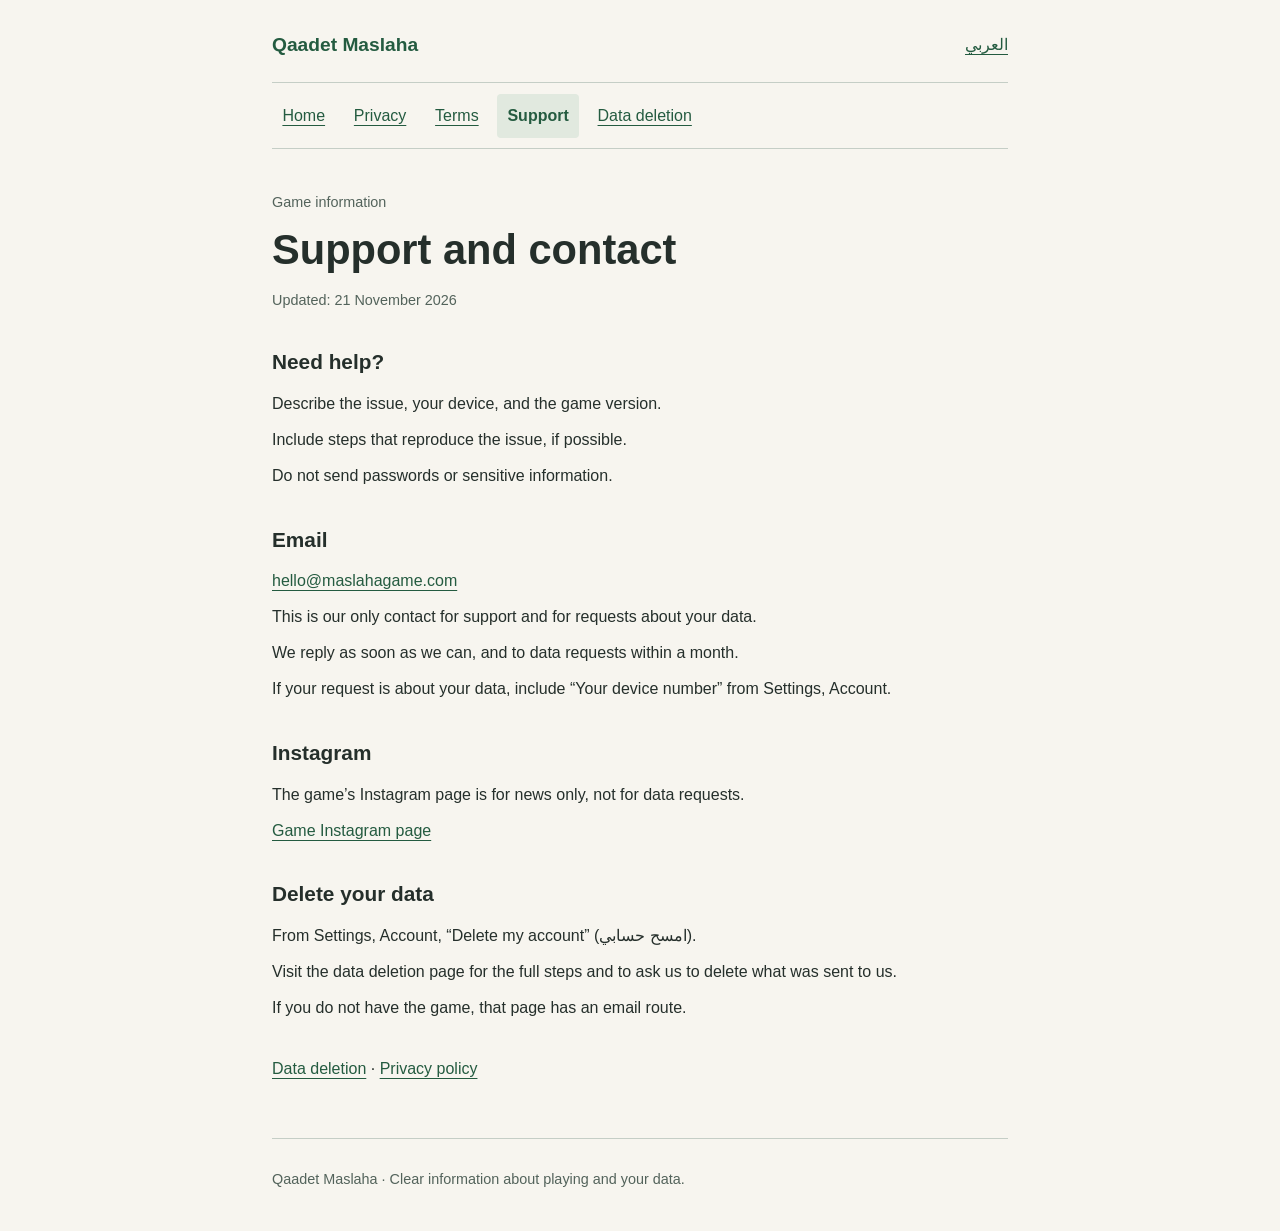
<file: support-en.html>
<!doctype html>
<html lang="en" dir="ltr">
<head>
<meta charset="utf-8">
<meta name="viewport" content="width=device-width, initial-scale=1">
<meta name="color-scheme" content="light dark">
<meta name="referrer" content="no-referrer">
<meta name="description" content="Support and contact · Qaadet Maslaha">
<title>Support and contact | Qaadet Maslaha</title>
<link rel="stylesheet" href="styles.css">
<link rel="alternate" hreflang="ar" href="support.html">
</head>
<body>
<a class="skip" href="#content">Skip to content</a>
<div class="shell">
<header>
<a class="brand" href="en.html">Qaadet Maslaha</a>
<a class="language" href="support.html" lang="ar" dir="rtl" hreflang="ar">العربي</a>
</header>
<nav aria-label="Site pages"><a href="en.html">Home</a><a href="privacy-en.html">Privacy</a><a href="terms-en.html">Terms</a><a href="support-en.html" aria-current="page">Support</a><a href="account-deletion-en.html">Data deletion</a></nav>
<main id="content" tabindex="-1">
<p class="eyebrow">Game information</p>
<h1>Support and contact</h1>
<p class="updated">Updated: <time datetime="2026-11-21" dir="ltr">21 November 2026</time></p>
<section><h2>Need help?</h2><p>Describe the issue, your device, and the game version.</p><p>Include steps that reproduce the issue, if possible.</p><p>Do not send passwords or sensitive information.</p></section>
<section><h2>Email</h2><p><a href="mailto:hello@maslahagame.com" dir="ltr">hello@maslahagame.com</a></p><p>This is our only contact for support and for requests about your data.</p><p>We reply as soon as we can, and to data requests within a month.</p><p>If your request is about your data, include “Your device number” from Settings, Account.</p></section>
<section><h2>Instagram</h2><p>The game’s Instagram page is for news only, not for data requests.</p><p><a href="https://www.instagram.com/maslaha_game" rel="noopener noreferrer">Game Instagram page</a></p></section>
<section><h2>Delete your data</h2><p>From Settings, Account, “Delete my account” (<bdi lang="ar" dir="rtl">امسح حسابي</bdi>).</p><p>Visit the data deletion page for the full steps and to ask us to delete what was sent to us.</p><p>If you do not have the game, that page has an email route.</p></section>
<p class="related"><a href="account-deletion-en.html">Data deletion</a> · <a href="privacy-en.html">Privacy policy</a></p>
</main>
<footer><p>Qaadet Maslaha · Clear information about playing and your data.</p></footer>
</div>
</body>
</html>
</file>
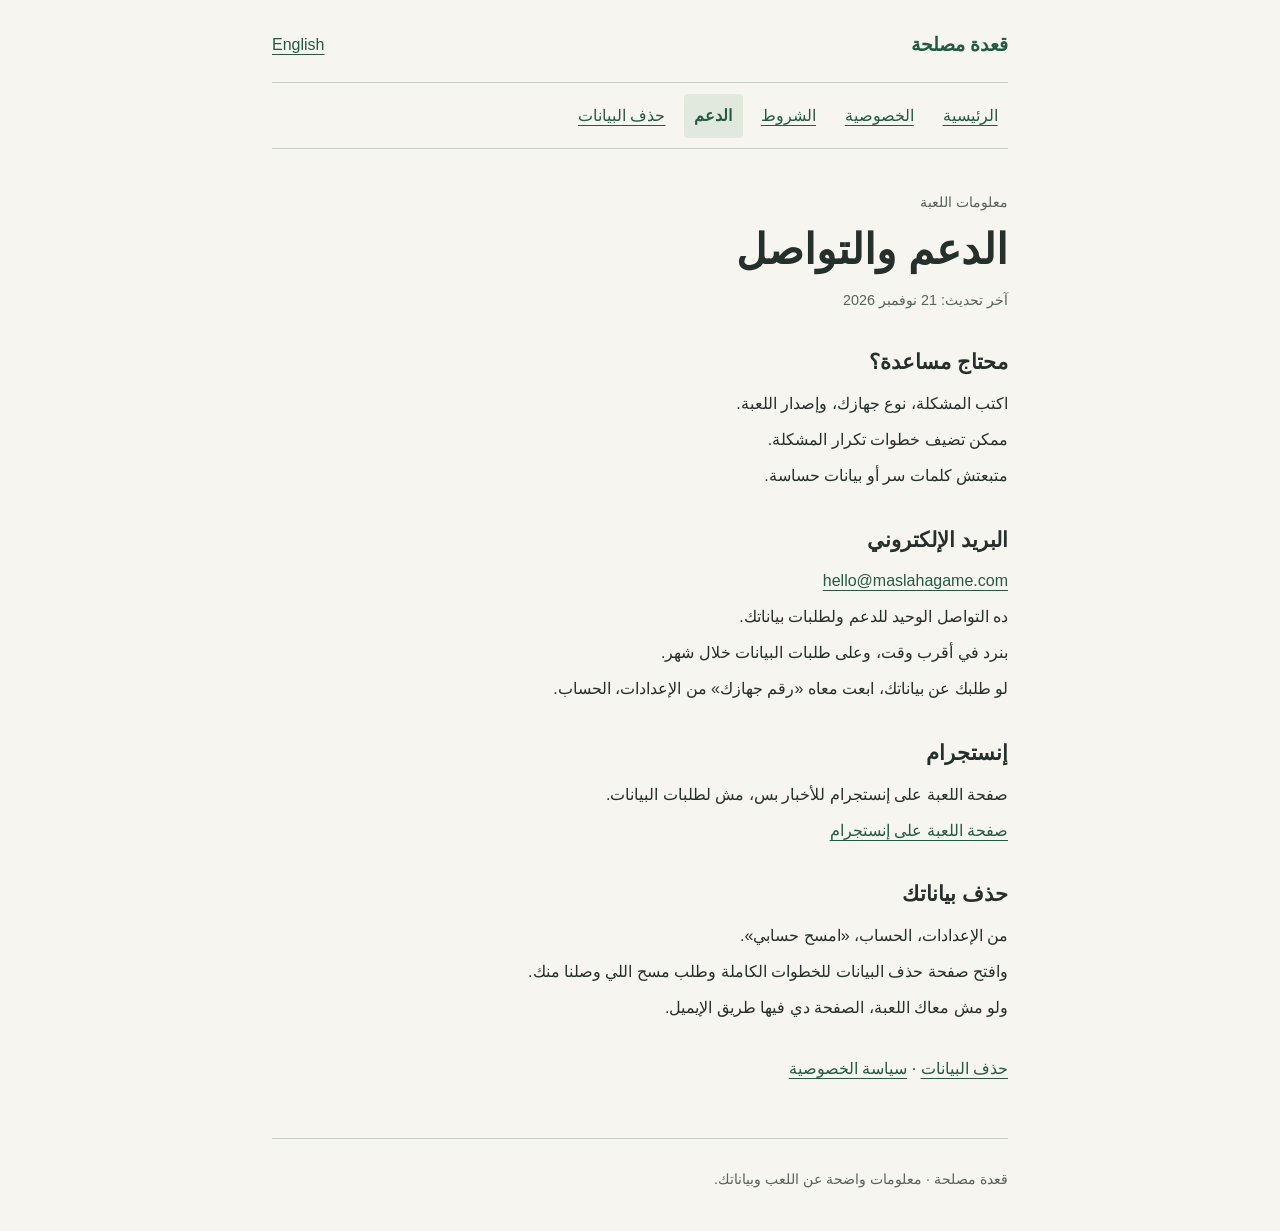
<file: support.html>
<!doctype html>
<html lang="ar" dir="rtl">
<head>
<meta charset="utf-8">
<meta name="viewport" content="width=device-width, initial-scale=1">
<meta name="color-scheme" content="light dark">
<meta name="referrer" content="no-referrer">
<meta name="description" content="الدعم والتواصل · قعدة مصلحة">
<title>الدعم والتواصل | قعدة مصلحة</title>
<link rel="stylesheet" href="styles.css">
<link rel="alternate" hreflang="en" href="support-en.html">
</head>
<body>
<a class="skip" href="#content">روح للمحتوى</a>
<div class="shell">
<header>
<a class="brand" href="index.html">قعدة مصلحة</a>
<a class="language" href="support-en.html" lang="en" dir="ltr" hreflang="en">English</a>
</header>
<nav aria-label="صفحات الموقع"><a href="index.html">الرئيسية</a><a href="privacy.html">الخصوصية</a><a href="terms.html">الشروط</a><a href="support.html" aria-current="page">الدعم</a><a href="account-deletion.html">حذف البيانات</a></nav>
<main id="content" tabindex="-1">
<p class="eyebrow">معلومات اللعبة</p>
<h1>الدعم والتواصل</h1>
<p class="updated">آخر تحديث: <time datetime="2026-11-21">21 نوفمبر 2026</time></p>
<section><h2>محتاج مساعدة؟</h2><p>اكتب المشكلة، نوع جهازك، وإصدار اللعبة.</p><p>ممكن تضيف خطوات تكرار المشكلة.</p><p>متبعتش كلمات سر أو بيانات حساسة.</p></section>
<section><h2>البريد الإلكتروني</h2><p><a href="mailto:hello@maslahagame.com" dir="ltr">hello@maslahagame.com</a></p><p>ده التواصل الوحيد للدعم ولطلبات بياناتك.</p><p>بنرد في أقرب وقت، وعلى طلبات البيانات خلال شهر.</p><p>لو طلبك عن بياناتك، ابعت معاه «رقم جهازك» من الإعدادات، الحساب.</p></section>
<section><h2>إنستجرام</h2><p>صفحة اللعبة على إنستجرام للأخبار بس، مش لطلبات البيانات.</p><p><a href="https://www.instagram.com/maslaha_game" rel="noopener noreferrer">صفحة اللعبة على إنستجرام</a></p></section>
<section><h2>حذف بياناتك</h2><p>من الإعدادات، الحساب، «امسح حسابي».</p><p>وافتح صفحة حذف البيانات للخطوات الكاملة وطلب مسح اللي وصلنا منك.</p><p>ولو مش معاك اللعبة، الصفحة دي فيها طريق الإيميل.</p></section>
<p class="related"><a href="account-deletion.html">حذف البيانات</a> · <a href="privacy.html">سياسة الخصوصية</a></p>
</main>
<footer><p>قعدة مصلحة · معلومات واضحة عن اللعب وبياناتك.</p></footer>
</div>
</body>
</html>
</file>
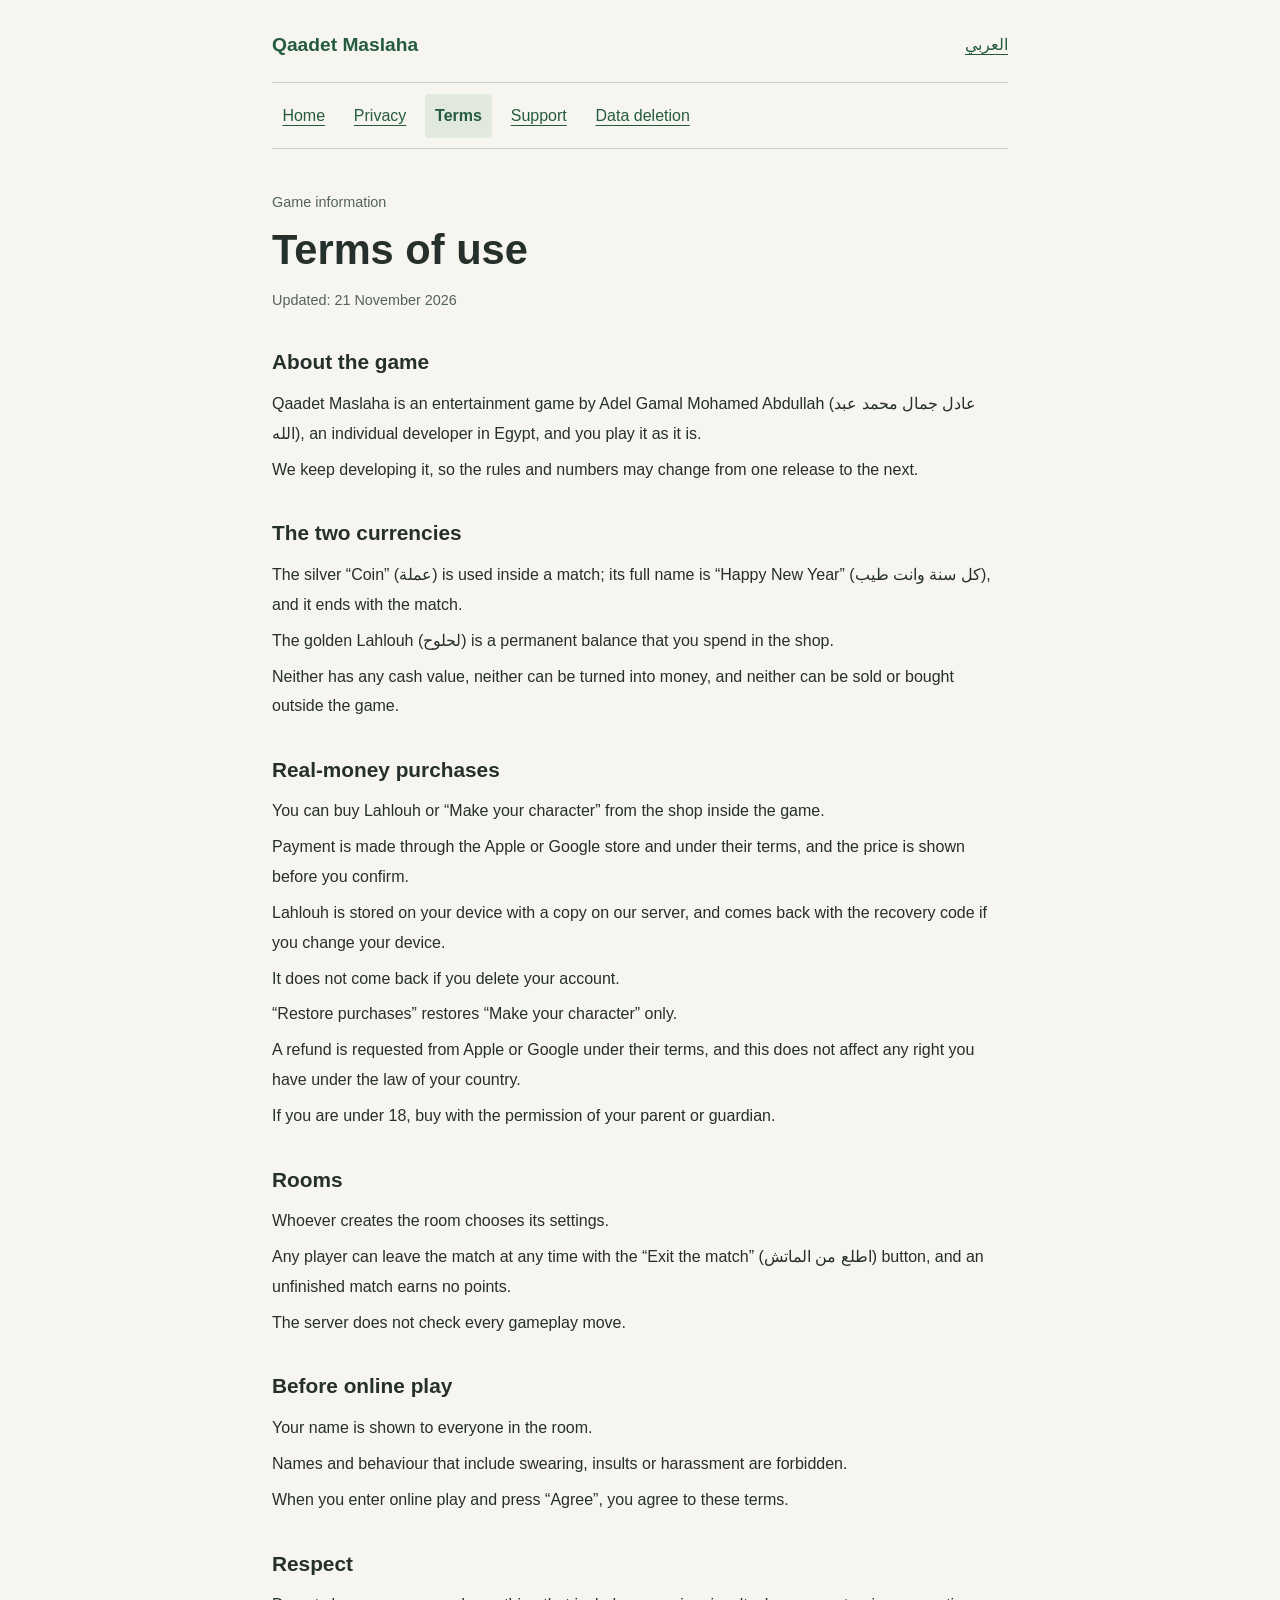
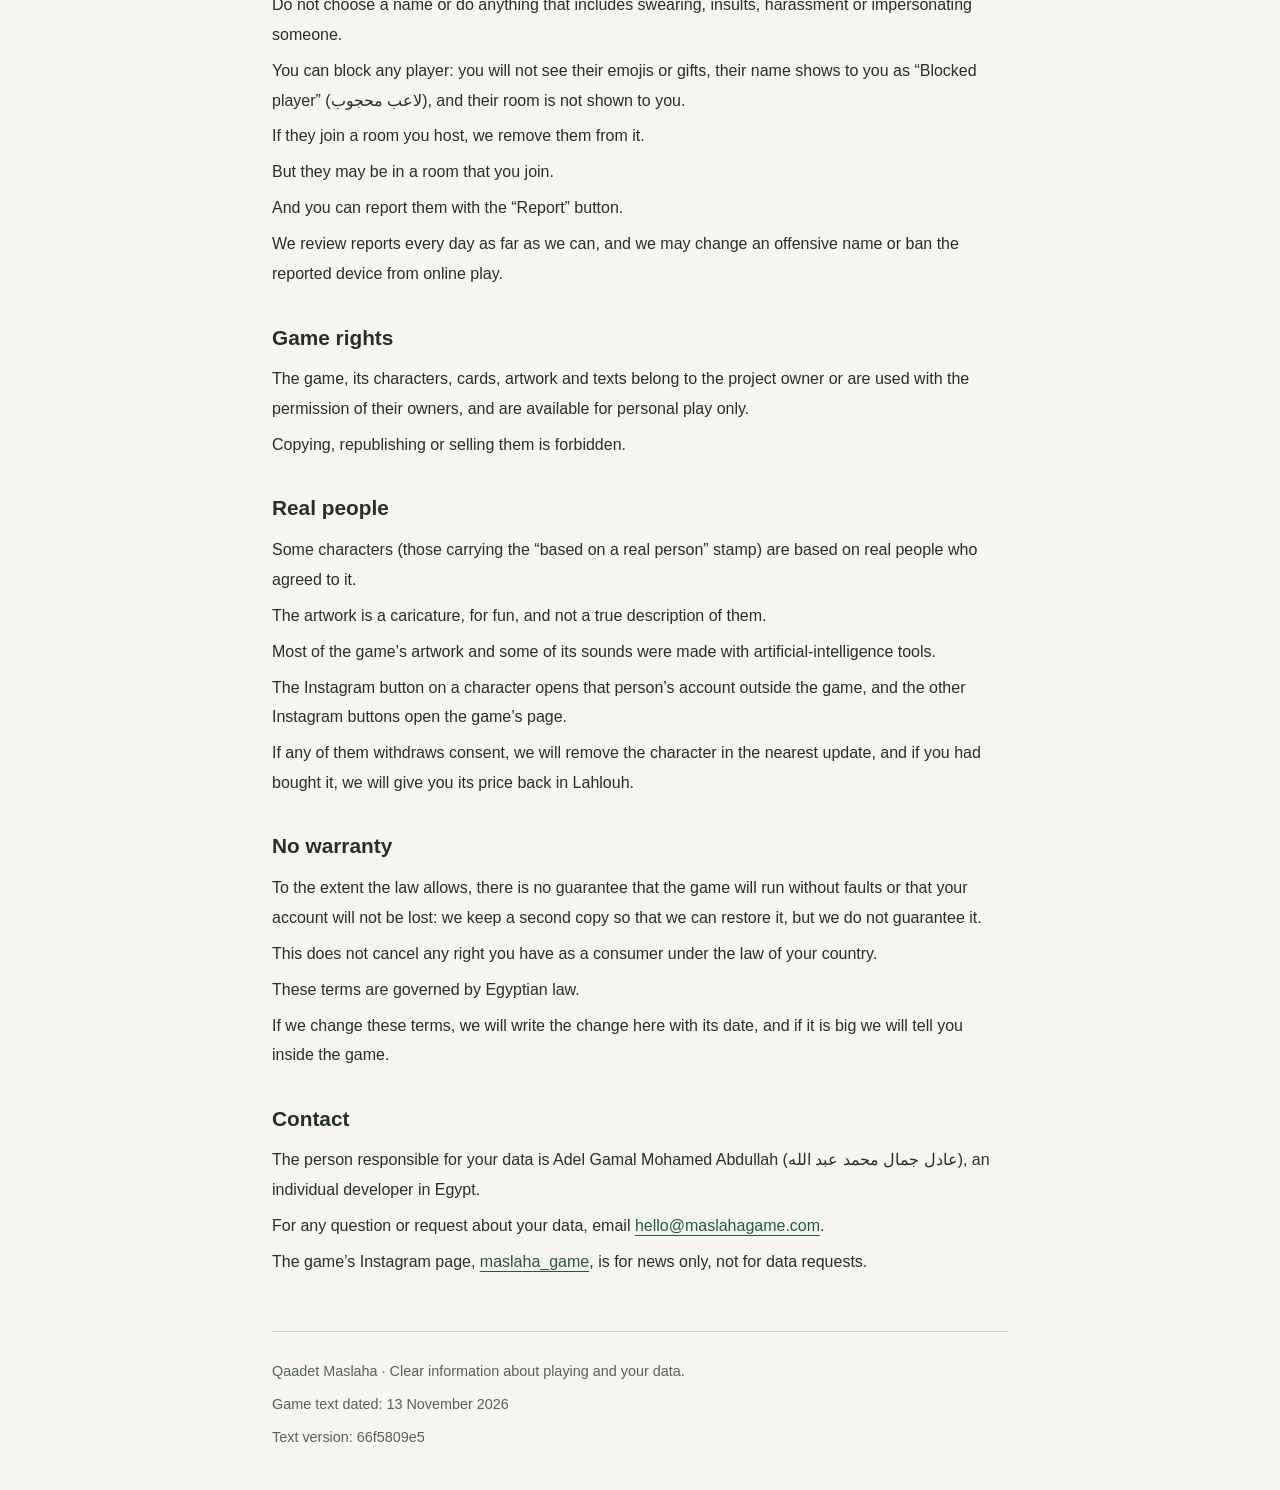
<file: terms-en.html>
<!doctype html>
<html lang="en" dir="ltr">
<head>
<meta charset="utf-8">
<meta name="viewport" content="width=device-width, initial-scale=1">
<meta name="color-scheme" content="light dark">
<meta name="referrer" content="no-referrer">
<meta name="description" content="Terms of use · Qaadet Maslaha">
<title>Terms of use | Qaadet Maslaha</title>
<link rel="stylesheet" href="styles.css">
<link rel="alternate" hreflang="ar" href="terms.html">
</head>
<body>
<a class="skip" href="#content">Skip to content</a>
<div class="shell">
<header>
<a class="brand" href="en.html">Qaadet Maslaha</a>
<a class="language" href="terms.html" lang="ar" dir="rtl" hreflang="ar">العربي</a>
</header>
<nav aria-label="Site pages"><a href="en.html">Home</a><a href="privacy-en.html">Privacy</a><a href="terms-en.html" aria-current="page">Terms</a><a href="support-en.html">Support</a><a href="account-deletion-en.html">Data deletion</a></nav>
<main id="content" tabindex="-1">
<p class="eyebrow">Game information</p>
<h1>Terms of use</h1>
<p class="updated">Updated: <time datetime="2026-11-21" dir="ltr">21 November 2026</time></p>
<section><h2>About the game</h2><p>Qaadet Maslaha is an entertainment game by Adel Gamal Mohamed Abdullah (<bdi lang="ar" dir="rtl">عادل جمال محمد عبد الله</bdi>), an individual developer in Egypt, and you play it as it is.</p><p>We keep developing it, so the rules and numbers may change from one release to the next.</p></section>
<section><h2>The two currencies</h2><p>The silver “Coin” (<bdi lang="ar" dir="rtl">عملة</bdi>) is used inside a match; its full name is “Happy New Year” (<bdi lang="ar" dir="rtl">كل سنة وانت طيب</bdi>), and it ends with the match.</p><p>The golden Lahlouh (<bdi lang="ar" dir="rtl">لحلوح</bdi>) is a permanent balance that you spend in the shop.</p><p>Neither has any cash value, neither can be turned into money, and neither can be sold or bought outside the game.</p></section>
<section><h2>Real-money purchases</h2><p>You can buy Lahlouh or “Make your character” from the shop inside the game.</p><p>Payment is made through the Apple or Google store and under their terms, and the price is shown before you confirm.</p><p>Lahlouh is stored on your device with a copy on our server, and comes back with the recovery code if you change your device.</p><p>It does not come back if you delete your account.</p><p>“Restore purchases” restores “Make your character” only.</p><p>A refund is requested from Apple or Google under their terms, and this does not affect any right you have under the law of your country.</p><p>If you are under 18, buy with the permission of your parent or guardian.</p></section>
<section><h2>Rooms</h2><p>Whoever creates the room chooses its settings.</p><p>Any player can leave the match at any time with the “Exit the match” (<bdi lang="ar" dir="rtl">اطلع من الماتش</bdi>) button, and an unfinished match earns no points.</p><p>The server does not check every gameplay move.</p></section>
<section><h2>Before online play</h2><p>Your name is shown to everyone in the room.</p><p>Names and behaviour that include swearing, insults or harassment are forbidden.</p><p>When you enter online play and press “Agree”, you agree to these terms.</p></section>
<section><h2>Respect</h2><p>Do not choose a name or do anything that includes swearing, insults, harassment or impersonating someone.</p><p>You can block any player: you will not see their emojis or gifts, their name shows to you as “Blocked player” (<bdi lang="ar" dir="rtl">لاعب محجوب</bdi>), and their room is not shown to you.</p><p>If they join a room you host, we remove them from it.</p><p>But they may be in a room that you join.</p><p>And you can report them with the “Report” button.</p><p>We review reports every day as far as we can, and we may change an offensive name or ban the reported device from online play.</p></section>
<section><h2>Game rights</h2><p>The game, its characters, cards, artwork and texts belong to the project owner or are used with the permission of their owners, and are available for personal play only.</p><p>Copying, republishing or selling them is forbidden.</p></section>
<section><h2>Real people</h2><p>Some characters (those carrying the “based on a real person” stamp) are based on real people who agreed to it.</p><p>The artwork is a caricature, for fun, and not a true description of them.</p><p>Most of the game’s artwork and some of its sounds were made with artificial-intelligence tools.</p><p>The Instagram button on a character opens that person’s account outside the game, and the other Instagram buttons open the game’s page.</p><p>If any of them withdraws consent, we will remove the character in the nearest update, and if you had bought it, we will give you its price back in Lahlouh.</p></section>
<section><h2>No warranty</h2><p>To the extent the law allows, there is no guarantee that the game will run without faults or that your account will not be lost: we keep a second copy so that we can restore it, but we do not guarantee it.</p><p>This does not cancel any right you have as a consumer under the law of your country.</p><p>These terms are governed by Egyptian law.</p><p>If we change these terms, we will write the change here with its date, and if it is big we will tell you inside the game.</p></section>
<section><h2>Contact</h2><p>The person responsible for your data is Adel Gamal Mohamed Abdullah (<bdi lang="ar" dir="rtl">عادل جمال محمد عبد الله</bdi>), an individual developer in Egypt.</p><p>For any question or request about your data, email <a href="mailto:hello@maslahagame.com" dir="ltr">hello@maslahagame.com</a>.</p><p>The game’s Instagram page, <a href="https://www.instagram.com/maslaha_game" dir="ltr" rel="noopener noreferrer">maslaha_game</a>, is for news only, not for data requests.</p></section>
</main>
<footer><p>Qaadet Maslaha · Clear information about playing and your data.</p><p class="src">Game text dated: <time datetime="2026-11-13" dir="ltr">13 November 2026</time></p><p class="src">Text version: <bdi dir="ltr">66f5809e5</bdi></p></footer>
</div>
</body>
</html>
</file>
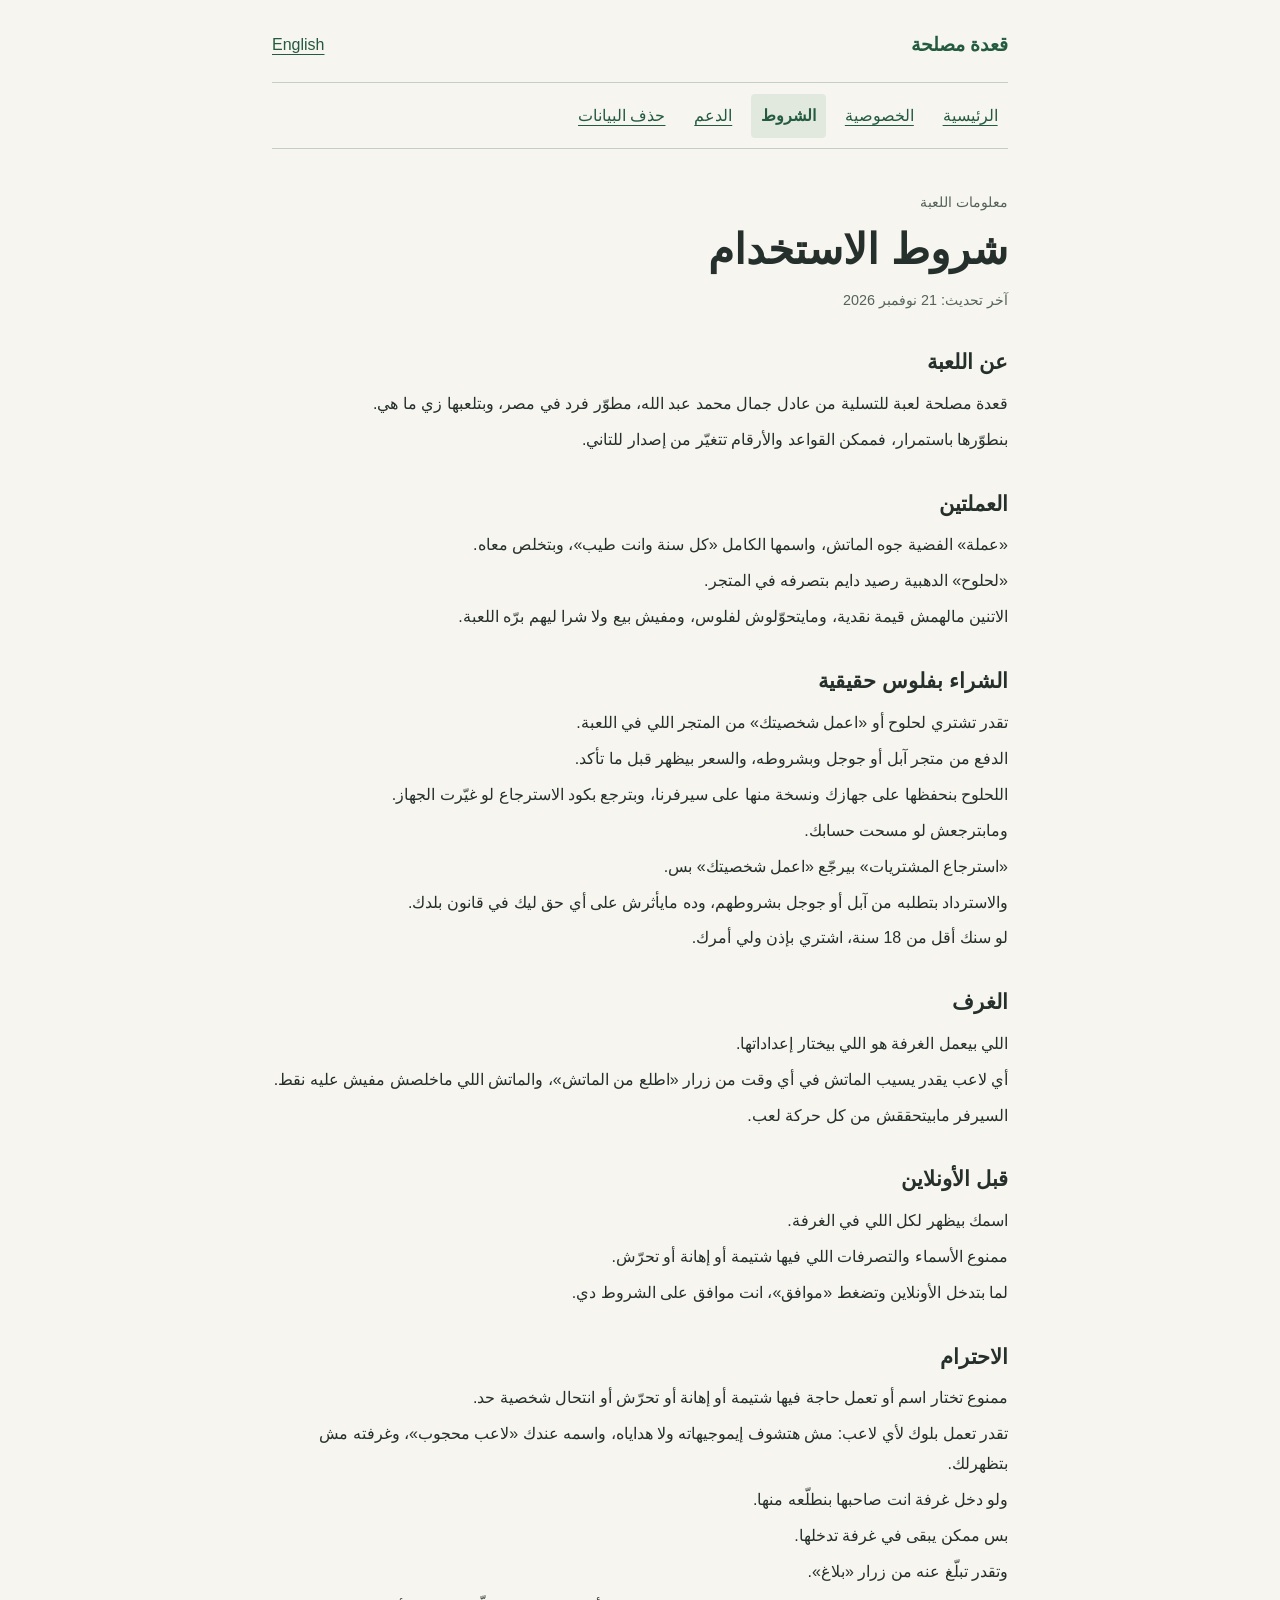
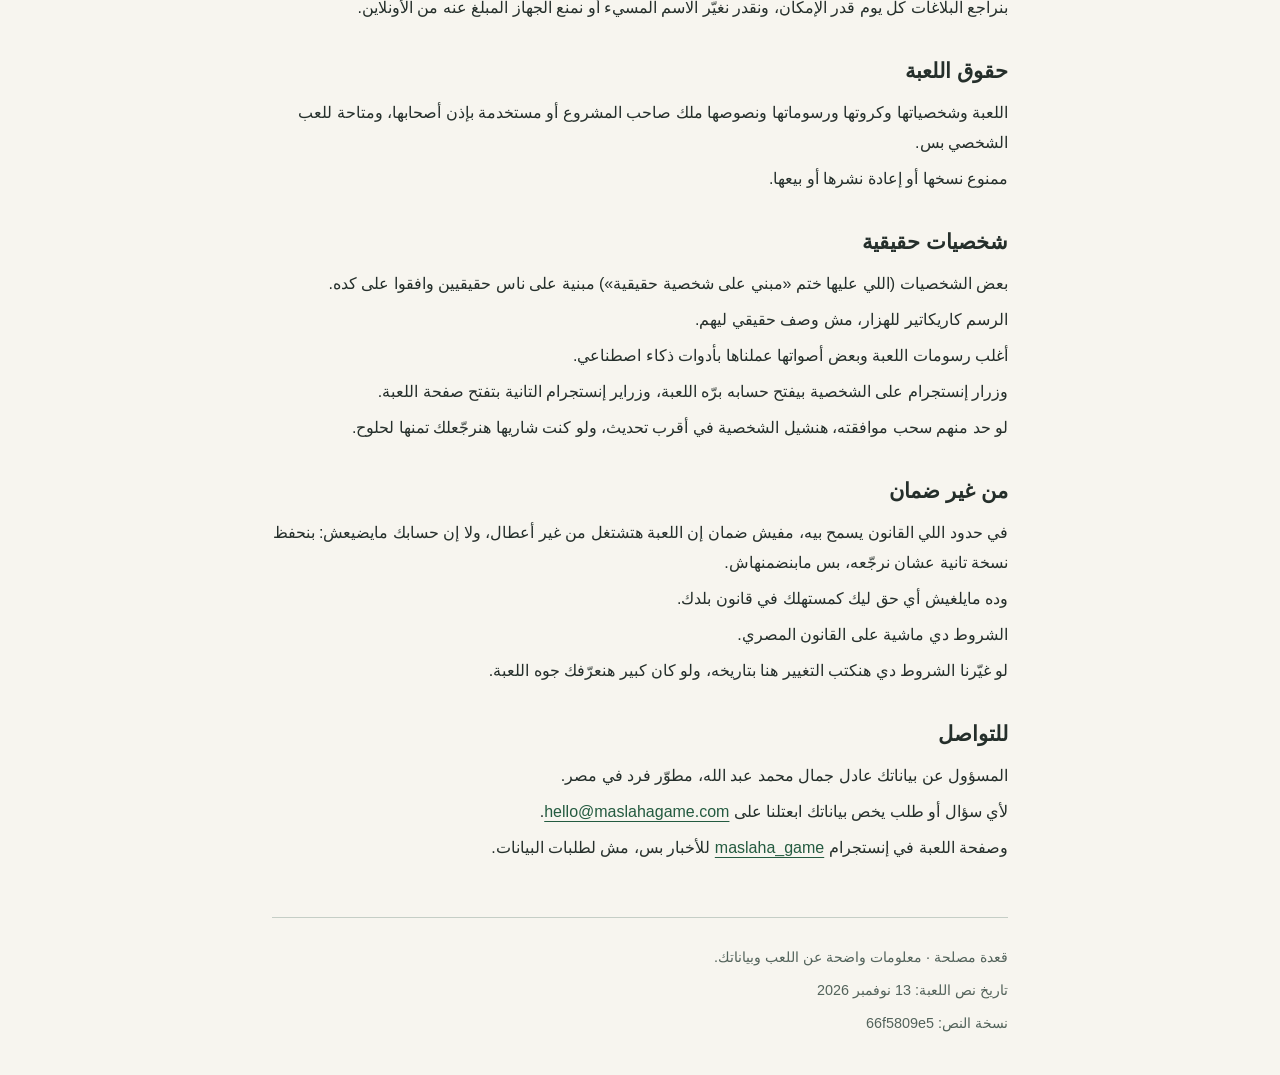
<file: terms.html>
<!doctype html>
<html lang="ar" dir="rtl">
<head>
<meta charset="utf-8">
<meta name="viewport" content="width=device-width, initial-scale=1">
<meta name="color-scheme" content="light dark">
<meta name="referrer" content="no-referrer">
<meta name="description" content="شروط الاستخدام · قعدة مصلحة">
<title>شروط الاستخدام | قعدة مصلحة</title>
<link rel="stylesheet" href="styles.css">
<link rel="alternate" hreflang="en" href="terms-en.html">
</head>
<body>
<a class="skip" href="#content">روح للمحتوى</a>
<div class="shell">
<header>
<a class="brand" href="index.html">قعدة مصلحة</a>
<a class="language" href="terms-en.html" lang="en" dir="ltr" hreflang="en">English</a>
</header>
<nav aria-label="صفحات الموقع"><a href="index.html">الرئيسية</a><a href="privacy.html">الخصوصية</a><a href="terms.html" aria-current="page">الشروط</a><a href="support.html">الدعم</a><a href="account-deletion.html">حذف البيانات</a></nav>
<main id="content" tabindex="-1">
<p class="eyebrow">معلومات اللعبة</p>
<h1>شروط الاستخدام</h1>
<p class="updated">آخر تحديث: <time datetime="2026-11-21">21 نوفمبر 2026</time></p>
<section><h2>عن اللعبة</h2><p>قعدة مصلحة لعبة للتسلية من عادل جمال محمد عبد الله، مطوّر فرد في مصر، وبتلعبها زي ما هي.</p><p>بنطوّرها باستمرار، فممكن القواعد والأرقام تتغيّر من إصدار للتاني.</p></section>
<section><h2>العملتين</h2><p>«عملة» الفضية جوه الماتش، واسمها الكامل «كل سنة وانت طيب»، وبتخلص معاه.</p><p>«لحلوح» الدهبية رصيد دايم بتصرفه في المتجر.</p><p>الاتنين مالهمش قيمة نقدية، ومايتحوّلوش لفلوس، ومفيش بيع ولا شرا ليهم برّه اللعبة.</p></section>
<section><h2>الشراء بفلوس حقيقية</h2><p>تقدر تشتري لحلوح أو «اعمل شخصيتك» من المتجر اللي في اللعبة.</p><p>الدفع من متجر آبل أو جوجل وبشروطه، والسعر بيظهر قبل ما تأكد.</p><p>اللحلوح بنحفظها على جهازك ونسخة منها على سيرفرنا، وبترجع بكود الاسترجاع لو غيّرت الجهاز.</p><p>ومابترجعش لو مسحت حسابك.</p><p>«استرجاع المشتريات» بيرجّع «اعمل شخصيتك» بس.</p><p>والاسترداد بتطلبه من آبل أو جوجل بشروطهم، وده مايأثرش على أي حق ليك في قانون بلدك.</p><p>لو سنك أقل من 18 سنة، اشتري بإذن ولي أمرك.</p></section>
<section><h2>الغرف</h2><p>اللي بيعمل الغرفة هو اللي بيختار إعداداتها.</p><p>أي لاعب يقدر يسيب الماتش في أي وقت من زرار «اطلع من الماتش»، والماتش اللي ماخلصش مفيش عليه نقط.</p><p>السيرفر مابيتحققش من كل حركة لعب.</p></section>
<section><h2>قبل الأونلاين</h2><p>اسمك بيظهر لكل اللي في الغرفة.</p><p>ممنوع الأسماء والتصرفات اللي فيها شتيمة أو إهانة أو تحرّش.</p><p>لما بتدخل الأونلاين وتضغط «موافق»، انت موافق على الشروط دي.</p></section>
<section><h2>الاحترام</h2><p>ممنوع تختار اسم أو تعمل حاجة فيها شتيمة أو إهانة أو تحرّش أو انتحال شخصية حد.</p><p>تقدر تعمل بلوك لأي لاعب: مش هتشوف إيموجيهاته ولا هداياه، واسمه عندك «لاعب محجوب»، وغرفته مش بتظهرلك.</p><p>ولو دخل غرفة انت صاحبها بنطلّعه منها.</p><p>بس ممكن يبقى في غرفة تدخلها.</p><p>وتقدر تبلّغ عنه من زرار «بلاغ».</p><p>بنراجع البلاغات كل يوم قدر الإمكان، ونقدر نغيّر الاسم المسيء أو نمنع الجهاز المبلّغ عنه من الأونلاين.</p></section>
<section><h2>حقوق اللعبة</h2><p>اللعبة وشخصياتها وكروتها ورسوماتها ونصوصها ملك صاحب المشروع أو مستخدمة بإذن أصحابها، ومتاحة للعب الشخصي بس.</p><p>ممنوع نسخها أو إعادة نشرها أو بيعها.</p></section>
<section><h2>شخصيات حقيقية</h2><p>بعض الشخصيات (اللي عليها ختم «مبني على شخصية حقيقية») مبنية على ناس حقيقيين وافقوا على كده.</p><p>الرسم كاريكاتير للهزار، مش وصف حقيقي ليهم.</p><p>أغلب رسومات اللعبة وبعض أصواتها عملناها بأدوات ذكاء اصطناعي.</p><p>وزرار إنستجرام على الشخصية بيفتح حسابه برّه اللعبة، وزراير إنستجرام التانية بتفتح صفحة اللعبة.</p><p>لو حد منهم سحب موافقته، هنشيل الشخصية في أقرب تحديث، ولو كنت شاريها هنرجّعلك تمنها لحلوح.</p></section>
<section><h2>من غير ضمان</h2><p>في حدود اللي القانون يسمح بيه، مفيش ضمان إن اللعبة هتشتغل من غير أعطال، ولا إن حسابك مايضيعش: بنحفظ نسخة تانية عشان نرجّعه، بس مابنضمنهاش.</p><p>وده مايلغيش أي حق ليك كمستهلك في قانون بلدك.</p><p>الشروط دي ماشية على القانون المصري.</p><p>لو غيّرنا الشروط دي هنكتب التغيير هنا بتاريخه، ولو كان كبير هنعرّفك جوه اللعبة.</p></section>
<section><h2>للتواصل</h2><p>المسؤول عن بياناتك عادل جمال محمد عبد الله، مطوّر فرد في مصر.</p><p>لأي سؤال أو طلب يخص بياناتك ابعتلنا على <a href="mailto:hello@maslahagame.com" dir="ltr">hello@maslahagame.com</a>.</p><p>وصفحة اللعبة في إنستجرام <a href="https://www.instagram.com/maslaha_game" dir="ltr" rel="noopener noreferrer">maslaha_game</a> للأخبار بس، مش لطلبات البيانات.</p></section>
</main>
<footer><p>قعدة مصلحة · معلومات واضحة عن اللعب وبياناتك.</p><p class="src">تاريخ نص اللعبة: <time datetime="2026-11-13">13 نوفمبر 2026</time></p><p class="src">نسخة النص: <bdi dir="ltr">66f5809e5</bdi></p></footer>
</div>
</body>
</html>
</file>
<file: home.css>
/* Qaadet Maslaha home. Fonts: Baloo Bhaijaan 2 and Lalezar, SIL Open Font License, self-hosted. */
@font-face{font-family:'Baloo Bhaijaan 2';font-style:normal;font-weight:500;font-display:block;src:url(fonts/baloo-arabic.woff2) format('woff2');unicode-range:U+0600-06FF, U+0750-077F, U+0870-088E, U+0890-0891, U+0897-08E1, U+08E3-08FF, U+200C-200E, U+2010-2011, U+204F, U+2E41, U+FB50-FDFF, U+FE70-FE74, U+FE76-FEFC, U+102E0-102FB, U+10E60-10E7E, U+10EC2-10EC4, U+10EFC-10EFF, U+1EE00-1EE03, U+1EE05-1EE1F, U+1EE21-1EE22, U+1EE24, U+1EE27, U+1EE29-1EE32, U+1EE34-1EE37, U+1EE39, U+1EE3B, U+1EE42, U+1EE47, U+1EE49, U+1EE4B, U+1EE4D-1EE4F, U+1EE51-1EE52, U+1EE54, U+1EE57, U+1EE59, U+1EE5B, U+1EE5D, U+1EE5F, U+1EE61-1EE62, U+1EE64, U+1EE67-1EE6A, U+1EE6C-1EE72, U+1EE74-1EE77, U+1EE79-1EE7C, U+1EE7E, U+1EE80-1EE89, U+1EE8B-1EE9B, U+1EEA1-1EEA3, U+1EEA5-1EEA9, U+1EEAB-1EEBB, U+1EEF0-1EEF1}
@font-face{font-family:'Baloo Bhaijaan 2';font-style:normal;font-weight:500;font-display:block;src:url(fonts/baloo-latin.woff2) format('woff2');unicode-range:U+0000-00FF, U+0131, U+0152-0153, U+02BB-02BC, U+02C6, U+02DA, U+02DC, U+0304, U+0308, U+0329, U+2000-206F, U+20AC, U+2122, U+2191, U+2193, U+2212, U+2215, U+FEFF, U+FFFD}
@font-face{font-family:'Baloo Bhaijaan 2';font-style:normal;font-weight:700;font-display:block;src:url(fonts/baloo-arabic.woff2) format('woff2');unicode-range:U+0600-06FF, U+0750-077F, U+0870-088E, U+0890-0891, U+0897-08E1, U+08E3-08FF, U+200C-200E, U+2010-2011, U+204F, U+2E41, U+FB50-FDFF, U+FE70-FE74, U+FE76-FEFC, U+102E0-102FB, U+10E60-10E7E, U+10EC2-10EC4, U+10EFC-10EFF, U+1EE00-1EE03, U+1EE05-1EE1F, U+1EE21-1EE22, U+1EE24, U+1EE27, U+1EE29-1EE32, U+1EE34-1EE37, U+1EE39, U+1EE3B, U+1EE42, U+1EE47, U+1EE49, U+1EE4B, U+1EE4D-1EE4F, U+1EE51-1EE52, U+1EE54, U+1EE57, U+1EE59, U+1EE5B, U+1EE5D, U+1EE5F, U+1EE61-1EE62, U+1EE64, U+1EE67-1EE6A, U+1EE6C-1EE72, U+1EE74-1EE77, U+1EE79-1EE7C, U+1EE7E, U+1EE80-1EE89, U+1EE8B-1EE9B, U+1EEA1-1EEA3, U+1EEA5-1EEA9, U+1EEAB-1EEBB, U+1EEF0-1EEF1}
@font-face{font-family:'Baloo Bhaijaan 2';font-style:normal;font-weight:700;font-display:block;src:url(fonts/baloo-latin.woff2) format('woff2');unicode-range:U+0000-00FF, U+0131, U+0152-0153, U+02BB-02BC, U+02C6, U+02DA, U+02DC, U+0304, U+0308, U+0329, U+2000-206F, U+20AC, U+2122, U+2191, U+2193, U+2212, U+2215, U+FEFF, U+FFFD}
@font-face{font-family:'Baloo Bhaijaan 2';font-style:normal;font-weight:800;font-display:block;src:url(fonts/baloo-arabic.woff2) format('woff2');unicode-range:U+0600-06FF, U+0750-077F, U+0870-088E, U+0890-0891, U+0897-08E1, U+08E3-08FF, U+200C-200E, U+2010-2011, U+204F, U+2E41, U+FB50-FDFF, U+FE70-FE74, U+FE76-FEFC, U+102E0-102FB, U+10E60-10E7E, U+10EC2-10EC4, U+10EFC-10EFF, U+1EE00-1EE03, U+1EE05-1EE1F, U+1EE21-1EE22, U+1EE24, U+1EE27, U+1EE29-1EE32, U+1EE34-1EE37, U+1EE39, U+1EE3B, U+1EE42, U+1EE47, U+1EE49, U+1EE4B, U+1EE4D-1EE4F, U+1EE51-1EE52, U+1EE54, U+1EE57, U+1EE59, U+1EE5B, U+1EE5D, U+1EE5F, U+1EE61-1EE62, U+1EE64, U+1EE67-1EE6A, U+1EE6C-1EE72, U+1EE74-1EE77, U+1EE79-1EE7C, U+1EE7E, U+1EE80-1EE89, U+1EE8B-1EE9B, U+1EEA1-1EEA3, U+1EEA5-1EEA9, U+1EEAB-1EEBB, U+1EEF0-1EEF1}
@font-face{font-family:'Baloo Bhaijaan 2';font-style:normal;font-weight:800;font-display:block;src:url(fonts/baloo-latin.woff2) format('woff2');unicode-range:U+0000-00FF, U+0131, U+0152-0153, U+02BB-02BC, U+02C6, U+02DA, U+02DC, U+0304, U+0308, U+0329, U+2000-206F, U+20AC, U+2122, U+2191, U+2193, U+2212, U+2215, U+FEFF, U+FFFD}
@font-face{font-family:'Lalezar';font-style:normal;font-weight:400;font-display:block;src:url(fonts/lalezar-arabic.woff2) format('woff2');unicode-range:U+0600-06FF, U+0750-077F, U+0870-088E, U+0890-0891, U+0897-08E1, U+08E3-08FF, U+200C-200E, U+2010-2011, U+204F, U+2E41, U+FB50-FDFF, U+FE70-FE74, U+FE76-FEFC, U+102E0-102FB, U+10E60-10E7E, U+10EC2-10EC4, U+10EFC-10EFF, U+1EE00-1EE03, U+1EE05-1EE1F, U+1EE21-1EE22, U+1EE24, U+1EE27, U+1EE29-1EE32, U+1EE34-1EE37, U+1EE39, U+1EE3B, U+1EE42, U+1EE47, U+1EE49, U+1EE4B, U+1EE4D-1EE4F, U+1EE51-1EE52, U+1EE54, U+1EE57, U+1EE59, U+1EE5B, U+1EE5D, U+1EE5F, U+1EE61-1EE62, U+1EE64, U+1EE67-1EE6A, U+1EE6C-1EE72, U+1EE74-1EE77, U+1EE79-1EE7C, U+1EE7E, U+1EE80-1EE89, U+1EE8B-1EE9B, U+1EEA1-1EEA3, U+1EEA5-1EEA9, U+1EEAB-1EEBB, U+1EEF0-1EEF1}
@font-face{font-family:'Lalezar';font-style:normal;font-weight:400;font-display:block;src:url(fonts/lalezar-latin.woff2) format('woff2');unicode-range:U+0000-00FF, U+0131, U+0152-0153, U+02BB-02BC, U+02C6, U+02DA, U+02DC, U+0304, U+0308, U+0329, U+2000-206F, U+20AC, U+2122, U+2191, U+2193, U+2212, U+2215, U+FEFF, U+FFFD}

:root{
  --paper:#f6eedc; --paper-2:#efe3c8; --cream:#fffaf0; --sky:#cfe0ea; --sky-2:#b9d0de;
  --ink:#1f1a16; --ink-soft:#4a4036; --butter:#f2c94c; --gold:#c8962e;
  --stamp:#b5372b; --sage:#a9bfa0; --teal:#2f8f8a; --energy:#e0842a; --line:#1f1a16;
  --shadow: 6px 6px 0 var(--ink);
  --r: 18px;
  --ease: cubic-bezier(.2,1,.3,1);
  --pop: cubic-bezier(.2,1.6,.4,1);
}
*{box-sizing:border-box}
html{scroll-behavior:smooth}
body{margin:0;background:var(--paper);color:var(--ink);font-family:"Baloo Bhaijaan 2",system-ui,sans-serif;font-size:18px;line-height:1.6;overflow-x:hidden}
/* paper grain */
body::before{content:"";position:fixed;inset:0;pointer-events:none;z-index:50;opacity:.22;mix-blend-mode:multiply;
 background-image:url("data:image/svg+xml;utf8,<svg xmlns='http://www.w3.org/2000/svg' width='160' height='160'><filter id='n'><feTurbulence type='fractalNoise' baseFrequency='.9' numOctaves='2' stitchTiles='stitch'/><feColorMatrix values='0 0 0 0 .3  0 0 0 0 .25  0 0 0 0 .2  0 0 0 .55 0'/></filter><rect width='100%' height='100%' filter='url(%23n)'/></svg>")}
img{display:block;max-width:100%;height:auto}
a{color:inherit}
.wrap{width:min(1180px,100% - 32px);margin-inline:auto}
.ar{font-family:"Lalezar","Baloo Bhaijaan 2",sans-serif}
[dir=rtl] body{font-size:19px}
[dir=rtl] h1,[dir=rtl] h2{font-family:Lalezar,"Baloo Bhaijaan 2",sans-serif;font-weight:400;letter-spacing:0;line-height:1.25}
[dir=rtl] h1 .ar{font-family:"Baloo Bhaijaan 2";font-weight:800;color:var(--stamp)}

/* ---------- NAV ---------- */
.nav{position:sticky;top:0;z-index:40;background:color-mix(in srgb,var(--paper) 88%,transparent);backdrop-filter:blur(6px);border-bottom:3px solid var(--ink)}
.nav .wrap{display:flex;align-items:center;justify-content:space-between;gap:16px;height:68px}
.logo{display:flex;align-items:center;gap:10px;text-decoration:none;font-weight:800;font-size:22px}
.logo .seal{width:38px;height:38px;border-radius:50%;border:3px solid var(--stamp);display:grid;place-items:center;color:var(--stamp);font-family:Lalezar;font-size:15px;transform:rotate(-12deg)}
.nav nav{display:flex;gap:6px;align-items:center}
.nav nav a{text-decoration:none;font-weight:700;padding:6px 12px;border-radius:999px}
.nav nav a:hover{background:var(--paper-2)}
.lang{border:2.5px solid var(--ink);font-family:Lalezar}
.nav nav a.navig{display:inline-grid;place-items:center;width:42px;height:42px;padding:0;border-radius:50%}
@media (max-width:720px){.nav nav a:not(.lang):not(.navig){display:none}}
.qprog{position:sticky;top:68px;z-index:39;height:6px;background:color-mix(in srgb,var(--ink) 12%,transparent)}
.qprog i{display:block;height:100%;background:repeating-linear-gradient(90deg,var(--stamp) 0 14px,var(--butter) 14px 28px);transform:scaleX(0);transform-origin:left;transition:transform .1s linear}
[dir=rtl] .qprog i{transform-origin:right}

/* ---------- BUTTONS ---------- */
.btn{--bg:var(--butter);display:inline-flex;align-items:center;gap:10px;min-height:54px;padding:10px 22px;border:3px solid var(--ink);border-radius:14px;background:var(--bg);font-weight:800;font-size:18px;line-height:1.25;text-decoration:none;box-shadow:var(--shadow);transition:transform .12s, box-shadow .12s}
.btn:hover{transform:translate(-2px,-2px);box-shadow:8px 8px 0 var(--ink)}
.btn:active{transform:translate(4px,4px);box-shadow:2px 2px 0 var(--ink)}
.btn.ghost{--bg:var(--paper)}
.btn svg{flex:0 0 auto}
.cta-row{display:flex;flex-wrap:wrap;gap:14px}

/* ---------- HERO ---------- */
.hero{position:relative;background:linear-gradient(var(--sky) 0 72%,var(--paper) 72%);border-bottom:3px solid var(--ink);overflow:hidden}
.hero .wrap{position:relative;z-index:1;display:grid;grid-template-columns:1.05fr .95fr;gap:40px;align-items:center;padding-block:56px 72px}
@media (max-width:860px){.hero .wrap{grid-template-columns:1fr;padding-block:36px 56px}}
.eyebrow{display:inline-flex;gap:8px;align-items:center;background:var(--paper);border:2.5px solid var(--ink);border-radius:999px;padding:4px 14px;font-weight:700;font-size:15px}
.dot{width:10px;height:10px;border-radius:50%;background:var(--stamp);animation:blink 1.2s infinite}
@keyframes blink{50%{opacity:.2}}
h1{margin:18px 0 6px;font-size:clamp(52px,8.5vw,108px);line-height:.92;font-weight:800;letter-spacing:-.02em}
h1 .ar{display:block;font-size:.62em;color:var(--stamp);letter-spacing:0;margin-top:6px}
.tag{font-size:clamp(20px,2.4vw,26px);font-weight:700;margin:14px 0 8px;max-width:30ch}
.lead{color:var(--ink-soft);max-width:46ch;margin:0 0 26px}
.stores{display:flex;gap:10px;margin-top:22px;flex-wrap:wrap}
.store{display:flex;align-items:center;gap:8px;border:2.5px dashed var(--ink-soft);border-radius:12px;padding:6px 14px;font-weight:700;font-size:14px;color:var(--ink-soft)}
.stores{align-items:center}
.stores .get-h{flex:0 0 100%;font-size:18px;font-weight:800}

/* falling cream sheets, always behind the text and the frame */
.papers{position:absolute;inset:0;pointer-events:none;overflow:hidden;z-index:0}
.papers i{position:absolute;top:-96px;left:var(--x);width:calc(40px*var(--s));height:calc(52px*var(--s));border-radius:2px;
  background:linear-gradient(135deg,#fffdf6,#f5e9cc);
  box-shadow:inset 0 1px 0 rgba(255,255,255,.8),0 3px 8px rgba(70,45,10,.22),0 0 0 1px rgba(70,45,10,.12);
  opacity:0;animation:fall var(--t) linear var(--d) infinite;will-change:transform,opacity}
.papers i::before{content:"";position:absolute;inset:20% 14% auto;height:44%;background:repeating-linear-gradient(transparent 0 3px,rgba(70,45,10,.2) 3px 4px)}
.papers i::after{content:"";position:absolute;top:0;right:0;width:26%;height:22%;background:linear-gradient(225deg,transparent 50%,rgba(120,90,40,.3) 50%)}
@keyframes fall{
  0%{opacity:0;transform:translate3d(0,0,0) rotate(var(--r0))}
  8%{opacity:.9}
  50%{transform:translate3d(var(--dx),55vh,0) rotate(calc(var(--r0) + 140deg))}
  92%{opacity:.9}
  100%{opacity:0;transform:translate3d(calc(var(--dx)*-.5),115vh,0) rotate(calc(var(--r0) + 290deg))}
}
@media (max-width:720px){.papers i:nth-child(n+6){display:none}}

.art{position:relative;justify-self:center;width:min(100%,460px);transform:translate3d(0,var(--py,0px),0)}
.frame{border:4px solid var(--ink);border-radius:var(--r);overflow:hidden;box-shadow:10px 10px 0 var(--ink);transform:rotate(2.5deg);background:var(--paper);animation:jolt .42s ease-out 1.17s both}
.frame img{aspect-ratio:3/4;object-fit:cover;width:100%}
@keyframes jolt{0%{transform:rotate(2.5deg)}22%{transform:rotate(1.2deg) translate(4px,3px)}48%{transform:rotate(3.5deg) translate(-3px,0)}74%{transform:rotate(2.2deg) translate(1px,-1px)}100%{transform:rotate(2.5deg)}}
.ticket{position:absolute;inset-inline-start:-46px;bottom:38px;width:150px;background:var(--cream);border:3px solid var(--ink);border-radius:10px;padding:10px 12px 12px;text-align:center;box-shadow:var(--shadow);transform:rotate(-8deg);animation:bob 4s ease-in-out infinite}
.ticket small{display:block;font-weight:700;color:var(--ink-soft);font-size:12px;letter-spacing:.06em}
.ticket b{display:block;font-size:46px;line-height:1;font-variant-numeric:tabular-nums}
.ticket .perf{border-top:2px dashed var(--ink-soft);margin-top:8px;padding-top:6px;font-size:13px;font-weight:700}
@keyframes bob{50%{transform:rotate(-6deg) translateY(-8px)}}
/* queue-counter digits: a strip of 0-9 that rolls (built by home.js) */
.roll{display:inline-flex;direction:ltr;height:1em;line-height:1;overflow:hidden;vertical-align:bottom}
.ticket b.roll{display:flex;justify-content:center}
.rd{display:block;width:.62em;height:1em;overflow:hidden;text-align:center}
.rd s{display:block;text-decoration:none;transition:transform .9s cubic-bezier(.3,1.35,.4,1)}
.rd i{display:block;height:1em;font-style:normal}
/* the «approved?» stamp slams once: shake, ink ring, splatter */
.stampmark{position:absolute;inset-inline-end:-24px;top:26px;border:5px solid var(--stamp);color:var(--stamp);border-radius:12px;padding:2px 16px;font-family:Lalezar;font-size:34px;line-height:1.3;background:color-mix(in srgb,var(--cream) 78%,transparent);transform:rotate(-14deg) scale(1);opacity:0;animation:slam .5s .9s cubic-bezier(.2,1.5,.4,1) forwards}
@keyframes slam{0%{opacity:0;transform:rotate(-14deg) scale(2.7)}55%{opacity:1;transform:rotate(-14deg) scale(.93)}78%{transform:rotate(-14deg) scale(1.04)}100%{opacity:.94;transform:rotate(-14deg) scale(1)}}
.stampmark::before,.stampmark::after{content:"";position:absolute;pointer-events:none;opacity:0}
.stampmark::after{inset:-12px;border:3px solid var(--stamp);border-radius:20px;animation:ring .7s ease-out 1.17s forwards}
@keyframes ring{0%{opacity:.75;transform:scale(.92)}100%{opacity:0;transform:scale(1.55)}}
.stampmark::before{inset:-26px;border-radius:50%;
  background:radial-gradient(circle at 6% 24%,var(--stamp) 0 3px,transparent 4px),radial-gradient(circle at 94% 18%,var(--stamp) 0 4px,transparent 5px),radial-gradient(circle at 18% 90%,var(--stamp) 0 3px,transparent 4px),radial-gradient(circle at 86% 86%,var(--stamp) 0 3.5px,transparent 4.5px),radial-gradient(circle at 50% 2%,var(--stamp) 0 2.5px,transparent 3.5px),radial-gradient(circle at 2% 58%,var(--stamp) 0 2px,transparent 3px),radial-gradient(circle at 98% 56%,var(--stamp) 0 2px,transparent 3px);
  animation:splat .6s ease-out 1.17s forwards}
@keyframes splat{0%{opacity:.9;transform:scale(.6)}100%{opacity:0;transform:scale(1.25)}}
@media (max-width:520px){.ticket{inset-inline-start:-6px;width:124px}.ticket b{font-size:36px}.stampmark{inset-inline-end:-4px;font-size:26px}}

/* ---------- MARQUEE (character hints) ---------- */
.board{background:var(--ink);color:var(--butter);border-bottom:3px solid var(--ink);overflow:hidden;white-space:nowrap}
.board .track{display:inline-flex;gap:48px;padding:14px 48px 14px 0;animation:scroll 75s linear infinite;font-family:"Courier New",monospace;font-weight:700;font-size:20px;letter-spacing:.12em;text-transform:uppercase}
.board .track:hover{animation-play-state:paused}
.board span::before{content:"◆";color:var(--stamp);margin-inline-end:48px}
@keyframes scroll{to{transform:translate3d(-50%,0,0)}}
[dir=rtl] .board .track{animation-name:scroll-rtl;padding:14px 0 14px 48px;font-family:"Baloo Bhaijaan 2",sans-serif;letter-spacing:0;text-transform:none;font-size:21px}
@keyframes scroll-rtl{to{transform:translate3d(50%,0,0)}}

/* ---------- SECTIONS ---------- */
section{padding-block:88px}
.kicker{font-family:Lalezar;color:var(--stamp);font-size:22px;margin:0}
h2{font-size:clamp(36px,5vw,60px);line-height:1.05;margin:4px 0 14px;font-weight:800;letter-spacing:-.01em}
.sub{color:var(--ink-soft);max-width:58ch;margin:0}
.sub + .sub{margin-top:12px}

/* promise strip */
.promise{background:var(--paper);border-bottom:3px solid var(--ink)}
.promise .wrap{display:grid;grid-template-columns:repeat(3,1fr);gap:18px;padding-block:34px}
@media (max-width:760px){.promise .wrap{grid-template-columns:1fr}}
.pledge{display:flex;gap:14px;align-items:center;background:var(--cream);border:3px solid var(--ink);border-radius:16px;padding:14px 18px;box-shadow:4px 4px 0 var(--ink)}
.pledge .seal2{flex:0 0 58px;height:58px;border-radius:50%;border:4px double var(--stamp);color:var(--stamp);display:grid;place-items:center;font-family:Lalezar;font-size:15px;line-height:1;text-align:center;transform:rotate(-10deg)}
.pledge b{display:block;font-size:21px;line-height:1.2}
.pledge span{color:var(--ink-soft);font-size:15px}
.pledge .seal2{color:var(--stamp);font-size:15px}

/* stats strip */
.stats{background:var(--ink);color:var(--paper);border-bottom:3px solid var(--ink)}
.stats .wrap{display:grid;grid-template-columns:repeat(4,1fr);gap:12px;padding-block:30px;text-align:center}
@media (max-width:700px){.stats .wrap{grid-template-columns:repeat(2,1fr);gap:22px}}
.stat b{display:block;font-family:Lalezar,"Baloo Bhaijaan 2";font-weight:400;font-size:clamp(46px,7vw,72px);line-height:1;color:var(--butter);font-variant-numeric:tabular-nums}
.stat span{font-weight:700;font-size:17px;opacity:.9}

/* real numbers box (stats.js): visitors + Instagram from stats.json, players online from the game server */
.real{padding-block:40px 44px;background:var(--paper);border-bottom:3px solid var(--ink)}
.realbox{display:grid;grid-template-columns:minmax(0,1fr) minmax(0,2.2fr);gap:18px 32px;align-items:center;background:var(--cream);border:3px solid var(--ink);border-radius:var(--r);box-shadow:var(--shadow);padding:22px 28px}
.realhead .kicker{font-size:19px}
.real h2{font-size:clamp(30px,3.8vw,44px);margin:2px 0 8px}
.real .sub{font-size:16px}
.real3{display:grid;grid-template-columns:repeat(3,minmax(0,1fr));gap:14px}
.rt{container-type:inline-size;position:relative;background:var(--paper);border:3px solid var(--ink);border-radius:14px;padding:12px 8px 12px;text-align:center;box-shadow:3px 3px 0 var(--ink)}
.rt b{display:grid;place-items:center;height:clamp(40px,5vw,60px);font-family:Lalezar,"Baloo Bhaijaan 2";font-weight:400;font-size:min(clamp(32px,4.4vw,54px),calc(100cqw / (var(--n,4) * .52 + .1)));line-height:1;color:var(--ink);font-variant-numeric:tabular-nums;white-space:nowrap}
.rt[data-state=soon] b{font-size:clamp(24px,3vw,32px);color:var(--ink-soft)}
.rt[data-state=wait] b,.rt[data-state=off] b{color:var(--ink-soft)}
.rt span{display:block;font-weight:800;font-size:17px;line-height:1.25;margin-top:4px}
.rt small{display:block;color:var(--ink-soft);font-size:14px;line-height:1.3}
.rdot{display:none;position:absolute;inset-block-start:9px;inset-inline-end:9px;width:10px;height:10px;border-radius:50%;background:var(--teal);box-shadow:0 0 0 0 color-mix(in srgb,var(--teal) 55%,transparent);animation:rpulse 1.8s ease-out infinite}
.rt[data-state=on] .rdot{display:block}
@keyframes rpulse{to{box-shadow:0 0 0 10px transparent}}
.upd{grid-column:1/-1;margin:0;min-height:1.5em;text-align:center;color:var(--ink-soft);font-size:14px}
.upd[hidden]{display:block;visibility:hidden}
@media (max-width:860px){.realbox{grid-template-columns:minmax(0,1fr);padding:18px 14px;text-align:center}.real3{gap:10px}.rt{padding-inline:4px}.rt span{font-size:15px}.real h2::after{margin-inline:auto}}

/* ---------- HOW IT PLAYS ---------- */
.how .flow{--gap:64px;list-style:none;margin:56px 0 0;padding:0;position:relative;display:grid;gap:var(--gap)}
.stepx{--fill:0;display:grid;grid-template-columns:1fr 1fr;gap:72px;align-items:center;position:relative}
.stepx:nth-child(even) .stepx-pic{order:2}
/* the ink line between steps: one segment per step, filled by home.js while it scrolls through */
.inkline{position:absolute;top:0;bottom:calc(var(--gap)*-1 - 2px);inset-inline-start:50%;width:6px;margin-inline-start:-3px;pointer-events:none}
.stepx:last-child .inkline{bottom:0}
.inkline::before,.inkline::after{content:"";position:absolute;inset:0}
.inkline::before{background:repeating-linear-gradient(var(--ink) 0 12px,transparent 12px 22px);opacity:.22}
.inkline::after{background:var(--stamp);transform-origin:top;transform:scaleY(var(--fill));transition:transform .35s linear;will-change:transform}
.inkline u{position:absolute;inset-inline-start:0;width:1px;height:1px}
.stepx::after{content:"";position:absolute;inset-inline-start:50%;top:50%;width:22px;height:22px;margin:-11px;border-radius:50%;background:var(--paper);border:4px solid var(--ink);transition:background .3s .3s;z-index:1}
.stepx.in::after{background:var(--stamp)}
.stepx-pic{position:relative;border:4px solid var(--ink);border-radius:var(--r);overflow:hidden;box-shadow:8px 8px 0 var(--ink);background:var(--cream);transform:rotate(-1.5deg);transition:transform .35s var(--pop)}
.stepx:nth-child(even) .stepx-pic{transform:rotate(1.5deg)}
.stepx-pic:hover{transform:rotate(0) scale(1.02)!important}
.stepx-pic img{width:100%;aspect-ratio:3/2;object-fit:cover;transition:transform 6s ease}
.stepx.in .stepx-pic img{transform:scale(1.06)}
.okx{position:absolute;top:14px;right:14px;border:4px solid var(--stamp);color:var(--stamp);background:var(--cream);border-radius:10px;padding:0 12px;font-family:Lalezar;font-size:26px;line-height:1.35;transform:rotate(-12deg) scale(2.4);opacity:0;transition:transform .4s .5s var(--pop),opacity .2s .5s;z-index:3}
.stepx.in .okx{opacity:.95;transform:rotate(-12deg) scale(1)}
.stepx-txt{position:relative}
.stepx-no{display:inline-grid;place-items:center;width:58px;height:58px;border-radius:50%;background:var(--butter);border:3px solid var(--ink);box-shadow:3px 3px 0 var(--ink);font-family:Lalezar;font-size:24px;margin-bottom:10px}
.stepx-txt h3{font-size:clamp(26px,3vw,34px);line-height:1.2;margin:0 0 8px}
[dir=rtl] .stepx-txt h3{font-family:Lalezar;font-weight:400}
.stepx-txt p{margin:0;color:var(--ink-soft);font-size:18px;max-width:44ch}
.chipsx{display:flex;flex-wrap:wrap;gap:8px;margin-top:14px}
.chipsx span{background:var(--cream);border:2.5px solid var(--ink);border-radius:999px;padding:2px 12px;font-weight:700;font-size:15px}
@media (max-width:820px){
  .how .flow{--gap:40px}
  .stepx{grid-template-columns:1fr;gap:18px;padding-inline-start:52px}
  .stepx:nth-child(even) .stepx-pic{order:0}
  .inkline{inset-inline-start:18px}
  .stepx::after{inset-inline-start:18px;top:28px;margin:0 -11px}
}
/* live widgets drawn over the step pictures (all aria-hidden, absolutely placed, transform/opacity only) */
.wgt{position:absolute;z-index:2;scale:var(--s,1);background:var(--cream);border:3px solid var(--ink);border-radius:12px;box-shadow:4px 4px 0 var(--ink);font-weight:800;line-height:1.1}
.wgt small{display:block;font-size:12px;letter-spacing:.04em;color:var(--ink-soft)}
@media (max-width:520px){.stepx-pic img{aspect-ratio:4/3}.wgt,.bars{--s:.74}.wgt{transform-origin:left bottom}.wgt.visit,.wgt.bchal,.wgt.file{transform-origin:left top}}
/* 1 · room code (always left-to-right) */
.wgt.code{left:14px;bottom:14px;padding:8px 12px}
.wgt.code b{display:flex;direction:ltr;gap:4px;font-family:"Courier New",monospace;font-size:28px;margin-top:2px}
.wgt.code b span{display:inline-block;background:var(--butter);border:2px solid var(--ink);border-radius:5px;padding:0 6px;opacity:0;transform:translateY(8px)}
.stepx.in .wgt.code b span{animation:pop .35s var(--pop) forwards}
.stepx.in .wgt.code b span:nth-child(2){animation-delay:.15s}.stepx.in .wgt.code b span:nth-child(3){animation-delay:.3s}.stepx.in .wgt.code b span:nth-child(4){animation-delay:.45s}
@keyframes pop{to{opacity:1;transform:none}}
.joiners{display:flex;margin-top:8px}
.joiners u{width:22px;height:22px;border-radius:50%;border:2.5px solid var(--ink);background:var(--sage);margin-inline-end:-6px;opacity:0;transform:scale(.4)}
.joiners u:nth-child(2){background:var(--sky-2)}.joiners u:nth-child(3){background:var(--butter)}.joiners u:nth-child(4){background:#e8a598}
.stepx.in .joiners u{animation:pop .4s var(--pop) forwards}
.stepx.in .joiners u:nth-child(1){animation-delay:.9s}.stepx.in .joiners u:nth-child(2){animation-delay:1.3s}.stepx.in .joiners u:nth-child(3){animation-delay:1.7s}.stepx.in .joiners u:nth-child(4){animation-delay:2.1s}
/* 2 · character stats */
.wgt.cstat{left:14px;bottom:14px;width:178px;padding:8px 12px 10px}
.sr{display:grid;grid-template-columns:66px 1fr;align-items:center;gap:6px;margin-top:5px;font-size:13px}
.sr i{position:relative;display:block;height:10px;border:2px solid var(--ink);border-radius:6px;overflow:hidden;background:var(--paper)}
.sr i::after{content:"";position:absolute;inset:0;background:var(--c,var(--teal));transform:scaleX(0);transform-origin:left;transition:transform .8s var(--ease) calc(var(--k)*.14s + .5s)}
[dir=rtl] .sr i::after{transform-origin:right}
.stepx.in .sr i::after{transform:scaleX(calc(var(--n)/5))}
.sr:nth-of-type(1) i{--c:var(--stamp)}.sr:nth-of-type(2) i{--c:var(--energy)}.sr:nth-of-type(3) i{--c:var(--teal)}.sr:nth-of-type(4) i{--c:var(--gold)}
/* 3 · file of papers + energy / patience bars */
.wgt.file{left:14px;top:14px;width:92px;height:70px;border-radius:6px 14px 6px 6px;background:#d9b36a;overflow:visible}
.wgt.file::before{content:"";position:absolute;top:-14px;left:-3px;width:44px;height:16px;background:#d9b36a;border:3px solid var(--ink);border-bottom:0;border-radius:6px 6px 0 0}
.wgt.file i{position:absolute;left:14px;bottom:10px;width:60px;height:46px;background:var(--cream);border:2.5px solid var(--ink);border-radius:3px;opacity:0;transform:translate(-80px,-120px) rotate(-30deg)}
.wgt.file i::before{content:"";position:absolute;inset:8px 6px auto;height:12px;background:repeating-linear-gradient(var(--ink-soft) 0 2px,transparent 2px 5px);opacity:.4}
.stepx.in .wgt.file i{animation:fly .7s var(--ease) forwards}
.stepx.in .wgt.file i:nth-child(1){animation-delay:.4s}.stepx.in .wgt.file i:nth-child(2){animation-delay:.9s;--r:4deg}.stepx.in .wgt.file i:nth-child(3){animation-delay:1.4s;--r:-5deg}
@keyframes fly{to{opacity:1;transform:translate(0,0) rotate(var(--r,0deg))}}
.bars{position:absolute;left:12px;right:12px;bottom:12px;display:grid;gap:6px;z-index:2;scale:var(--s,1);transform-origin:left bottom}
.bar{display:grid;grid-template-columns:58px 1fr;align-items:center;gap:8px;background:var(--cream);border:3px solid var(--ink);border-radius:10px;padding:3px 8px;font-weight:800;font-size:14px}
.bar i{display:block;height:13px;border:2px solid var(--ink);border-radius:7px;background:var(--paper);position:relative;overflow:hidden}
.bar i::after{content:"";position:absolute;inset:0;background:var(--c);transform-origin:left;will-change:transform}
[dir=rtl] .bar i::after{transform-origin:right}
.bar.nrg i{--c:var(--energy)}.bar.pat i{--c:var(--teal)}
.stepx.in .bar.nrg i::after{animation:drain 6s ease-in-out infinite}
.stepx.in .bar.pat i::after{animation:drain 4.4s ease-in-out .6s infinite}
@keyframes drain{0%{transform:scaleX(1)}70%{transform:scaleX(.14)}80%{transform:scaleX(.14)}100%{transform:scaleX(1)}}
/* 4 · clerk mood, place in the queue, stamp landing on the paper on the desk */
.wgt.visit{left:14px;top:14px;padding:8px 12px;min-width:150px}
.moodtxt{display:grid;height:28px;overflow:hidden;font-size:20px;font-family:Lalezar,"Baloo Bhaijaan 2";font-weight:400;color:var(--stamp)}
.moodtxt span{grid-area:1/1;opacity:0;transform:translateY(100%)}
.stepx.in .moodtxt span{animation:moods 10s infinite}
.stepx.in .moodtxt span:nth-child(2){animation-delay:2s}.stepx.in .moodtxt span:nth-child(3){animation-delay:4s}.stepx.in .moodtxt span:nth-child(4){animation-delay:6s}.stepx.in .moodtxt span:nth-child(5){animation-delay:8s}
@keyframes moods{0%{opacity:0;transform:translateY(100%)}3%,17%{opacity:1;transform:none}21%,100%{opacity:0;transform:translateY(-100%)}}
.tries{display:flex;gap:4px;margin-top:6px}
.tries u{width:14px;height:14px;border-radius:50%;border:2.5px solid var(--ink);background:var(--butter)}
.stepx.in .tries u:nth-child(4){animation:t4 10s infinite}.stepx.in .tries u:nth-child(3){animation:t3 10s infinite}
@keyframes t4{0%,38%{opacity:1}42%,100%{opacity:.18}}
@keyframes t3{0%,58%{opacity:1}62%,100%{opacity:.18}}
.wgt.queue{left:14px;bottom:14px;padding:6px 14px 8px;text-align:center}
.wgt.queue b{display:block;font-family:Lalezar,"Baloo Bhaijaan 2";font-weight:400;font-size:34px;color:var(--stamp);font-variant-numeric:tabular-nums}
.deskpaper{position:absolute;right:9%;bottom:7%;width:74px;height:54px;background:var(--cream);border:2.5px solid var(--ink);border-radius:3px;transform:rotate(-7deg);box-shadow:3px 3px 0 rgba(0,0,0,.22);z-index:1}
.deskpaper::before{content:"";position:absolute;inset:9px 8px auto;height:14px;background:repeating-linear-gradient(var(--ink-soft) 0 2px,transparent 2px 6px);opacity:.4}
.bigstamp2{position:absolute;right:calc(9% - 6px);bottom:calc(7% - 8px);width:86px;height:86px;z-index:2;display:grid;place-items:center;background:url(img/stamp-ring.webp) center/contain no-repeat;color:var(--stamp);font-family:Lalezar,"Baloo Bhaijaan 2";font-size:22px;opacity:0;transform:scale(3) rotate(-18deg)}
.bigstamp2::before{content:attr(data-t);transform:rotate(-4deg)}
.stepx.in .bigstamp2{animation:slam2 4.2s var(--pop) 1s infinite}
@keyframes slam2{0%{opacity:0;transform:scale(3) rotate(-18deg)}8%,78%{opacity:.95;transform:scale(1) rotate(-18deg)}92%,100%{opacity:0;transform:scale(1) rotate(-18deg)}}
/* 5 · rest, then the boss challenge: 60-second countdown with gate bonuses */
.wgt.bchal{left:14px;top:14px;padding:8px 16px 6px;text-align:center;min-width:128px}
.wgt.bchal .cd{display:block;font-family:Lalezar,"Baloo Bhaijaan 2";font-weight:400;font-size:40px;color:var(--stamp);font-variant-numeric:tabular-nums}
.wgt.bchal .cd small{display:inline;font-size:16px;margin-inline-start:3px;color:var(--stamp)}
.bids{position:absolute;left:100%;top:0;margin-left:6px;font-style:normal}
.bids u{position:absolute;left:0;text-decoration:none;white-space:nowrap;background:var(--butter);border:2px solid var(--ink);border-radius:999px;padding:0 9px;font-size:15px;opacity:0}
.stepx.in .bids u{animation:bid 2.4s ease-out infinite}
.stepx.in .bids u:nth-child(2){animation-delay:.6s;left:16px}.stepx.in .bids u:nth-child(3){animation-delay:1.2s;left:30px}.stepx.in .bids u:nth-child(4){animation-delay:1.8s;left:8px}
@keyframes bid{0%{opacity:0;transform:translateY(34px)}20%{opacity:1}100%{opacity:0;transform:translateY(-14px)}}
/* 6 · official statement: rank + three medals */
.wgt.fax{left:14px;bottom:14px;width:176px;padding:8px 12px 10px;text-align:center}
.wgt.fax b{display:block;font-family:Lalezar,"Baloo Bhaijaan 2";font-weight:400;font-size:24px;color:var(--stamp);margin:2px 0 4px}
.wgt.fax .meds{display:flex;justify-content:center;gap:6px}
.wgt.fax .meds img{width:34px;height:34px;opacity:0;transform:scale(.3)}
.stepx.in .wgt.fax .meds img{animation:pop .45s var(--pop) forwards}
.stepx.in .wgt.fax .meds img:nth-child(1){animation-delay:.8s}.stepx.in .wgt.fax .meds img:nth-child(2){animation-delay:1.1s}.stepx.in .wgt.fax .meds img:nth-child(3){animation-delay:1.4s}

/* ---------- ESTIMATION ---------- */
.est{position:relative;color:var(--paper);background:#2a1d14;border-bottom:3px solid var(--ink);overflow:hidden;padding:0}
.est .bg{position:absolute;inset:0;background-size:cover;background-position:center 30%;opacity:.55}
.est .bg::after{content:"";position:absolute;inset:0;background:linear-gradient(90deg,#2a1d14 8%,rgba(42,29,20,.55) 55%,rgba(42,29,20,.15))}
[dir=rtl] .est .bg::after{background:linear-gradient(270deg,#2a1d14 8%,rgba(42,29,20,.55) 55%,rgba(42,29,20,.15))}
.est .wrap{position:relative;display:grid;grid-template-columns:1fr 1fr;gap:40px;align-items:center;padding-block:96px}
@media (max-width:860px){.est .wrap{grid-template-columns:1fr;padding-block:64px}}
.est .kicker{color:var(--butter)}
.est .sub{color:#e9dcc3}
.est .chips{display:flex;flex-wrap:wrap;gap:10px;margin-top:22px}
.est .chips span{border:2.5px solid var(--butter);color:var(--butter);border-radius:999px;padding:3px 14px;font-weight:700}
/* the fan: five cards on one shared pivot, centre on top, hover lifts a single card */
.fan{--cw:clamp(100px,28vw,172px);--ch:calc(var(--cw)*1.4);position:relative;justify-self:center;width:calc(var(--cw)*3.3);height:calc(var(--ch)*1.34);margin-top:calc(var(--ch)*.1)}
.pc{position:absolute;left:50%;top:calc(var(--ch)*.18);width:var(--cw);height:var(--ch);margin-left:calc(var(--cw)/-2);transform-origin:50% calc(var(--ch)*1.9);transform:rotate(calc(var(--i)*12deg));z-index:calc(5 - var(--a));filter:drop-shadow(3px 5px 0 rgba(0,0,0,.45))}
.pc:nth-child(1){--i:-2;--a:2;--k:0}.pc:nth-child(2){--i:-1;--a:1;--k:1}.pc:nth-child(3){--i:0;--a:0;--k:2}.pc:nth-child(4){--i:1;--a:1;--k:3}.pc:nth-child(5){--i:2;--a:2;--k:4}
.pf{position:absolute;inset:0;transform-style:preserve-3d;transform:perspective(900px) rotateY(180deg);transition:transform .75s var(--pop) calc(var(--k)*.16s)}
.pf img{position:absolute;inset:0;width:100%;height:100%;backface-visibility:hidden;-webkit-backface-visibility:hidden}
.pf .bk{transform:rotateY(180deg)}
.fan.in .pf{transform:perspective(900px) rotateY(0)}
.fan.in .pc:hover{z-index:9}
.fan.in .pc:hover .pf{transform:perspective(900px) rotateY(0) translateY(calc(var(--ch)*-.12));transition:transform .25s var(--ease)}
.call{position:absolute;top:calc(var(--ch)*-.12);inset-inline-end:0;z-index:10;background:var(--butter);color:var(--ink);border:3px solid var(--ink);border-radius:14px;padding:4px 14px;font-weight:800;transform:rotate(6deg);box-shadow:4px 4px 0 #000;opacity:0;transition:opacity .4s 1.1s,transform .5s 1.1s var(--pop)}
.fan:not(.in) .call{transform:rotate(6deg) scale(.6)}
.fan.in .call{opacity:1}

/* ---------- WAYS (the four stats) ---------- */
.ways{background:var(--sky);border-block:3px solid var(--ink);overflow:hidden}
.hand{display:flex;justify-content:center;margin-top:52px;padding-bottom:20px;perspective:1000px}
.card{width:250px;flex:0 0 250px;margin-inline:2px;background:var(--cream);border:3px solid var(--ink);border-radius:20px;box-shadow:var(--shadow);overflow:hidden;transition:transform .35s var(--pop),margin .35s;transform-origin:50% 120%}
.card:nth-child(1){transform:rotate(-8deg) translateY(14px)}
.card:nth-child(2){transform:rotate(-3deg)}
.card:nth-child(3){transform:rotate(3deg)}
.card:nth-child(4){transform:rotate(8deg) translateY(14px)}
.hand:hover .card{margin-inline:8px}
.card:hover{transform:rotate(0) translateY(-22px) scale(1.04)!important;z-index:2}
.card .pic{aspect-ratio:4/3;overflow:hidden;border-bottom:3px solid var(--ink)}
.card .pic img{width:100%;height:100%;object-fit:cover;object-position:center 28%}
.card .txt{padding:12px 16px 18px}
.card .suit{font-family:Lalezar;color:var(--stamp);font-size:18px}
.card h3{margin:0;font-size:24px;line-height:1.15}
.card p{margin:4px 0 0;font-size:15px;color:var(--ink-soft)}
.card em{display:block;margin-top:8px;font-style:normal;font-size:14px;font-weight:800;color:var(--ink)}
@media (max-width:900px){.hand{flex-wrap:wrap;gap:22px}.card,.card:nth-child(n){margin:0;transform:none;flex-basis:min(100%,300px)}.hand:hover .card{margin:0}}

/* ---------- CLERKS ---------- */
.moods{display:flex;flex-wrap:wrap;gap:10px;margin:22px 0 0}
.mood{border:2.5px solid var(--ink);border-radius:999px;padding:4px 14px;font-weight:700;background:var(--cream)}
.ladder{list-style:none;margin:40px 0 0;padding:0;display:grid;grid-template-columns:repeat(5,1fr);gap:16px}
.rung{position:relative;margin:0;background:var(--cream);border:3px solid var(--ink);border-radius:16px;box-shadow:var(--shadow);overflow:hidden}
.rung img{aspect-ratio:540/956;object-fit:cover;width:100%}
.rung .no{position:absolute;top:8px;inset-inline-start:8px;width:30px;height:30px;border-radius:50%;background:var(--cream);border:2.5px solid var(--ink);display:grid;place-items:center;font-weight:800;font-size:15px}
.rung b{display:block;padding:6px 6px 8px;text-align:center;font-family:Lalezar,"Baloo Bhaijaan 2";font-weight:400;font-size:23px;line-height:1.2;border-top:3px solid var(--ink);background:var(--g)}
.rung:nth-child(1){--g:var(--sage)}.rung:nth-child(2){--g:#d6e0a8}.rung:nth-child(3){--g:var(--butter)}.rung:nth-child(4){--g:#eeaa5a}.rung:nth-child(5){--g:#e0705f}
@media (max-width:860px){
  .ladder{grid-template-columns:none;grid-auto-flow:column;grid-auto-columns:min(62%,230px);overflow-x:auto;scroll-snap-type:x mandatory;padding:0 4px 16px;margin-inline:-4px;-webkit-overflow-scrolling:touch}
  .rung{scroll-snap-align:center}
}
.boss{margin-top:36px;display:flex;gap:18px;align-items:center;background:var(--ink);color:var(--paper);border-radius:var(--r);padding:20px 22px;box-shadow:6px 6px 0 var(--stamp)}
.door{flex:0 0 64px;height:84px;border:3px solid var(--butter);border-radius:8px 8px 0 0;position:relative;background:#2c241d}
.door::after{content:"";position:absolute;inset-inline-end:9px;top:44px;width:8px;height:8px;border-radius:50%;background:var(--butter)}
.boss b{display:block;font-size:22px;color:var(--butter)}

/* ---------- CHARACTERS ---------- */
.chars{background:var(--sage);border-block:3px solid var(--ink);overflow:hidden}
.chars .wrap{display:grid;grid-template-columns:.9fr 1.1fr;gap:56px;align-items:center}
@media (max-width:860px){.chars .wrap{grid-template-columns:1fr}}
.polaroid{background:var(--cream);border:3px solid var(--ink);padding:14px 14px 56px;box-shadow:10px 10px 0 var(--ink);transform:rotate(-3deg);position:relative;width:min(100%,430px);justify-self:center;margin:0}
.polaroid img{aspect-ratio:3/4;object-fit:cover;border:2px solid var(--ink)}
.polaroid::before,.polaroid::after{content:"";position:absolute;width:110px;height:30px;background:color-mix(in srgb,var(--butter) 70%,transparent);top:-14px;border:1.5px solid rgba(0,0,0,.15)}
.polaroid::before{left:-20px;transform:rotate(-24deg)}.polaroid::after{right:-20px;transform:rotate(22deg)}
.polaroid figcaption{position:absolute;bottom:12px;left:0;right:0;text-align:center;font-family:Lalezar;font-size:24px}
.opts{display:grid;gap:14px;margin-top:26px}
.opt{display:flex;gap:14px;align-items:flex-start;background:var(--cream);border:3px solid var(--ink);border-radius:14px;padding:14px 16px;box-shadow:4px 4px 0 var(--ink)}
.opt .ic{flex:0 0 44px;height:44px;border-radius:12px;border:2.5px solid var(--ink);display:grid;place-items:center;background:var(--butter);font-weight:800}
.opt b{display:block;font-size:20px;line-height:1.2}
.opt span{color:var(--ink-soft);font-size:16px}

/* ---------- CUSTOM CHARACTER ---------- */
.custom .wrap{display:grid;grid-template-columns:1.1fr .9fr;gap:48px;align-items:center}
@media (max-width:860px){.custom .wrap{grid-template-columns:1fr}}
.soon{display:inline-block;margin-inline-start:8px;background:var(--stamp);color:#fff;border-radius:6px;padding:0 8px;font-size:14px;vertical-align:middle;font-family:"Baloo Bhaijaan 2";font-weight:800}
.price{display:inline-flex;gap:8px;align-items:center;margin:18px 0 12px;background:var(--butter);border:3px solid var(--ink);border-radius:999px;padding:4px 16px;font-weight:800;box-shadow:3px 3px 0 var(--ink)}
.facts-row{display:flex;flex-wrap:wrap;gap:8px;margin-top:22px}
.facts-row span{background:var(--paper);border:2.5px solid var(--ink);border-radius:999px;padding:3px 12px;font-weight:700;font-size:15px}
.case{display:grid;grid-template-columns:1fr auto 1fr;gap:14px;align-items:center}
.case figure{margin:0;background:var(--cream);border:3px solid var(--ink);border-radius:16px;box-shadow:var(--shadow);overflow:hidden}
.case figure:first-child{transform:rotate(-3deg)}.case figure:last-child{transform:rotate(3deg)}
.case img{aspect-ratio:3/4;width:100%;object-fit:cover}
.case figcaption{padding:8px 12px;font-weight:800;border-top:3px solid var(--ink);text-align:center}
.case figcaption a{text-decoration:none}
.case figcaption a:hover{text-decoration:underline}
.arrow{font-size:40px;font-weight:800}
[dir=rtl] .arrow{transform:scaleX(-1)}
.case .turn{grid-column:1/-1;margin-top:18px;background:var(--sky);border:3px solid var(--ink);border-radius:16px;box-shadow:var(--shadow);padding:6px 10px 10px;text-align:center}
.case .turn img{width:100%;aspect-ratio:auto;background:none}
.case .turn span{font-weight:800;font-size:15px}

/* ---------- ABOUT THE MAKER (text only, two ink stamps) ---------- */
.maker{background:var(--sky);border-block:3px solid var(--ink);overflow:hidden}
.maker .wrap{display:grid;grid-template-columns:.8fr 1.2fr;gap:56px;align-items:center}
@media (max-width:860px){.maker .wrap{grid-template-columns:1fr}}
.seals{position:relative;justify-self:center;width:min(100%,420px);height:300px}
.seal3{position:absolute;width:210px;height:210px;display:grid;place-content:center;gap:2px;text-align:center;color:var(--stamp);background:url(img/stamp-ring.webp) center/contain no-repeat;font-family:Lalezar,"Baloo Bhaijaan 2";line-height:1.05;opacity:.95;transform:rotate(var(--r))}
.seal3 b{display:block;font-size:38px;font-weight:400}
.seal3 span{font-size:19px;font-family:"Baloo Bhaijaan 2";font-weight:800}
.seal3:nth-child(1){--r:-9deg;top:0;left:0}
.seal3:nth-child(2){--r:7deg;bottom:0;right:0}
[dir=rtl] .seal3:nth-child(1){left:auto;right:0}[dir=rtl] .seal3:nth-child(2){right:auto;left:0}

/* ---------- FINAL CTA ---------- */
.final{text-align:center;background:var(--butter);border-bottom:3px solid var(--ink)}
.final h2{max-width:16ch;margin-inline:auto}
.final .sub{margin-inline:auto}
.bigstamp{margin:30px auto 0;width:220px;height:220px;border-radius:50%;border:8px double var(--stamp);display:grid;place-items:center;color:var(--stamp);font-family:Lalezar;font-size:30px;line-height:1.1;text-decoration:none;transform:rotate(-10deg);transition:transform .2s;background:color-mix(in srgb,#fff 35%,transparent)}
.bigstamp:hover{transform:rotate(-4deg) scale(1.05)}
.bigstamp:active{transform:rotate(-10deg) scale(.9)}
.handle{display:block;margin-top:22px;font-weight:800;font-size:20px}

footer{padding:36px 0 48px}
footer .wrap{display:flex;flex-wrap:wrap;gap:16px 28px;justify-content:space-between;align-items:center}
footer nav{display:flex;flex-wrap:wrap;gap:6px 18px}
footer a{font-weight:700}
footer small{color:var(--ink-soft)}
footer small a{color:inherit;font-weight:800}

/* ---------- REVEAL: staggered rise + an ink swipe under each heading, once ---------- */
.reveal{opacity:0;transform:translate3d(0,28px,0) rotate(-.5deg);transition:opacity .6s ease calc(var(--i,0)*90ms),transform .85s var(--ease) calc(var(--i,0)*90ms)}
.reveal.in{opacity:1;transform:none}
.stepx.reveal{transform:translate3d(0,40px,0)}
.stepx.reveal.in{transform:none}
.reveal h2::after{content:"";display:block;width:92px;height:9px;margin-top:12px;border-radius:7px 2px 8px 3px;background:var(--stamp);transform:scaleX(0);transform-origin:left;transition:transform .8s var(--ease) calc(var(--i,0)*90ms + .4s)}
[dir=rtl] .reveal h2::after{transform-origin:right}
.reveal.in h2::after{transform:scaleX(1)}
.est .reveal h2::after{background:var(--butter)}
.final h2::after{margin-inline:auto}
.rung.reveal{transform:translate3d(0,40px,0) rotate(-1.5deg)}
.rung.reveal.in{transform:none}

@media (prefers-reduced-motion:reduce){
  html{scroll-behavior:auto}
  *,*::before,*::after{animation:none!important;transition:none!important}
  .reveal{opacity:1;transform:none}
  .reveal h2::after{transform:none}
  .papers{display:none}
  .stampmark{opacity:.94}
  .stampmark::before,.stampmark::after{display:none}
  .stepx-pic img{transform:none}
  .okx{opacity:.95;transform:rotate(-12deg)}
  .wgt.code b span,.joiners u,.wgt.fax .meds img,.moodtxt span:first-child{opacity:1;transform:none}
  .moodtxt span:not(:first-child){display:none}
  .wgt.file i{opacity:1;transform:none}
  .sr i::after{transform:scaleX(calc(var(--n)/5))}
  .bar.nrg i::after{transform:scaleX(.7)}.bar.pat i::after{transform:scaleX(.5)}
  .bids{display:none}
  .bigstamp2{opacity:.95;transform:rotate(-18deg)}
  .pf{transform:none!important}
  .fan .call{opacity:1}
  .inkline::after{transform:scaleY(1)}
  .rd s{transform:none}
  .board .track{transform:none}
}

/* support (InstaPay): small and last on the page, Adel 18/10 */
.support{padding-block:28px;background:var(--paper);border-bottom:3px solid var(--ink);scroll-margin-top:72px}
.support .wrap{display:grid;grid-template-columns:minmax(0,1fr) auto;gap:16px 28px;align-items:center;max-width:860px}
.support .kicker{font-size:17px}
.support h2{font-size:clamp(22px,2.6vw,28px);margin:0 0 6px}
.support .sub{font-size:15px}
.sup-steps{list-style:none;margin:12px 0 0;padding:0;display:grid;gap:6px;font-size:15px}
.sup-steps li{display:flex;gap:8px;align-items:baseline}
.sup-steps .no{flex:0 0 auto;width:22px;height:22px;border-radius:50%;border:2px solid var(--ink);background:var(--butter);display:inline-grid;place-items:center;font-size:12px;font-weight:800}
.sup-steps b{font-weight:800}
.sup-steps b::after{content:' · '}
.sup-steps span{color:var(--ink-soft)}
.sup-steps a{color:var(--stamp);font-weight:800}
.sup-note{margin:8px 0 0;color:var(--ink-soft);font-size:13px;max-width:62ch}
.qrcard{display:grid;justify-items:center;gap:8px;background:var(--cream);border:2px solid var(--ink);border-radius:14px;padding:12px;text-align:center;width:190px}
.qrcard img{width:140px;height:auto;border-radius:6px}
.ipa{font-family:ui-monospace,Menlo,Consolas,monospace;font-size:13px;font-weight:700;user-select:all;word-break:break-all}
.copyipa{font-family:inherit;min-height:36px;font-size:14px;padding:4px 14px;border-width:2px;box-shadow:3px 3px 0 var(--ink);cursor:pointer}
.qrcard small{color:var(--ink-soft);font-size:12px;line-height:1.35}
@media (max-width:640px){.support .wrap{grid-template-columns:1fr}.qrcard{margin-inline:auto}}
</file>
<file: styles.css>
/* Shared, offline-ready typography. No external assets or fonts. */
:root { color-scheme: light dark; --bg: #f7f5ef; --text: #252f2b; --muted: #53635b; --line: #c5cec6; --accent: #245b40; --active: #e1e9df; }
* { box-sizing: border-box; }
html { font-family: Tahoma, Arial, sans-serif; font-size: 100%; line-height: 1.85; background: var(--bg); color: var(--text); }
body { margin: 0; }
.shell { width: min(100% - 2rem, 46rem); margin-inline: auto; }
header { display: flex; align-items: center; justify-content: space-between; gap: 1rem; padding-block: 1.4rem 1rem; }
a { color: var(--accent); text-underline-offset: .22em; text-decoration-thickness: 1px; overflow-wrap: anywhere; }
a:hover { text-decoration-thickness: 2px; }
a:focus-visible { outline: 3px solid var(--accent); outline-offset: 4px; border-radius: 2px; }
.brand { font-weight: 700; font-size: 1.2rem; text-decoration: none; }
.language { flex-shrink: 0; }
header a, nav a, .directory a { min-height: 44px; display: inline-flex; align-items: center; }
nav { display: flex; flex-wrap: wrap; gap: .25rem .5rem; border-block: 1px solid var(--line); padding-block: .65rem; }
nav a { padding: .25rem .65rem; border-radius: .25rem; }
nav a[aria-current="page"] { background: var(--active); font-weight: 700; text-decoration: none; }
main { padding-block: 2.5rem 3rem; }
.eyebrow, .updated, footer { color: var(--muted); font-size: .9rem; }
.eyebrow { margin-block: 0 .3rem; }
h1 { font-size: clamp(1.8rem, 5vw, 2.6rem); line-height: 1.4; margin-block: 0 .5rem; }
h2 { font-size: 1.3rem; line-height: 1.6; margin-block: 0 .65rem; }
p { margin-block: .4rem; }
.updated { margin-block-end: 2rem; }
section { margin-block-start: 2rem; }
.intro { font-size: 1.15rem; }
.directory { list-style: none; padding: 0; margin-block: 2rem 0; }
.directory li { border-block-end: 1px solid var(--line); }
.directory a { display: flex; padding-block: .85rem; font-size: 1.15rem; }
code { display: inline-block; font-size: 1rem; font-weight: 700; background: var(--active); padding: .15rem .6rem; overflow-wrap: anywhere; }
.related { margin-block-start: 2rem; }
footer { border-block-start: 1px solid var(--line); padding-block: 1.25rem 2rem; }
.skip { position: absolute; inset-inline-start: 1rem; top: .5rem; padding: .5rem 1rem; background: var(--bg); transform: translateY(-200%); }
.skip:focus { transform: translateY(0); }
@media (prefers-color-scheme: dark) { :root { --bg: #17221d; --text: #edf0e8; --muted: #b3c3b7; --line: #4c6254; --accent: #b3dbb9; --active: #2b3f32; } }
@media (max-width: 360px) { .shell { width: calc(100% - 1.5rem); } nav { gap: .2rem; } nav a { padding-inline: .45rem; } }
@media print { header, nav, .skip, .language { display: none; } :root { --bg: #fdfdfb; --text: #252f2b; --muted: #53635b; } main { padding: 0; } section { break-inside: avoid; } }
</file>
